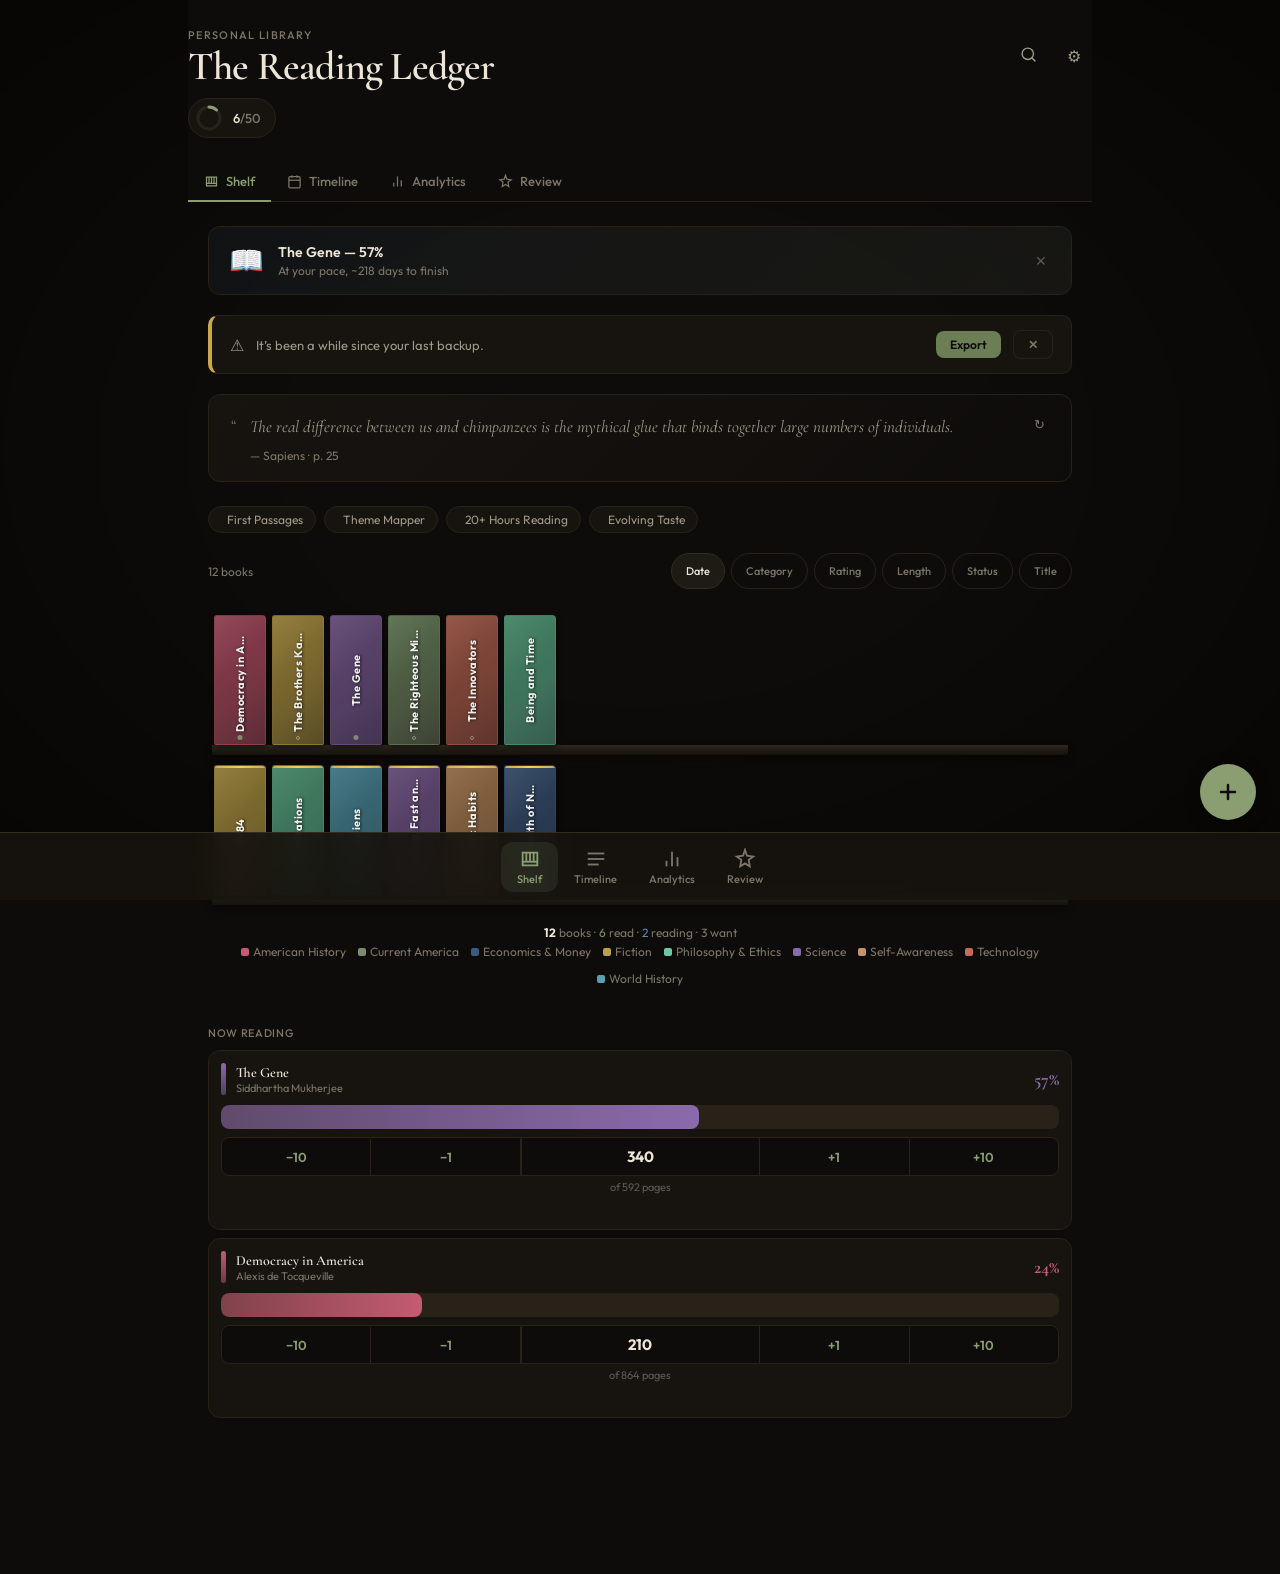
<file: index.html>
<!DOCTYPE html>
<html lang="en">
<head>
<meta charset="UTF-8">
<meta name="viewport" content="width=device-width, initial-scale=1.0, user-scalable=no">
<meta name="theme-color" content="#0E0C0A">
<meta name="apple-mobile-web-app-capable" content="yes">
<meta name="apple-mobile-web-app-status-bar-style" content="black-translucent">
<meta name="apple-mobile-web-app-title" content="Reading Ledger">
<link rel="manifest" href="manifest.json">
<link rel="icon" type="image/png" sizes="192x192" href="icon-192.png">
<link rel="apple-touch-icon" href="icon-192.png">
<title>The Reading Ledger</title>
<link href="https://fonts.googleapis.com/css2?family=Cormorant+Garamond:ital,wght@0,400;0,500;0,600;0,700;1,400;1,500&family=Outfit:wght@300;400;500;600&display=swap" rel="stylesheet">
<link rel="stylesheet" href="css/styles.css">
</head>
<body>
<div id="app"><div class="container">
<header><div class="hdr-row"><div><p class="hdr-label">Personal Library</p><h1 class="hdr-title">The Reading Ledger</h1><div class="hdr-pills" id="hdrPills"></div></div><div class="hdr-right"><button class="btn-search" id="btnSearch" title="Search"><svg width="17" height="17" viewBox="0 0 24 24" fill="none" stroke="currentColor" stroke-width="2" stroke-linecap="round"><circle cx="11" cy="11" r="8"/><line x1="21" y1="21" x2="16.65" y2="16.65"/></svg></button><button class="btn-settings" id="btnSettings" title="Settings">&#9881;</button></div></div>
<div class="search-bar" id="searchBar" style="display:none"><input id="searchInput" placeholder="Search titles, authors, themes, notes..."></div>
<nav class="tabs" id="navTabs">
<button class="active" data-tab="shelf"><svg viewBox="0 0 24 24" fill="none" stroke="currentColor" stroke-width="2"><path d="M4 19V5h16v14H4z"/><path d="M4 15h16"/><path d="M8 5v10"/><path d="M12 5v10"/><path d="M16 5v10"/></svg> Shelf</button>
<button data-tab="timeline"><svg viewBox="0 0 24 24" fill="none" stroke="currentColor" stroke-width="2"><rect x="3" y="4" width="18" height="18" rx="2"/><line x1="16" y1="2" x2="16" y2="6"/><line x1="8" y1="2" x2="8" y2="6"/><line x1="3" y1="10" x2="21" y2="10"/></svg> Timeline</button>
<button data-tab="analytics"><svg viewBox="0 0 24 24" fill="none" stroke="currentColor" stroke-width="2"><line x1="18" y1="20" x2="18" y2="10"/><line x1="12" y1="20" x2="12" y2="4"/><line x1="6" y1="20" x2="6" y2="14"/></svg> Analytics</button>
<button data-tab="review"><svg viewBox="0 0 24 24" fill="none" stroke="currentColor" stroke-width="2"><path d="M12 2l2.09 6.26L21 9.27l-5 3.64L17.18 20 12 16.77 6.82 20 8 12.91l-5-3.64 6.91-1.01z"/></svg> Review</button>
</nav></header>
<div class="content"><div class="view active" id="viewShelf"></div><div class="view" id="viewTimeline"></div><div class="view" id="viewAnalytics"></div><div class="view" id="viewReview"></div></div>
</div></div>
<div class="detail-view" id="detailView"></div>
<div class="modal-overlay" id="formModal"><div class="modal" id="formPanel"></div></div>
<div class="modal-overlay" id="settingsModal"><div class="modal" id="settingsPanel"></div></div>
<div class="confirm-overlay" id="confirmOverlay"><div class="confirm-box"><h3 id="confirmTitle"></h3><p id="confirmMsg"></p><div class="confirm-btns"><button class="cbtn-cancel" id="confirmCancel">Cancel</button><button class="cbtn-ok" id="confirmOk">Delete</button></div></div></div>
<div class="confirm-overlay" id="importOverlay"><div class="confirm-box"><h3>Import Library</h3><p>How would you like to import?</p><div class="confirm-btns"><button class="cbtn-cancel" id="importMerge">Merge</button><button class="cbtn-ok" id="importReplace" style="background:var(--accent);color:#0E0C0A">Replace</button></div></div></div>
<input type="file" id="importFile" accept=".json" style="display:none">
<nav class="bottom-nav" id="bottomNav">
<button class="active" data-tab="shelf"><svg viewBox="0 0 24 24" fill="none" stroke="currentColor" stroke-width="2"><path d="M4 19V5h16v14H4z"/><path d="M4 15h16"/><path d="M8 5v10"/><path d="M12 5v10"/><path d="M16 5v10"/></svg><span>Shelf</span></button>
<button data-tab="timeline"><svg viewBox="0 0 24 24" fill="none" stroke="currentColor" stroke-width="2"><line x1="3" y1="6" x2="21" y2="6"/><line x1="3" y1="12" x2="21" y2="12"/><line x1="3" y1="18" x2="15" y2="18"/></svg><span>Timeline</span></button>
<button data-tab="analytics"><svg viewBox="0 0 24 24" fill="none" stroke="currentColor" stroke-width="2"><line x1="18" y1="20" x2="18" y2="10"/><line x1="12" y1="20" x2="12" y2="4"/><line x1="6" y1="20" x2="6" y2="14"/></svg><span>Analytics</span></button>
<button data-tab="review"><svg viewBox="0 0 24 24" fill="none" stroke="currentColor" stroke-width="2"><path d="M12 2l2.09 6.26L21 9.27l-5 3.64L17.18 20 12 16.77 6.82 20 8 12.91l-5-3.64 6.91-1.01z"/></svg><span>Review</span></button>
</nav>
<button class="fab" id="fab" title="Add Book"><svg viewBox="0 0 24 24" fill="none" stroke="currentColor" stroke-width="2.5" stroke-linecap="round"><line x1="12" y1="5" x2="12" y2="19"/><line x1="5" y1="12" x2="19" y2="12"/></svg></button>
<div class="qa-toast" id="qaToast"></div>
<script>
// Global error handler — shows errors visually during development
window.onerror = function(msg, src, line, col, err) {
  const el = document.createElement('div');
  el.style.cssText = 'position:fixed;top:0;left:0;right:0;padding:12px 16px;background:#C45B5B;color:#fff;font-family:Outfit,sans-serif;font-size:12px;z-index:9999;white-space:pre-wrap';
  el.textContent = `Error: ${msg}\n${src}:${line}:${col}`;
  document.body.prepend(el);
  setTimeout(() => el.remove(), 10000);
};
</script>
<script src="js/data.js"></script>
<script src="js/helpers.js"></script>
<script src="js/shelf.js"></script>
<script src="js/timeline.js"></script>
<script src="js/insights.js"></script>
<script src="js/analytics.js"></script>
<script src="js/detail.js"></script>
<script src="js/app.js"></script>
<script>if('serviceWorker' in navigator)navigator.serviceWorker.register('sw.js')</script>
</body>
</html>
</file>
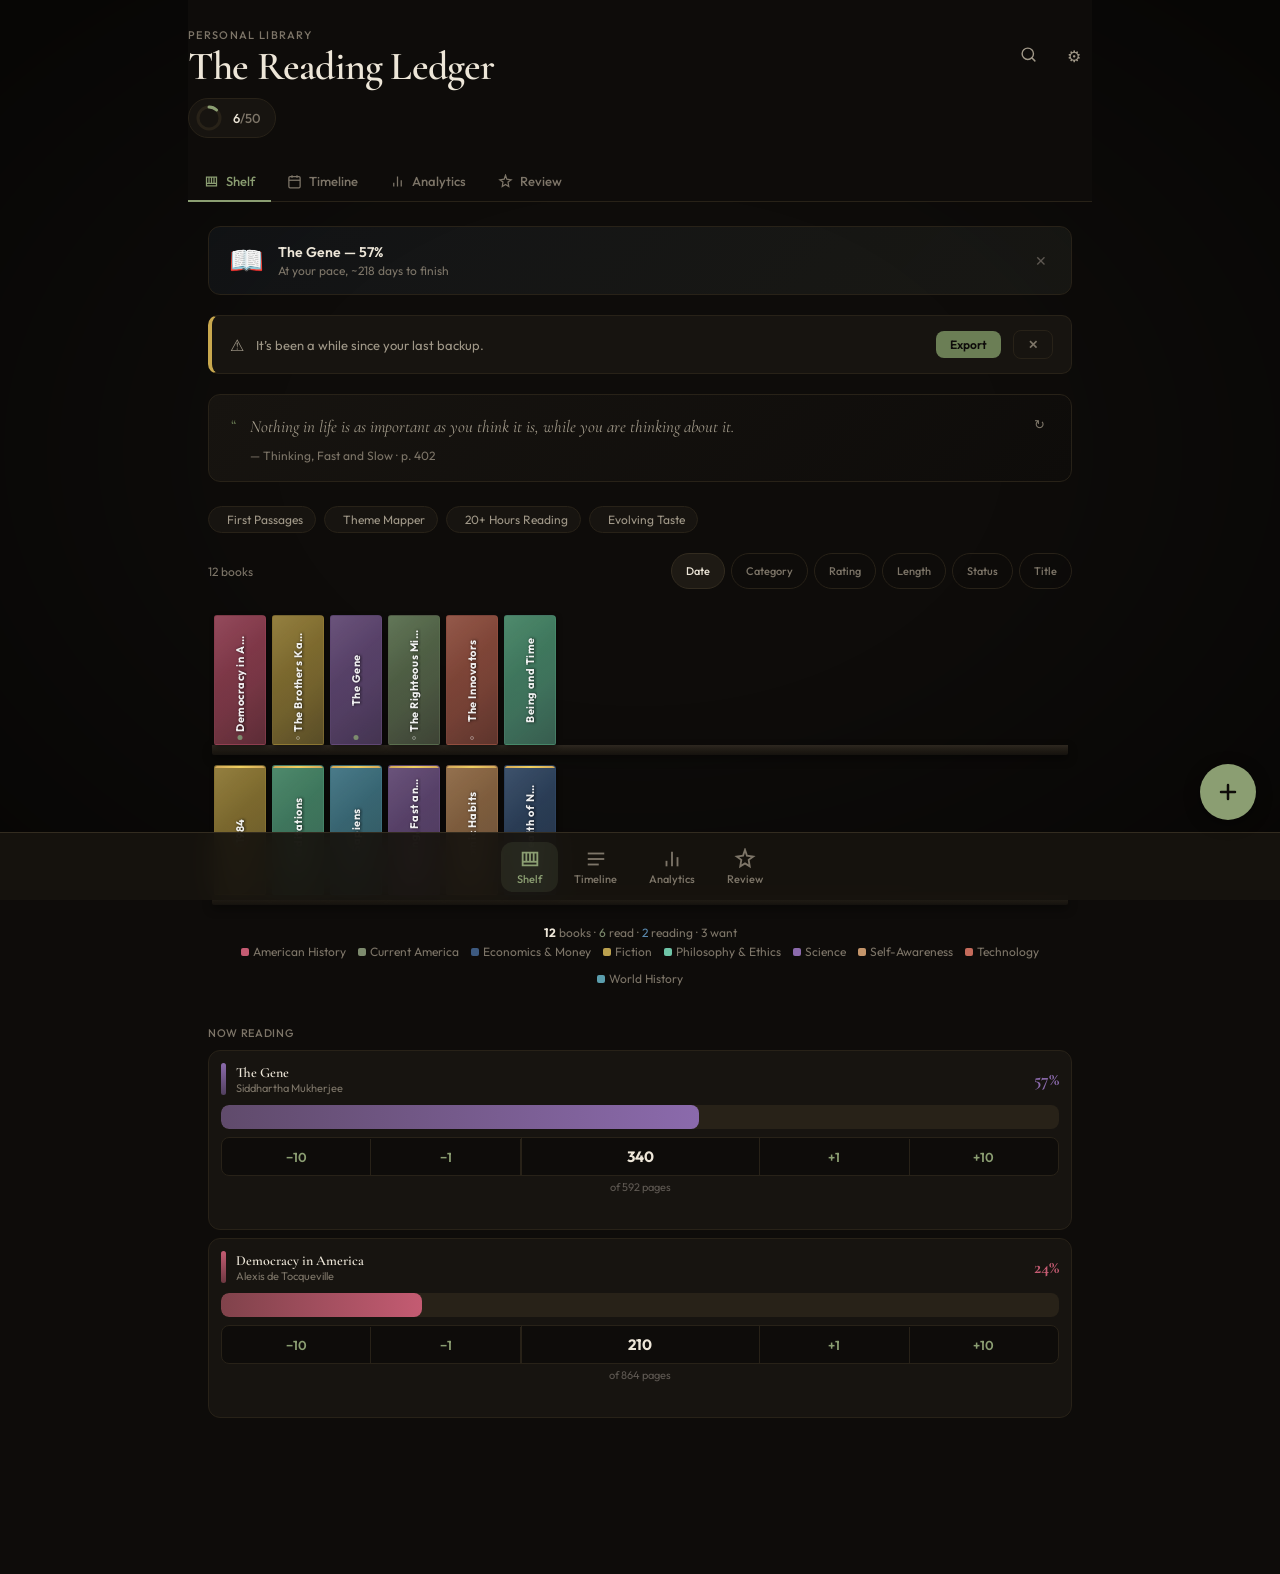
<file: dist.html>
<!DOCTYPE html>
<html lang="en">
<head>
<meta charset="UTF-8">
<meta name="viewport" content="width=device-width, initial-scale=1.0, user-scalable=no">
<meta name="theme-color" content="#0E0C0A">
<meta name="apple-mobile-web-app-capable" content="yes">
<meta name="apple-mobile-web-app-status-bar-style" content="black-translucent">
<meta name="apple-mobile-web-app-title" content="Reading Ledger">
<link rel="manifest" href="manifest.json">
<link rel="icon" type="image/png" sizes="192x192" href="icon-192.png">
<link rel="apple-touch-icon" href="icon-192.png">
<title>The Reading Ledger</title>
<link href="https://fonts.googleapis.com/css2?family=Cormorant+Garamond:ital,wght@0,400;0,500;0,600;0,700;1,400;1,500&family=Outfit:wght@300;400;500;600&display=swap" rel="stylesheet">
<link rel="stylesheet" href="css/styles.css">
<style>
*,*::before,*::after{box-sizing:border-box;margin:0;padding:0}html,body{height:100%}
input[type=number]::-webkit-inner-spin-button,input[type=number]::-webkit-outer-spin-button{-webkit-appearance:none;margin:0}input[type=number]{-moz-appearance:textfield}
body{font-family:'Cormorant Garamond',Georgia,serif;background:#0E0C0A;color:#EDE6D8;overflow-x:hidden}
body::before{content:'';position:fixed;inset:0;z-index:0;pointer-events:none;background:radial-gradient(ellipse at center, transparent 40%, rgba(0,0,0,0.5) 100%)}
body>*{position:relative;z-index:1}
:root{--bg:#0E0C0A;--surface:#171410;--surfaceH:#1E1A14;--border:#282218;--borderL:#332C20;--accent:#8B9E72;--accentDim:#6B7E55;--accentGlow:rgba(139,158,114,0.12);--text:#EDE6D8;--textM:#A09888;--textD:#7D7568;--textDD:#5E5852;--danger:#C45B5B;--gold:#C9A84E;--green:#7D8B6E;--blue:#5B8AB0;--ui:'Outfit',sans-serif;--serif:'Cormorant Garamond',Georgia,serif;--max:960px}
.container{max-width:var(--max);margin:0 auto;padding:0 28px}
header{padding:28px 0 0;position:sticky;top:0;z-index:40;background:var(--bg)}
.hdr-row{display:flex;justify-content:space-between;align-items:flex-start}.hdr-label{font-family:var(--ui);font-size:11px;color:var(--textD);margin:0 0 4px;letter-spacing:0.12em;text-transform:uppercase;font-weight:500}.hdr-title{font-size:40px;font-weight:600;letter-spacing:-0.02em;line-height:1;margin:0}.hdr-pills{display:flex;align-items:center;gap:14px;margin-top:12px;flex-wrap:wrap}
.goal-pill{display:flex;align-items:center;gap:10px;background:var(--surface);border-radius:100px;padding:5px 14px 5px 6px;border:1px solid var(--border)}.goal-pill-text{font-family:var(--ui);font-size:13px;font-weight:500}.goal-pill-text span{color:var(--textD)}
.streak-pill{display:flex;align-items:center;gap:5px;font-family:var(--ui);font-size:12px;color:var(--gold)}
.hdr-right{display:flex;gap:8px;align-items:center;margin-top:8px}
.btn-search,.btn-settings{background:none;border:1px solid transparent;border-radius:8px;padding:9px 10px;cursor:pointer;color:var(--textM);font-size:16px;transition:all 0.2s}.btn-search.active{background:var(--surfaceH);border-color:var(--borderL)}.btn-settings:hover{background:var(--surfaceH);color:var(--text)}
.search-bar{margin-top:16px}.search-bar input{width:100%;background:var(--surface);border:1px solid var(--border);border-radius:10px;padding:11px 16px;color:var(--text);font-family:var(--ui);font-size:14px;outline:none}.search-bar input:focus{border-color:var(--accent)}.search-bar input::placeholder{color:var(--textD)}
nav.tabs{display:flex;gap:0;margin-top:24px;border-bottom:1px solid var(--border)}nav.tabs button{background:none;border:none;font-family:var(--ui);font-size:13px;font-weight:500;cursor:pointer;padding:11px 16px;display:flex;align-items:center;gap:7px;color:var(--textD);border-bottom:2px solid transparent;margin-bottom:-1px;transition:all 0.2s}nav.tabs button.active{color:var(--accent);border-bottom-color:var(--accent)}nav.tabs button:hover:not(.active){color:var(--textM)}nav.tabs button svg{width:15px;height:15px}
.bottom-nav{position:fixed;bottom:0;left:0;right:0;height:64px;padding-bottom:env(safe-area-inset-bottom);background:rgba(23,20,15,0.92);backdrop-filter:blur(12px);border-top:1px solid var(--borderL);z-index:50;display:flex;align-items:center;justify-content:center}.bottom-nav button{background:none;border:none;color:var(--textD);cursor:pointer;display:flex;flex-direction:column;align-items:center;gap:2px;padding:6px 16px;border-radius:12px;transition:all 0.2s;min-width:56px}.bottom-nav button svg{width:20px;height:20px}.bottom-nav button span{font-family:var(--ui);font-size:11px;font-weight:500}.bottom-nav button.active{color:var(--accent);background:var(--accentGlow)}.bottom-nav button:hover:not(.active){color:var(--textM)}.bottom-nav.hidden{display:none}
.content{padding:24px 20px 140px;max-width:var(--max);margin:0 auto}.view{display:none;opacity:0;transform:translateY(6px);transition:opacity 200ms,transform 200ms}.view.active{display:block;opacity:1;transform:translateY(0)}

/* Shelf */
.shelf-header{display:flex;justify-content:space-between;align-items:center;margin-bottom:16px}.shelf-count{font-family:var(--ui);font-size:12px;color:var(--textD)}
.sort-bar{display:flex;gap:6px;overflow-x:auto;scrollbar-width:none}.sort-bar::-webkit-scrollbar{display:none}.sort-pill{background:none;border:1px solid var(--border);border-radius:100px;padding:4px 12px;font-family:var(--ui);font-size:11px;color:var(--textD);cursor:pointer;font-weight:500;white-space:nowrap;transition:all 0.15s}.sort-pill.active{background:var(--surfaceH);border-color:var(--borderL);color:var(--text)}
.shelf-row-wrap{position:relative}.shelf-spines{display:flex;align-items:flex-end;gap:4px;padding:10px 6px 0;min-height:100px;flex-wrap:wrap}
.spine{position:relative;border-radius:3px 4px 2px 2px;cursor:pointer;overflow:hidden;flex-shrink:0;display:flex;flex-direction:column;align-items:center;justify-content:center;transition:transform 0.2s cubic-bezier(0.34,1.56,0.64,1),box-shadow 0.2s}.spine:hover{transform:translateY(-6px);box-shadow:2px 6px 14px rgba(0,0,0,0.5);filter:brightness(1.12)}
@keyframes spineUp{from{opacity:0;transform:translateY(18px)}to{opacity:1;transform:translateY(0)}}.spine{animation:spineUp 350ms cubic-bezier(0.23,1,0.32,1) backwards}.spine:nth-child(1){animation-delay:0ms}.spine:nth-child(2){animation-delay:50ms}.spine:nth-child(3){animation-delay:100ms}.spine:nth-child(4){animation-delay:150ms}.spine:nth-child(5){animation-delay:200ms}.spine:nth-child(6){animation-delay:250ms}
.spine .sheen{position:absolute;inset:0;background:linear-gradient(135deg,rgba(255,255,255,0.08) 0%,transparent 40%,transparent 60%,rgba(0,0,0,0.1) 100%);pointer-events:none}.spine .gold-top{position:absolute;top:0;left:0;right:0;height:2px;background:linear-gradient(90deg,#D4A85A,#F0D060,#D4A85A);border-radius:3px 3px 0 0;z-index:2}.spine .reading-dot{position:absolute;bottom:4px;left:50%;transform:translateX(-50%);width:5px;height:5px;border-radius:50%;background:#7D8B6E;z-index:2;animation:dotPulse 2s ease-in-out infinite}@keyframes dotPulse{0%,100%{box-shadow:0 0 2px #7D8B6E}50%{box-shadow:0 0 6px #7D8B6E,0 0 10px rgba(125,139,110,0.4)}}.spine .want-mark{position:absolute;bottom:4px;left:50%;transform:translateX(-50%);width:4px;height:4px;border-radius:50%;border:1px solid rgba(255,255,255,0.35);z-index:2}
.spine-title{writing-mode:vertical-rl;text-orientation:mixed;transform:rotate(180deg);font-family:var(--ui);font-size:11px;font-weight:700;letter-spacing:0.05em;overflow:hidden;text-overflow:ellipsis;white-space:nowrap;text-shadow:0 1px 3px rgba(0,0,0,0.8);padding:3px 0}
.shelf-board{height:10px;background:linear-gradient(180deg,#2E2820,#241F18,#1C1812,#15120E);border-radius:0 0 2px 2px;box-shadow:0 4px 10px rgba(0,0,0,0.4);margin:0 4px}
.shelf-footer{text-align:center;padding:20px 0;font-family:var(--ui);font-size:12px;color:var(--textD)}.shelf-footer-legend{display:flex;justify-content:center;gap:12px;flex-wrap:wrap;margin-top:4px}.shelf-footer-legend-item{display:flex;align-items:center;gap:4px}.shelf-footer-legend-dot{width:8px;height:8px;border-radius:2px}

/* Tooltip */

/* Now Reading */
.nr-section{margin-top:20px}.nr-section-title{font-family:var(--ui);font-size:11px;color:var(--textD);text-transform:uppercase;letter-spacing:0.06em;font-weight:500;margin-bottom:10px}.nr-card{background:var(--surface);border:1px solid var(--border);border-radius:12px;padding:12px;margin-bottom:8px}.nr-card-header{display:flex;align-items:center;gap:10px;margin-bottom:10px}.nr-card-accent{width:5px;height:32px;border-radius:3px;flex-shrink:0}.nr-card-info{flex:1;min-width:0}.nr-card-title{font-size:14px;font-weight:600;overflow:hidden;text-overflow:ellipsis;white-space:nowrap;cursor:pointer}.nr-card-title:hover{color:var(--accent)}.nr-card-author{font-family:var(--ui);font-size:11px;color:var(--textD)}.nr-card-pct{font-size:18px;font-weight:700;flex-shrink:0}.nr-bar{height:24px;background:var(--border);border-radius:8px;position:relative;cursor:pointer;overflow:hidden;margin-bottom:8px}.nr-bar-fill{position:absolute;left:0;top:0;bottom:0;border-radius:8px;transition:width 0.3s}.nr-bar-label{position:absolute;inset:0;display:flex;align-items:center;justify-content:center;font-family:var(--ui);font-size:11px;font-weight:600;color:#fff;text-shadow:0 1px 3px rgba(0,0,0,0.6)}

@keyframes slideUp{from{opacity:0;transform:translateY(8px)}to{opacity:1;transform:translateY(0)}}

/* Quote Banner */
.quote-banner{background:linear-gradient(135deg,var(--surface),var(--bg));border:1px solid var(--border);border-radius:12px;padding:18px 22px;margin-bottom:24px;display:flex;gap:14px;align-items:flex-start}.quote-banner-text{flex:1;font-size:17px;font-style:italic;line-height:1.6;color:var(--textM)}.quote-banner-src{font-family:var(--ui);font-size:12px;color:var(--textD);margin-top:8px;font-style:normal}.quote-refresh{background:none;border:none;color:var(--textD);cursor:pointer;padding:4px}.quote-refresh:hover{color:var(--accent)}
.milestones{display:flex;gap:8px;margin-bottom:20px;flex-wrap:wrap}.milestone{font-family:var(--ui);font-size:12px;padding:5px 12px;border-radius:100px;background:var(--surface);border:1px solid var(--border);color:var(--textM);display:flex;align-items:center;gap:6px}
.backup-banner{background:var(--surface);border:1px solid var(--border);border-left:4px solid var(--gold);border-radius:10px;padding:14px 18px;margin-bottom:20px;display:flex;align-items:center;gap:12px;font-family:var(--ui);font-size:13px;color:var(--textM)}.backup-banner button{border-radius:8px;padding:6px 14px;font-family:var(--ui);font-size:12px;font-weight:600;cursor:pointer;border:none;flex-shrink:0}.backup-banner .bb-export{background:var(--accentDim);color:var(--bg)}.backup-banner .bb-dismiss{background:none;color:var(--textD);border:1px solid var(--border)}

/* FAB */
.fab{position:fixed;bottom:76px;right:24px;width:56px;height:56px;border-radius:50%;background:var(--accent);color:var(--bg);border:none;cursor:pointer;box-shadow:0 4px 16px rgba(0,0,0,0.4);z-index:51;display:flex;align-items:center;justify-content:center;transition:transform 0.2s}.fab:hover{transform:scale(1.08)}.fab:active{transform:scale(0.95)}.fab svg{width:24px;height:24px}.fab.hidden{display:none}

/* Timeline */
.tl-section-title{font-size:18px;font-weight:600;color:var(--text);margin:0 0 18px}.tl-empty{font-family:var(--ui);font-size:13px;color:var(--textD);text-align:center;padding:48px 20px;font-style:italic;border:1px dashed var(--border);border-radius:12px}.tl-divider{border:none;border-top:1px solid var(--border);margin:40px 0}
/* Focus Hero */
.tlf-wrap{text-align:center;padding:10px 0 0}.tlf-nav{display:flex;align-items:center;justify-content:center;gap:16px;margin-bottom:20px}.tlf-nav-btn{background:none;border:1px solid var(--border);border-radius:50%;width:36px;height:36px;color:var(--textM);cursor:pointer;font-size:16px;display:flex;align-items:center;justify-content:center}.tlf-nav-btn:hover{border-color:var(--accent);color:var(--accent)}.tlf-nav-count{font-family:var(--ui);font-size:12px;color:var(--textD)}
.tlf-ring{position:relative;display:inline-block;margin:0 auto 16px}.tlf-ring-inner{position:absolute;inset:0;display:flex;flex-direction:column;align-items:center;justify-content:center}.tlf-ring-pct{font-size:36px;font-weight:700;line-height:1}.tlf-ring-pages{font-family:var(--ui);font-size:13px;color:var(--textD);margin-top:2px}.tlf-title{font-size:22px;font-weight:600;margin:0 0 4px;cursor:pointer}.tlf-title:hover{color:var(--accent)}.tlf-author{font-family:var(--ui);font-size:14px;color:var(--textM);margin:0 0 16px}
.tlf-last{background:var(--surface);border:1px solid var(--border);border-radius:10px;padding:12px 16px;margin:0 auto 16px;max-width:340px;display:flex;align-items:center;gap:14px;text-align:left}.tlf-last-icon{font-size:20px;flex-shrink:0}.tlf-last-body{flex:1}.tlf-last-label{font-family:var(--ui);font-size:11px;color:var(--textD);text-transform:uppercase;letter-spacing:0.06em;font-weight:500}.tlf-last-detail{font-family:var(--ui);font-size:14px;color:var(--text);font-weight:500;margin-top:2px}.tlf-last-sub{font-family:var(--ui);font-size:11px;color:var(--textD);margin-top:1px}

.tlf-timer{margin:20px auto 0;max-width:300px}.tlf-timer-display{display:block;font-family:var(--ui);font-size:48px;font-weight:600;color:var(--accent);letter-spacing:0.05em;line-height:1;margin-bottom:12px;font-variant-numeric:tabular-nums}.tlf-timer-btns{display:flex;gap:8px;justify-content:center}.tlf-tbtn{border:none;border-radius:8px;padding:10px 24px;font-family:var(--ui);font-size:14px;font-weight:600;cursor:pointer;transition:all 0.2s}.tlf-tbtn.start{background:var(--green);color:#EDE6D8}.tlf-tbtn.pause{background:var(--gold);color:var(--bg)}.tlf-tbtn.resume{background:var(--green);color:#EDE6D8}.tlf-tbtn.stop{background:var(--danger);color:#fff}
.tlf-session-form{max-width:320px;margin:16px auto 0;background:var(--surface);border:1px solid var(--border);border-radius:10px;padding:16px;text-align:left}

/* Progress Lanes */

/* Streak Ring */
.streak-section{background:var(--surface);border:1px solid var(--border);border-radius:14px;padding:20px}
.streak-section-title{font-family:var(--ui);font-size:13px;font-weight:600;margin-bottom:16px}
.sr-row{display:flex;align-items:center;gap:20px}
.sr-ring-wrap{position:relative;flex-shrink:0}
.sr-ring-inner{position:absolute;inset:0;display:flex;flex-direction:column;align-items:center;justify-content:center}
.sr-ring-num{font-family:var(--ui);font-size:28px;font-weight:700;color:var(--accent);line-height:1}
.sr-ring-label{font-family:var(--ui);font-size:11px;color:var(--textD);text-transform:uppercase;letter-spacing:0.06em;margin-top:2px}
.sr-details{flex:1}
.sr-detail{display:flex;justify-content:space-between;align-items:center;padding:8px 0;border-bottom:1px solid var(--border)}
.sr-detail:last-child{border-bottom:none}
.sr-detail-label{font-family:var(--ui);font-size:12px;color:var(--textM)}
.sr-detail-val{font-family:var(--ui);font-size:14px;font-weight:600;color:var(--text)}
.sr-detail-val.accent{color:var(--accent)}
.sr-this-week{display:flex;gap:4px;margin-top:16px;padding-top:14px;border-top:1px solid var(--border)}
.sr-tw-day{flex:1;height:8px;border-radius:4px;background:var(--bg);border:1px solid var(--border)}
.sr-tw-day.read{background:var(--accent);border-color:var(--accent)}
.sr-tw-day.today{box-shadow:0 0 0 1px var(--text)}
.sr-tw-labels{display:flex;gap:4px;margin-top:4px}
.sr-tw-label{flex:1;text-align:center;font-family:var(--ui);font-size:11px;color:var(--textDD)}
/* Weekly Summary */

/* Feed */
.tl-feed-day{margin-bottom:24px}.tl-feed-day-label{font-family:var(--ui);font-size:11px;font-weight:500;color:var(--textDD);letter-spacing:0.04em;margin-bottom:10px}.tl-feed-day-label strong{color:var(--textD);font-weight:600}
.tl-fi{display:flex;align-items:flex-start;gap:10px;padding:8px 0 8px 14px;border-left:2px solid var(--border);margin-left:4px;cursor:pointer;position:relative;opacity:0;animation:fiIn 250ms ease forwards}@keyframes fiIn{from{opacity:0;transform:translateX(-8px)}to{opacity:1;transform:translateX(0)}}.tl-fi:hover{border-left-color:var(--accent)}.tl-fi.session{border-left-color:var(--accentDim)}.tl-fi.finish{border-left-color:var(--green);background:var(--surface);border-radius:0 10px 10px 0;padding:12px 14px;margin-bottom:4px}.tl-fi.start{border-left-color:var(--blue)}.tl-fi.quote{border-left-color:var(--gold)}.tl-fi::before{content:'';position:absolute;left:-5px;top:12px;width:8px;height:8px;border-radius:50%;background:var(--border);border:2px solid var(--bg)}.tl-fi.session::before{background:var(--accentDim)}.tl-fi.finish::before{background:var(--green)}.tl-fi.start::before{background:var(--blue)}.tl-fi.quote::before{background:var(--gold)}.tl-fi-body{flex:1;min-width:0}.tl-fi-text{font-family:var(--ui);font-size:13px;color:var(--textM);line-height:1.4;margin:0}.tl-fi-text strong{color:var(--text);font-weight:500}.tl-fi-text .pg{color:var(--accent);font-weight:600}.tl-fi-sub{font-family:var(--ui);font-size:11px;color:var(--textDD);margin-top:2px}.tl-fi-stars{color:var(--gold);font-size:12px;margin-top:2px}.tl-fi-quote{margin-top:6px;padding:8px 12px;border-left:2px solid rgba(212,168,90,0.4);font-size:14px;font-style:italic;color:var(--textD);line-height:1.5;background:rgba(212,168,90,0.03);border-radius:0 8px 8px 0}
/* Up Next */
.tl-next{background:linear-gradient(135deg,rgba(46,68,96,0.12),rgba(139,158,114,0.06));border:1px solid var(--border);border-radius:14px;padding:20px 24px}.tl-next-header{display:flex;align-items:center;gap:10px;margin-bottom:14px}.tl-next-icon{font-size:20px}.tl-next-title{font-family:var(--ui);font-size:13px;font-weight:600}
.tl-next-card{display:flex;align-items:center;gap:14px;background:var(--surface);border:1px solid var(--border);border-radius:10px;padding:14px;cursor:pointer;transition:border-color 0.2s}.tl-next-card:hover{border-color:var(--accent)}.tl-next-spine{width:10px;height:50px;border-radius:3px;flex-shrink:0}.tl-next-info{flex:1;min-width:0}.tl-next-book-title{font-family:var(--ui);font-size:14px;font-weight:500}.tl-next-author{font-family:var(--ui);font-size:11px;color:var(--textD);margin-top:2px}.tl-next-meta{font-family:var(--ui);font-size:11px;color:var(--textDD);margin-top:4px}.tl-next-meta .rec{color:var(--accent)}.tl-next-start{background:var(--blue);color:#EDE6D8;border:none;border-radius:8px;padding:8px 18px;font-family:var(--ui);font-size:12px;font-weight:600;cursor:pointer;flex-shrink:0}
/* Gantt */

.tls-show-more{display:block;margin:12px auto 0;background:none;border:1px solid var(--border);border-radius:8px;padding:8px 24px;font-family:var(--ui);font-size:12px;color:var(--textD);cursor:pointer}

/* Analytics */
.mini-stats{display:grid;grid-template-columns:repeat(auto-fit,minmax(140px,1fr));gap:16px;margin-bottom:28px}.mini-stat{background:var(--surface);border-radius:10px;padding:14px 16px;border:1px solid var(--border)}.mini-stat-label{font-family:var(--ui);font-size:11px;color:var(--textD);text-transform:uppercase;letter-spacing:0.06em;font-weight:500;margin-bottom:4px}.mini-stat-value{font-size:24px;font-weight:600;line-height:1}.mini-stat-sub{font-family:var(--ui);font-size:11px;color:var(--textD);margin-top:2px}
.panel{background:var(--surface);border-radius:12px;padding:24px;border:1px solid var(--border);margin-bottom:28px}.panel-title{font-size:19px;font-weight:500;font-style:italic;margin:0 0 16px}.panel-empty{font-family:var(--ui);font-size:13px;color:var(--textD);text-align:center;padding:36px 20px;font-style:italic;border:1px dashed var(--border);border-radius:10px}
.progress-row{display:flex;align-items:center;gap:16px}.progress-track{flex:1;background:var(--border);border-radius:100px;height:12px;overflow:hidden}.progress-fill{height:100%;border-radius:100px;background:linear-gradient(90deg,var(--accentDim),var(--accent));transition:width 1s}.progress-pct{font-family:var(--ui);font-size:22px;font-weight:600;color:var(--accent);min-width:50px;text-align:right}
.pie-row{display:flex;align-items:center;gap:28px;flex-wrap:wrap}.pie-wrap{width:170px;height:170px;flex-shrink:0}.pie-wrap canvas{width:100%;height:100%}.cat-legend{display:flex;flex-direction:column;gap:6px;flex:1}.cat-legend-item{display:flex;align-items:center;gap:10px}.cat-legend-dot{width:10px;height:10px;border-radius:2px;flex-shrink:0}.cat-legend-name{font-family:var(--ui);font-size:13px;color:var(--textM);flex:1}.cat-legend-count{font-family:var(--ui);font-size:13px;color:var(--textD);font-weight:500}.cat-legend-bar{width:60px;height:4px;border-radius:2px;background:var(--border);overflow:hidden}.cat-legend-bar-fill{height:100%;border-radius:2px}
canvas

.goal-panel-section{margin-top:20px}.goal-panel-section-title{font-family:var(--ui);font-size:12px;color:var(--textD);text-transform:uppercase;letter-spacing:0.08em;font-weight:500;margin-bottom:10px}
.challenge-card{background:var(--bg);border:1px solid var(--border);border-radius:10px;padding:12px 14px;margin-bottom:8px;position:relative}.challenge-label{font-family:var(--ui);font-size:13px;font-weight:600;color:var(--text);margin-bottom:4px}.challenge-meta{font-family:var(--ui);font-size:11px;color:var(--textD);margin-bottom:6px}.challenge-progress-bar{height:6px;background:var(--border);border-radius:3px;overflow:hidden}.challenge-progress-fill{height:100%;border-radius:3px;background:linear-gradient(90deg,var(--accentDim),var(--accent));transition:width 0.5s}.challenge-pct{font-family:var(--ui);font-size:11px;color:var(--accent);margin-top:2px;text-align:right}.challenge-del{position:absolute;top:8px;right:10px;background:none;border:none;color:var(--textD);cursor:pointer;font-size:14px}.challenge-del:hover{color:var(--danger)}.challenge-done{border-left:3px solid var(--green)}
.goal-cat-grid{display:grid;grid-template-columns:1fr 1fr;gap:8px;margin-top:8px}.goal-cat-item{display:flex;align-items:center;gap:8px;font-family:var(--ui);font-size:12px;color:var(--textM)}.goal-cat-item input{width:50px;padding:4px 6px;border:1px solid var(--border);border-radius:6px;background:var(--surface);color:var(--text);font-family:var(--ui);font-size:12px;outline:none;text-align:center}

/* Year in Review */
.yr-hero{background:linear-gradient(135deg,var(--surface),#161814);border:1px solid var(--border);border-radius:16px;padding:36px 32px;text-align:center;position:relative;overflow:hidden;margin-bottom:20px}.yr-hero-glow{position:absolute;inset:0;background:radial-gradient(ellipse at 50% 80%,rgba(139,158,114,0.25),transparent 65%);pointer-events:none;animation:heroGlow 4s ease-in-out infinite alternate}@keyframes heroGlow{from{opacity:0.7}to{opacity:1}}.yr-hero-label{font-family:var(--ui);font-size:11px;color:var(--textD);letter-spacing:0.12em;text-transform:uppercase;font-weight:500;position:relative}.yr-hero-num{font-size:64px;font-weight:700;color:var(--accent);line-height:1;position:relative;margin-top:8px}.yr-hero-sub{font-family:var(--ui);font-size:14px;color:var(--textM);margin-top:4px;position:relative}.yr-hero-pages{font-family:var(--ui);font-size:13px;color:var(--textD);margin-top:8px;position:relative}

/* Detail */
.detail-view{display:none;min-height:100vh;background:var(--bg);opacity:0;transform:translateY(40px)}.detail-view.active{display:block;animation:detailIn 300ms cubic-bezier(0.23,1,0.32,1) forwards}@keyframes detailIn{from{opacity:0;transform:translateY(40px)}to{opacity:1;transform:translateY(0)}}.detail-banner{position:relative;min-height:180px;display:flex;flex-direction:column;justify-content:flex-end;overflow:hidden}.detail-banner::after{content:'';position:absolute;inset:0;background:linear-gradient(180deg,transparent 20%,rgba(14,12,10,0.7) 80%,var(--bg) 100%);pointer-events:none}.detail-banner-bg{position:absolute;inset:0;z-index:-1}.detail-banner-top{display:flex;justify-content:space-between;padding:16px 28px 0;position:relative;z-index:1}.detail-back{background:none;border:none;color:rgba(255,255,255,0.7);cursor:pointer;padding:8px;border-radius:8px;display:flex;align-items:center;gap:6px;font-family:var(--ui);font-size:13px}.detail-back:hover{color:var(--text)}.detail-stars-inline{display:inline-flex;gap:1px}.detail-star-tap{font-size:16px;cursor:pointer;color:var(--textDD);transition:color 0.15s;padding:2px}.detail-star-tap.on{color:var(--gold)}.detail-star-tap:hover{color:var(--gold)}.detail-banner-content{position:relative;z-index:1;padding:20px 28px 24px}.detail-pills{display:flex;align-items:center;gap:10px;margin-bottom:8px}.cat-pill{font-family:var(--ui);font-size:11px;padding:3px 10px;border-radius:100px;font-weight:500;text-transform:uppercase}.status-badge{font-family:var(--ui);font-size:11px;padding:3px 10px;border-radius:100px;font-weight:500;text-transform:uppercase}.status-badge.completed{background:rgba(85,107,74,0.13);color:#7D8B6E}.status-badge.reading{background:rgba(46,68,96,0.13);color:#5B8AB0}.status-badge.want-to-read{background:rgba(122,118,112,0.13);color:#7A7670}.status-badge.abandoned{background:rgba(196,91,91,0.13);color:#C45B5B}.detail-title{font-size:28px;font-weight:600;line-height:1.15;margin:0 0 4px}.detail-author{font-family:var(--ui);font-size:15px;color:var(--textM);margin:0 0 12px}.detail-meta-row{display:flex;gap:16px;flex-wrap:wrap;align-items:center}.detail-meta-item{font-family:var(--ui);font-size:12px;color:var(--textD)}.detail-meta-item strong{color:var(--textM);font-weight:500}.detail-actions{display:flex;gap:8px;margin-top:14px}.dbtn{border-radius:8px;padding:9px 16px;font-family:var(--ui);font-size:13px;font-weight:600;cursor:pointer;display:flex;align-items:center;gap:6px;border:none}.dbtn.green{background:#556B4A;color:#EDE6D8}.dbtn.blue{background:#2E4460;color:#EDE6D8}.dbtn.blue-o{background:none;border:1px solid var(--border);color:#5B8AB0}.dbtn.ghost{background:none;color:var(--textD)}.detail-body{max-width:var(--max);margin:0 auto;padding:0 28px 140px}.detail-section{border-bottom:1px solid var(--border);padding:28px 0}.detail-section:last-child{border-bottom:none}
.detail-section-header{display:flex;justify-content:space-between;align-items:center;margin-bottom:16px}.detail-section-label{font-family:var(--ui);font-size:12px;font-weight:500;letter-spacing:0.06em;text-transform:uppercase;color:var(--textD);display:flex;align-items:center;gap:8px}

.detail-section-actions{display:flex;gap:8px;margin-top:14px}
.rating-row{display:flex;gap:5px}.rbox{width:34px;height:34px;border-radius:6px;border:none;cursor:pointer;font-family:var(--ui);font-size:14px;font-weight:600}.rbox.on{background:var(--accent);color:var(--bg)}.rbox.off{background:var(--border);color:var(--textD)}
.themes-row{display:flex;gap:5px;flex-wrap:wrap;align-items:center}.theme-tag{font-family:var(--ui);font-size:11px;padding:3px 10px;border-radius:100px;background:var(--bg);border:1px solid var(--border);color:var(--textM);display:inline-flex;align-items:center;gap:8px}.theme-tag button{background:none;border:none;color:var(--textD);cursor:pointer;padding:2px 2px 2px 4px;font-size:12px;line-height:1}.theme-input{background:none;border:1px solid var(--border);border-radius:100px;padding:3px 10px;color:var(--text);font-family:var(--ui);font-size:11px;outline:none;width:90px}
.refl-display{font-size:16px;line-height:1.7;color:var(--textM);white-space:pre-wrap}.refl-empty{font-family:var(--ui);font-size:12px;color:var(--textD);font-style:italic}.refl-ta{width:100%;min-height:100px;background:var(--bg);border:1px solid var(--borderL);border-radius:10px;padding:16px;color:var(--text);font-family:var(--serif);font-size:16px;line-height:1.7;resize:vertical;outline:none}.refl-ta:focus{border-color:var(--accent)}.refl-ta.tall{min-height:160px}
.rbtn{border-radius:8px;font-family:var(--ui);font-size:12px;font-weight:600;cursor:pointer;padding:6px 14px;border:none;transition:all 0.2s}.rbtn.save{background:var(--accentDim);color:var(--bg)}.rbtn.cancel{background:none;color:var(--textM);border:1px solid var(--border)}
.detail-star{font-size:14px}.detail-star.filled{color:var(--gold)}.detail-star.empty{color:var(--textDD)}
.quote-item{background:var(--bg);border-radius:10px;padding:14px 18px;border-left:3px solid var(--accentDim);margin-bottom:8px}.quote-text{font-size:15px;font-style:italic;line-height:1.6;color:var(--textM);margin:0}.quote-footer{display:flex;justify-content:space-between;align-items:center;margin-top:6px}.quote-page{font-family:var(--ui);font-size:11px;color:var(--textD)}.quote-del{background:none;border:none;color:var(--textD);cursor:pointer}.quote-del:hover{color:var(--danger)}
.quote-form{background:var(--bg);border:1px solid var(--borderL);border-radius:10px;padding:16px;margin-bottom:12px}.quote-form textarea{width:100%;min-height:70px;background:var(--surface);border:1px solid var(--border);border-radius:8px;padding:12px;color:var(--text);font-family:var(--serif);font-size:15px;line-height:1.6;resize:vertical;outline:none}.quote-form-row{display:flex;gap:8px;margin-top:8px;align-items:center}.quote-form-row input{background:var(--surface);border:1px solid var(--border);border-radius:6px;padding:6px 10px;color:var(--text);font-family:var(--ui);font-size:13px;outline:none;width:70px}

.rec-context{background:var(--surface);border:1px solid var(--border);border-radius:10px;padding:12px 16px;margin-bottom:16px;font-family:var(--ui);font-size:13px;color:var(--textM)}.rec-context .rec-by{color:var(--accent);font-weight:600}.rec-source-pill{display:inline-block;font-size:11px;padding:2px 8px;border-radius:100px;background:var(--border);color:var(--textM);margin-left:8px;font-weight:500}.rec-note{margin-top:6px;font-style:italic;color:var(--textD);font-size:12px}
.session-timer{background:var(--surface);border:1px solid var(--border);border-radius:12px;padding:16px 20px;margin-bottom:16px;text-align:center}.timer-display{font-family:var(--ui);font-size:36px;font-weight:600;color:var(--accent);letter-spacing:0.05em;margin:8px 0;font-variant-numeric:tabular-nums}.timer-label{font-family:var(--ui);font-size:11px;color:var(--textD);text-transform:uppercase;letter-spacing:0.1em;font-weight:500}.timer-btns{display:flex;gap:8px;justify-content:center;margin-top:10px}.timer-btn{border-radius:8px;padding:8px 20px;font-family:var(--ui);font-size:13px;font-weight:600;cursor:pointer;border:none;transition:all 0.2s}.timer-btn.start{background:var(--green);color:#EDE6D8}.timer-btn.pause{background:var(--gold);color:var(--bg)}.timer-btn.stop{background:var(--danger);color:#fff}.timer-btn.log{background:var(--surface);border:1px solid var(--border);color:var(--textM)}
.session-list{margin-top:12px}.session-item{background:var(--bg);border:1px solid var(--border);border-radius:8px;padding:10px 14px;margin-bottom:6px;display:flex;justify-content:space-between;align-items:center}.session-info{flex:1}.session-date{font-family:var(--ui);font-size:12px;font-weight:500;color:var(--text)}.session-detail{font-family:var(--ui);font-size:11px;color:var(--textD);margin-top:2px}.session-notes-preview{font-family:var(--ui);font-size:11px;color:var(--textD);font-style:italic;margin-top:2px;max-width:200px;overflow:hidden;text-overflow:ellipsis;white-space:nowrap}.session-del{background:none;border:none;color:var(--textD);cursor:pointer;font-size:12px;padding:4px}.session-del:hover{color:var(--danger)}
.session-form{background:var(--bg);border:1px solid var(--borderL);border-radius:10px;padding:14px;margin-bottom:12px}

/* Modal */
.modal-overlay{position:fixed;inset:0;display:none;align-items:center;justify-content:center;z-index:999;padding:20px}.modal-overlay.open{display:flex;background:rgba(0,0,0,0.75);backdrop-filter:blur(4px)}.modal{background:var(--bg);border:1px solid var(--border);border-radius:16px;padding:28px;width:100%;max-width:460px;max-height:85vh;overflow-y:auto;animation:modalIn 300ms cubic-bezier(0.23,1,0.32,1) forwards}@keyframes modalIn{from{opacity:0;transform:translateY(20px) scale(0.97)}to{opacity:1;transform:translateY(0) scale(1)}}.modal-header{display:flex;justify-content:space-between;align-items:center;margin-bottom:24px}.modal-header h2{margin:0;font-size:24px}.modal-close{background:none;border:none;color:var(--textD);cursor:pointer;font-size:20px}
.form-stack{display:flex;flex-direction:column;gap:14px}.form-label{font-family:var(--ui);font-size:11px;color:var(--textD);text-transform:uppercase;letter-spacing:0.06em;font-weight:500;margin:0 0 4px}.form-input{background:var(--surface);border:1px solid var(--border);border-radius:8px;padding:10px 14px;color:var(--text);font-family:var(--ui);font-size:14px;outline:none;width:100%}.form-input:focus{border-color:var(--accent)}.form-input::placeholder{color:var(--textD)}select.form-input{appearance:auto}textarea.form-input{font-family:var(--serif);min-height:80px;resize:vertical}.form-row{display:grid;grid-template-columns:1fr 1fr;gap:12px}.form-row.three{grid-template-columns:1fr 1fr 1fr}.form-submit{width:100%;margin-top:24px;background:var(--accent);color:var(--bg);border:none;border-radius:10px;padding:13px;font-family:var(--ui);font-size:15px;font-weight:600;cursor:pointer}
.book-search-section{border:1px solid var(--accent);border-radius:12px;padding:16px;margin-bottom:8px;background:rgba(139,158,114,0.04)}.book-search-row{display:flex;gap:8px}.book-search-row input{flex:1;background:var(--surface);border:1px solid var(--border);border-radius:8px;padding:10px 14px;color:var(--text);font-family:var(--ui);font-size:14px;outline:none}.book-search-row input:focus{border-color:var(--accent)}.book-search-row input::placeholder{color:var(--textD)}.book-search-btn{background:var(--accent);color:var(--bg);border:none;border-radius:8px;padding:10px 18px;font-family:var(--ui);font-size:13px;font-weight:600;cursor:pointer;white-space:nowrap}.book-search-btn:disabled{opacity:0.5}.book-search-results{max-height:280px;overflow-y:auto;margin-top:10px}.book-search-item{display:flex;flex-direction:column;gap:2px;padding:10px 12px;border-radius:8px;cursor:pointer;border-bottom:1px solid var(--border)}.book-search-item:last-child{border-bottom:none}.book-search-item:hover{background:rgba(139,158,114,0.08)}.book-search-item-title{font-family:var(--ui);font-size:14px;font-weight:500;color:var(--text)}.book-search-item-author{font-family:var(--ui);font-size:12px;color:var(--textM)}.book-search-item-meta{display:flex;align-items:center;gap:8px;margin-top:2px}.book-search-item-meta span{font-family:var(--ui);font-size:11px;color:var(--textD)}.book-search-source{font-family:var(--ui);font-size:11px;padding:2px 6px;border-radius:4px;font-weight:600;text-transform:uppercase}.book-search-source.google{background:rgba(91,138,176,0.15);color:var(--blue)}.book-search-source.openlibrary{background:rgba(125,139,110,0.15);color:var(--green)}.book-search-loading{display:flex;align-items:center;gap:10px;padding:16px 0;font-family:var(--ui);font-size:13px;color:var(--textM)}.book-search-loading::before{content:"";width:16px;height:16px;border:2px solid var(--border);border-top-color:var(--accent);border-radius:50%;animation:searchSpin 0.6s linear infinite}@keyframes searchSpin{to{transform:rotate(360deg)}}.book-search-error{font-family:var(--ui);font-size:13px;color:var(--danger);padding:12px 0}.book-search-empty{font-family:var(--ui);font-size:13px;color:var(--textD);padding:12px 0}

.settings-item{padding:16px 0;border-bottom:1px solid var(--border)}.settings-item:last-child{border-bottom:none}.settings-label{font-family:var(--ui);font-size:14px;font-weight:600;margin-bottom:4px}.settings-desc{font-family:var(--ui);font-size:12px;color:var(--textD);margin-bottom:8px}.settings-num{width:80px;padding:8px 10px;border:1px solid var(--border);border-radius:8px;background:var(--surface);color:var(--text);font-family:var(--ui);font-size:15px;outline:none}.settings-btn{display:block;width:100%;padding:12px;border-radius:10px;font-family:var(--ui);font-size:14px;font-weight:600;cursor:pointer;border:1px solid var(--border);background:var(--surface);color:var(--text)}.settings-btn:hover{border-color:var(--textM)}.settings-btn.danger{border-color:var(--danger);color:var(--danger)}

.confirm-overlay{position:fixed;inset:0;z-index:1000;display:none;justify-content:center;align-items:center;padding:20px}.confirm-overlay.open{display:flex;background:rgba(0,0,0,0.7)}.confirm-box{background:#151310;border-radius:16px;padding:24px;max-width:340px;width:100%;text-align:center;border:1px solid var(--border)}.confirm-box h3{font-size:18px;margin-bottom:8px}.confirm-box p{font-family:var(--ui);font-size:14px;color:var(--textM);margin-bottom:20px}.confirm-btns{display:flex;gap:10px}.confirm-btns button{flex:1;padding:10px;border-radius:8px;font-family:var(--ui);font-size:14px;font-weight:600;cursor:pointer}.cbtn-cancel{background:var(--surface);border:1px solid var(--border);color:var(--text)}.cbtn-ok{background:var(--danger);border:none;color:#fff}

.empty{text-align:center;padding:80px 20px}.empty p.title{font-size:20px;font-style:italic;color:var(--textD)}.empty p.sub{font-family:var(--ui);font-size:13px;color:var(--textDD);margin-top:6px}.empty .empty-cta{margin-top:24px;display:inline-block;background:var(--accent);color:var(--bg);border:none;border-radius:10px;padding:12px 28px;font-family:var(--ui);font-size:14px;font-weight:600;cursor:pointer}

button:focus-visible,input:focus-visible{outline:2px solid var(--accent);outline-offset:2px}

/* Stepper strip */
.nr-stepper{display:flex;align-items:center;background:var(--bg);border:1px solid var(--border);border-radius:8px;overflow:hidden;margin-top:8px}
.nr-stepper button{background:none;border:none;color:var(--accent);font-family:var(--ui);font-weight:600;padding:9px 0;cursor:pointer;flex:1;font-size:13px;-webkit-tap-highlight-color:transparent;transition:background 0.12s}
.nr-stepper button:active{background:var(--surfaceH)}
.nr-stepper button:not(:last-child){border-right:1px solid var(--border)}
.nr-stepper .nr-val{flex:1.6;text-align:center;font-family:var(--ui);font-size:15px;font-weight:700;color:var(--text);padding:9px 0;border-right:1px solid var(--border);border-left:1px solid var(--border);position:relative;cursor:text}
.nr-stepper .nr-val input{position:absolute;inset:0;width:100%;background:var(--surface);border:none;color:var(--text);font-family:var(--ui);font-size:15px;font-weight:700;text-align:center;outline:none;opacity:0;z-index:1}
.nr-stepper .nr-val input:focus{opacity:1}
.nr-stepper .nr-val input:focus+span{opacity:0}
.nr-stepper .nr-val span{transition:opacity 0.15s}
.nr-of{font-family:var(--ui);font-size:11px;color:var(--textDD);text-align:center;margin-top:4px}
.nr-pending{font-family:var(--ui);font-size:11px;text-align:center;margin-top:5px;min-height:18px}
.nr-pending .pos{color:var(--accent)}
.nr-pending .cancelled{color:var(--textDD);font-style:italic}
.nr-pending .countdown-bar{display:inline-block;width:40px;height:3px;background:var(--border);border-radius:2px;overflow:hidden;vertical-align:middle;margin-left:6px}
.nr-pending .countdown-bar-inner{height:100%;background:var(--accent);border-radius:2px;transition:width 0.1s linear}

/* Onboarding overlay */
.onboarding-overlay{position:fixed;inset:0;background:var(--bg);z-index:2000;display:flex;flex-direction:column;align-items:center;justify-content:center;padding:40px 28px;opacity:0;animation:fadeIn 400ms ease forwards}
@keyframes fadeIn{to{opacity:1}}
.onb-slide{text-align:center;max-width:360px;display:none}
.onb-slide.active{display:block;animation:slideUp 300ms ease}
.onb-icon{font-size:56px;margin-bottom:20px}
.onb-title{font-size:28px;font-weight:600;margin-bottom:12px}
.onb-desc{font-family:var(--ui);font-size:15px;color:var(--textM);line-height:1.6;margin-bottom:32px}
.onb-dots{display:flex;gap:8px;justify-content:center;margin-bottom:28px}
.onb-dot{width:8px;height:8px;border-radius:50%;background:var(--border);transition:all 0.2s}
.onb-dot.active{background:var(--accent);width:24px;border-radius:4px}
.onb-btn{background:var(--accent);color:var(--bg);border:none;border-radius:10px;padding:14px 40px;font-family:var(--ui);font-size:15px;font-weight:600;cursor:pointer;transition:opacity 0.2s}
.onb-btn:hover{opacity:0.88}
.onb-skip{background:none;border:none;color:var(--textD);font-family:var(--ui);font-size:13px;cursor:pointer;margin-top:16px;padding:8px}
.onb-skip:hover{color:var(--textM)}
.onb-demo{background:var(--surface);border:1px solid var(--border);border-radius:10px;padding:12px 24px;font-family:var(--ui);font-size:14px;font-weight:600;color:var(--text);cursor:pointer;margin-top:12px;display:block;width:100%;text-align:center}

/* Nudge banner */
.nudge-banner{background:linear-gradient(135deg,rgba(46,68,96,0.15),rgba(125,139,110,0.1));border:1px solid var(--border);border-radius:12px;padding:16px 20px;margin-bottom:20px;display:flex;align-items:center;gap:14px;cursor:pointer;transition:border-color 0.2s}
.nudge-banner:hover{border-color:var(--borderL)}
.nudge-icon{font-size:28px;flex-shrink:0}
.nudge-body{flex:1;min-width:0}
.nudge-title{font-family:var(--ui);font-size:14px;font-weight:600;color:var(--text);margin-bottom:2px}
.nudge-sub{font-family:var(--ui);font-size:12px;color:var(--textD)}
.nudge-dismiss{background:none;border:none;color:var(--textDD);cursor:pointer;font-size:14px;padding:4px;flex-shrink:0}

@media(max-width:600px){nav.tabs{display:none}.hdr-title{font-size:30px}.mini-stats{grid-template-columns:repeat(2,1fr)}.form-row,.form-row.three{grid-template-columns:1fr}.pie-row{flex-direction:column}.detail-title{font-size:24px}.fab{bottom:72px;right:16px;width:50px;height:50px}}

/* Reading DNA */
.dna{background:linear-gradient(135deg,var(--surface),rgba(139,158,114,0.06));border:1px solid var(--border);border-radius:14px;padding:20px 24px;margin-bottom:24px}
.dna-text{font-family:var(--ui);font-size:14px;color:var(--textM);line-height:1.6}
.dna-text strong{color:var(--text);font-weight:500}
.dna-accent{color:var(--accent);font-weight:600}
/* Reading Patterns layout */
.patterns-top{display:flex;gap:20px;align-items:center;margin-bottom:16px}
/* Theme Cloud */
.theme-cloud{display:flex;flex-wrap:wrap;gap:8px}
.theme-pill{display:inline-flex;align-items:center;gap:6px;background:var(--bg);border:1px solid var(--border);border-radius:100px;padding:6px 14px;cursor:pointer;transition:all 0.15s}
.theme-pill:hover{border-color:var(--accent);background:var(--surfaceH)}
.theme-pill.active{border-color:var(--accent);background:rgba(139,158,114,0.08)}
.theme-pill-name{font-family:var(--ui);font-size:12px;color:var(--textM);font-weight:500}
.theme-pill-count{font-family:var(--ui);font-size:11px;color:var(--textDD);background:var(--border);border-radius:100px;padding:1px 7px;font-weight:600}
.theme-pill.lg .theme-pill-name{font-size:14px;color:var(--text)}
.theme-pill.md .theme-pill-name{font-size:13px;color:var(--textM)}
.theme-pill.sm .theme-pill-name{font-size:11px}
.theme-books{display:none;margin-top:14px;padding-top:14px;border-top:1px solid var(--border)}
.theme-books.show{display:block}
.theme-active-label{font-family:var(--ui);font-size:11px;color:var(--accent);font-weight:500;margin-bottom:8px}
.theme-book-item{display:flex;align-items:center;gap:10px;padding:8px 0;border-bottom:1px solid rgba(255,255,255,0.03);cursor:pointer}
.theme-book-item:last-child{border-bottom:none}
.theme-book-item:hover{background:rgba(255,255,255,0.02)}
.theme-book-dot{width:8px;height:8px;border-radius:2px;flex-shrink:0}
.theme-book-title{font-family:var(--ui);font-size:13px;color:var(--textM);font-weight:500;flex:1}
.theme-book-cat{font-family:var(--ui);font-size:11px;color:var(--textDD)}
.theme-auto-note{font-family:var(--ui);font-size:11px;color:var(--textDD);margin-top:12px;font-style:italic}

/* Year in Review — Monthly timeline */
.yr-months{display:flex;gap:2px;padding:0 20px;margin-bottom:24px;overflow-x:auto}
.yr-month{flex:1;min-width:50px;display:flex;flex-direction:column;align-items:center;gap:4px}
.yr-month-label{font-family:var(--ui);font-size:11px;color:var(--textDD);text-transform:uppercase;letter-spacing:0.04em}
.yr-month-dots{display:flex;flex-direction:column;gap:3px;align-items:center;min-height:20px;justify-content:center}
.yr-month-dot{width:10px;height:10px;border-radius:50%;border:1px solid rgba(0,0,0,0.3)}
.yr-month-empty{width:10px;height:2px;border-radius:1px;background:var(--border)}
/* Narrative */
.yr-narrative{font-family:var(--ui);font-size:13px;color:var(--textM);line-height:1.7}
.yr-narrative strong{color:var(--text);font-weight:500}
.yr-narrative em{color:var(--accent);font-style:normal;font-weight:600}
/* Identity card */
.yr-identity{position:relative;overflow:hidden;margin:0 20px 20px;border-radius:14px;border:1px solid var(--borderL)}
.yr-id-bg{position:absolute;inset:0;background:linear-gradient(145deg,#141610,#171410 40%,rgba(139,158,114,0.05) 100%)}
.yr-id-accent-line{position:absolute;top:0;left:0;right:0;height:3px;background:linear-gradient(90deg,transparent,var(--accent),transparent)}
.yr-id-content{position:relative;padding:28px 24px 24px}
.yr-id-header{display:flex;align-items:flex-start;gap:18px;margin-bottom:16px}
.yr-id-icon{width:52px;height:52px;border-radius:12px;background:rgba(139,158,114,0.1);border:1px solid rgba(139,158,114,0.2);display:flex;align-items:center;justify-content:center;flex-shrink:0}
.yr-id-icon svg{width:24px;height:24px;stroke:var(--accent);fill:none;stroke-width:1.5}
.yr-id-text{flex:1}
.yr-id-label{font-family:var(--ui);font-size:11px;color:var(--textDD);text-transform:uppercase;letter-spacing:0.08em;font-weight:500}
.yr-id-title{font-size:22px;font-weight:700;color:var(--accent);margin:3px 0 4px;line-height:1.15}
.yr-id-desc{font-family:var(--ui);font-size:11px;color:var(--textM);line-height:1.5}
.yr-id-stats{display:flex;gap:1px;background:var(--border);border-radius:8px;overflow:hidden;margin-bottom:16px}
.yr-id-stat{flex:1;background:var(--bg);padding:10px 8px;text-align:center}
.yr-id-stat-val{font-family:var(--ui);font-size:16px;font-weight:700;color:var(--text);line-height:1}
.yr-gold{color:var(--gold)}
.yr-id-stat-label{font-family:var(--ui);font-size:11px;color:var(--textDD);text-transform:uppercase;letter-spacing:0.04em;margin-top:3px}
.yr-id-ratings{display:flex;align-items:center;gap:10px;padding:12px 14px;background:var(--bg);border-radius:8px}
.yr-id-rat-visual{display:flex;align-items:flex-end;gap:2px;height:20px}
.yr-id-rat-bar{width:8px;border-radius:2px 2px 0 0;min-height:2px}
.yr-id-rat-labels{display:flex;gap:2px}
.yr-id-rat-lbl{width:8px;text-align:center;font-family:var(--ui);font-size:11px;color:var(--textDD)}
.yr-id-rat-text{font-family:var(--ui);font-size:11px;color:var(--textD);flex:1}
.yr-id-rat-text strong{color:var(--gold);font-weight:600}
.yr-evo{padding-top:16px;border-top:1px solid var(--border)}
.yr-evo-title{font-family:var(--ui);font-size:11px;color:var(--textDD);text-transform:uppercase;letter-spacing:0.06em;font-weight:500;margin-bottom:10px}
.yr-evo-flow{display:flex;align-items:center;gap:0;flex-wrap:wrap}
.yr-evo-chip{font-family:var(--ui);font-size:11px;padding:5px 12px;border-radius:100px;border:1px solid var(--border);background:var(--bg);color:var(--textD);white-space:nowrap}
.yr-evo-now{border-color:var(--accent);color:var(--accent);background:rgba(139,158,114,0.08);font-weight:600}
.yr-evo-arrow{color:var(--textDD);padding:0 8px;font-family:var(--ui);font-size:11px}
.yr-evo-period{font-family:var(--ui);font-size:11px;color:var(--textDD);display:block;text-align:center;margin-top:2px}
/* Favorite passage */
.yr-quote{position:relative;padding:20px 20px 20px 24px;margin:0 20px 20px;background:linear-gradient(135deg,var(--surface),rgba(139,158,114,0.04));border:1px solid var(--border);border-radius:14px;border-left:3px solid var(--accent)}
.yr-quote-text{font-size:16px;font-style:italic;line-height:1.5;color:var(--text);margin-bottom:8px}
.yr-quote-src{font-family:var(--ui);font-size:11px;color:var(--textD)}
.yr-quote-src strong{color:var(--textM);font-weight:500}
/* Milestones */
.yr-ms-list{display:flex;flex-direction:column;gap:8px}
.yr-ms-item{display:flex;align-items:center;gap:14px;padding:12px 14px;background:var(--bg);border:1px solid var(--border);border-radius:10px}
.yr-ms-next{opacity:0.5;border-style:dashed}
.yr-ms-icon-wrap{width:36px;height:36px;border-radius:8px;display:flex;align-items:center;justify-content:center;flex-shrink:0}
.yr-ms-icon-wrap svg{width:18px;height:18px}
.yr-ms-info{flex:1}
.yr-ms-label{font-family:var(--ui);font-size:12px;color:var(--text);font-weight:500}
.yr-ms-next .yr-ms-label{color:var(--textM)}
.yr-ms-detail{font-family:var(--ui);font-size:11px;color:var(--textD);margin-top:1px}
.yr-ms-bar{height:4px;background:var(--border);border-radius:2px;overflow:hidden;margin-top:4px;max-width:140px}
.yr-ms-fill{height:100%;border-radius:2px;background:var(--accent)}

/* ═══ Year in Review — new sections ═══ */
.yr-months{display:flex;gap:2px;padding:0 20px;margin-bottom:24px;overflow-x:auto}.yr-month{flex:1;min-width:50px;display:flex;flex-direction:column;align-items:center;gap:4px}.yr-month-label{font-family:var(--ui);font-size:11px;color:var(--textDD);text-transform:uppercase;letter-spacing:0.04em}.yr-month-dots{display:flex;flex-direction:column;gap:3px;align-items:center;min-height:20px;justify-content:center}.yr-month-dot{width:10px;height:10px;border-radius:50%;border:1px solid rgba(0,0,0,0.3)}.yr-month-empty{width:10px;height:2px;border-radius:1px;background:var(--border)}
.yr-narrative{font-family:var(--ui);font-size:13px;color:var(--textM);line-height:1.7}.yr-narrative strong{color:var(--text);font-weight:500}.yr-narrative em{color:var(--accent);font-style:normal;font-weight:600}
.yr-identity{position:relative;overflow:hidden;margin:0 20px 20px;border-radius:14px;border:1px solid var(--borderL)}.yr-id-bg{position:absolute;inset:0;background:linear-gradient(145deg,#141610,#171410 40%,rgba(139,158,114,0.05) 100%)}.yr-id-accent-line{position:absolute;top:0;left:0;right:0;height:3px;background:linear-gradient(90deg,transparent,var(--accent),transparent)}.yr-id-content{position:relative;padding:28px 24px 24px}
.yr-id-header{display:flex;align-items:flex-start;gap:18px;margin-bottom:16px}.yr-id-icon{width:52px;height:52px;border-radius:12px;background:rgba(139,158,114,0.1);border:1px solid rgba(139,158,114,0.2);display:flex;align-items:center;justify-content:center;flex-shrink:0}.yr-id-icon svg{width:24px;height:24px;stroke:var(--accent);fill:none;stroke-width:1.5;stroke-linecap:round;stroke-linejoin:round}.yr-id-text{flex:1}.yr-id-label{font-family:var(--ui);font-size:11px;color:var(--textDD);text-transform:uppercase;letter-spacing:0.08em;font-weight:500}.yr-id-title{font-size:22px;font-weight:700;color:var(--accent);margin:3px 0 4px;line-height:1.15}.yr-id-desc{font-family:var(--ui);font-size:11px;color:var(--textM);line-height:1.5}
.yr-id-stats{display:flex;gap:1px;background:var(--border);border-radius:8px;overflow:hidden;margin-bottom:16px}.yr-id-stat{flex:1;background:var(--bg);padding:10px 8px;text-align:center}.yr-id-stat-val{font-family:var(--ui);font-size:16px;font-weight:700;color:var(--text);line-height:1}.yr-gold{color:var(--gold)}.yr-id-stat-label{font-family:var(--ui);font-size:11px;color:var(--textDD);text-transform:uppercase;letter-spacing:0.04em;margin-top:3px}
.yr-id-ratings{display:flex;align-items:center;gap:10px;padding:12px 14px;background:var(--bg);border-radius:8px}.yr-id-rat-visual{display:flex;align-items:flex-end;gap:2px;height:20px}.yr-id-rat-bar{width:8px;border-radius:2px 2px 0 0;min-height:2px}.yr-id-rat-labels{display:flex;gap:2px}.yr-id-rat-lbl{width:8px;text-align:center;font-family:var(--ui);font-size:11px;color:var(--textDD)}.yr-id-rat-text{font-family:var(--ui);font-size:11px;color:var(--textD);flex:1}.yr-id-rat-text strong{color:var(--gold);font-weight:600}
.yr-evo{padding-top:16px;border-top:1px solid var(--border)}.yr-evo-title{font-family:var(--ui);font-size:11px;color:var(--textDD);text-transform:uppercase;letter-spacing:0.06em;font-weight:500;margin-bottom:10px}.yr-evo-flow{display:flex;align-items:center;gap:0;flex-wrap:wrap;justify-content:center}.yr-evo-chip{font-family:var(--ui);font-size:11px;padding:5px 12px;border-radius:100px;border:1px solid var(--border);background:var(--bg);color:var(--textD);white-space:nowrap}.yr-evo-now{border-color:var(--accent);color:var(--accent);background:rgba(139,158,114,0.08);font-weight:600}.yr-evo-arrow{color:var(--textDD);padding:0 8px;font-family:var(--ui);font-size:11px}.yr-evo-period{font-family:var(--ui);font-size:11px;color:var(--textDD);display:block;text-align:center;margin-top:2px}
.yr-quote{position:relative;padding:20px 20px 20px 24px;margin:0 20px 20px;background:linear-gradient(135deg,var(--surface),rgba(139,158,114,0.04));border:1px solid var(--border);border-radius:14px;border-left:3px solid var(--accent)}.yr-quote-text{font-size:16px;font-style:italic;line-height:1.5;color:var(--text);margin-bottom:8px}.yr-quote-src{font-family:var(--ui);font-size:11px;color:var(--textD)}.yr-quote-src strong{color:var(--textM);font-weight:500}
.ms-highlight{display:flex;align-items:center;gap:16px;padding:14px 16px;background:linear-gradient(135deg,var(--bg),rgba(139,158,114,0.04));border:1px solid var(--borderL);border-radius:12px;margin-bottom:16px}.ms-hi-icon{width:44px;height:44px;border-radius:10px;display:flex;align-items:center;justify-content:center;flex-shrink:0}.ms-hi-icon svg{width:22px;height:22px;stroke-width:1.5;stroke-linecap:round;stroke-linejoin:round;fill:none}.ms-hi-info{flex:1}.ms-hi-eyebrow{font-family:var(--ui);font-size:11px;color:var(--textDD);text-transform:uppercase;letter-spacing:0.06em;font-weight:500}.ms-hi-title{font-family:var(--ui);font-size:15px;font-weight:700;color:var(--accent);margin:2px 0}.ms-hi-detail{font-family:var(--ui);font-size:11px;color:var(--textD)}
.ms-grid{display:grid;grid-template-columns:repeat(3,1fr);gap:8px}.ms-tile{background:var(--bg);border:1px solid var(--border);border-radius:10px;padding:12px 8px;text-align:center;cursor:pointer;transition:all 0.15s}.ms-tile:hover{border-color:var(--borderL);background:var(--surfaceH)}.ms-tile.active{border-color:var(--accent);background:rgba(139,158,114,0.06)}.ms-tile-icon{width:30px;height:30px;border-radius:7px;display:flex;align-items:center;justify-content:center;margin:0 auto 6px}.ms-tile-icon svg{width:14px;height:14px;stroke-width:1.5;stroke-linecap:round;stroke-linejoin:round;fill:none}.ms-tile-label{font-family:var(--ui);font-size:11px;font-weight:600;color:var(--text);line-height:1.2}.ms-tile-next{opacity:0.35;border-style:dashed}.ms-tile-next .ms-tile-label{color:var(--textD);font-weight:500}.ms-tile-bar{height:3px;background:var(--border);border-radius:2px;overflow:hidden;margin:6px auto 0;width:70%}.ms-tile-fill{height:100%;border-radius:2px;background:var(--accent)}
.ms-detail{display:none;background:var(--bg);border:1px solid var(--borderL);border-radius:8px;padding:10px 14px;margin-top:0;font-family:var(--ui);font-size:11px;color:var(--textD);grid-column:1/-1}.ms-detail.show{display:flex;align-items:center;gap:10px}.ms-detail-icon{width:28px;height:28px;border-radius:6px;display:flex;align-items:center;justify-content:center;flex-shrink:0}.ms-detail-icon svg{width:14px;height:14px;stroke-width:1.5;stroke-linecap:round;stroke-linejoin:round;fill:none}.ms-detail-text{flex:1}.ms-detail-label{font-family:var(--ui);font-size:12px;font-weight:600;color:var(--text)}.ms-detail-sub{font-family:var(--ui);font-size:11px;color:var(--textD);margin-top:1px}

/* ═══ USABILITY OVERRIDES ═══ */

/* 2. Touch targets — minimum 36px hit area */
.sort-pill{min-height:36px;padding:6px 14px !important}
.nr-stepper button{min-width:36px;min-height:36px;font-size:13px}
.theme-tag button{min-width:28px;min-height:28px;display:inline-flex;align-items:center;justify-content:center}
.session-del,.quote-del{min-width:32px;min-height:32px;display:inline-flex;align-items:center;justify-content:center;font-size:16px}
.dbtn{min-height:40px;padding:10px 18px}
.timer-btn{min-height:40px;padding:8px 18px}
.rbtn{min-height:36px;padding:8px 16px}

/* 3. Spine spacing */
.shelf-spines{gap:6px}
.spine{width:48px;cursor:pointer;-webkit-tap-highlight-color:transparent}

/* 4. Section label hierarchy — differentiate detail sections */
.detail-section-label{font-size:12px;font-weight:600;color:var(--textM);letter-spacing:0.04em;margin-bottom:10px;display:block}
.panel-title{font-size:15px}

/* 5. Textarea affordance — visible borders */
.refl-ta{background:var(--bg);border:1px solid var(--border);border-radius:8px;padding:12px;color:var(--text);font-family:var(--ui);font-size:13px;width:100%;resize:vertical;outline:none;transition:border-color 0.15s;min-height:60px}
.refl-ta:focus{border-color:var(--accent)}
.refl-ta.tall{min-height:100px}
.refl-ta::placeholder{color:var(--textDD)}

/* 6. Bottom nav — bigger labels and icons */
.bottom-nav button svg{width:22px;height:22px}
.bottom-nav button span{font-size:11px;font-weight:500}
.bottom-nav{height:68px}

/* 7. Activity feed breathing room */
.tl-feed-day{margin-bottom:16px;padding-bottom:12px;border-bottom:1px solid var(--border)}
.tl-feed-day:last-child{border-bottom:none;margin-bottom:0;padding-bottom:0}
.tl-feed-day-label{margin-bottom:10px}
.tl-fi{padding:8px 0 8px 14px;margin-bottom:2px}

/* 9. Modal form spacing */
.form-stack>div{margin-bottom:16px}
.form-label{margin-bottom:6px;font-size:12px}
.form-input{padding:10px 12px;font-size:14px;min-height:42px}
.modal{padding:24px}
.modal-header{margin-bottom:20px}
.form-submit{min-height:48px;font-size:15px;margin-top:8px}

/* 10. Visual feedback on actions */
@keyframes savePulse{0%{box-shadow:0 0 0 0 rgba(139,158,114,0.4)}50%{box-shadow:0 0 0 6px rgba(139,158,114,0)}100%{box-shadow:none}}
@keyframes fadeIn{from{opacity:0;transform:translateY(4px)}to{opacity:1;transform:translateY(0)}}
.save-flash{animation:savePulse 0.4s ease-out}
.theme-tag{animation:fadeIn 0.2s ease-out}
.quote-item{animation:fadeIn 0.2s ease-out}
.detail-star-tap{transition:transform 0.1s,color 0.15s}.detail-star-tap:active{transform:scale(1.3)}

/* Adjust for taller bottom nav */
.content{padding-bottom:148px !important}
.fab{bottom:80px}
.detail-body{padding-bottom:148px !important}
</style>
</head>
<body>
<div id="app"><div class="container">
<header><div class="hdr-row"><div><p class="hdr-label">Personal Library</p><h1 class="hdr-title">The Reading Ledger</h1><div class="hdr-pills" id="hdrPills"></div></div><div class="hdr-right"><button class="btn-search" id="btnSearch" title="Search"><svg width="17" height="17" viewBox="0 0 24 24" fill="none" stroke="currentColor" stroke-width="2" stroke-linecap="round"><circle cx="11" cy="11" r="8"/><line x1="21" y1="21" x2="16.65" y2="16.65"/></svg></button><button class="btn-settings" id="btnSettings" title="Settings">&#9881;</button></div></div>
<div class="search-bar" id="searchBar" style="display:none"><input id="searchInput" placeholder="Search titles, authors, themes, notes..."></div>
<nav class="tabs" id="navTabs">
<button class="active" data-tab="shelf"><svg viewBox="0 0 24 24" fill="none" stroke="currentColor" stroke-width="2"><path d="M4 19V5h16v14H4z"/><path d="M4 15h16"/><path d="M8 5v10"/><path d="M12 5v10"/><path d="M16 5v10"/></svg> Shelf</button>
<button data-tab="timeline"><svg viewBox="0 0 24 24" fill="none" stroke="currentColor" stroke-width="2"><rect x="3" y="4" width="18" height="18" rx="2"/><line x1="16" y1="2" x2="16" y2="6"/><line x1="8" y1="2" x2="8" y2="6"/><line x1="3" y1="10" x2="21" y2="10"/></svg> Timeline</button>
<button data-tab="analytics"><svg viewBox="0 0 24 24" fill="none" stroke="currentColor" stroke-width="2"><line x1="18" y1="20" x2="18" y2="10"/><line x1="12" y1="20" x2="12" y2="4"/><line x1="6" y1="20" x2="6" y2="14"/></svg> Analytics</button>
<button data-tab="review"><svg viewBox="0 0 24 24" fill="none" stroke="currentColor" stroke-width="2"><path d="M12 2l2.09 6.26L21 9.27l-5 3.64L17.18 20 12 16.77 6.82 20 8 12.91l-5-3.64 6.91-1.01z"/></svg> Review</button>
</nav></header>
<div class="content"><div class="view active" id="viewShelf"></div><div class="view" id="viewTimeline"></div><div class="view" id="viewAnalytics"></div><div class="view" id="viewReview"></div></div>
</div></div>
<div class="detail-view" id="detailView"></div>
<div class="modal-overlay" id="formModal"><div class="modal" id="formPanel"></div></div>
<div class="modal-overlay" id="settingsModal"><div class="modal" id="settingsPanel"></div></div>
<div class="confirm-overlay" id="confirmOverlay"><div class="confirm-box"><h3 id="confirmTitle"></h3><p id="confirmMsg"></p><div class="confirm-btns"><button class="cbtn-cancel" id="confirmCancel">Cancel</button><button class="cbtn-ok" id="confirmOk">Delete</button></div></div></div>
<div class="confirm-overlay" id="importOverlay"><div class="confirm-box"><h3>Import Library</h3><p>How would you like to import?</p><div class="confirm-btns"><button class="cbtn-cancel" id="importMerge">Merge</button><button class="cbtn-ok" id="importReplace" style="background:var(--accent);color:#0E0C0A">Replace</button></div></div></div>
<input type="file" id="importFile" accept=".json" style="display:none">
<nav class="bottom-nav" id="bottomNav">
<button class="active" data-tab="shelf"><svg viewBox="0 0 24 24" fill="none" stroke="currentColor" stroke-width="2"><path d="M4 19V5h16v14H4z"/><path d="M4 15h16"/><path d="M8 5v10"/><path d="M12 5v10"/><path d="M16 5v10"/></svg><span>Shelf</span></button>
<button data-tab="timeline"><svg viewBox="0 0 24 24" fill="none" stroke="currentColor" stroke-width="2"><line x1="3" y1="6" x2="21" y2="6"/><line x1="3" y1="12" x2="21" y2="12"/><line x1="3" y1="18" x2="15" y2="18"/></svg><span>Timeline</span></button>
<button data-tab="analytics"><svg viewBox="0 0 24 24" fill="none" stroke="currentColor" stroke-width="2"><line x1="18" y1="20" x2="18" y2="10"/><line x1="12" y1="20" x2="12" y2="4"/><line x1="6" y1="20" x2="6" y2="14"/></svg><span>Analytics</span></button>
<button data-tab="review"><svg viewBox="0 0 24 24" fill="none" stroke="currentColor" stroke-width="2"><path d="M12 2l2.09 6.26L21 9.27l-5 3.64L17.18 20 12 16.77 6.82 20 8 12.91l-5-3.64 6.91-1.01z"/></svg><span>Review</span></button>
</nav>
<button class="fab" id="fab" title="Add Book"><svg viewBox="0 0 24 24" fill="none" stroke="currentColor" stroke-width="2.5" stroke-linecap="round"><line x1="12" y1="5" x2="12" y2="19"/><line x1="5" y1="12" x2="19" y2="12"/></svg></button>
<div class="qa-toast" id="qaToast"></div>
<script>
window.onerror=function(m,s,l){const e=document.createElement("div");e.style.cssText="position:fixed;top:0;left:0;right:0;padding:12px;background:#C45B5B;color:#fff;font:12px Outfit;z-index:9999;white-space:pre-wrap";e.textContent="Error: "+m+" ("+s+":"+l+")";document.body.prepend(e)};
/* ═══ DATA — Constants, utilities, data model, demo data ═══ */
/* ═══ THE READING LEDGER — Complete Build ═══ */
const CATEGORIES=["Self-Awareness","Current America","Economics & Money","Technology","American History","Science","World History","Philosophy & Ethics","Religion","Fiction","Other"];
const CAT_COLORS={"Self-Awareness":"#C4956A","Current America":"#7D8B6E","Economics & Money":"#3D5A80","Technology":"#C46B5B","American History":"#C45B72","Science":"#8B6AAC","World History":"#5B9EAD","Philosophy & Ethics":"#6EC4A7","Religion":"#9B7EC4","Fiction":"#BBA14F","Other":"#7A7670"};
const CAT_SPINE={"Self-Awareness":"#8B6540","Current America":"#556B4A","Economics & Money":"#2E4460","Technology":"#8B4B3B","American History":"#8B3B4E","Science":"#5E4570","World History":"#3B7080","Philosophy & Ethics":"#408060","Religion":"#6B5090","Fiction":"#8B7530","Other":"#5A5650"};
const STATUS_LABELS={"want-to-read":"To Read","reading":"Reading","completed":"Completed","abandoned":"Dropped"};
const SK="reading-ledger-v1";
let data,currentTab="shelf",currentSort="date",searchOpen=false,searchQuery="",confirmCb=null,detailBook=null,randomQuote=null,pendingImport=null;
let timerState={running:false,paused:false,startTime:null,elapsed:0,intervalId:null,bookId:null,_pauseAccum:0};
let pendingSessionDur=0;
window._focusIdx=0;window._tlStreamCount=20;

function uid(){return Date.now().toString(36)+Math.random().toString(36).slice(2,8)}
function esc(s){const d=document.createElement("div");d.textContent=s||"";return d.innerHTML}
function fmtDate(iso){if(!iso)return"";return new Date(iso).toLocaleDateString("en-US",{month:"short",day:"numeric",year:"numeric"})}
function fmtShort(iso){if(!iso)return"";return new Date(iso).toLocaleDateString("en-US",{month:"short",day:"numeric"})}
function daysBetween(a,b){if(!a||!b)return null;return Math.max(1,Math.round((new Date(b)-new Date(a))/86400000))}
function getGoal(){return(data.settings.goals&&data.settings.goals.annual)||data.settings.goal||50}
function getCompleted(){return data.books.filter(b=>b.status==="completed")}
function getReading(){return data.books.filter(b=>b.status==="reading")}
function load(){try{const r=localStorage.getItem(SK);if(r){const d=JSON.parse(r);if(d.books&&d.books.length>0)return d}}catch(e){}return null}
function save(){localStorage.setItem(SK,JSON.stringify(data))}

function getDayStreak(){
  const sessionDays={};data.books.forEach(b=>(b.sessions||[]).forEach(s=>{if(!s.date)return;const k=s.date.slice(0,10);sessionDays[k]=(sessionDays[k]||0)+1}));
  const today=new Date();today.setHours(0,0,0,0);
  let current=0;for(let d=new Date(today);;d.setDate(d.getDate()-1)){if(sessionDays[d.toISOString().slice(0,10)])current++;else break}
  let best=0,run=0;const keys=Object.keys(sessionDays).sort();keys.forEach((k,i)=>{if(i===0)run=1;else{const prev=new Date(keys[i-1]);prev.setDate(prev.getDate()+1);run=prev.toISOString().slice(0,10)===k?run+1:1}if(run>best)best=run});
  // This week (Mon-Sun)
  const dow=today.getDay()===0?6:today.getDay()-1;const weekStart=new Date(today);weekStart.setDate(weekStart.getDate()-dow);let weekRead=0;
  for(let i=0;i<7;i++){const wd=new Date(weekStart);wd.setDate(wd.getDate()+i);if(sessionDays[wd.toISOString().slice(0,10)])weekRead++}
  // This month
  const cm=today.getMonth(),cy=today.getFullYear(),dim=new Date(cy,cm+1,0).getDate();let monthRead=0;
  for(let d=1;d<=dim;d++){const dk=`${cy}-${String(cm+1).padStart(2,'0')}-${String(d).padStart(2,'0')}`;if(sessionDays[dk])monthRead++}
  return{current,best,weekRead,monthRead,monthDays:dim,sessionDays};
}

// ═══ AUTO-MILESTONE ENGINE (50 rules) ═══
// Returns {earned:[], next:{}} — earned milestones + next upcoming
function autoMilestones(){
const comp=getCompleted().sort((a,b)=>new Date(a.endDate)-new Date(b.endDate));
const all=data.books;const ab=all.filter(b=>b.status==="abandoned");const reading=getReading();
if(!comp.length)return{earned:[],next:{icon:"book",color:"var(--accent)",label:"Finish Your First Book",detail:"Start reading!",pct:0}};
const totalPages=comp.reduce((s,b)=>s+(b.pages||0),0);
const cats=new Set(comp.map(b=>b.category));
const durs=comp.filter(b=>b.startDate&&b.endDate).map(b=>({...b,days:Math.max(1,Math.round((new Date(b.endDate)-new Date(b.startDate))/86400000))}));
const ratings=comp.filter(b=>b.rating>0);
const annotated=all.filter(b=>b.notes||b.coreArgument||b.impact||(b.quotes&&b.quotes.length)).length;
const totalQuotes=all.reduce((s,b)=>s+(b.quotes||[]).length,0);
const monthMap={};comp.forEach(b=>{if(b.endDate){const k=b.endDate.slice(0,7);monthMap[k]=(monthMap[k]||0)+1}});
const monthNames={"01":"Jan","02":"Feb","03":"Mar","04":"Apr","05":"May","06":"Jun","07":"Jul","08":"Aug","09":"Sep","10":"Oct","11":"Nov","12":"Dec"};
const allSessions=[];all.forEach(b=>(b.sessions||[]).forEach(s=>allSessions.push({...s,book:b})));
const earned=[];

// ── COUNT MILESTONES (1-9) ──
if(comp.length>=1)earned.push({icon:"book",color:"var(--accent)",label:"First Book",detail:comp[0].title});
[5,10,15,20,25,30,40,50].forEach(n=>{if(comp.length>=n)earned.push({icon:n>=25?"star":"books",color:n>=25?"var(--gold)":"var(--accent)",label:`${n} Books`,detail:`Reached with ${comp[n-1].title}`})});

// ── PAGE MILESTONES (10-12) ──
if(totalPages>=10000)earned.push({icon:"ruler",color:"#8B6AAC",label:"10,000 Pages",detail:`${totalPages.toLocaleString()} total`});
else if(totalPages>=5000)earned.push({icon:"ruler",color:"#8B6AAC",label:"5,000 Pages",detail:`${totalPages.toLocaleString()} total`});
else if(totalPages>=2000)earned.push({icon:"ruler",color:"#8B6AAC",label:"2,000 Pages",detail:`${totalPages.toLocaleString()} total`});

// ── RATING MILESTONES (13-16) ──
const fiveStars=ratings.filter(b=>b.rating===5);
if(fiveStars.length>=1)earned.push({icon:"star",color:"var(--gold)",label:"First 5-Star",detail:fiveStars[0].title});
if(fiveStars.length>=5)earned.push({icon:"star",color:"var(--gold)",label:"5 Five-Star Books",detail:"Discerning taste"});
if(ratings.length>=5&&ratings.every(b=>b.rating>=4))earned.push({icon:"star",color:"var(--gold)",label:"No Book Below 4★",detail:"High standards"});
if(ratings.length>=3&&ratings.every(b=>b.rating===5))earned.push({icon:"star",color:"var(--gold)",label:"Perfect Streak",detail:"All 5 stars"});

// ── PACE MILESTONES (17-22) ──
if(durs.length){
  const fastest=durs.reduce((a,b)=>a.days<b.days?a:b);
  if(fastest.days<=3)earned.push({icon:"bolt",color:"#C46B5B",label:"Lightning Read",detail:`${fastest.title} in ${fastest.days}d`});
  else if(fastest.days<=7)earned.push({icon:"bolt",color:"#C46B5B",label:"Speed Reader",detail:`${fastest.title} in ${fastest.days}d`});
  else if(fastest.days<=14)earned.push({icon:"bolt",color:"#C46B5B",label:"Quick Finish",detail:`${fastest.title} in ${fastest.days}d`});
  const slowest=durs.reduce((a,b)=>a.days>b.days?a:b);
  if(slowest.days>=90)earned.push({icon:"clock",color:"var(--textD)",label:"The Long Haul",detail:`${slowest.title} — ${slowest.days} days`});
}
const biggest=comp.reduce((a,b)=>(a.pages||0)>(b.pages||0)?a:b,comp[0]);
if(biggest.pages>=1000)earned.push({icon:"brick",color:"var(--blue)",label:"Thousand-Pager",detail:`${biggest.title} — ${biggest.pages.toLocaleString()}p`});
else if(biggest.pages>=500)earned.push({icon:"brick",color:"var(--blue)",label:"Marathon Read",detail:`${biggest.title} — ${biggest.pages}p`});

// ── CATEGORY MILESTONES (23-28) ──
if(cats.size>=8)earned.push({icon:"rainbow",color:"var(--green)",label:"Renaissance Reader",detail:`${cats.size} categories`});
else if(cats.size>=5)earned.push({icon:"rainbow",color:"var(--green)",label:`${cats.size} Categories`,detail:"Wide-ranging taste"});
if(cats.size===1&&comp.length>=3)earned.push({icon:"target",color:"var(--accent)",label:"Specialist",detail:`All ${[...cats][0]}`});
const catCounts={};comp.forEach(b=>catCounts[b.category]=(catCounts[b.category]||0)+1);
const topCatEntry=Object.entries(catCounts).sort((a,b)=>b[1]-a[1])[0];
if(topCatEntry&&topCatEntry[1]>=5)earned.push({icon:"target",color:"var(--accent)",label:`${topCatEntry[0]} Expert`,detail:`${topCatEntry[1]} books`});
if(comp.length>=3){let maxS=1,curS=1,sCat=comp[0].category;for(let i=1;i<comp.length;i++){if(comp[i].category===comp[i-1].category){curS++;if(curS>maxS){maxS=curS;sCat=comp[i].category}}else curS=1}if(maxS>=3)earned.push({icon:"target",color:"var(--accent)",label:`${sCat} Deep Dive`,detail:`${maxS} in a row`})}

// ── MONTH/TEMPORAL MILESTONES (29-34) ──
const bestMonth=Object.entries(monthMap).sort((a,b)=>b[1]-a[1])[0];
if(bestMonth&&bestMonth[1]>=3)earned.push({icon:"flame",color:"#C45B5B",label:`${bestMonth[1]} in One Month`,detail:monthNames[bestMonth[0].split("-")[1]]||bestMonth[0]});
else if(bestMonth&&bestMonth[1]>=2)earned.push({icon:"flame",color:"#C45B5B",label:"Double Month",detail:monthNames[bestMonth[0].split("-")[1]]||bestMonth[0]});
const activeMonths=Object.keys(monthMap).length;
if(activeMonths>=10)earned.push({icon:"calendar",color:"var(--green)",label:"Year-Round Reader",detail:`${activeMonths} months active`});
else if(activeMonths>=6)earned.push({icon:"calendar",color:"var(--green)",label:"Steady Habit",detail:`${activeMonths} months active`});
for(let i=1;i<comp.length;i++){const gap=Math.round((new Date(comp[i].endDate)-new Date(comp[i-1].endDate))/86400000);if(gap<=3){earned.push({icon:"bolt",color:"#C46B5B",label:"Back to Back",detail:`${comp[i-1].title} → ${comp[i].title}`});break}}

// ── CONTENT MILESTONES (35-42) ──
if(annotated>=10)earned.push({icon:"pencil",color:"var(--accent)",label:"Deep Annotator",detail:`${annotated} books with notes`});
else if(annotated>=5)earned.push({icon:"pencil",color:"var(--accent)",label:"Active Reader",detail:`${annotated} books annotated`});
if(totalQuotes>=20)earned.push({icon:"quote",color:"var(--accentDim)",label:"Quote Collector",detail:`${totalQuotes} passages saved`});
else if(totalQuotes>=10)earned.push({icon:"quote",color:"var(--accentDim)",label:"Passage Hunter",detail:`${totalQuotes} saved`});
else if(totalQuotes>=5)earned.push({icon:"quote",color:"var(--accentDim)",label:"First Passages",detail:`${totalQuotes} saved`});
const allThemes={};all.forEach(b=>(b.themes||[]).forEach(t=>{const k=t.toLowerCase();allThemes[k]=(allThemes[k]||0)+1}));
if(Object.keys(allThemes).length>=20)earned.push({icon:"grid",color:"#5B9EAD",label:"Theme Mapper",detail:`${Object.keys(allThemes).length} unique themes`});
const themeMax=Object.entries(allThemes).sort((a,b)=>b[1]-a[1])[0];
if(themeMax&&themeMax[1]>=4)earned.push({icon:"grid",color:"#5B9EAD",label:`"${themeMax[0]}" Thread`,detail:`Appears in ${themeMax[1]} books`});
if(ab.length===0&&comp.length>=5)earned.push({icon:"check",color:"var(--green)",label:"Completionist",detail:"Zero abandoned books"});

// ── BEHAVIORAL MILESTONES (43-47) ──
if(allSessions.length>=50)earned.push({icon:"clock",color:"var(--blue)",label:"50 Sessions",detail:"Dedicated tracker"});
else if(allSessions.length>=20)earned.push({icon:"clock",color:"var(--blue)",label:"20 Sessions",detail:"Building the habit"});
const totalMin=allSessions.reduce((s,x)=>s+(x.duration||0),0);
if(totalMin>=1200)earned.push({icon:"clock",color:"var(--blue)",label:"20+ Hours Reading",detail:`${Math.round(totalMin/60)}h tracked`});
if(reading.length>=3)earned.push({icon:"books",color:"var(--accent)",label:"Parallel Reader",detail:`${reading.length} books at once`});
const recs=all.filter(b=>b.recommendedBy);
if(recs.length>=3)earned.push({icon:"heart",color:"#C45B72",label:"Trust Your People",detail:`${recs.length} recommended books`});

// ── IDENTITY MILESTONES (48-50) ──
if(comp.length>=4){const fc=comp[0].category,lc=comp[comp.length-1].category;if(fc!==lc)earned.push({icon:"compass",color:"#6EC4A7",label:"Evolving Taste",detail:`${fc} → ${lc}`})}
const fiction=comp.filter(b=>b.category==="Fiction").length;
if(fiction===0&&comp.length>=5)earned.push({icon:"book",color:"var(--accent)",label:"All Nonfiction",detail:"Not a single novel"});
if(comp.length>=10&&cats.size>=5){const balanced=Object.values(catCounts).every(c=>c<=comp.length*0.3);if(balanced)earned.push({icon:"rainbow",color:"var(--green)",label:"Balanced Reader",detail:"No category over 30%"})}

// ── NEXT MILESTONE ──
let next=null;
const nextCount=[5,10,15,20,25,30,40,50].find(n=>n>comp.length);
if(nextCount){const rem=nextCount-comp.length;next={icon:"target",color:"var(--textD)",label:`${rem} to ${nextCount} Books`,detail:`${comp.length} of ${nextCount}`,pct:Math.round(comp.length/nextCount*100)}}
else if(totalPages<5000)next={icon:"ruler",color:"var(--textD)",label:`${(5000-totalPages).toLocaleString()} to 5,000 Pages`,detail:`${totalPages.toLocaleString()} so far`,pct:Math.round(totalPages/5000*100)};

return{earned,next};
}

// Backward compat wrapper for shelf banner
function getMilestones(){return autoMilestones().earned.slice(-4).map(m=>({label:m.label,icon:""}))}

function getCategoryProgress(cat){const target=(data.settings.goals.categories||{})[cat]||0;if(!target)return null;const count=getCompleted().filter(b=>b.category===cat).length;return{target,count,pct:Math.min(100,Math.round(count/target*100))}}
function getChallengeProgress(ch){const completed=getCompleted();let current=0;if(ch.type==="count"){let pool=completed;if(ch.categoryFilter)pool=pool.filter(b=>b.category===ch.categoryFilter);if(ch.minPages)pool=pool.filter(b=>(b.pages||0)>=ch.minPages);current=pool.length}else if(ch.type==="pages"){let pool=completed;if(ch.categoryFilter)pool=pool.filter(b=>b.category===ch.categoryFilter);current=pool.reduce((s,b)=>s+(b.pages||0),0)}else if(ch.type==="category"){current=completed.filter(b=>b.category===ch.categoryFilter).length}else if(ch.type==="diversity"){current=new Set(completed.map(b=>b.category)).size}return{current,target:ch.target,pct:Math.min(100,Math.round(current/ch.target*100)),done:current>=ch.target}}

function exportCSV(){
  const headers=["Title","Author","Category","Status","Rating","Pages","Start Date","End Date","Themes","Notes"];
  const rows=data.books.map(b=>[b.title||"",b.author||"",b.category||"",b.status||"",b.rating||"",b.pages||"",b.startDate||"",b.endDate||"",(b.themes||[]).join("; "),(b.notes||"").slice(0,200)]);
  const csvEsc=v=>{const s=String(v);return s.includes(",")||s.includes('"')||s.includes("\n")?'"'+s.replace(/"/g,'""')+'"':s};
  const csv=[headers.map(csvEsc).join(","),...rows.map(r=>r.map(csvEsc).join(","))].join("\n");
  const blob=new Blob([csv],{type:"text/csv"});const a=document.createElement("a");a.href=URL.createObjectURL(blob);a.download=`reading-ledger-${new Date().toISOString().slice(0,10)}.csv`;a.click();URL.revokeObjectURL(a.href);data.settings.lastExport=new Date().toISOString();save();
}

function pickRandomQuote(){const qs=[];data.books.forEach(b=>(b.quotes||[]).forEach(q=>qs.push({text:q.text,page:q.page,bookTitle:b.title,bookAuthor:b.author})));randomQuote=qs.length?qs[Math.floor(Math.random()*qs.length)]:null}

// ─── Demo Data ───
function makeDemoData(){
const now=new Date().toISOString();
const books=[
{id:uid(),title:"Atomic Habits",author:"James Clear",category:"Self-Awareness",status:"completed",pages:320,currentPage:320,rating:5,startDate:"2025-01-05",endDate:"2025-01-18",notes:"Remarkable framework for behavior change.",themes:["habits","systems","identity"],quotes:[{id:uid(),text:"You do not rise to the level of your goals. You fall to the level of your systems.",page:"27",addedAt:now},{id:uid(),text:"Every action you take is a vote for the type of person you wish to become.",page:"38",addedAt:now}],connections:[],sessions:[{id:uid(),date:"2025-01-08",startPage:0,endPage:100,duration:60,notes:""},{id:uid(),date:"2025-01-12",startPage:100,endPage:220,duration:75,notes:""},{id:uid(),date:"2025-01-17",startPage:220,endPage:320,duration:55,notes:""}],coreArgument:"Small habits compound into remarkable results over time.",impact:"Changed how I think about daily routines.",recommendedBy:"",recommendationNote:"",recommendationSource:"",priority:0,addedAt:"2025-01-05T10:00:00Z",updatedAt:now},
{id:uid(),title:"Thinking, Fast and Slow",author:"Daniel Kahneman",category:"Science",status:"completed",pages:499,currentPage:499,rating:5,startDate:"2025-02-01",endDate:"2025-03-02",notes:"Dense but essential on cognitive biases.",themes:["cognition","bias","decision-making"],quotes:[{id:uid(),text:"Nothing in life is as important as you think it is, while you are thinking about it.",page:"402",addedAt:now}],connections:[],sessions:[{id:uid(),date:"2025-02-10",startPage:0,endPage:180,duration:120,notes:""},{id:uid(),date:"2025-02-20",startPage:180,endPage:350,duration:90,notes:""},{id:uid(),date:"2025-03-01",startPage:350,endPage:499,duration:80,notes:""}],coreArgument:"Two systems govern thought: fast intuition and slow deliberation.",impact:"",recommendedBy:"",recommendationNote:"",recommendationSource:"",priority:0,addedAt:"2025-02-01T10:00:00Z",updatedAt:now},
{id:uid(),title:"The Wealth of Nations",author:"Adam Smith",category:"Economics & Money",status:"completed",pages:1264,currentPage:1264,rating:4,startDate:"2024-11-01",endDate:"2025-01-15",notes:"Foundational text of modern economics.",themes:["capitalism","markets","labor"],quotes:[],connections:[],sessions:[],coreArgument:"Free markets guided by self-interest produce collective prosperity.",impact:"",recommendedBy:"",recommendationNote:"",recommendationSource:"",priority:0,addedAt:"2024-11-01T10:00:00Z",updatedAt:now},
{id:uid(),title:"Sapiens",author:"Yuval Noah Harari",category:"World History",status:"completed",pages:443,currentPage:443,rating:4,startDate:"2025-03-10",endDate:"2025-04-05",notes:"Sweeping narrative of human history.",themes:["civilization","evolution","narrative"],quotes:[{id:uid(),text:"The real difference between us and chimpanzees is the mythical glue that binds together large numbers of individuals.",page:"25",addedAt:now}],connections:[],sessions:[{id:uid(),date:"2025-03-15",startPage:0,endPage:150,duration:90,notes:""},{id:uid(),date:"2025-03-25",startPage:150,endPage:320,duration:100,notes:""},{id:uid(),date:"2025-04-04",startPage:320,endPage:443,duration:70,notes:""}],coreArgument:"Shared myths enable human cooperation at scale.",impact:"Reframed how I understand institutions.",recommendedBy:"",recommendationNote:"",recommendationSource:"",priority:0,addedAt:"2025-03-10T10:00:00Z",updatedAt:now},
{id:uid(),title:"Meditations",author:"Marcus Aurelius",category:"Philosophy & Ethics",status:"completed",pages:256,currentPage:256,rating:5,startDate:"2025-04-10",endDate:"2025-04-20",notes:"Timeless. Every page has something to sit with.",themes:["stoicism","virtue","mortality"],quotes:[{id:uid(),text:"The happiness of your life depends upon the quality of your thoughts.",page:"",addedAt:now}],connections:[],sessions:[{id:uid(),date:"2025-04-12",startPage:0,endPage:128,duration:45,notes:""},{id:uid(),date:"2025-04-19",startPage:128,endPage:256,duration:50,notes:""}],coreArgument:"Inner peace through acceptance of what you cannot control.",impact:"Daily reference now.",recommendedBy:"",recommendationNote:"",recommendationSource:"",priority:0,addedAt:"2025-04-10T10:00:00Z",updatedAt:now},
{id:uid(),title:"1984",author:"George Orwell",category:"Fiction",status:"completed",pages:328,currentPage:328,rating:4,startDate:"2025-05-01",endDate:"2025-05-12",notes:"Chillingly relevant.",themes:["totalitarianism","surveillance","language"],quotes:[],connections:[],sessions:[{id:uid(),date:"2025-05-05",startPage:0,endPage:160,duration:80,notes:""},{id:uid(),date:"2025-05-11",startPage:160,endPage:328,duration:85,notes:""}],coreArgument:"",impact:"",recommendedBy:"",recommendationNote:"",recommendationSource:"",priority:0,addedAt:"2025-05-01T10:00:00Z",updatedAt:now},
{id:uid(),title:"The Gene",author:"Siddhartha Mukherjee",category:"Science",status:"reading",pages:592,currentPage:340,rating:0,startDate:"2026-02-15",endDate:"",notes:"Beautifully written history of genetics.",themes:["genetics","science","ethics"],quotes:[],connections:[],sessions:[{id:uid(),date:"2026-02-20",startPage:0,endPage:120,duration:90,notes:""},{id:uid(),date:"2026-02-25",startPage:120,endPage:240,duration:75,notes:""},{id:uid(),date:"2026-03-05",startPage:240,endPage:340,duration:60,notes:""}],coreArgument:"",impact:"",recommendedBy:"",recommendationNote:"",recommendationSource:"",priority:0,addedAt:"2026-02-15T10:00:00Z",updatedAt:now},
{id:uid(),title:"Democracy in America",author:"Alexis de Tocqueville",category:"American History",status:"reading",pages:864,currentPage:210,rating:0,startDate:"2026-03-01",endDate:"",notes:"",themes:["democracy","America","institutions"],quotes:[],connections:[],sessions:[{id:uid(),date:"2026-03-05",startPage:0,endPage:100,duration:120,notes:""},{id:uid(),date:"2026-03-09",startPage:100,endPage:210,duration:80,notes:""}],coreArgument:"",impact:"",recommendedBy:"",recommendationNote:"",recommendationSource:"",priority:0,addedAt:"2026-03-01T10:00:00Z",updatedAt:now},
{id:uid(),title:"The Innovators",author:"Walter Isaacson",category:"Technology",status:"want-to-read",pages:542,currentPage:0,rating:0,startDate:"",endDate:"",notes:"",themes:[],quotes:[],connections:[],sessions:[],coreArgument:"",impact:"",recommendedBy:"Sam",recommendationNote:"Essential tech history",recommendationSource:"conversation",priority:2,addedAt:"2026-01-15T10:00:00Z",updatedAt:now},
{id:uid(),title:"The Righteous Mind",author:"Jonathan Haidt",category:"Current America",status:"want-to-read",pages:419,currentPage:0,rating:0,startDate:"",endDate:"",notes:"",themes:[],quotes:[],connections:[],sessions:[],coreArgument:"",impact:"",recommendedBy:"",recommendationNote:"",recommendationSource:"",priority:0,addedAt:"2026-02-01T10:00:00Z",updatedAt:now},
{id:uid(),title:"The Brothers Karamazov",author:"Fyodor Dostoevsky",category:"Fiction",status:"want-to-read",pages:796,currentPage:0,rating:0,startDate:"",endDate:"",notes:"",themes:[],quotes:[],connections:[],sessions:[],coreArgument:"",impact:"",recommendedBy:"",recommendationNote:"",recommendationSource:"",priority:0,addedAt:"2026-03-01T10:00:00Z",updatedAt:now},
{id:uid(),title:"Being and Time",author:"Martin Heidegger",category:"Philosophy & Ethics",status:"abandoned",pages:589,currentPage:95,rating:2,startDate:"2025-06-01",endDate:"2025-06-20",notes:"Too dense. Will revisit.",themes:["existentialism"],quotes:[],connections:[],sessions:[],coreArgument:"",impact:"",recommendedBy:"",recommendationNote:"",recommendationSource:"",priority:0,addedAt:"2025-06-01T10:00:00Z",updatedAt:now}
];
return{books,settings:{goal:50,lastExport:null,goals:{annual:50,categories:{},challenges:[]}}};
}

data=load()||makeDemoData();
if(!data.settings.goals)data.settings.goals={annual:data.settings.goal||50,categories:{},challenges:[]};
if(!data.settings.goals.challenges)data.settings.goals.challenges=[];
data.books.forEach(b=>{if(!b.sessions)b.sessions=[];if(!b.themes)b.themes=[];if(!b.quotes)b.quotes=[];if(!b.connections)b.connections=[];if(b.priority===undefined)b.priority=0;if(!b.recommendedBy)b.recommendedBy="";if(!b.recommendationNote)b.recommendationNote="";if(!b.recommendationSource)b.recommendationSource=""});
save();pickRandomQuote();

// ─── Toast ───

/* ═══ HELPERS — Toast, debounce engine, onboarding, nudge, header ═══ */
function showToast(msg,type){const t=document.getElementById("qaToast");t.textContent=msg;t.classList.add("show");if(type)t.style.background=type==="gold"?"var(--gold)":type==="dim"?"var(--border)":"";else t.style.background="";setTimeout(()=>{t.classList.remove("show");t.style.background=""},2000)}

// ─── Debounce Session Engine ───
const DEBOUNCE_MS=30000; // 30 seconds
let _pendingSessions={}; // keyed by bookId: {startPage, endPage, timer, countdownInterval, countdownLeft}

function _updateNRDisplay(bk){
  const pg=bk.pages||1,cur=bk.currentPage||0,pct=Math.min(100,Math.round(cur/pg*100));
  const col=CAT_COLORS[bk.category]||CAT_COLORS.Other;
  const pctEl=document.getElementById("nrPct_"+bk.id);if(pctEl)pctEl.textContent=pct+"%";
  const fillEl=document.getElementById("nrFill_"+bk.id);if(fillEl)fillEl.style.width=pct+"%";
  const stepper=document.querySelector(`.nr-stepper[data-book="${bk.id}"]`);
  if(stepper){const lbl=stepper.querySelector(".nr-val span");if(lbl)lbl.textContent=cur;const inp=stepper.querySelector(".nr-val input");if(inp)inp.value=cur}
}

function _updatePendingUI(bookId){
  const el=document.getElementById("nrPending_"+bookId);if(!el)return;
  const ps=_pendingSessions[bookId];
  if(!ps){el.innerHTML="";return}
  const pages=ps.endPage-ps.startPage;
  const pctLeft=Math.round((ps.countdownLeft/DEBOUNCE_MS)*100);
  if(pages>0)el.innerHTML=`<span class="pos">+${pages}p pending</span> <span class="countdown-bar"><span class="countdown-bar-inner" style="width:${pctLeft}%"></span></span>`;
  else el.innerHTML=`<span class="cancelled">back to start \u2014 will cancel</span> <span class="countdown-bar"><span class="countdown-bar-inner" style="width:${pctLeft}%"></span></span>`;
}

function _commitPending(bookId){
  const ps=_pendingSessions[bookId];if(!ps)return;
  clearTimeout(ps.timer);clearInterval(ps.countdownInterval);
  const pages=ps.endPage-ps.startPage;
  const bk=data.books.find(b=>b.id===bookId);
  if(pages>0&&bk){
    if(!bk.sessions)bk.sessions=[];
    bk.sessions.push({id:uid(),date:new Date().toISOString(),startPage:ps.startPage,endPage:ps.endPage,duration:0,notes:""});
    bk.updatedAt=new Date().toISOString();save();
    showToast(`Logged: pg ${ps.startPage} \u2192 ${ps.endPage}  (+${pages}p)`);
  }else if(pages<=0){
    showToast("Session cancelled","dim");
  }
  delete _pendingSessions[bookId];
  _updatePendingUI(bookId);
}

function _resetPendingTimer(bookId){
  const ps=_pendingSessions[bookId];if(!ps)return;
  clearTimeout(ps.timer);clearInterval(ps.countdownInterval);
  ps.countdownLeft=DEBOUNCE_MS;
  ps.countdownInterval=setInterval(()=>{ps.countdownLeft=Math.max(0,ps.countdownLeft-100);_updatePendingUI(bookId)},100);
  ps.timer=setTimeout(()=>_commitPending(bookId),DEBOUNCE_MS);
}

function nrMovePage(bookId,newPage){
  const bk=data.books.find(b=>b.id===bookId);if(!bk)return;
  const pg=bk.pages||9999;newPage=Math.max(0,Math.min(pg,newPage));
  if(newPage===bk.currentPage)return;
  const ps=_pendingSessions[bookId];
  if(!ps){
    if(newPage>bk.currentPage){
      _pendingSessions[bookId]={startPage:bk.currentPage,endPage:newPage,timer:null,countdownInterval:null,countdownLeft:DEBOUNCE_MS};
      bk.currentPage=newPage;bk.updatedAt=new Date().toISOString();save();
      _updateNRDisplay(bk);_resetPendingTimer(bookId);_updatePendingUI(bookId);
    }else{
      bk.currentPage=newPage;bk.updatedAt=new Date().toISOString();save();_updateNRDisplay(bk);
    }
  }else{
    bk.currentPage=newPage;bk.updatedAt=new Date().toISOString();save();_updateNRDisplay(bk);
    if(bk.currentPage<=ps.startPage){ps.endPage=ps.startPage}
    else{ps.endPage=bk.currentPage}
    _resetPendingTimer(bookId);_updatePendingUI(bookId);
  }
  // Book completion
  if(bk.currentPage>=pg){bk.status="completed";bk.endDate=new Date().toISOString().slice(0,10);bk.updatedAt=new Date().toISOString();save();_commitPending(bookId);showToast(`Finished "${bk.title}"! \u{1F389}`,"gold");setTimeout(()=>{renderShelf();updateHeader()},500);return}
  updateHeader();
}

// ─── Onboarding ───
let nudgeDismissed=false;
function checkOnboarding(){
  if(localStorage.getItem("rl-onboarded"))return;
  if(data.books.length>0){localStorage.setItem("rl-onboarded","1");return}
  // Inject onboarding overlay
  const ob=document.createElement("div");ob.id="onboarding";ob.className="onboarding-overlay";
  ob.innerHTML=`<div class="onb-slide active"><div class="onb-icon">\u{1F4DA}</div><h2 class="onb-title">Your Personal Library</h2><p class="onb-desc">Book spines on wooden shelves, color-coded by category. Tap any spine to explore. Gold edges mark your favorites.</p><div class="onb-dots"><span class="onb-dot active"></span><span class="onb-dot"></span><span class="onb-dot"></span></div><button class="onb-btn" id="onbNext0">Next</button><button class="onb-skip" id="onbSkip">Skip intro</button></div><div class="onb-slide"><div class="onb-icon">\u23F1</div><h2 class="onb-title">Track Your Reading</h2><p class="onb-desc">Log sessions with a built-in timer. See your progress, pace, and streaks on the Timeline. Quick-update pages right from the shelf.</p><div class="onb-dots"><span class="onb-dot"></span><span class="onb-dot active"></span><span class="onb-dot"></span></div><button class="onb-btn" id="onbNext1">Next</button><button class="onb-skip" id="onbSkip1">Skip intro</button></div><div class="onb-slide"><div class="onb-icon">\u{1F31F}</div><h2 class="onb-title">Review Your Year</h2><p class="onb-desc">Analytics, category breakdowns, reading habits, and a Year in Review that celebrates your progress.</p><div class="onb-dots"><span class="onb-dot"></span><span class="onb-dot"></span><span class="onb-dot active"></span></div><button class="onb-btn" id="onbStart">Start Fresh</button><button class="onb-demo" id="onbDemo">Load Demo Library (12 books)</button></div>`;
  document.body.appendChild(ob);
  function goSlide(n){ob.querySelectorAll(".onb-slide").forEach((s,i)=>{s.classList.toggle("active",i===n)})}
  function finish(loadDemo){
    if(loadDemo){data=makeDemoData();save();pickRandomQuote()}
    localStorage.setItem("rl-onboarded","1");ob.remove();renderAll();
  }
  document.getElementById("onbNext0").onclick=()=>goSlide(1);
  document.getElementById("onbNext1").onclick=()=>goSlide(2);
  document.getElementById("onbSkip").onclick=()=>finish(false);
  document.getElementById("onbSkip1").onclick=()=>finish(false);
  document.getElementById("onbStart").onclick=()=>finish(false);
  document.getElementById("onbDemo").onclick=()=>finish(true);
}

// ─── Nudge Banner ───
function getNudge(){
  if(nudgeDismissed)return null;
  const reading=getReading();if(!reading.length)return null;
  const b=reading[0],pages=b.pages||1,cur=b.currentPage||0,remaining=pages-cur,pct=Math.min(100,Math.round(cur/pages*100));
  if(pct<5)return null; // don't nudge if barely started
  const sesPages=(b.sessions||[]).reduce((s,se)=>s+Math.max(0,(se.endPage||0)-(se.startPage||0)),0);
  const daysReading=b.startDate?daysBetween(b.startDate,new Date().toISOString()):0;
  const pgDay=daysReading>0?sesPages/daysReading:0;
  const estDays=pgDay>0?Math.ceil(remaining/pgDay):0;
  let sub="";
  if(remaining<=50)sub=`Only ${remaining} pages left \u2014 finish it today?`;
  else if(estDays>0)sub=`At your pace, ~${estDays} day${estDays!==1?"s":""} to finish`;
  else sub=`${remaining} pages remaining`;
  return{bookId:b.id,title:b.title,pct,sub,icon:pct>=75?"\u{1F525}":pct>=50?"\u{1F4D6}":"\u2615"};
}

// ─── Quick-add helper ───
// ─── Header ───
function updateHeader(){
  const c=getCompleted().length,g=getGoal(),pct=Math.min(100,Math.round(c/g*100)),streak=getDayStreak();
  const R=11,C=2*Math.PI*R;
  let h=`<div class="goal-pill"><svg width="28" height="28" viewBox="0 0 28 28" style="transform:rotate(-90deg)"><circle cx="14" cy="14" r="${R}" fill="none" stroke="#282218" stroke-width="3"/><circle cx="14" cy="14" r="${R}" fill="none" stroke="#8B9E72" stroke-width="3" stroke-dasharray="${(pct/100)*C} ${C}" stroke-linecap="round"/></svg><span class="goal-pill-text">${c}<span>/${g}</span></span></div>`;
  if(streak.current>0)h+=`<div class="streak-pill">\u{1F525} ${streak.current}d streak</div>`;
  document.getElementById("hdrPills").innerHTML=h;
}


/* ═══ SHELF — Shelf rendering, spine layout, Now Reading cards, events ═══ */
// ══════ SHELF ══════
function renderShelf(){
  const books=searchQuery?data.books.filter(b=>{const q=searchQuery.toLowerCase();return(b.title||"").toLowerCase().includes(q)||(b.author||"").toLowerCase().includes(q)||(b.category||"").toLowerCase().includes(q)||(b.notes||"").toLowerCase().includes(q)||(b.themes||[]).some(t=>t.toLowerCase().includes(q))||(b.quotes||[]).some(qt=>(qt.text||"").toLowerCase().includes(q))}):data.books;
  let html="";
  // Nudge banner
  const nudge=getNudge();
  if(nudge&&!searchQuery)
    html+=`<div class="nudge-banner" id="nudgeBanner" data-id="${nudge.bookId}"><span class="nudge-icon">${nudge.icon}</span><div class="nudge-body"><p class="nudge-title">${esc(nudge.title)} \u2014 ${nudge.pct}%</p><p class="nudge-sub">${nudge.sub}</p></div><button class="nudge-dismiss" id="nudgeDismiss">\u2715</button></div>`;
  // Backup reminder
  const lastExp=data.settings.lastExport?new Date(data.settings.lastExport):null;
  const daysSinceExport=lastExp?Math.floor((Date.now()-lastExp.getTime())/86400000):999;
  if(daysSinceExport>30&&data.books.length>0&&!searchQuery)
    html+=`<div class="backup-banner" id="backupBanner"><span style="font-size:16px">\u26A0</span><span style="flex:1">It\u2019s been ${lastExp?daysSinceExport+" days":"a while"} since your last backup.</span><button class="bb-export" id="bbExport">Export</button><button class="bb-dismiss" id="bbDismiss">\u2715</button></div>`;
  // Quote banner
  if(randomQuote&&!searchQuery)
    html+=`<div class="quote-banner"><div style="flex-shrink:0;color:var(--accentDim);margin-top:2px">\u201C</div><div style="flex:1"><p class="quote-banner-text">${esc(randomQuote.text)}</p><p class="quote-banner-src">\u2014 ${esc(randomQuote.bookTitle)}${randomQuote.page?" \u00B7 p. "+esc(randomQuote.page):""}</p></div><button class="quote-refresh" id="quoteRefresh">\u21BB</button></div>`;
  // Milestones
  const ms=getMilestones();
  if(ms.length&&!searchQuery) html+=`<div class="milestones">${ms.slice(-4).map(m=>`<div class="milestone"><span>${m.icon}</span> ${m.label}</div>`).join("")}</div>`;
  // Sort bar
  const sorts=[["date","Date"],["category","Category"],["rating","Rating"],["length","Length"],["status","Status"],["title","Title"]];
  html+=`<div class="shelf-header"><p class="shelf-count">${books.length} book${books.length!==1?"s":""}</p><div class="sort-bar">${sorts.map(([k,l])=>`<button class="sort-pill${currentSort===k?" active":""}" data-sort="${k}">${l}</button>`).join("")}</div></div>`;
  if(!books.length){
    html+=`<div class="empty"><p class="title">Your shelves are empty.</p><p class="sub">Add your first book to begin.</p><button class="empty-cta" onclick="openForm(null)">+ Add a Book</button></div>`;
  } else {
    const sorted=[...books].sort((a,b)=>{switch(currentSort){case"date":return new Date(b.addedAt||0)-new Date(a.addedAt||0);case"category":return(a.category||"").localeCompare(b.category||"");case"rating":return(b.rating||0)-(a.rating||0);case"length":return(b.pages||0)-(a.pages||0);case"status":{const o={reading:0,completed:1,"want-to-read":2,abandoned:3};return(o[a.status]??4)-(o[b.status]??4)}case"title":return(a.title||"").localeCompare(b.title||"");default:return 0}});
    for(let i=0;i<sorted.length;i+=6){const row=sorted.slice(i,i+6);
      html+=`<div class="shelf-row-wrap"><div class="shelf-spines">`;
      row.forEach(bk=>{const sc=CAT_SPINE[bk.category]||CAT_SPINE.Other,lc=CAT_COLORS[bk.category]||CAT_COLORS.Other;
        html+=`<div class="spine" data-id="${bk.id}" style="width:52px;height:130px;background:linear-gradient(145deg,${sc},${lc}80);border:1px solid ${lc}25;box-shadow:1px 2px 5px rgba(0,0,0,0.5)"><div class="sheen"></div>`;
        if(bk.rating>=4)html+=`<div class="gold-top"></div>`;
        html+=`<span class="spine-title" style="color:rgba(255,255,255,0.92);max-height:110px">${esc(bk.title)}</span>`;
        if(bk.status==="reading")html+=`<div class="reading-dot"></div>`;
        if(bk.status==="want-to-read")html+=`<div class="want-mark"></div>`;
        html+=`</div>`});
      html+=`</div><div class="shelf-board"></div></div>`}
    const usedCats=[...new Set(books.map(b=>b.category||"Other"))].sort();
    html+=`<div class="shelf-footer"><strong style="color:var(--text)">${books.length}</strong> books &middot; <span style="color:var(--green)">${books.filter(b=>b.status==="completed").length}</span> read &middot; <span style="color:var(--blue)">${books.filter(b=>b.status==="reading").length}</span> reading &middot; <span style="color:var(--textD)">${books.filter(b=>b.status==="want-to-read").length}</span> want<div class="shelf-footer-legend">${usedCats.map(c=>`<span class="shelf-footer-legend-item"><span class="shelf-footer-legend-dot" style="background:${CAT_COLORS[c]||CAT_COLORS.Other}"></span>${c}</span>`).join("")}</div></div>`;
  }
  // Now Reading strip (enhanced)
  const nr=data.books.filter(b=>b.status==="reading");
  if(nr.length&&!searchQuery){
    html+=`<div class="nr-section"><p class="nr-section-title">Now Reading</p>`;
    nr.forEach(b=>{
      const col=CAT_COLORS[b.category]||CAT_COLORS.Other,pg=b.pages||1,cur=b.currentPage||0,pct=Math.min(100,Math.round(cur/pg*100));
      html+=`<div class="nr-card" data-book="${b.id}"><div class="nr-card-header"><div class="nr-card-accent" style="background:linear-gradient(180deg,${col},${col}80)"></div><div class="nr-card-info"><div class="nr-card-title" data-id="${b.id}">${esc(b.title)}</div><div class="nr-card-author">${esc(b.author||'')}</div></div><span class="nr-card-pct" style="color:${col}" id="nrPct_${b.id}">${pct}%</span></div>`;
      html+=`<div class="nr-bar"><div class="nr-bar-fill" id="nrFill_${b.id}" style="width:${pct}%;background:linear-gradient(90deg,${col}90,${col})"></div></div>`;
      html+=`<div class="nr-stepper" data-book="${b.id}" data-pages="${pg}"><button data-inc="-10">\u221210</button><button data-inc="-1">\u22121</button><div class="nr-val"><input type="number" value="${cur}" min="0" max="${pg}" data-book="${b.id}"><span>${cur}</span></div><button data-inc="1">+1</button><button data-inc="10">+10</button></div>`;
      html+=`<div class="nr-of">of ${pg} pages</div>`;
      html+=`<div class="nr-pending" id="nrPending_${b.id}"></div>`;
      html+=`</div>`;
    });
    html+=`</div>`;
  }
  document.getElementById("viewShelf").innerHTML=html;
  bindShelfEvents();
}

function bindShelfEvents(){
  document.querySelectorAll("#viewShelf .sort-pill").forEach(b=>b.onclick=()=>{currentSort=b.dataset.sort;renderShelf()});
  // Spine → direct to detail (skip tooltip)
  document.querySelectorAll("#viewShelf .spine").forEach(s=>s.onclick=e=>{e.stopPropagation();openDetail(s.dataset.id)});
  const qr=document.getElementById("quoteRefresh");if(qr)qr.onclick=()=>{pickRandomQuote();renderShelf()};
  // Backup banner
  const bbExp=document.getElementById("bbExport");if(bbExp)bbExp.onclick=()=>{const json=JSON.stringify(data,null,2);const b=new Blob([json],{type:"application/json"}),a=document.createElement("a");a.href=URL.createObjectURL(b);a.download=`reading-ledger-backup-${new Date().toISOString().slice(0,10)}.json`;a.click();URL.revokeObjectURL(a.href);data.settings.lastExport=new Date().toISOString();save();renderShelf()};
  const bbDis=document.getElementById("bbDismiss");if(bbDis)bbDis.onclick=()=>{document.getElementById("backupBanner")?.remove()};
  // Now Reading events
  document.querySelectorAll("#viewShelf .nr-card-title[data-id]").forEach(t=>t.onclick=()=>openDetail(t.dataset.id));
  // Stepper buttons
  document.querySelectorAll("#viewShelf .nr-stepper button[data-inc]").forEach(btn=>{const stepper=btn.closest(".nr-stepper");const bookId=stepper.dataset.book;btn.onclick=()=>{const bk=data.books.find(b=>b.id===bookId);if(!bk)return;nrMovePage(bookId,bk.currentPage+parseInt(btn.dataset.inc))}});
  // Stepper direct input
  document.querySelectorAll("#viewShelf .nr-stepper .nr-val input").forEach(inp=>{inp.onfocus=()=>inp.select();inp.onblur=()=>{nrMovePage(inp.dataset.book,parseInt(inp.value)||0);inp.style.opacity="0";inp.nextElementSibling.style.opacity="1"};inp.onkeydown=e=>{if(e.key==="Enter")inp.blur()}});
  // Nudge banner
  const nudgeBanner=document.getElementById("nudgeBanner");if(nudgeBanner)nudgeBanner.onclick=e=>{if(e.target.id==="nudgeDismiss"){nudgeDismissed=true;renderShelf();return}openDetail(nudgeBanner.dataset.id)};
}

/* ═══ TIMELINE — Focus hero, activity feed, Up Next, Gantt ═══ */
// ══════ TIMELINE ══════
function renderTimeline(){const el=document.getElementById("viewTimeline");const reading=getReading();let html='';
// ═══ Focus Hero: progress ring, last session, timer ═══
if(reading.length){const idx=(window._focusIdx||0)%reading.length;const book=reading[idx];const pages=book.pages||1,current=book.currentPage||0,pct=Math.min(100,Math.round(current/pages*100));const color=CAT_COLORS[book.category]||CAT_COLORS.Other;const r=90,circ=2*Math.PI*r,dashOff=circ-(pct/100)*circ;
const isTimerBook=timerState.bookId===book.id,isRunning=isTimerBook&&timerState.running&&!timerState.paused,isPaused=isTimerBook&&timerState.paused;
const elapsed=isTimerBook?timerState.elapsed:0,mm=Math.floor(elapsed/60),ss=elapsed%60,timeStr=String(mm).padStart(2,"0")+":"+String(ss).padStart(2,"0");
html+=`<div class="tlf-wrap">`;if(reading.length>1)html+=`<div class="tlf-nav"><button class="tlf-nav-btn tlf-prev">\u2190</button><span class="tlf-nav-count">${idx+1} of ${reading.length}</span><button class="tlf-nav-btn tlf-next">\u2192</button></div>`;
html+=`<div class="tlf-ring"><svg viewBox="0 0 200 200" width="200" height="200"><circle cx="100" cy="100" r="${r}" fill="none" stroke="var(--border)" stroke-width="8"/><circle cx="100" cy="100" r="${r}" fill="none" stroke="${color}" stroke-width="8" stroke-dasharray="${circ}" stroke-dashoffset="${dashOff}" stroke-linecap="round" transform="rotate(-90 100 100)" style="transition:stroke-dashoffset 0.8s"/></svg><div class="tlf-ring-inner"><p class="tlf-ring-pct" style="color:${color}">${pct}%</p><p class="tlf-ring-pages">${current} / ${pages}</p></div></div>`;
html+=`<p class="tlf-title" data-id="${book.id}">${esc(book.title)}</p><p class="tlf-author">${esc(book.author||"")}</p>`;
// Last session context
const lastSes=(book.sessions||[]).filter(s=>s.endPage>s.startPage).sort((a,b)=>new Date(b.date)-new Date(a.date))[0];
if(lastSes){const lp=Math.max(0,(lastSes.endPage||0)-(lastSes.startPage||0));const ld=lastSes.duration?lastSes.duration+' min':'';const ldate=lastSes.date?fmtShort(lastSes.date.slice(0,10)):'';html+=`<div class="tlf-last"><span class="tlf-last-icon">\u{1F4D6}</span><div class="tlf-last-body"><p class="tlf-last-label">Last session</p><p class="tlf-last-detail">${lp} pages${ld?' \u00B7 '+ld:''}</p><p class="tlf-last-sub">${ldate}${lastSes.startPage!=null?' \u00B7 pg '+lastSes.startPage+' \u2192 '+lastSes.endPage:''}</p></div></div>`}
// Timer + session save form
if(pendingSessionDur>0&&!timerState.running&&window._lastTimerBookId===book.id){
  html+=`<div class="tlf-session-form" data-book="${book.id}"><p style="font-family:var(--ui);font-size:14px;color:var(--accent);font-weight:600;margin-bottom:10px">Session Complete: ${pendingSessionDur} min</p><div style="display:grid;grid-template-columns:1fr 1fr;gap:8px;margin-bottom:8px"><div><p style="font-family:var(--ui);font-size:10px;color:var(--textD);text-transform:uppercase;margin-bottom:3px">Start Page</p><input class="tlf-page-input nr-st-start" type="number" placeholder="\u2014" style="width:100%"></div><div><p style="font-family:var(--ui);font-size:10px;color:var(--textD);text-transform:uppercase;margin-bottom:3px">End Page</p><input class="tlf-page-input nr-st-end" type="number" placeholder="\u2014" style="width:100%"></div></div><div style="margin-bottom:8px"><p style="font-family:var(--ui);font-size:10px;color:var(--textD);text-transform:uppercase;margin-bottom:3px">Notes</p><input class="tlf-page-input nr-st-notes" placeholder="Session notes..." style="width:100%"></div><div style="display:flex;gap:8px;justify-content:center"><button class="tlf-tbtn start nr-st-save" data-book="${book.id}">Save Session</button><button class="tlf-tbtn nr-st-skip" data-book="${book.id}" style="background:var(--border);color:var(--textM)">Skip</button></div></div>`;
}else{
  html+=`<div class="tlf-timer"><span class="tlf-timer-display timer-live">${timeStr}</span><div class="tlf-timer-btns">`;
  if(isRunning)html+=`<button class="tlf-tbtn pause" data-book="${book.id}">Pause</button><button class="tlf-tbtn stop" data-book="${book.id}">Stop</button>`;
  else if(isPaused)html+=`<button class="tlf-tbtn resume" data-book="${book.id}">Resume</button><button class="tlf-tbtn stop" data-book="${book.id}">Stop</button>`;
  else html+=`<button class="tlf-tbtn start" data-book="${book.id}">Start Reading</button>`;
  html+=`</div></div>`;
}
html+=`</div>`}else{html+=`<p class="tl-empty">No books in progress. Add a book with status \u201CReading\u201D to get started.</p>`}

// ═══ Activity Feed (plain, no weekly summaries) ═══
const today=new Date();today.setHours(0,0,0,0);const todayKey=today.toISOString().slice(0,10);
const events=[];data.books.forEach(b=>{if(b.startDate)events.push({type:'start',date:b.startDate,book:b});if(b.endDate&&b.status==="completed")events.push({type:'finish',date:b.endDate,book:b});(b.sessions||[]).forEach(s=>events.push({type:'session',date:s.date,book:b,session:s}));(b.quotes||[]).forEach(q=>{if(q.addedAt)events.push({type:'quote',date:q.addedAt,book:b,quote:q})})});events.sort((a,b)=>new Date(b.date)-new Date(a.date));
html+=`<hr class="tl-divider"><p class="tl-section-title">Activity</p>`;
if(events.length){const shown=events.slice(0,window._tlStreamCount||20);
const dayGroups=[];let lastDay='';shown.forEach(ev=>{const dk=new Date(ev.date).toISOString().slice(0,10);if(dk!==lastDay){dayGroups.push({key:dk,events:[]});lastDay=dk}dayGroups[dayGroups.length-1].events.push(ev)});
const yestD=new Date(today);yestD.setDate(yestD.getDate()-1);const yestKey=yestD.toISOString().slice(0,10);
dayGroups.forEach(g=>{
  let label=fmtShort(g.key);if(g.key===todayKey)label='<strong>Today</strong> \u00B7 '+label;else if(g.key===yestKey)label='<strong>Yesterday</strong> \u00B7 '+label;else label='<strong>'+label+'</strong>';
  html+=`<div class="tl-feed-day"><div class="tl-feed-day-label">${label}</div>`;g.events.forEach(ev=>{if(ev.type==='session'){const pages=Math.max(0,(ev.session.endPage||0)-(ev.session.startPage||0));let sub=[];if(ev.session.startPage!=null&&ev.session.endPage!=null)sub.push(`p.${ev.session.startPage} \u2192 ${ev.session.endPage}`);if(ev.session.duration)sub.push(ev.session.duration+'min');if(pages>0&&ev.session.duration>0)sub.push((pages/ev.session.duration).toFixed(1)+' pg/min');
  html+=`<div class="tl-fi session" data-id="${ev.book.id}"><div class="tl-fi-body"><p class="tl-fi-text">Read <strong>${esc(ev.book.title)}</strong>${pages>0?' \u2014 <span class="pg">'+pages+' pages</span>':''}</p>${sub.length?'<p class="tl-fi-sub">'+sub.join(' \u00B7 ')+'</p>':''}</div></div>`}
  else if(ev.type==='finish'){const dur=daysBetween(ev.book.startDate,ev.book.endDate);let meta=[];if(ev.book.pages)meta.push(ev.book.pages+' pages');if(dur)meta.push(dur+' days');html+=`<div class="tl-fi finish" data-id="${ev.book.id}"><div class="tl-fi-body"><p class="tl-fi-text">Finished <strong>${esc(ev.book.title)}</strong>${meta.length?' \u2014 '+meta.join(' in '):''}</p>${ev.book.rating?'<p class="tl-fi-stars">'+'\u2605'.repeat(ev.book.rating)+'</p>':''}</div></div>`}
  else if(ev.type==='start'){html+=`<div class="tl-fi start" data-id="${ev.book.id}"><div class="tl-fi-body"><p class="tl-fi-text">Started <strong>${esc(ev.book.title)}</strong>${ev.book.pages?' \u00B7 '+ev.book.pages+' pages':''}</p></div></div>`}
  else if(ev.type==='quote'){html+=`<div class="tl-fi quote" data-id="${ev.book.id}"><div class="tl-fi-body"><p class="tl-fi-text">Saved quote from <strong>${esc(ev.book.title)}</strong></p><p class="tl-fi-quote">\u201C${esc(ev.quote.text||'')}\u201D</p></div></div>`}});html+=`</div>`});
if(events.length>(window._tlStreamCount||20))html+=`<button class="tls-show-more" id="tlShowMore">Show more</button>`}else{html+=`<p class="tl-empty">No reading activity yet.</p>`}

// ═══ Up Next ═══
const wantToRead=data.books.filter(b=>b.status==='want-to-read').sort((a,b)=>{if(a.recommendedBy&&!b.recommendedBy)return -1;if(!a.recommendedBy&&b.recommendedBy)return 1;if((b.priority||0)!==(a.priority||0))return(b.priority||0)-(a.priority||0);return new Date(a.addedAt)-new Date(b.addedAt)});
if(wantToRead.length){const nx=wantToRead[0];const nxCol=CAT_COLORS[nx.category]||CAT_COLORS.Other;
html+=`<hr class="tl-divider"><div class="tl-next"><div class="tl-next-header"><span class="tl-next-icon">\u{1F4DA}</span><span class="tl-next-title">Up Next</span></div>`;
html+=`<div class="tl-next-card" data-id="${nx.id}"><div class="tl-next-spine" style="background:linear-gradient(180deg,${nxCol},${nxCol}80)"></div><div class="tl-next-info"><p class="tl-next-book-title">${esc(nx.title)}</p><p class="tl-next-author">${esc(nx.author||'')}${nx.pages?' \u00B7 '+nx.pages+' pages':''}</p>${nx.recommendedBy?`<p class="tl-next-meta">Recommended by <span class="rec">${esc(nx.recommendedBy)}</span>${nx.recommendationNote?' \u00B7 '+esc(nx.recommendationNote):''}</p>`:''}</div><button class="tl-next-start" data-id="${nx.id}">Start \u25B8</button></div></div>`}

el.innerHTML=html;
bindTimelineEvents(el);
}

function bindTimelineEvents(el){
  const prevBtn=el.querySelector('.tlf-prev');if(prevBtn)prevBtn.onclick=e=>{e.stopPropagation();window._focusIdx=((window._focusIdx||0)-1+getReading().length)%getReading().length;renderTimeline()};
  const nextBtn=el.querySelector('.tlf-next');if(nextBtn)nextBtn.onclick=e=>{e.stopPropagation();window._focusIdx=(window._focusIdx||0)+1;renderTimeline()};
  el.querySelectorAll('.tlf-title[data-id]').forEach(t=>t.onclick=()=>openDetail(t.dataset.id));
  // Timer: start
  el.querySelectorAll('.tlf-tbtn.start:not(.nr-st-save)').forEach(btn=>btn.onclick=e=>{e.stopPropagation();const bid=btn.dataset.book;window._lastTimerBookId=bid;if(timerState.intervalId)clearInterval(timerState.intervalId);timerState={running:true,paused:false,startTime:Date.now(),elapsed:0,intervalId:null,bookId:bid,_pauseAccum:0};timerState.intervalId=setInterval(()=>{timerState.elapsed=Math.floor((Date.now()-timerState.startTime)/1000)+(timerState._pauseAccum||0);document.querySelectorAll('.timer-live').forEach(e2=>{const m=Math.floor(timerState.elapsed/60),s=timerState.elapsed%60;e2.textContent=String(m).padStart(2,"0")+":"+String(s).padStart(2,"0")})},1000);renderTimeline()});
  // Timer: pause
  el.querySelectorAll('.tlf-tbtn.pause').forEach(btn=>btn.onclick=e=>{e.stopPropagation();if(timerState.intervalId)clearInterval(timerState.intervalId);timerState._pauseAccum=timerState.elapsed;timerState.paused=true;timerState.running=true;timerState.intervalId=null;renderTimeline()});
  // Timer: resume
  el.querySelectorAll('.tlf-tbtn.resume').forEach(btn=>btn.onclick=e=>{e.stopPropagation();if(timerState.intervalId)clearInterval(timerState.intervalId);timerState.startTime=Date.now();timerState.paused=false;timerState.intervalId=setInterval(()=>{timerState.elapsed=Math.floor((Date.now()-timerState.startTime)/1000)+(timerState._pauseAccum||0);document.querySelectorAll('.timer-live').forEach(e2=>{const m=Math.floor(timerState.elapsed/60),s=timerState.elapsed%60;e2.textContent=String(m).padStart(2,"0")+":"+String(s).padStart(2,"0")})},1000);renderTimeline()});
  // Timer: stop
  el.querySelectorAll('.tlf-tbtn.stop:not(.nr-st-skip)').forEach(btn=>btn.onclick=e=>{e.stopPropagation();if(timerState.intervalId)clearInterval(timerState.intervalId);pendingSessionDur=Math.max(1,Math.round(timerState.elapsed/60));window._lastTimerBookId=btn.dataset.book;timerState={running:false,paused:false,startTime:null,elapsed:0,intervalId:null,bookId:null,_pauseAccum:0};renderTimeline()});
  // Session save
  el.querySelectorAll('.nr-st-save').forEach(btn=>btn.onclick=e=>{e.stopPropagation();const bk=data.books.find(b=>b.id===btn.dataset.book);if(!bk)return;if(!bk.sessions)bk.sessions=[];const form=btn.closest('.tlf-session-form');let sp=parseInt(form.querySelector('.nr-st-start')?.value);sp=(isNaN(sp)||sp<0)?null:sp;let ep=parseInt(form.querySelector('.nr-st-end')?.value);ep=(isNaN(ep)||ep<0)?null:ep;if(sp!=null&&ep!=null&&ep<sp){const tmp=sp;sp=ep;ep=tmp}if(ep!=null&&bk.pages&&ep>bk.pages)ep=bk.pages;const notes=(form.querySelector('.nr-st-notes')?.value||'').trim();bk.sessions.push({id:uid(),date:new Date().toISOString().slice(0,10),startPage:sp,endPage:ep,duration:pendingSessionDur,notes});if(ep)bk.currentPage=ep;bk.updatedAt=new Date().toISOString();pendingSessionDur=0;window._lastTimerBookId=null;save();renderTimeline();updateHeader()});
  // Session skip
  el.querySelectorAll('.nr-st-skip').forEach(btn=>btn.onclick=e=>{e.stopPropagation();pendingSessionDur=0;window._lastTimerBookId=null;renderTimeline()});
  // Feed clicks
  el.querySelectorAll('.tl-fi[data-id]').forEach(item=>item.onclick=()=>openDetail(item.dataset.id));
  const showMore=document.getElementById('tlShowMore');if(showMore)showMore.onclick=()=>{window._tlStreamCount=(window._tlStreamCount||20)+20;renderTimeline()};
  // Up Next: Start button
  el.querySelectorAll('.tl-next-start').forEach(btn=>btn.onclick=e=>{e.stopPropagation();const bk=data.books.find(b=>b.id===btn.dataset.id);if(!bk)return;bk.status='reading';bk.startDate=new Date().toISOString().slice(0,10);bk.updatedAt=new Date().toISOString();save();showToast(`Started "${bk.title}"`);renderTimeline();renderShelf();updateHeader()});
  el.querySelectorAll('.tl-next-card').forEach(card=>card.onclick=()=>openDetail(card.dataset.id));
}

/* ═══ ANALYTICS — DNA summary, stats, streak ring, categories, theme cloud, goals ═══ */
// ══════ ANALYTICS ══════
function renderAnalytics(){
const comp=getCompleted(),goal=getGoal(),pct=Math.min(100,Math.round(comp.length/goal*100)),totalPages=comp.reduce((s,b)=>s+(b.pages||0),0);
const avgDays=(()=>{const ds=comp.filter(b=>b.startDate&&b.endDate).map(b=>daysBetween(b.startDate,b.endDate));return ds.length?Math.round(ds.reduce((a,c)=>a+c,0)/ds.length):0})();
const allQuotes=[];data.books.forEach(b=>(b.quotes||[]).forEach(q=>allQuotes.push(q)));
const annotated=data.books.filter(b=>b.notes||b.coreArgument||b.impact||(b.quotes&&b.quotes.length>0)).length;
const sk=getDayStreak();

// Build theme data (used by DNA and theme cloud)
const allThemes={};data.books.forEach(b=>(b.themes||[]).forEach(t=>{const key=t.toLowerCase();if(!allThemes[key])allThemes[key]={name:t,books:[]};allThemes[key].books.push(b)}));
const themeEntries=Object.values(allThemes).sort((a,b)=>b.books.length-a.books.length);

// Category data
const catData=CATEGORIES.map(c=>({name:c,value:comp.filter(b=>b.category===c).length})).filter(c=>c.value>0).sort((a,b)=>b.value-a.value);

let html='';

// ═══ Reading DNA ═══
if(comp.length){
  const topCats=catData.slice(0,2).map(c=>c.name);
  const topThemeNames=themeEntries.slice(0,3).map(t=>t.name);
  let dna=`You\u2019ve completed <strong>${comp.length}</strong> book${comp.length!==1?'s':''} this year`;
  if(topCats.length)dna+=`, mostly <span class="dna-accent">${topCats.join('</span> and <span class="dna-accent">')}</span>`;
  dna+='.';
  if(sk.current>0)dna+=` You\u2019re on a <span class="dna-accent">${sk.current}-day streak</span>`;
  if(sk.best>sk.current)dna+=` \u2014 your best was ${sk.best}`;
  if(sk.current>0)dna+='.';
  if(topThemeNames.length)dna+=` Top themes: ${topThemeNames.map(t=>`<span class="dna-accent">${esc(t)}</span>`).join(', ')}.`;
  html+=`<div class="dna"><p class="dna-text">${dna}</p></div>`;
}

// ═══ Stat Cards ═══
html+=`<div class="mini-stats"><div class="mini-stat"><p class="mini-stat-label">Completed</p><p class="mini-stat-value">${comp.length}</p><p class="mini-stat-sub">of ${goal}</p></div><div class="mini-stat"><p class="mini-stat-label">Avg Pace</p><p class="mini-stat-value">${avgDays?avgDays+"d":"\u2014"}</p><p class="mini-stat-sub">per book</p></div><div class="mini-stat"><p class="mini-stat-label">Pages</p><p class="mini-stat-value">${totalPages.toLocaleString()}</p></div><div class="mini-stat"><p class="mini-stat-label">Annotated</p><p class="mini-stat-value">${annotated}</p></div><div class="mini-stat"><p class="mini-stat-label">Quotes</p><p class="mini-stat-value">${allQuotes.length}</p></div></div>`;

// ═══ Annual Progress ═══
html+=`<div class="panel"><div class="panel-title">Annual Progress</div><div class="progress-row"><div class="progress-track"><div class="progress-fill" style="width:${pct}%"></div></div><span class="progress-pct">${pct}%</span></div></div>`;

// ═══ Reading Patterns (streak ring + week strip only) ═══
const aRMax=Math.max(sk.best,7),aRPct=Math.min(100,Math.round(sk.current/aRMax*100)),aRR=50,aRC=2*Math.PI*aRR,aRO=aRC-(aRPct/100)*aRC;
html+=`<div class="panel"><div class="panel-title">Reading Patterns</div><div class="patterns-top"><div class="sr-ring-wrap"><svg viewBox="0 0 120 120" width="100" height="100"><circle cx="60" cy="60" r="${aRR}" fill="none" stroke="var(--border)" stroke-width="8"/><circle cx="60" cy="60" r="${aRR}" fill="none" stroke="var(--accent)" stroke-width="8" stroke-dasharray="${aRC}" stroke-dashoffset="${aRO}" stroke-linecap="round" transform="rotate(-90 60 60)"/></svg><div class="sr-ring-inner"><span class="sr-ring-num">${sk.current}</span><span class="sr-ring-label">day${sk.current!==1?'s':''}</span></div></div><div class="sr-details"><div class="sr-detail"><span class="sr-detail-label">Current streak</span><span class="sr-detail-val accent">${sk.current} day${sk.current!==1?'s':''}</span></div><div class="sr-detail"><span class="sr-detail-label">Best streak</span><span class="sr-detail-val">${sk.best} day${sk.best!==1?'s':''}</span></div><div class="sr-detail"><span class="sr-detail-label">This month</span><span class="sr-detail-val">${sk.monthRead} / ${sk.monthDays} days</span></div><div class="sr-detail"><span class="sr-detail-label">This week</span><span class="sr-detail-val accent">${sk.weekRead} / 7 days</span></div></div></div>`;
const todayKey=new Date().toISOString().slice(0,10);const dowVal=new Date().getDay()===0?6:new Date().getDay()-1;const weekStart=new Date();weekStart.setHours(0,0,0,0);weekStart.setDate(weekStart.getDate()-dowVal);
const dayLabels=['M','T','W','T','F','S','S'];let twC='',twL='';for(let i=0;i<7;i++){const wd=new Date(weekStart);wd.setDate(wd.getDate()+i);const wk=wd.toISOString().slice(0,10);twC+=`<div class="sr-tw-day${sk.sessionDays[wk]?' read':''}${wk===todayKey?' today':''}"></div>`;twL+=`<span class="sr-tw-label">${dayLabels[i]}</span>`}
html+=`<div class="sr-this-week">${twC}</div><div class="sr-tw-labels">${twL}</div></div>`;

// ═══ Categories ═══
if(catData.length)html+=`<div class="panel"><div class="panel-title">Categories</div><div class="pie-row"><div class="pie-wrap"><canvas id="pieChart"></canvas></div><div class="cat-legend">${catData.map(c=>`<div class="cat-legend-item"><div class="cat-legend-dot" style="background:${CAT_COLORS[c.name]}"></div><span class="cat-legend-name">${c.name}</span><span class="cat-legend-count">${c.value}</span><div class="cat-legend-bar"><div class="cat-legend-bar-fill" style="width:${(c.value/comp.length)*100}%;background:${CAT_COLORS[c.name]}"></div></div></div>`).join("")}</div></div></div>`;

// ═══ Theme Cloud ═══
if(themeEntries.length){
  const maxT=Math.max(...themeEntries.map(t=>t.books.length));
  html+=`<div class="panel"><div class="panel-title">Themes</div><div class="theme-cloud" id="themeCloud">${themeEntries.map(t=>{
    const size=t.books.length>=maxT?'lg':t.books.length>1?'md':'sm';
    return`<div class="theme-pill ${size}" data-theme="${esc(t.name)}"><span class="theme-pill-name">${esc(t.name)}</span><span class="theme-pill-count">${t.books.length}</span></div>`;
  }).join('')}</div><div class="theme-books" id="themeBooks"></div><p class="theme-auto-note">Themes are auto-tagged from book metadata when you search and add.</p></div>`;
}

// ═══ Goals & Challenges ═══
const catGoals=data.settings.goals.categories||{},challenges=data.settings.goals.challenges||[];
if(Object.keys(catGoals).length||challenges.length){html+=`<div class="panel"><div class="panel-title">Goals &amp; Challenges</div>`;
if(Object.keys(catGoals).length){html+=`<div class="goal-panel-section"><p class="goal-panel-section-title">Category Goals</p>`;Object.entries(catGoals).forEach(([cat,target])=>{const prog=getCategoryProgress(cat);if(!prog)return;const color=CAT_COLORS[cat]||CAT_COLORS.Other;html+=`<div style="margin-bottom:10px"><div style="display:flex;justify-content:space-between;font-family:var(--ui);font-size:12px;margin-bottom:3px"><span style="color:var(--textM)">${cat}</span><span style="color:var(--textD)">${prog.count}/${prog.target}</span></div><div class="challenge-progress-bar"><div class="challenge-progress-fill" style="width:${prog.pct}%;background:${color}"></div></div></div>`});html+=`</div>`}
if(challenges.length){html+=`<div class="goal-panel-section"><p class="goal-panel-section-title">Challenges</p>`;challenges.forEach(ch=>{const prog=getChallengeProgress(ch);html+=`<div class="challenge-card${prog.done?" challenge-done":""}"><p class="challenge-label">${esc(ch.label)}</p><p class="challenge-meta">${ch.type} \u00B7 ${prog.current}/${ch.target}</p><div class="challenge-progress-bar"><div class="challenge-progress-fill" style="width:${prog.pct}%"></div></div><p class="challenge-pct">${prog.pct}%</p></div>`});html+=`</div>`}
html+=`</div>`}

document.getElementById("viewAnalytics").innerHTML=html;
requestAnimationFrame(()=>{
  if(catData.length)drawPie(catData,comp.length);
  // Theme cloud click handlers
  const tc=document.getElementById("themeCloud");const tb=document.getElementById("themeBooks");
  if(tc)tc.querySelectorAll(".theme-pill").forEach(pill=>pill.onclick=()=>{
    const name=pill.dataset.theme;const entry=themeEntries.find(t=>t.name===name);if(!entry)return;
    const wasActive=pill.classList.contains("active");
    tc.querySelectorAll(".theme-pill").forEach(p=>p.classList.remove("active"));
    if(wasActive){tb.classList.remove("show");tb.innerHTML="";return}
    pill.classList.add("active");tb.classList.add("show");
    tb.innerHTML=`<p class="theme-active-label">${entry.books.length} book${entry.books.length!==1?'s':''} tagged \u201C${esc(entry.name)}\u201D</p>${entry.books.map(b=>{
      const col=CAT_COLORS[b.category]||CAT_COLORS.Other;
      return`<div class="theme-book-item" data-id="${b.id}"><div class="theme-book-dot" style="background:${col}"></div><span class="theme-book-title">${esc(b.title)}</span><span class="theme-book-cat">${esc(b.category)}</span></div>`;
    }).join('')}`;
    tb.querySelectorAll(".theme-book-item").forEach(item=>item.onclick=()=>openDetail(item.dataset.id));
  });
});
}

function drawPie(cd,total){const c=document.getElementById("pieChart");if(!c)return;const dpr=window.devicePixelRatio||1;c.width=170*dpr;c.height=170*dpr;const ctx=c.getContext("2d");ctx.scale(dpr,dpr);let start=-Math.PI/2;cd.forEach(d=>{const sw=(d.value/total)*Math.PI*2;ctx.beginPath();ctx.arc(85,85,75,start,start+sw);ctx.arc(85,85,42,start+sw,start,true);ctx.closePath();ctx.fillStyle=CAT_COLORS[d.name]||"#7A7670";ctx.fill();start+=sw})}

// ══════ YEAR IN REVIEW ══════
const MS_ICONS={book:'<svg viewBox="0 0 24 24" stroke="currentColor" fill="none" stroke-width="1.5" stroke-linecap="round" stroke-linejoin="round"><path d="M4 19.5A2.5 2.5 0 016.5 17H20"/><path d="M6.5 2H20v20H6.5A2.5 2.5 0 014 19.5v-15A2.5 2.5 0 016.5 2z"/></svg>',books:'<svg viewBox="0 0 24 24" stroke="currentColor" fill="none" stroke-width="1.5" stroke-linecap="round" stroke-linejoin="round"><path d="M4 19.5A2.5 2.5 0 016.5 17H20"/><path d="M6.5 2H20v20H6.5A2.5 2.5 0 014 19.5v-15A2.5 2.5 0 016.5 2z"/><path d="M8 7h8"/><path d="M8 11h6"/></svg>',star:'<svg viewBox="0 0 24 24" stroke="currentColor" fill="none" stroke-width="1.5" stroke-linecap="round" stroke-linejoin="round"><polygon points="12 2 15.09 8.26 22 9.27 17 14.14 18.18 21.02 12 17.77 5.82 21.02 7 14.14 2 9.27 8.91 8.26 12 2"/></svg>',brick:'<svg viewBox="0 0 24 24" stroke="currentColor" fill="none" stroke-width="1.5" stroke-linecap="round" stroke-linejoin="round"><rect x="3" y="3" width="18" height="18" rx="2"/><line x1="3" y1="9" x2="21" y2="9"/><line x1="3" y1="15" x2="21" y2="15"/><line x1="9" y1="3" x2="9" y2="9"/><line x1="15" y1="9" x2="15" y2="15"/><line x1="9" y1="15" x2="9" y2="21"/></svg>',bolt:'<svg viewBox="0 0 24 24" stroke="currentColor" fill="none" stroke-width="1.5" stroke-linecap="round" stroke-linejoin="round"><polygon points="13 2 3 14 12 14 11 22 21 10 12 10 13 2"/></svg>',rainbow:'<svg viewBox="0 0 24 24" stroke="currentColor" fill="none" stroke-width="1.5" stroke-linecap="round" stroke-linejoin="round"><path d="M22 17a10 10 0 00-20 0"/><path d="M19 17a7 7 0 00-14 0"/><path d="M16 17a4 4 0 00-8 0"/></svg>',flame:'<svg viewBox="0 0 24 24" stroke="currentColor" fill="none" stroke-width="1.5" stroke-linecap="round" stroke-linejoin="round"><path d="M8.5 14.5A2.5 2.5 0 0011 12c0-1.38-.5-2-1-3-1.072-2.143-.224-4.054 2-6 .5 2.5 2 4.9 4 6.5 2 1.6 3 3.5 3 5.5a7 7 0 11-14 0c0-1.153.433-2.294 1-3a2.5 2.5 0 002.5 2.5z"/></svg>',ruler:'<svg viewBox="0 0 24 24" stroke="currentColor" fill="none" stroke-width="1.5" stroke-linecap="round" stroke-linejoin="round"><path d="M21.3 15.3a2.4 2.4 0 010 3.4l-2.6 2.6a2.4 2.4 0 01-3.4 0L2.7 8.7a2.4 2.4 0 010-3.4l2.6-2.6a2.4 2.4 0 013.4 0z"/><line x1="14.5" y1="12.5" x2="16.5" y2="10.5"/><line x1="10.5" y1="16.5" x2="12.5" y2="14.5"/></svg>',target:'<svg viewBox="0 0 24 24" stroke="currentColor" fill="none" stroke-width="1.5" stroke-linecap="round" stroke-linejoin="round"><circle cx="12" cy="12" r="10"/><circle cx="12" cy="12" r="6"/><circle cx="12" cy="12" r="2"/></svg>',openbook:'<svg viewBox="0 0 24 24" stroke="currentColor" fill="none" stroke-width="1.5" stroke-linecap="round" stroke-linejoin="round"><path d="M2 3h6a4 4 0 014 4v14a3 3 0 00-3-3H2z"/><path d="M22 3h-6a4 4 0 00-4 4v14a3 3 0 013-3h7z"/></svg>',clock:'<svg viewBox="0 0 24 24" stroke="currentColor" fill="none" stroke-width="1.5" stroke-linecap="round" stroke-linejoin="round"><circle cx="12" cy="12" r="10"/><polyline points="12 6 12 12 16 14"/></svg>',pencil:'<svg viewBox="0 0 24 24" stroke="currentColor" fill="none" stroke-width="1.5" stroke-linecap="round" stroke-linejoin="round"><path d="M17 3a2.83 2.83 0 114 4L7.5 20.5 2 22l1.5-5.5z"/></svg>',quote:'<svg viewBox="0 0 24 24" stroke="currentColor" fill="none" stroke-width="1.5" stroke-linecap="round" stroke-linejoin="round"><path d="M3 21c3 0 7-1 7-8V5c0-1.25-.757-2.017-2-2H4c-1.25 0-2 .75-2 1.972V11c0 1.25.75 2 2 2 1 0 1 0 1 1v1c0 1-1 2-2 2z"/><path d="M15 21c3 0 7-1 7-8V5c0-1.25-.757-2.017-2-2h-4c-1.25 0-2 .75-2 1.972V11c0 1.25.75 2 2 2 1 0 1 0 1 1v1c0 1-1 2-2 2z"/></svg>',grid:'<svg viewBox="0 0 24 24" stroke="currentColor" fill="none" stroke-width="1.5" stroke-linecap="round" stroke-linejoin="round"><rect x="3" y="3" width="7" height="7"/><rect x="14" y="3" width="7" height="7"/><rect x="14" y="14" width="7" height="7"/><rect x="3" y="14" width="7" height="7"/></svg>',check:'<svg viewBox="0 0 24 24" stroke="currentColor" fill="none" stroke-width="1.5" stroke-linecap="round" stroke-linejoin="round"><polyline points="20 6 9 17 4 12"/></svg>',heart:'<svg viewBox="0 0 24 24" stroke="currentColor" fill="none" stroke-width="1.5" stroke-linecap="round" stroke-linejoin="round"><path d="M20.84 4.61a5.5 5.5 0 00-7.78 0L12 5.67l-1.06-1.06a5.5 5.5 0 00-7.78 7.78l1.06 1.06L12 21.23l7.78-7.78 1.06-1.06a5.5 5.5 0 000-7.78z"/></svg>',compass:'<svg viewBox="0 0 24 24" stroke="currentColor" fill="none" stroke-width="1.5" stroke-linecap="round" stroke-linejoin="round"><circle cx="12" cy="12" r="10"/><polygon points="16.24 7.76 14.12 14.12 7.76 16.24 9.88 9.88 16.24 7.76"/></svg>',calendar:'<svg viewBox="0 0 24 24" stroke="currentColor" fill="none" stroke-width="1.5" stroke-linecap="round" stroke-linejoin="round"><rect x="3" y="4" width="18" height="18" rx="2"/><line x1="16" y1="2" x2="16" y2="6"/><line x1="8" y1="2" x2="8" y2="6"/><line x1="3" y1="10" x2="21" y2="10"/></svg>'};

// ═══ Reader identity ═══
const ID_LABELS={"Self-Awareness":"Seeker","Current America":"Citizen","Economics & Money":"Economist","Technology":"Technologist","American History":"Historian","Science":"Scientist","World History":"Historian","Philosophy & Ethics":"Philosopher","Religion":"Contemplative","Fiction":"Storyteller","Other":"Explorer"};
function getReaderIdentity(slice){
  const cc={};slice.forEach(b=>cc[b.category]=(cc[b.category]||0)+1);const s=Object.entries(cc).sort((a,b)=>b[1]-a[1]);
  const w1=ID_LABELS[s[0][0]]||"Reader",w2=s[1]?ID_LABELS[s[1][0]]||"Reader":null;
  return w2&&w2!==w1?`The ${w1}-${w2}`:`The ${w1}`;
}
function getIdentityEvolution(comp){
  const steps=[];const checks=[2,4,comp.length].filter((v,i,a)=>v<=comp.length&&a.indexOf(v)===i);
  const sorted=[...comp].sort((a,b)=>new Date(a.endDate)-new Date(b.endDate));
  checks.forEach(n=>{const id=getReaderIdentity(sorted.slice(0,n));const last=sorted[n-1];
    const period=n===comp.length?'Now':fmtShort(sorted[0].endDate)+' \u2013 '+fmtShort(last.endDate);
    if(!steps.length||steps[steps.length-1].id!==id)steps.push({id,period,current:n===comp.length})});
  return steps;
}

// ═══ Narrative engine (selects top 3 patterns) ═══
function composeNarrative(comp){
  if(comp.length<2)return'';const sorted=[...comp].sort((a,b)=>new Date(a.endDate)-new Date(b.endDate));
  const durs=sorted.filter(b=>b.startDate&&b.endDate).map(b=>({...b,days:Math.max(1,Math.round((new Date(b.endDate)-new Date(b.startDate))/86400000))}));
  const totalPages=comp.reduce((s,b)=>s+(b.pages||0),0);const cats=new Set(comp.map(b=>b.category));
  const catCounts={};comp.forEach(b=>catCounts[b.category]=(catCounts[b.category]||0)+1);const topCat=Object.entries(catCounts).sort((a,b)=>b[1]-a[1])[0];
  const monthNames=["January","February","March","April","May","June","July","August","September","October","November","December"];
  const r=[];

  // Opening
  const first=sorted[0];const fMonth=monthNames[new Date(first.endDate).getMonth()];
  r.push({s:5,t:`Your year started with <strong>${esc(first.title)}</strong> in ${fMonth}.`});

  // Category shift
  if(comp.length>=4){const half=Math.floor(comp.length/2);const fc={},sc={};sorted.slice(0,half).forEach(b=>fc[b.category]=(fc[b.category]||0)+1);sorted.slice(half).forEach(b=>sc[b.category]=(sc[b.category]||0)+1);const tf=Object.entries(fc).sort((a,b)=>b[1]-a[1])[0];const ts=Object.entries(sc).sort((a,b)=>b[1]-a[1])[0];if(tf&&ts&&tf[0]!==ts[0])r.push({s:7,t:`Your reading shifted from <em>${tf[0]}</em> to <em>${ts[0]}</em> as the year went on.`})}

  // Fastest
  if(durs.length){const fastest=durs.reduce((a,b)=>a.days<b.days?a:b);if(fastest.days<=14)r.push({s:6,t:`Your fastest was <em>${esc(fastest.title)}</em> at ${fastest.days} days.`})}

  // Longest book
  const longest=comp.reduce((a,b)=>(a.pages||0)>(b.pages||0)?a:b,comp[0]);if(longest.pages>=400)r.push({s:5,t:`The longest was <em>${esc(longest.title)}</em> at ${longest.pages.toLocaleString()} pages.`});

  // Pace trend
  if(durs.length>=4){const half=Math.floor(durs.length/2);const af=durs.slice(0,half).reduce((s,b)=>s+b.days,0)/half;const as=durs.slice(half).reduce((s,b)=>s+b.days,0)/(durs.length-half);if(as<af*0.7)r.push({s:6,t:`Your pace picked up \u2014 finishing books ${Math.round((1-as/af)*100)}% faster in the second half.`})}

  // Breadth
  if(cats.size>=5)r.push({s:4,t:`Across <em>${cats.size} categories</em>, you gravitated toward <em>${topCat[0]}</em>.`});
  else if(cats.size>=3)r.push({s:3,t:`You read across ${cats.size} categories, favoring <em>${topCat[0]}</em>.`});

  // Back to back
  for(let i=1;i<sorted.length;i++){const gap=Math.round((new Date(sorted[i].endDate)-new Date(sorted[i-1].endDate))/86400000);if(gap<=7){r.push({s:5,t:`You finished <strong>${esc(sorted[i-1].title)}</strong> and <strong>${esc(sorted[i].title)}</strong> within a week of each other.`});break}}

  r.sort((a,b)=>b.s-a.s);
  // Always include opening, then top 2 others
  const opening=r.find(x=>x.s===5&&x.t.includes('started'));
  const others=r.filter(x=>x!==opening).slice(0,2);
  return[opening,...others].filter(Boolean).map(x=>x.t).join(' ');
}

function renderReview(){
const comp=getCompleted();if(comp.length<3){document.getElementById("viewReview").innerHTML=`<div class="empty"><p class="title">Complete at least 3 books to unlock Year in Review.</p></div>`;return}
const totalPages=comp.reduce((s,b)=>s+(b.pages||0),0),pct=Math.min(100,Math.round(comp.length/getGoal()*100));
const rated=comp.filter(b=>b.rating),avgR=rated.length?(rated.reduce((s,b)=>s+b.rating,0)/rated.length).toFixed(1):null;
const ratingCounts=[0,0,0,0,0];comp.forEach(b=>{if(b.rating>=1&&b.rating<=5)ratingCounts[b.rating-1]++});const maxRat=Math.max(...ratingCounts,1);
const cats=new Set(comp.map(b=>b.category)),avgPages=Math.round(totalPages/comp.length);
const fiveCount=ratingCounts[4];
let html='';

// 1. HERO
html+=`<div class="yr-hero"><div class="yr-hero-glow"></div><p class="yr-hero-label">Year in Review</p><p class="yr-hero-num">${comp.length}</p><p class="yr-hero-sub">books completed \u00B7 ${pct}% of goal</p><p class="yr-hero-pages">${totalPages.toLocaleString()} pages read</p></div>`;

// 2. MONTHLY TIMELINE
const mNames=['Jan','Feb','Mar','Apr','May','Jun','Jul','Aug','Sep','Oct','Nov','Dec'];
const monthBooks={};comp.forEach(b=>{if(b.endDate){const d=new Date(b.endDate);const k=d.getFullYear()+'-'+String(d.getMonth()).padStart(2,'0');if(!monthBooks[k])monthBooks[k]=[];monthBooks[k].push(b)}});
html+=`<div class="yr-months">`;
for(let m=0;m<12;m++){const yr=new Date().getFullYear();const k=yr+'-'+String(m).padStart(2,'0');const k2=(yr-1)+'-'+String(m).padStart(2,'0');const mb=monthBooks[k]||monthBooks[k2]||[];
html+=`<div class="yr-month"><div class="yr-month-dots">`;if(mb.length)mb.forEach(b=>{html+=`<div class="yr-month-dot" style="background:${CAT_COLORS[b.category]||CAT_COLORS.Other}"></div>`});else html+=`<div class="yr-month-empty"></div>`;
html+=`</div><span class="yr-month-label">${mNames[m]}</span></div>`}
html+=`</div>`;

// 3. NARRATIVE
const narrative=composeNarrative(comp);
if(narrative)html+=`<div class="panel"><div class="panel-title">Your Reading Journey</div><p class="yr-narrative">${narrative}</p></div>`;

// 4. IDENTITY CARD
const currentId=getReaderIdentity(comp);const evolution=getIdentityEvolution(comp);
html+=`<div class="yr-identity"><div class="yr-id-bg"></div><div class="yr-id-accent-line"></div><div class="yr-id-content"><div class="yr-id-header"><div class="yr-id-icon">${MS_ICONS.openbook}</div><div class="yr-id-text"><p class="yr-id-label">Your reader identity</p><h2 class="yr-id-title">${currentId}</h2><p class="yr-id-desc">${cats.size} categories \u00B7 ${avgPages} avg pages \u00B7 ${fiveCount>=comp.length/2?'high standards':'wide-ranging taste'}</p></div></div>`;
html+=`<div class="yr-id-stats"><div class="yr-id-stat"><p class="yr-id-stat-val">${comp.length}</p><p class="yr-id-stat-label">Books</p></div><div class="yr-id-stat"><p class="yr-id-stat-val">${avgPages}</p><p class="yr-id-stat-label">Avg pages</p></div><div class="yr-id-stat"><p class="yr-id-stat-val">${cats.size}</p><p class="yr-id-stat-label">Categories</p></div><div class="yr-id-stat"><p class="yr-id-stat-val yr-gold">${avgR||'\u2014'}</p><p class="yr-id-stat-label">Avg rating</p></div></div>`;
html+=`<div class="yr-id-ratings"><div><div class="yr-id-rat-visual">`;
for(let i=0;i<5;i++){const h=ratingCounts[i]>0?Math.max(4,Math.round(ratingCounts[i]/maxRat*18)):2;html+=`<div class="yr-id-rat-bar" style="height:${h}px;background:${i>=3?'var(--gold)':'var(--textDD)'}"></div>`}
html+=`</div><div class="yr-id-rat-labels">`;for(let i=0;i<5;i++)html+=`<span class="yr-id-rat-lbl">${i+1}</span>`;
html+=`</div></div><span class="yr-id-rat-text"><strong>${avgR||'\u2014'}</strong>/5 avg \u00B7 ${fiveCount} of ${comp.length} got 5\u2605</span></div>`;
if(evolution.length>1){html+=`<div class="yr-evo"><p class="yr-evo-title">How your identity shifted</p><div class="yr-evo-flow">`;
evolution.forEach((s,i)=>{html+=`<div style="text-align:center"><span class="yr-evo-chip${s.current?' yr-evo-now':''}">${s.id}</span><span class="yr-evo-period">${s.period}</span></div>`;if(i<evolution.length-1)html+=`<span class="yr-evo-arrow">\u2192</span>`});
html+=`</div></div>`}
html+=`</div></div>`;

// 5. FAVORITE PASSAGE
const allQuotes=[];data.books.forEach(b=>(b.quotes||[]).forEach(q=>allQuotes.push({text:q.text,page:q.page,title:b.title,author:b.author,rating:b.rating||0})));
const bestQuote=allQuotes.sort((a,b)=>b.rating-a.rating)[0];
if(bestQuote)html+=`<div class="yr-quote"><p class="yr-quote-text">\u201C${esc(bestQuote.text)}\u201D</p><p class="yr-quote-src">\u2014 <strong>${esc(bestQuote.title)}</strong> by ${esc(bestQuote.author)}</p></div>`;

// 6. MILESTONES (highlight + grid combo)
const ms=autoMilestones();
if(ms.earned.length){
const latest=ms.earned[ms.earned.length-1];const latestIcon=MS_ICONS[latest.icon]||MS_ICONS.book;
html+=`<div class="panel"><div class="panel-title">Milestones</div>`;
html+=`<div class="ms-highlight"><div class="ms-hi-icon" style="background:${latest.color}15;color:${latest.color}">${latestIcon}</div><div class="ms-hi-info"><p class="ms-hi-eyebrow">Latest milestone</p><p class="ms-hi-title">${latest.label}</p><p class="ms-hi-detail">${latest.detail}</p></div></div>`;
html+=`<div class="ms-grid" id="msGrid">`;
ms.earned.forEach((m,i)=>{const icon=MS_ICONS[m.icon]||MS_ICONS.book;
html+=`<div class="ms-tile" data-idx="${i}"><div class="ms-tile-icon" style="background:${m.color}15;color:${m.color}">${icon}</div><p class="ms-tile-label">${m.label}</p></div>`});
if(ms.next){const nIcon=MS_ICONS[ms.next.icon]||MS_ICONS.target;
html+=`<div class="ms-tile ms-tile-next"><div class="ms-tile-icon" style="background:${ms.next.color}15;color:${ms.next.color}">${nIcon}</div><p class="ms-tile-label">${ms.next.label}</p><div class="ms-tile-bar"><div class="ms-tile-fill" style="width:${ms.next.pct}%"></div></div></div>`}
html+=`<div class="ms-detail" id="msDetail"></div></div></div>`;
}

document.getElementById("viewReview").innerHTML=html;

// Milestone grid tap handlers
const msGrid=document.getElementById('msGrid');
if(msGrid){let msActiveIdx=null;
msGrid.querySelectorAll('.ms-tile:not(.ms-tile-next)').forEach(tile=>{
  tile.onclick=()=>{const idx=parseInt(tile.dataset.idx);const detail=document.getElementById('msDetail');
  msGrid.querySelectorAll('.ms-tile').forEach(t=>t.classList.remove('active'));
  if(msActiveIdx===idx){detail.classList.remove('show');detail.innerHTML='';msActiveIdx=null;return}
  msActiveIdx=idx;tile.classList.add('active');const m=ms.earned[idx];const icon=MS_ICONS[m.icon]||MS_ICONS.book;
  detail.innerHTML=`<div class="ms-detail-icon" style="background:${m.color}15;color:${m.color}">${icon}</div><div class="ms-detail-text"><p class="ms-detail-label">${m.label}</p><p class="ms-detail-sub">${m.detail}</p></div>`;
  detail.classList.add('show');
  const tiles=[...msGrid.querySelectorAll('.ms-tile')];const tilePos=tiles.indexOf(tile);const rowEnd=Math.ceil((tilePos+1)/3)*3;
  const insertAfter=tiles[Math.min(rowEnd-1,tiles.length-1)];insertAfter.after(detail)}})};
}

/* ═══ DETAIL — Book detail view, always inline editable ═══ */
// ══════ DETAIL VIEW ══════
function openDetail(id){detailBook=data.books.find(b=>b.id===id);if(!detailBook)return;try{renderDetail()}catch(e){document.getElementById("detailView").innerHTML=`<div style="padding:40px;color:red;font-family:var(--ui)"><p>Error: ${e.message}</p><pre>${e.stack}</pre><button onclick="closeDetail()" style="margin-top:20px;padding:10px 20px">Back</button></div>`}document.getElementById("app").style.display="none";document.getElementById("detailView").classList.add("active");document.getElementById("bottomNav").classList.add("hidden");document.getElementById("fab").classList.add("hidden");window.scrollTo(0,0)}
function closeDetail(){document.getElementById("detailView").classList.remove("active");document.getElementById("app").style.display="";document.getElementById("bottomNav").classList.remove("hidden");document.getElementById("fab").classList.remove("hidden");renderAll()}

function renderDetail(){
const bk=detailBook;if(!bk)return;
const lc=CAT_COLORS[bk.category]||CAT_COLORS.Other,dur=daysBetween(bk.startDate,bk.endDate);
const quotes=bk.quotes||[],themes=bk.themes||[],sessions=bk.sessions||[];

// ─── Hero Banner ───
let act="";if(bk.status==="reading")act+=`<button class="dbtn green" data-action="complete">&#10003; Complete</button>`;if(bk.status==="want-to-read")act+=`<button class="dbtn blue" data-action="start">&#9654; Start Reading</button>`;if(bk.status==="completed")act+=`<button class="dbtn blue-o" data-action="reread">&#9654; Re-read</button>`;act+=`<button class="dbtn ghost" data-action="delete">&#128465;</button>`;
let meta="";if(bk.pages)meta+=`<span class="detail-meta-item"><strong>${bk.pages}</strong> pages</span>`;if(bk.startDate)meta+=`<span class="detail-meta-item">${fmtShort(bk.startDate)}</span>`;if(bk.endDate)meta+=`<span class="detail-meta-item">&mdash; ${fmtShort(bk.endDate)}</span>`;if(dur)meta+=`<span class="detail-meta-item">(${dur}d)</span>`;
const starsHTML=[1,2,3,4,5].map(s=>`<span class="detail-star-tap${s<=(bk.rating||0)?" on":""}" data-star="${s}">${s<=(bk.rating||0)?"\u2605":"\u2606"}</span>`).join("");

let html=`<div class="detail-banner"><div class="detail-banner-bg" style="background:linear-gradient(180deg,${lc}30 0%,${lc}12 40%,var(--bg) 100%)"></div><div class="detail-banner-top"><button class="detail-back" id="detailBack"><svg width="18" height="18" viewBox="0 0 24 24" fill="none" stroke="currentColor" stroke-width="2" stroke-linecap="round"><path d="M19 12H5"/><path d="M12 19l-7-7 7-7"/></svg> Back</button></div><div class="detail-banner-content"><div class="detail-pills"><span class="cat-pill" style="background:${lc}22;color:${lc}">${esc(bk.category)}</span><span class="status-badge ${bk.status}">${STATUS_LABELS[bk.status]}</span></div><h1 class="detail-title">${esc(bk.title)}</h1><p class="detail-author">${esc(bk.author)}</p><div class="detail-meta-row">${meta}<span class="detail-meta-item detail-stars-inline">${starsHTML}</span></div><div class="detail-actions" id="detailActions">${act}</div></div></div><div class="detail-body">`;

// ─── Status-aware body (always editable) ───

if(bk.status==="want-to-read"){
  if(bk.recommendedBy||bk.recommendationNote)html+=`<div class="rec-context">${bk.recommendedBy?`Recommended by <span class="rec-by">${esc(bk.recommendedBy)}</span>`:""}${bk.recommendationSource?`<span class="rec-source-pill">${esc(bk.recommendationSource)}</span>`:""}${bk.recommendationNote?`<p class="rec-note">${esc(bk.recommendationNote)}</p>`:""}</div>`;
  html+=`<div class="detail-section"><span class="detail-section-label">Why this book?</span><textarea class="refl-ta" id="notesTA" placeholder="Why did you add this? What do you hope to get from it?">${esc(bk.notes||"")}</textarea></div>`;
  html+=renderThemesSection(bk);
}

else if(bk.status==="reading"){
  const pg=bk.pages||1,cur=bk.currentPage||0,pct=Math.min(100,Math.round(cur/pg*100));
  html+=`<div class="detail-section"><div style="display:flex;justify-content:space-between;align-items:center;margin-bottom:12px"><span class="detail-section-label">Progress</span><span style="font-family:var(--ui);font-size:14px;font-weight:600;color:var(--accent)">${pct}%</span></div><div style="height:12px;background:var(--border);border-radius:6px;overflow:hidden"><div style="height:100%;width:${pct}%;background:${lc};border-radius:6px;transition:width 0.3s"></div></div><p style="font-family:var(--ui);font-size:11px;color:var(--textD);margin-top:6px;text-align:center">pg ${cur} of ${pg}</p></div>`;
  // Timer
  const isThis=timerState.bookId===bk.id,isRun=isThis&&timerState.running&&!timerState.paused,isPau=isThis&&timerState.paused,el=isThis?timerState.elapsed:0,mins=Math.floor(el/60),secs=el%60,disp=String(mins).padStart(2,"0")+":"+String(secs).padStart(2,"0");
  html+=`<div class="session-timer"><p class="timer-label">Reading Timer</p><p class="timer-display timer-live">${disp}</p><div class="timer-btns">${isRun?`<button class="timer-btn pause" id="timerPause">Pause</button><button class="timer-btn stop" id="timerStop">Stop</button>`:isPau?`<button class="timer-btn start" id="timerResume">Resume</button><button class="timer-btn stop" id="timerStop">Stop</button>`:`<button class="timer-btn start" id="timerStart">Start</button>`}<button class="timer-btn log" id="logSessionBtn">Log Session</button></div><div id="sessionFormArea"></div></div>`;
  // Notes
  html+=`<div class="detail-section"><span class="detail-section-label">Notes</span><textarea class="refl-ta tall" id="notesTA" placeholder="Jot observations as you read\u2026">${esc(bk.notes||"")}</textarea></div>`;
  // Themes
  html+=renderThemesSection(bk);
  // Quotes
  html+=renderQuotesSection(bk);
  // Sessions
  if(sessions.length){html+=`<div class="detail-section"><span class="detail-section-label">Sessions</span><div class="session-list">${[...sessions].reverse().slice(0,5).map(s=>`<div class="session-item"><div class="session-info"><p class="session-date">${fmtDate(s.date)}</p><p class="session-detail">${s.startPage!=null&&s.endPage!=null?"p. "+s.startPage+" \u2192 "+s.endPage+" \u00B7 ":""}${s.duration||0} min</p></div><button class="session-del" data-sid="${s.id}">&times;</button></div>`).join("")}</div>${sessions.length>5?`<p style="font-family:var(--ui);font-size:11px;color:var(--textDD);margin-top:8px">${sessions.length} total sessions</p>`:""}</div>`}
}

else if(bk.status==="completed"||bk.status==="abandoned"){
  // Quotes
  html+=renderQuotesSection(bk);
  // My Takeaway
  html+=`<div class="detail-section"><span class="detail-section-label">My Takeaway</span><p style="font-family:var(--ui);font-size:11px;color:var(--textDD);margin-bottom:8px">What\u2019s the one thing from this book you\u2019d tell a friend?</p><textarea class="refl-ta" id="argTA" placeholder="The central idea\u2026">${esc(bk.coreArgument||"")}</textarea><textarea class="refl-ta" id="impactTA" placeholder="What shifted in your understanding?" style="margin-top:8px">${esc(bk.impact||"")}</textarea><textarea class="refl-ta tall" id="notesTA" placeholder="Other notes\u2026" style="margin-top:8px">${esc(bk.notes||"")}</textarea></div>`;
  // Themes
  html+=renderThemesSection(bk);
  // Sessions summary
  if(sessions.length){const totalMin=sessions.reduce((s,se)=>s+(se.duration||0),0);const totalPages=sessions.reduce((s,se)=>s+Math.max(0,(se.endPage||0)-(se.startPage||0)),0);
  html+=`<div class="detail-section"><span class="detail-section-label">Sessions</span><div style="font-family:var(--ui);font-size:13px;color:var(--textM)">${sessions.length} session${sessions.length!==1?'s':''}${totalMin?' \u00B7 '+Math.round(totalMin/60)+' hrs':''}${totalPages?' \u00B7 '+totalPages+' pages':''}</div></div>`}
}

html+=`</div>`;
document.getElementById("detailView").innerHTML=html;
bindDetailEvents();
}

function renderThemesSection(bk){
  const themes=bk.themes||[];
  let h=`<div class="detail-section"><span class="detail-section-label">Themes</span>`;
  h+=`<div class="themes-row" id="detailThemes">${themes.map(t=>`<span class="theme-tag">${esc(t)}<button data-theme="${esc(t)}">&times;</button></span>`).join("")}<input class="theme-input" id="themeInput" placeholder="Add theme\u2026"></div>`;
  return h+`</div>`;
}

function renderQuotesSection(bk){
  const quotes=bk.quotes||[];const lc=CAT_COLORS[bk.category]||CAT_COLORS.Other;
  let h=`<div class="detail-section"><div style="display:flex;justify-content:space-between;align-items:center;margin-bottom:16px"><span class="detail-section-label">Saved Passages</span><button class="rbtn save" id="addQuoteBtn" style="font-size:11px;padding:4px 10px">+ Add</button></div>`;
  h+=`<div id="quoteForm" style="display:none"></div>`;
  if(quotes.length)h+=quotes.map(q=>`<div class="quote-item" style="border-left-color:${lc}60"><p class="quote-text">&ldquo;${esc(q.text)}&rdquo;</p><div class="quote-footer">${q.page?`<span class="quote-page">p. ${esc(q.page)}</span>`:""}<span></span><button class="quote-del" data-qid="${q.id}">&times;</button></div></div>`).join("");
  else h+=`<p class="refl-empty">Save memorable passages.</p>`;
  return h+`</div>`;
}

function _flashSave(el){if(!el)return;el.classList.remove('save-flash');void el.offsetWidth;el.classList.add('save-flash')}

function _autoSave(bk,sourceEl){
  const argTA=document.getElementById("argTA");if(argTA)bk.coreArgument=argTA.value.trim();
  const impTA=document.getElementById("impactTA");if(impTA)bk.impact=impTA.value.trim();
  const notesTA=document.getElementById("notesTA");if(notesTA)bk.notes=notesTA.value.trim();
  bk.updatedAt=new Date().toISOString();save();
  if(sourceEl)_flashSave(sourceEl);
}

function bindDetailEvents(){
const bk=detailBook;
document.getElementById("detailBack").onclick=()=>{_autoSave(bk);closeDetail()};
// Auto-save textareas on blur
document.querySelectorAll("#detailView textarea").forEach(ta=>ta.onblur=()=>_autoSave(bk,ta));
// Actions
document.querySelectorAll("#detailActions .dbtn").forEach(btn=>btn.onclick=()=>{_autoSave(bk);const a=btn.dataset.action;if(a==="complete"){bk.status="completed";bk.endDate=new Date().toISOString().slice(0,10);bk.currentPage=bk.pages||bk.currentPage;bk.updatedAt=new Date().toISOString();save();renderDetail()}else if(a==="start"){bk.status="reading";bk.startDate=bk.startDate||new Date().toISOString().slice(0,10);bk.endDate="";bk.updatedAt=new Date().toISOString();save();renderDetail()}else if(a==="reread"){bk.status="reading";bk.startDate=new Date().toISOString().slice(0,10);bk.endDate="";bk.currentPage=0;bk.updatedAt=new Date().toISOString();save();renderDetail()}else if(a==="delete"){showConfirm("Delete Book","Permanently remove?",()=>{data.books=data.books.filter(b=>b.id!==bk.id);save();closeDetail()})}});
// Inline star rating
document.querySelectorAll(".detail-stars-inline .detail-star-tap").forEach(s=>s.onclick=e=>{e.stopPropagation();const star=parseInt(s.dataset.star)||0;bk.rating=bk.rating===star?0:star;bk.updatedAt=new Date().toISOString();save();renderDetail()});
// Themes
document.querySelectorAll("#detailThemes .theme-tag button").forEach(b=>b.onclick=()=>{bk.themes=(bk.themes||[]).filter(t=>t!==b.dataset.theme);bk.updatedAt=new Date().toISOString();save();renderDetail()});
const ti=document.getElementById("themeInput");if(ti)ti.onkeydown=e=>{if(e.key==="Enter"&&ti.value.trim()){if(!bk.themes)bk.themes=[];if(!bk.themes.includes(ti.value.trim())){bk.themes.push(ti.value.trim());bk.updatedAt=new Date().toISOString();save();renderDetail()}}};
// Quotes
const aqb=document.getElementById("addQuoteBtn");if(aqb)aqb.onclick=()=>{const qf=document.getElementById("quoteForm");qf.style.display=qf.style.display==="none"?"block":"none";qf.innerHTML=`<div class="quote-form"><textarea id="qText" placeholder="Enter passage\u2026"></textarea><div class="quote-form-row"><input id="qPage" placeholder="Page #"><button class="rbtn save" id="qSave">Save</button><button class="rbtn cancel" id="qCancel">Cancel</button></div></div>`;document.getElementById("qSave").onclick=()=>{const t=document.getElementById("qText").value.trim();if(!t)return;if(!bk.quotes)bk.quotes=[];bk.quotes.push({id:uid(),text:t,page:document.getElementById("qPage").value.trim()||null,addedAt:new Date().toISOString()});bk.updatedAt=new Date().toISOString();save();renderDetail()};document.getElementById("qCancel").onclick=()=>{qf.style.display="none"}};
document.querySelectorAll(".quote-del").forEach(b=>b.onclick=e=>{e.stopPropagation();bk.quotes=(bk.quotes||[]).filter(q=>q.id!==b.dataset.qid);bk.updatedAt=new Date().toISOString();save();renderDetail()});
// Sessions delete
document.querySelectorAll(".session-del").forEach(b=>b.onclick=()=>{bk.sessions=(bk.sessions||[]).filter(s=>s.id!==b.dataset.sid);bk.updatedAt=new Date().toISOString();save();renderDetail()});
// Log session manually
const logBtn=document.getElementById("logSessionBtn");if(logBtn)logBtn.onclick=()=>{const area=document.getElementById("sessionFormArea");if(!area)return;if(area.innerHTML){area.innerHTML="";return}area.innerHTML=`<div class="session-form"><div style="display:grid;grid-template-columns:1fr 1fr;gap:8px;margin-bottom:8px"><div><p class="form-label">Date</p><input class="form-input" type="date" id="sfDate" value="${new Date().toISOString().slice(0,10)}"></div><div><p class="form-label">Duration (min)</p><input class="form-input" type="number" id="sfDur" placeholder="30"></div></div><div style="display:grid;grid-template-columns:1fr 1fr;gap:8px;margin-bottom:8px"><div><p class="form-label">Start Page</p><input class="form-input" type="number" id="sfStartP" placeholder="\u2014"></div><div><p class="form-label">End Page</p><input class="form-input" type="number" id="sfEndP" placeholder="\u2014"></div></div><div style="margin-bottom:8px"><p class="form-label">Notes</p><input class="form-input" id="sfNotes" placeholder="Session notes..."></div><div style="display:flex;gap:8px"><button class="rbtn save" id="sfSave">Save</button><button class="rbtn cancel" id="sfCancel">Cancel</button></div></div>`;document.getElementById("sfSave").onclick=()=>{const dur=parseInt(document.getElementById("sfDur").value)||0;if(!dur)return;if(!bk.sessions)bk.sessions=[];bk.sessions.push({id:uid(),date:document.getElementById("sfDate").value||new Date().toISOString().slice(0,10),startPage:parseInt(document.getElementById("sfStartP").value)||null,endPage:parseInt(document.getElementById("sfEndP").value)||null,duration:dur,notes:document.getElementById("sfNotes").value.trim()});const ep=parseInt(document.getElementById("sfEndP").value);if(ep)bk.currentPage=ep;bk.updatedAt=new Date().toISOString();save();renderDetail()};document.getElementById("sfCancel").onclick=()=>{area.innerHTML=""}};
// Detail timer
const timerStartBtn=document.getElementById("timerStart");if(timerStartBtn)timerStartBtn.onclick=()=>{if(timerState.intervalId)clearInterval(timerState.intervalId);timerState={running:true,paused:false,startTime:Date.now(),elapsed:0,intervalId:null,bookId:bk.id,_pauseAccum:0};timerState.intervalId=setInterval(()=>{timerState.elapsed=Math.floor((Date.now()-timerState.startTime)/1000)+(timerState._pauseAccum||0);document.querySelectorAll('.timer-live').forEach(el=>{const m=Math.floor(timerState.elapsed/60),s=timerState.elapsed%60;el.textContent=String(m).padStart(2,"0")+":"+String(s).padStart(2,"0")})},1000);renderDetail()};
const timerPauseBtn=document.getElementById("timerPause");if(timerPauseBtn)timerPauseBtn.onclick=()=>{if(timerState.intervalId)clearInterval(timerState.intervalId);timerState._pauseAccum=timerState.elapsed;timerState.paused=true;timerState.running=true;timerState.intervalId=null;renderDetail()};
const timerResumeBtn=document.getElementById("timerResume");if(timerResumeBtn)timerResumeBtn.onclick=()=>{if(timerState.intervalId)clearInterval(timerState.intervalId);timerState.startTime=Date.now();timerState.paused=false;timerState.intervalId=setInterval(()=>{timerState.elapsed=Math.floor((Date.now()-timerState.startTime)/1000)+(timerState._pauseAccum||0);document.querySelectorAll('.timer-live').forEach(el=>{const m=Math.floor(timerState.elapsed/60),s=timerState.elapsed%60;el.textContent=String(m).padStart(2,"0")+":"+String(s).padStart(2,"0")})},1000);renderDetail()};
const timerStopBtn=document.getElementById("timerStop");if(timerStopBtn)timerStopBtn.onclick=()=>{if(timerState.intervalId)clearInterval(timerState.intervalId);const durMins=Math.max(1,Math.round(timerState.elapsed/60));timerState={running:false,paused:false,startTime:null,elapsed:0,intervalId:null,bookId:null,_pauseAccum:0};if(!bk.sessions)bk.sessions=[];bk.sessions.push({id:uid(),date:new Date().toISOString().slice(0,10),startPage:null,endPage:null,duration:durMins,notes:"(timed)"});bk.updatedAt=new Date().toISOString();save();renderDetail()};
}

/* ═══ APP — Search API, add/edit form, settings, import/export, wiring ═══ */
// ══════ BOOK SEARCH API ══════
function mapCategory(apiCats){if(!apiCats||!apiCats.length)return"Other";const text=apiCats.join(" ").toLowerCase();const map=[["Self-Awareness",["self-help","psychology","mindfulness","habits","motivation","personal growth"]],["Current America",["american politics","current affairs","social justice","political science"]],["Economics & Money",["economics","finance","business","investing","money","entrepreneurship"]],["Technology",["technology","computer","programming","artificial intelligence","software","engineering"]],["American History",["american history","civil war","founding fathers","united states history"]],["Science",["science","physics","biology","mathematics","neuroscience","chemistry","astronomy"]],["World History",["world history","ancient","civilization","medieval","global history"]],["Philosophy & Ethics",["philosophy","ethics","stoic","existential","moral","logic"]],["Religion",["religion","theology","bible","christianity","buddhism","islam","spirituality"]],["Fiction",["fiction","novel","fantasy","sci-fi","mystery","thriller","literary","romance","horror"]]];for(const[cat,kw]of map)if(kw.some(k=>text.includes(k)))return cat;if(text.includes("history"))return"World History";return"Other"}
function extractThemes(apiSubjects){if(!apiSubjects||!apiSubjects.length)return[];const skip=new Set(["accessible book","protected daisy","in library","large type books","lending library","internet archive wishlist","long now","nyt","bestseller","new york times"]);return[...new Set(apiSubjects.map(s=>s.toLowerCase().trim()).filter(s=>s.length>2&&s.length<40&&!skip.has(s)))].slice(0,6)}
async function searchBooks(query){const q=encodeURIComponent(query.trim());const[gRes,olRes]=await Promise.allSettled([fetch(`https://www.googleapis.com/books/v1/volumes?q=${q}&maxResults=5`).then(r=>r.json()),fetch(`https://openlibrary.org/search.json?q=${q}&limit=5&fields=title,author_name,number_of_pages_median,subject`).then(r=>r.json())]);const results=[];if(gRes.status==="fulfilled"&&gRes.value.items){for(const item of gRes.value.items){const v=item.volumeInfo||{};results.push({title:v.title||"",author:(v.authors||[]).join(", "),pages:v.pageCount||null,category:mapCategory(v.categories||[]),themes:extractThemes(v.categories||[]),source:"google"})}}if(olRes.status==="fulfilled"&&olRes.value.docs){for(const doc of olRes.value.docs){results.push({title:doc.title||"",author:(doc.author_name||[]).join(", "),pages:doc.number_of_pages_median||null,category:mapCategory(doc.subject||[]),themes:extractThemes(doc.subject||[]),source:"openlibrary"})}}if(!results.length&&gRes.status==="rejected"&&olRes.status==="rejected")throw new Error("Search failed.");const seen=new Set(),deduped=[];for(const r of results){const key=(r.title+"|"+r.author).toLowerCase().replace(/\s+/g," ");if(!seen.has(key)){seen.add(key);deduped.push(r)}}return deduped.slice(0,8)}

// ══════ ADD/EDIT FORM ══════
function openForm(book){const isEdit=!!book;
// Smart defaults for new books
const defaultStatus=!isEdit?(getReading().length===0?"reading":"want-to-read"):"";
const lastCat=!isEdit?(data.books.length?data.books[data.books.length-1].category:"Self-Awareness"):"";
const today=new Date().toISOString().slice(0,10);
const defStart=!isEdit&&defaultStatus==="reading"?today:(book?.startDate||"");
const defCat=book?.category||lastCat;
const defStat=book?.status||defaultStatus;
document.getElementById("formPanel").innerHTML=`<div class="modal-header"><h2>${isEdit?"Edit":"Add"} Book</h2><button class="modal-close" id="formClose">&times;</button></div><div class="form-stack">${!isEdit?`<div class="book-search-section"><p class="form-label">Search &amp; Auto-fill</p><div class="book-search-row"><input id="fSearchInput" placeholder="Search by title or author..."><button class="book-search-btn" id="fSearchBtn">Search</button></div><div id="fSearchResults"></div></div>`:""}<div><p class="form-label">Title *</p><input class="form-input" id="fTitle" placeholder="Book title" value="${esc(book?.title||"")}"></div><div><p class="form-label">Author</p><input class="form-input" id="fAuthor" placeholder="Author name" value="${esc(book?.author||"")}"></div><div class="form-row"><div><p class="form-label">Category</p><select class="form-input" id="fCategory">${CATEGORIES.map(c=>`<option value="${c}"${defCat===c?" selected":""}>${c}</option>`).join("")}</select></div><div><p class="form-label">Status</p><select class="form-input" id="fStatus"><option value="want-to-read"${defStat==="want-to-read"?" selected":""}>To Read</option><option value="reading"${defStat==="reading"?" selected":""}>Reading</option><option value="completed"${defStat==="completed"?" selected":""}>Completed</option><option value="abandoned"${defStat==="abandoned"?" selected":""}>Dropped</option></select></div></div><div class="form-row three"><div><p class="form-label">Pages</p><input class="form-input" type="number" id="fPages" value="${book?.pages||""}"></div><div><p class="form-label">Started</p><input class="form-input" type="date" id="fStart" value="${defStart}"></div><div><p class="form-label">Finished</p><input class="form-input" type="date" id="fEnd" value="${book?.endDate||""}"></div></div><div><p class="form-label">Notes</p><textarea class="form-input" id="fNotes">${esc(book?.notes||"")}</textarea></div></div><button class="form-submit" id="formSave">${isEdit?"Save":"Add to Library"}</button>`;
document.getElementById("formModal").classList.add("open");document.getElementById("formClose").onclick=()=>document.getElementById("formModal").classList.remove("open");
// Smart date auto-fill on status change
document.getElementById("fStatus").onchange=function(){const td=new Date().toISOString().slice(0,10);const s=document.getElementById("fStart"),e=document.getElementById("fEnd");if(this.value==="reading"&&!s.value)s.value=td;if(this.value==="completed"){if(!s.value)s.value=td;if(!e.value)e.value=td}};
// Book search
if(!isEdit){let lastSR=[];const si=document.getElementById("fSearchInput"),sb=document.getElementById("fSearchBtn"),sr=document.getElementById("fSearchResults");
const doSearch=async()=>{const q=si.value.trim();if(!q)return;sb.disabled=true;sr.innerHTML='<div class="book-search-loading">Searching\u2026</div>';try{lastSR=await searchBooks(q);if(!lastSR.length){sr.innerHTML='<p class="book-search-empty">No results.</p>';return}sr.innerHTML=lastSR.map((r,i)=>`<div class="book-search-item" data-idx="${i}"><span class="book-search-item-title">${esc(r.title)}</span><span class="book-search-item-author">${esc(r.author||"Unknown")}</span><div class="book-search-item-meta">${r.pages?`<span>${r.pages}p</span>`:""}<span>${esc(r.category)}</span><span class="book-search-source ${r.source}">${r.source==="google"?"Google":"OpenLib"}</span></div></div>`).join("")}catch(e){sr.innerHTML=`<p class="book-search-error">${esc(e.message)}</p>`}finally{sb.disabled=false}};
sb.onclick=doSearch;si.onkeydown=e=>{if(e.key==="Enter"){e.preventDefault();doSearch()}};
let _selectedThemes=[];
sr.onclick=e=>{const item=e.target.closest(".book-search-item");if(!item)return;const r=lastSR[parseInt(item.dataset.idx)];if(!r)return;document.getElementById("fTitle").value=r.title;document.getElementById("fAuthor").value=r.author||"";if(r.pages)document.getElementById("fPages").value=r.pages;_selectedThemes=r.themes||[];const cs=document.getElementById("fCategory");for(let i=0;i<cs.options.length;i++)if(cs.options[i].value===r.category){cs.selectedIndex=i;break}sr.innerHTML="";document.getElementById("fTitle").focus()}}
// Save
document.getElementById("formSave").onclick=()=>{const title=document.getElementById("fTitle").value.trim();if(!title)return;const now=new Date().toISOString();const bd={title,author:document.getElementById("fAuthor").value.trim(),category:document.getElementById("fCategory").value,status:document.getElementById("fStatus").value,pages:parseInt(document.getElementById("fPages").value)||null,currentPage:0,startDate:document.getElementById("fStart").value,endDate:document.getElementById("fEnd").value,notes:document.getElementById("fNotes").value.trim(),updatedAt:now};if(isEdit)Object.assign(book,bd);else{bd.id=uid();bd.addedAt=now;bd.rating=0;bd.themes=_selectedThemes||[];bd.quotes=[];bd.connections=[];bd.coreArgument="";bd.impact="";bd.sessions=[];bd.recommendedBy="";bd.recommendationNote="";bd.recommendationSource="";bd.priority=0;data.books.push(bd);_selectedThemes=[]}save();document.getElementById("formModal").classList.remove("open");renderAll()}}

// ══════ SETTINGS ══════
function openSettings(){const lastExpStr=data.settings.lastExport?fmtDate(data.settings.lastExport):"Never";const challenges=data.settings.goals.challenges||[];
let challengeHTML=challenges.map(ch=>{const prog=getChallengeProgress(ch);return`<div class="challenge-card${prog.done?" challenge-done":""}"><p class="challenge-label">${esc(ch.label)}</p><p class="challenge-meta">${ch.type} \u00B7 ${prog.current}/${ch.target}</p><div class="challenge-progress-bar"><div class="challenge-progress-fill" style="width:${prog.pct}%"></div></div><p class="challenge-pct">${prog.pct}%</p><button class="challenge-del" data-chid="${ch.id}">&times;</button></div>`}).join("");
document.getElementById("settingsPanel").innerHTML=`<div class="modal-header"><h2>Settings</h2><button class="modal-close" id="settingsClose">&times;</button></div><div>
<div class="settings-item"><p class="settings-label">Annual Reading Goal</p><input class="settings-num" type="number" id="sGoal" value="${getGoal()}" min="1" max="500"></div>
<div class="settings-item"><p class="settings-label">Category Goals</p><p class="settings-desc">Set targets per category.</p><div class="goal-cat-grid" id="catGoalGrid">${CATEGORIES.map(c=>`<div class="goal-cat-item"><span style="flex:1">${c}</span><input type="number" min="0" max="100" data-cat="${esc(c)}" class="cat-goal-input" value="${(data.settings.goals.categories||{})[c]||""}" placeholder="\u2014"></div>`).join("")}</div></div>
<div class="settings-item"><p class="settings-label">Challenges</p>${challengeHTML||'<p style="font-family:var(--ui);font-size:12px;color:var(--textD)">No challenges yet.</p>'}<button class="settings-btn" id="sAddChallenge" style="margin-top:8px">+ Add Challenge</button><div id="challengeFormArea"></div></div>
<div class="settings-item"><p class="settings-label">Export</p><p class="settings-desc">${lastExpStr!=="Never"?"Last: "+lastExpStr:""}</p><div style="display:flex;gap:8px"><button class="settings-btn" id="sExport" style="flex:1">JSON</button><button class="settings-btn" id="sExportCSV" style="flex:1">CSV</button></div></div>
<div class="settings-item"><p class="settings-label">Import Library</p><button class="settings-btn" id="sImport">Import JSON</button></div>
<div class="settings-item"><p class="settings-label">Reset Demo</p><button class="settings-btn" id="sReset">Reload Sample Data</button></div>
<div class="settings-item"><p class="settings-label">Clear All</p><button class="settings-btn danger" id="sClear">Clear Everything</button></div></div>`;
document.getElementById("settingsModal").classList.add("open");
document.getElementById("settingsClose").onclick=()=>document.getElementById("settingsModal").classList.remove("open");
document.getElementById("sGoal").onchange=e=>{data.settings.goals.annual=parseInt(e.target.value)||50;data.settings.goal=data.settings.goals.annual;save();renderAll()};
document.querySelectorAll(".cat-goal-input").forEach(inp=>inp.onchange=()=>{const cat=inp.dataset.cat,val=parseInt(inp.value)||0;if(!data.settings.goals.categories)data.settings.goals.categories={};if(val>0)data.settings.goals.categories[cat]=val;else delete data.settings.goals.categories[cat];save()});
// Add Challenge
document.getElementById("sAddChallenge").onclick=()=>{const area=document.getElementById("challengeFormArea");if(area.innerHTML){area.innerHTML="";return}area.innerHTML=`<div style="background:var(--bg);border:1px solid var(--borderL);border-radius:10px;padding:14px;margin-top:8px"><div style="margin-bottom:8px"><p class="form-label">Label</p><input class="form-input" id="chLabel" placeholder="Read 3 books over 400 pages"></div><div style="display:grid;grid-template-columns:1fr 1fr;gap:8px;margin-bottom:8px"><div><p class="form-label">Type</p><select class="form-input" id="chType"><option value="count">Book Count</option><option value="pages">Total Pages</option><option value="category">Category Count</option><option value="diversity">Category Diversity</option></select></div><div><p class="form-label">Target</p><input class="form-input" type="number" id="chTarget" placeholder="10" min="1"></div></div><button class="rbtn save" id="chSave">Create</button></div>`;document.getElementById("chSave").onclick=()=>{const label=document.getElementById("chLabel").value.trim();if(!label)return;data.settings.goals.challenges.push({id:uid(),label,type:document.getElementById("chType").value,target:parseInt(document.getElementById("chTarget").value)||1,categoryFilter:null,minPages:null,deadline:null});save();openSettings()}};
document.querySelectorAll(".challenge-del").forEach(b=>b.onclick=()=>{data.settings.goals.challenges=data.settings.goals.challenges.filter(c=>c.id!==b.dataset.chid);save();openSettings()});
document.getElementById("sExport").onclick=()=>{const j=JSON.stringify(data,null,2),b=new Blob([j],{type:"application/json"}),a=document.createElement("a");a.href=URL.createObjectURL(b);a.download=`reading-ledger-${new Date().toISOString().slice(0,10)}.json`;a.click();data.settings.lastExport=new Date().toISOString();save();openSettings()};
document.getElementById("sExportCSV").onclick=()=>{exportCSV();openSettings()};
document.getElementById("sImport").onclick=()=>{document.getElementById("importFile").click()};
document.getElementById("sReset").onclick=()=>{data=makeDemoData();save();document.getElementById("settingsModal").classList.remove("open");pickRandomQuote();renderAll()};
document.getElementById("sClear").onclick=()=>{showConfirm("Clear All","Delete everything?",()=>{data={books:[],settings:{goal:50,lastExport:null,goals:{annual:50,categories:{},challenges:[]}}};save();document.getElementById("settingsModal").classList.remove("open");renderAll()})};
}

// ══════ CONFIRM / IMPORT ══════
function showConfirm(t,m,cb){document.getElementById("confirmTitle").textContent=t;document.getElementById("confirmMsg").textContent=m;confirmCb=cb;document.getElementById("confirmOverlay").classList.add("open")}
document.getElementById("confirmOk").onclick=()=>{document.getElementById("confirmOverlay").classList.remove("open");if(confirmCb){confirmCb();confirmCb=null}};
document.getElementById("confirmCancel").onclick=()=>{document.getElementById("confirmOverlay").classList.remove("open");confirmCb=null};
// Import
document.getElementById("importFile").addEventListener("change",e=>{const f=e.target.files[0];if(!f)return;const r=new FileReader();r.onload=()=>{try{pendingImport=JSON.parse(r.result);if(!pendingImport.books)throw 0;document.getElementById("importOverlay").classList.add("open")}catch(e){alert("Invalid backup file.")}};r.readAsText(f);e.target.value=""});
document.getElementById("importReplace").onclick=()=>{document.getElementById("importOverlay").classList.remove("open");if(pendingImport){data=pendingImport;if(!data.settings.goals)data.settings.goals={annual:50,categories:{},challenges:[]};data.books.forEach(b=>{if(!b.sessions)b.sessions=[];if(!b.themes)b.themes=[];if(!b.quotes)b.quotes=[];if(!b.connections)b.connections=[]});save();pendingImport=null;renderAll()}};
document.getElementById("importMerge").onclick=()=>{document.getElementById("importOverlay").classList.remove("open");if(pendingImport){const ex=new Set(data.books.map(b=>`${(b.title||"").toLowerCase()}|${(b.author||"").toLowerCase()}`));pendingImport.books.forEach(b=>{const k=`${(b.title||"").toLowerCase()}|${(b.author||"").toLowerCase()}`;if(!ex.has(k)){if(!b.sessions)b.sessions=[];if(!b.themes)b.themes=[];if(!b.quotes)b.quotes=[];if(!b.connections)b.connections=[];data.books.push(b);ex.add(k)}});save();pendingImport=null;renderAll()}};
function onImportData(json){try{pendingImport=JSON.parse(json);if(!pendingImport.books)throw 0;document.getElementById("importOverlay").classList.add("open")}catch(e){alert("Invalid backup file.")}}

// ══════ WIRING ══════
function switchTab(t){if(t===currentTab)return;const map={shelf:"viewShelf",timeline:"viewTimeline",analytics:"viewAnalytics",review:"viewReview"};document.getElementById(map[currentTab]).classList.remove("active");currentTab=t;document.querySelectorAll("#bottomNav button,#navTabs button").forEach(b=>b.classList.toggle("active",b.dataset.tab===t));document.getElementById(map[t]).classList.add("active");renderAll()}
document.querySelectorAll("#bottomNav button,#navTabs button").forEach(tab=>tab.onclick=()=>switchTab(tab.dataset.tab));
document.getElementById("btnSearch").onclick=()=>{searchOpen=!searchOpen;document.getElementById("searchBar").style.display=searchOpen?"block":"none";document.getElementById("btnSearch").classList.toggle("active",searchOpen);if(searchOpen)document.getElementById("searchInput").focus();else{searchQuery="";renderShelf()}};
let _st;document.getElementById("searchInput").oninput=e=>{clearTimeout(_st);const v=e.target.value;_st=setTimeout(()=>{searchQuery=v;renderShelf()},250)};
document.getElementById("fab").onclick=()=>openForm(null);document.getElementById("btnSettings").onclick=openSettings;
["formModal","settingsModal"].forEach(id=>document.getElementById(id).onclick=function(e){if(e.target===this)this.classList.remove("open")});
function renderAll(){updateHeader();renderShelf();if(currentTab==="timeline")renderTimeline();if(currentTab==="analytics")renderAnalytics();if(currentTab==="review")renderReview()}
renderAll();
checkOnboarding();

if("serviceWorker" in navigator)navigator.serviceWorker.register("sw.js");
</script></body></html>
</file>
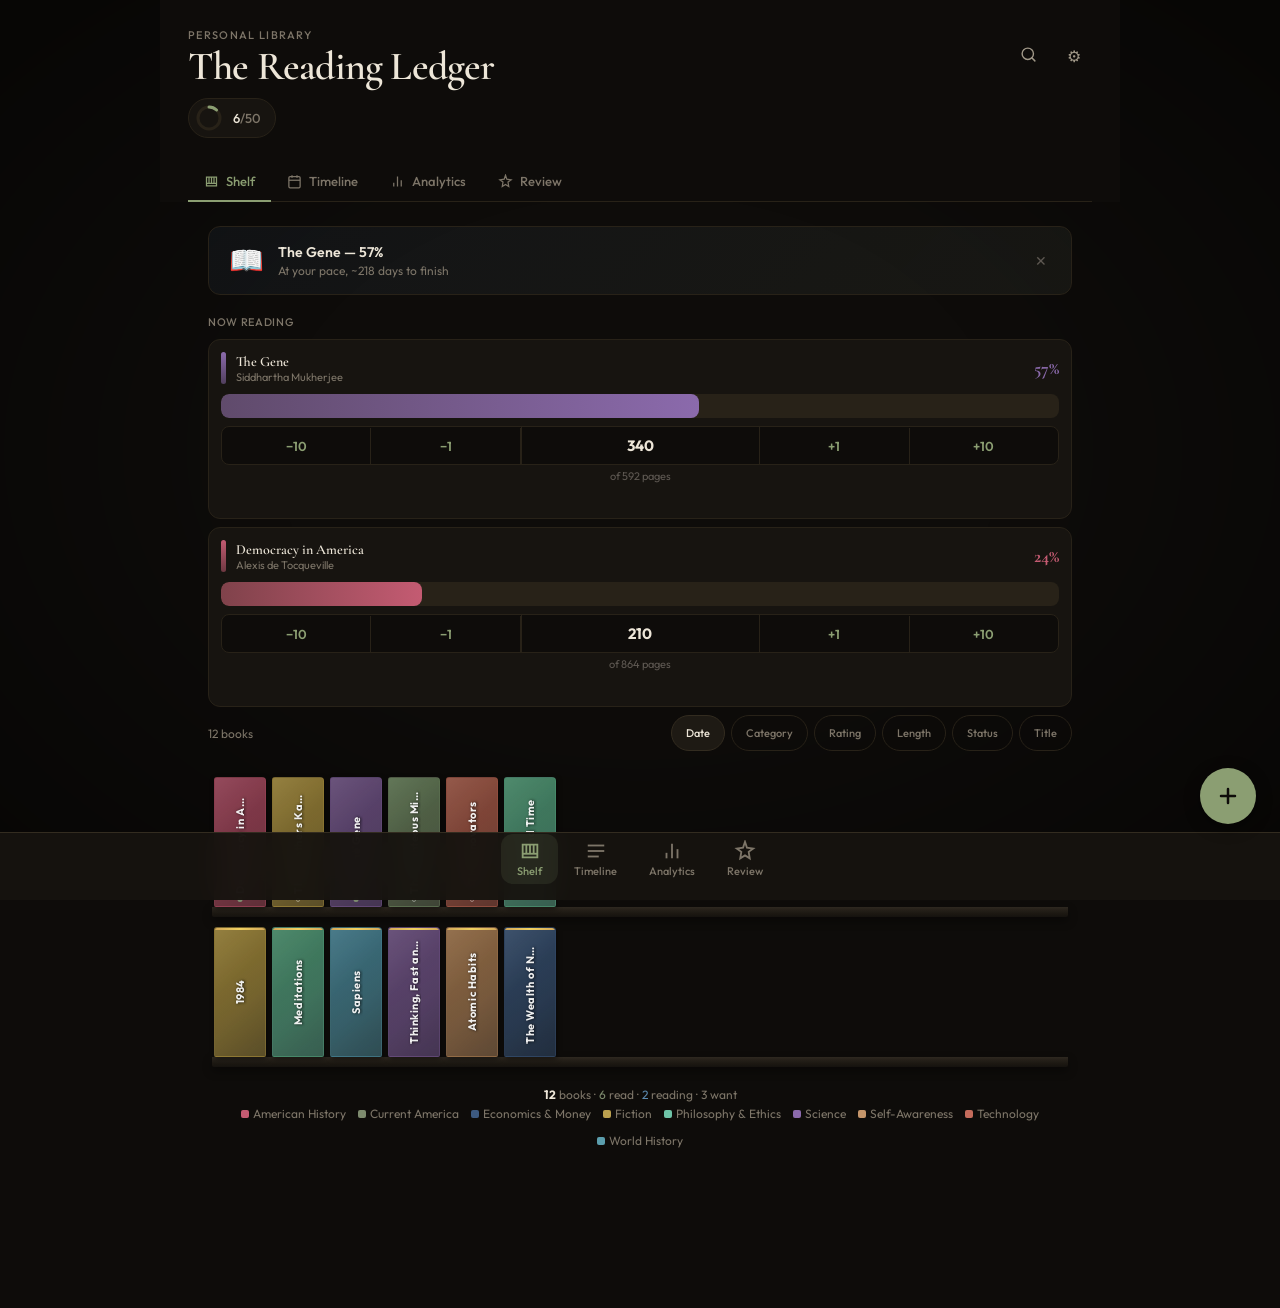
<file: web/dist.html>
<!DOCTYPE html>
<html lang="en">
<head>
<meta charset="UTF-8">
<meta name="viewport" content="width=device-width, initial-scale=1.0, user-scalable=no">
<meta name="theme-color" content="#0E0C0A">
<meta name="apple-mobile-web-app-capable" content="yes">
<meta name="apple-mobile-web-app-status-bar-style" content="black-translucent">
<meta name="apple-mobile-web-app-title" content="Reading Ledger">
<link rel="manifest" href="manifest.json">
<link rel="icon" type="image/png" sizes="192x192" href="icon-192.png">
<link rel="apple-touch-icon" href="icon-192.png">
<title>The Reading Ledger</title>
<link href="https://fonts.googleapis.com/css2?family=Cormorant+Garamond:ital,wght@0,400;0,500;0,600;0,700;1,400;1,500&family=Outfit:wght@300;400;500;600&display=swap" rel="stylesheet">
<link rel="stylesheet" href="css/styles.css">
<style>
*,*::before,*::after{box-sizing:border-box;margin:0;padding:0}html,body{height:100%}
input[type=number]::-webkit-inner-spin-button,input[type=number]::-webkit-outer-spin-button{-webkit-appearance:none;margin:0}input[type=number]{-moz-appearance:textfield}
body{font-family:'Cormorant Garamond',Georgia,serif;background:#0E0C0A;color:#EDE6D8;overflow-x:hidden}
body::before{content:'';position:fixed;inset:0;z-index:0;pointer-events:none;background:radial-gradient(ellipse at center, transparent 40%, rgba(0,0,0,0.5) 100%)}
body>*{position:relative;z-index:1}
:root{--bg:#0E0C0A;--surface:#171410;--surfaceH:#1E1A14;--border:#282218;--borderL:#332C20;--accent:#8B9E72;--accentDim:#6B7E55;--accentGlow:rgba(139,158,114,0.12);--text:#EDE6D8;--textM:#A09888;--textD:#7D7568;--textDD:#5E5852;--danger:#C45B5B;--gold:#C9A84E;--green:#7D8B6E;--blue:#5B8AB0;--ui:'Outfit',sans-serif;--serif:'Cormorant Garamond',Georgia,serif;--max:960px}
.container{max-width:var(--max);margin:0 auto;padding:0 28px}
header{padding:28px 28px 0;position:sticky;top:0;z-index:40;background:var(--bg);margin:0 -28px;width:calc(100% + 56px)}
.hdr-row{display:flex;justify-content:space-between;align-items:flex-start}.hdr-label{font-family:var(--ui);font-size:11px;color:var(--textD);margin:0 0 4px;letter-spacing:0.12em;text-transform:uppercase;font-weight:500}.hdr-title{font-size:40px;font-weight:600;letter-spacing:-0.02em;line-height:1;margin:0}.hdr-pills{display:flex;align-items:center;gap:14px;margin-top:12px;flex-wrap:wrap}
.goal-pill{display:flex;align-items:center;gap:10px;background:var(--surface);border-radius:100px;padding:5px 14px 5px 6px;border:1px solid var(--border)}.goal-pill-text{font-family:var(--ui);font-size:13px;font-weight:500}.goal-pill-text span{color:var(--textD)}
.streak-pill{display:flex;align-items:center;gap:5px;font-family:var(--ui);font-size:12px;color:var(--gold)}
.hdr-right{display:flex;gap:8px;align-items:center;margin-top:8px}
.btn-search,.btn-settings{background:none;border:1px solid transparent;border-radius:8px;padding:9px 10px;cursor:pointer;color:var(--textM);font-size:16px;transition:all 0.2s}.btn-search.active{background:var(--surfaceH);border-color:var(--borderL)}.btn-settings:hover{background:var(--surfaceH);color:var(--text)}
.search-bar{margin-top:16px}.search-bar input{width:100%;background:var(--surface);border:1px solid var(--border);border-radius:10px;padding:11px 16px;color:var(--text);font-family:var(--ui);font-size:14px;outline:none}.search-bar input:focus{border-color:var(--accent)}.search-bar input::placeholder{color:var(--textD)}
nav.tabs{display:flex;gap:0;margin-top:24px;border-bottom:1px solid var(--border)}nav.tabs button{background:none;border:none;font-family:var(--ui);font-size:13px;font-weight:500;cursor:pointer;padding:11px 16px;display:flex;align-items:center;gap:7px;color:var(--textD);border-bottom:2px solid transparent;margin-bottom:-1px;transition:all 0.2s}nav.tabs button.active{color:var(--accent);border-bottom-color:var(--accent)}nav.tabs button:hover:not(.active){color:var(--textM)}nav.tabs button svg{width:15px;height:15px}
.bottom-nav{position:fixed;bottom:0;left:0;right:0;height:64px;padding-bottom:max(env(safe-area-inset-bottom),16px);background:rgba(23,20,15,0.95);backdrop-filter:blur(12px);border-top:1px solid var(--borderL);z-index:50;display:flex;align-items:center;justify-content:center}.bottom-nav button{background:none;border:none;color:var(--textD);cursor:pointer;display:flex;flex-direction:column;align-items:center;gap:2px;padding:6px 16px;border-radius:12px;transition:all 0.2s;min-width:56px}.bottom-nav button svg{width:20px;height:20px}.bottom-nav button span{font-family:var(--ui);font-size:11px;font-weight:500}.bottom-nav button.active{color:var(--accent);background:var(--accentGlow)}.bottom-nav button:hover:not(.active){color:var(--textM)}.bottom-nav.hidden{display:none}
.content{padding:24px 20px 140px;max-width:var(--max);margin:0 auto}.view{display:none;opacity:0;transform:translateY(6px);transition:opacity 200ms,transform 200ms}.view.active{display:block;opacity:1;transform:translateY(0)}

/* Shelf */
.shelf-header{display:flex;justify-content:space-between;align-items:center;margin-bottom:16px}.shelf-count{font-family:var(--ui);font-size:12px;color:var(--textD)}
.sort-bar{display:flex;gap:6px;overflow-x:auto;scrollbar-width:none}.sort-bar::-webkit-scrollbar{display:none}.sort-pill{background:none;border:1px solid var(--border);border-radius:100px;padding:4px 12px;font-family:var(--ui);font-size:11px;color:var(--textD);cursor:pointer;font-weight:500;white-space:nowrap;transition:all 0.15s}.sort-pill.active{background:var(--surfaceH);border-color:var(--borderL);color:var(--text)}
.shelf-row-wrap{position:relative}.shelf-spines{display:flex;align-items:flex-end;gap:4px;padding:10px 6px 0;min-height:100px;flex-wrap:wrap}
.spine{position:relative;border-radius:3px 4px 2px 2px;cursor:pointer;overflow:hidden;flex-shrink:0;display:flex;flex-direction:column;align-items:center;justify-content:center;transition:transform 0.2s cubic-bezier(0.34,1.56,0.64,1),box-shadow 0.2s}.spine:hover{transform:translateY(-6px);box-shadow:2px 6px 14px rgba(0,0,0,0.5);filter:brightness(1.12)}
@keyframes spineUp{from{opacity:0;transform:translateY(18px)}to{opacity:1;transform:translateY(0)}}.spine{animation:spineUp 350ms cubic-bezier(0.23,1,0.32,1) backwards}.spine:nth-child(1){animation-delay:0ms}.spine:nth-child(2){animation-delay:50ms}.spine:nth-child(3){animation-delay:100ms}.spine:nth-child(4){animation-delay:150ms}.spine:nth-child(5){animation-delay:200ms}.spine:nth-child(6){animation-delay:250ms}
.spine .sheen{position:absolute;inset:0;background:linear-gradient(135deg,rgba(255,255,255,0.08) 0%,transparent 40%,transparent 60%,rgba(0,0,0,0.1) 100%);pointer-events:none}.spine .gold-top{position:absolute;top:0;left:0;right:0;height:2px;background:linear-gradient(90deg,#D4A85A,#F0D060,#D4A85A);border-radius:3px 3px 0 0;z-index:2}.spine .reading-dot{position:absolute;bottom:4px;left:50%;transform:translateX(-50%);width:5px;height:5px;border-radius:50%;background:#7D8B6E;z-index:2;animation:dotPulse 2s ease-in-out infinite}@keyframes dotPulse{0%,100%{box-shadow:0 0 2px #7D8B6E}50%{box-shadow:0 0 6px #7D8B6E,0 0 10px rgba(125,139,110,0.4)}}.spine .want-mark{position:absolute;bottom:4px;left:50%;transform:translateX(-50%);width:4px;height:4px;border-radius:50%;border:1px solid rgba(255,255,255,0.35);z-index:2}
.spine-title{writing-mode:vertical-rl;text-orientation:mixed;transform:rotate(180deg);font-family:var(--ui);font-size:11px;font-weight:700;letter-spacing:0.05em;overflow:hidden;text-overflow:ellipsis;white-space:nowrap;text-shadow:0 1px 3px rgba(0,0,0,0.8);padding:3px 0}
.shelf-board{height:10px;background:linear-gradient(180deg,#2E2820,#241F18,#1C1812,#15120E);border-radius:0 0 2px 2px;box-shadow:0 4px 10px rgba(0,0,0,0.4);margin:0 4px}
.shelf-footer{text-align:center;padding:20px 0;font-family:var(--ui);font-size:12px;color:var(--textD)}.shelf-footer-legend{display:flex;justify-content:center;gap:12px;flex-wrap:wrap;margin-top:4px}.shelf-footer-legend-item{display:flex;align-items:center;gap:4px}.shelf-footer-legend-dot{width:8px;height:8px;border-radius:2px}

/* Tooltip */

/* Now Reading */
.nr-section{margin-top:20px}.nr-section-title{font-family:var(--ui);font-size:11px;color:var(--textD);text-transform:uppercase;letter-spacing:0.06em;font-weight:500;margin-bottom:10px}.nr-card{background:var(--surface);border:1px solid var(--border);border-radius:12px;padding:12px;margin-bottom:8px}.nr-card-header{display:flex;align-items:center;gap:10px;margin-bottom:10px}.nr-card-accent{width:5px;height:32px;border-radius:3px;flex-shrink:0}.nr-card-info{flex:1;min-width:0}.nr-card-title{font-size:14px;font-weight:600;overflow:hidden;text-overflow:ellipsis;white-space:nowrap;cursor:pointer}.nr-card-title:hover{color:var(--accent)}.nr-card-author{font-family:var(--ui);font-size:11px;color:var(--textD)}.nr-card-pct{font-size:18px;font-weight:700;flex-shrink:0}.nr-bar{height:24px;background:var(--border);border-radius:8px;position:relative;cursor:pointer;overflow:hidden;margin-bottom:8px}.nr-bar-fill{position:absolute;left:0;top:0;bottom:0;border-radius:8px;transition:width 0.3s}.nr-bar-label{position:absolute;inset:0;display:flex;align-items:center;justify-content:center;font-family:var(--ui);font-size:11px;font-weight:600;color:#fff;text-shadow:0 1px 3px rgba(0,0,0,0.6)}

@keyframes slideUp{from{opacity:0;transform:translateY(8px)}to{opacity:1;transform:translateY(0)}}

/* Quote Banner */
.quote-banner{background:linear-gradient(135deg,var(--surface),var(--bg));border:1px solid var(--border);border-radius:12px;padding:18px 22px;margin-bottom:24px;display:flex;gap:14px;align-items:flex-start}.quote-banner-text{flex:1;font-size:17px;font-style:italic;line-height:1.6;color:var(--textM)}.quote-banner-src{font-family:var(--ui);font-size:12px;color:var(--textD);margin-top:8px;font-style:normal}.quote-refresh{background:none;border:none;color:var(--textD);cursor:pointer;padding:4px}.quote-refresh:hover{color:var(--accent)}
.milestones{display:flex;gap:8px;margin-bottom:20px;flex-wrap:wrap}.milestone{font-family:var(--ui);font-size:12px;padding:5px 12px;border-radius:100px;background:var(--surface);border:1px solid var(--border);color:var(--textM);display:flex;align-items:center;gap:6px}
.backup-banner{background:var(--surface);border:1px solid var(--border);border-left:4px solid var(--gold);border-radius:10px;padding:14px 18px;margin-bottom:20px;display:flex;align-items:center;gap:12px;font-family:var(--ui);font-size:13px;color:var(--textM)}.backup-banner button{border-radius:8px;padding:6px 14px;font-family:var(--ui);font-size:12px;font-weight:600;cursor:pointer;border:none;flex-shrink:0}.backup-banner .bb-export{background:var(--accentDim);color:var(--bg)}.backup-banner .bb-dismiss{background:none;color:var(--textD);border:1px solid var(--border)}

/* FAB */
.fab{position:fixed;bottom:76px;right:24px;width:56px;height:56px;border-radius:50%;background:var(--accent);color:var(--bg);border:none;cursor:pointer;box-shadow:0 4px 16px rgba(0,0,0,0.4);z-index:51;display:flex;align-items:center;justify-content:center;transition:transform 0.2s}.fab:hover{transform:scale(1.08)}.fab:active{transform:scale(0.95)}.fab svg{width:24px;height:24px}.fab.hidden{display:none}

/* Timeline */
.tl-section-title{font-size:18px;font-weight:600;color:var(--text);margin:0 0 18px}.tl-empty{font-family:var(--ui);font-size:13px;color:var(--textD);text-align:center;padding:48px 20px;font-style:italic;border:1px dashed var(--border);border-radius:12px}.tl-divider{border:none;border-top:1px solid var(--border);margin:40px 0}
/* Focus Hero */
.tlf-wrap{text-align:center;padding:10px 0 0}.tlf-nav{display:flex;align-items:center;justify-content:center;gap:16px;margin-bottom:20px}.tlf-nav-btn{background:none;border:1px solid var(--border);border-radius:50%;width:36px;height:36px;color:var(--textM);cursor:pointer;font-size:16px;display:flex;align-items:center;justify-content:center}.tlf-nav-btn:hover{border-color:var(--accent);color:var(--accent)}.tlf-nav-count{font-family:var(--ui);font-size:12px;color:var(--textD)}
.tlf-ring{position:relative;display:inline-block;margin:0 auto 16px}.tlf-ring-inner{position:absolute;inset:0;display:flex;flex-direction:column;align-items:center;justify-content:center}.tlf-ring-pct{font-size:36px;font-weight:700;line-height:1}.tlf-ring-pages{font-family:var(--ui);font-size:13px;color:var(--textD);margin-top:2px}.tlf-title{font-size:22px;font-weight:600;margin:0 0 4px;cursor:pointer}.tlf-title:hover{color:var(--accent)}.tlf-author{font-family:var(--ui);font-size:14px;color:var(--textM);margin:0 0 16px}
.tlf-last{background:var(--surface);border:1px solid var(--border);border-radius:10px;padding:12px 16px;margin:0 auto 16px;max-width:340px;display:flex;align-items:center;gap:14px;text-align:left}.tlf-last-icon{font-size:20px;flex-shrink:0}.tlf-last-body{flex:1}.tlf-last-label{font-family:var(--ui);font-size:11px;color:var(--textD);text-transform:uppercase;letter-spacing:0.06em;font-weight:500}.tlf-last-detail{font-family:var(--ui);font-size:14px;color:var(--text);font-weight:500;margin-top:2px}.tlf-last-sub{font-family:var(--ui);font-size:11px;color:var(--textD);margin-top:1px}

.tlf-timer{margin:20px auto 0;max-width:300px}.tlf-timer-display{display:block;font-family:var(--ui);font-size:48px;font-weight:600;color:var(--accent);letter-spacing:0.05em;line-height:1;margin-bottom:12px;font-variant-numeric:tabular-nums}.tlf-timer-btns{display:flex;gap:8px;justify-content:center}.tlf-tbtn{border:none;border-radius:8px;padding:10px 24px;font-family:var(--ui);font-size:14px;font-weight:600;cursor:pointer;transition:all 0.2s}.tlf-tbtn.start{background:var(--green);color:#EDE6D8}.tlf-tbtn.pause{background:var(--gold);color:var(--bg)}.tlf-tbtn.resume{background:var(--green);color:#EDE6D8}.tlf-tbtn.stop{background:var(--danger);color:#fff}
.tlf-session-form{max-width:320px;margin:16px auto 0;background:var(--surface);border:1px solid var(--border);border-radius:10px;padding:16px;text-align:left}

/* Progress Lanes */

/* Streak Ring */
.streak-section{background:var(--surface);border:1px solid var(--border);border-radius:14px;padding:20px}
.streak-section-title{font-family:var(--ui);font-size:13px;font-weight:600;margin-bottom:16px}
.sr-row{display:flex;align-items:center;gap:20px}
.sr-ring-wrap{position:relative;flex-shrink:0}
.sr-ring-inner{position:absolute;inset:0;display:flex;flex-direction:column;align-items:center;justify-content:center}
.sr-ring-num{font-family:var(--ui);font-size:28px;font-weight:700;color:var(--accent);line-height:1}
.sr-ring-label{font-family:var(--ui);font-size:11px;color:var(--textD);text-transform:uppercase;letter-spacing:0.06em;margin-top:2px}
.sr-details{flex:1}
.sr-detail{display:flex;justify-content:space-between;align-items:center;padding:8px 0;border-bottom:1px solid var(--border)}
.sr-detail:last-child{border-bottom:none}
.sr-detail-label{font-family:var(--ui);font-size:12px;color:var(--textM)}
.sr-detail-val{font-family:var(--ui);font-size:14px;font-weight:600;color:var(--text)}
.sr-detail-val.accent{color:var(--accent)}
.sr-this-week{display:flex;gap:4px;margin-top:16px;padding-top:14px;border-top:1px solid var(--border)}
.sr-tw-day{flex:1;height:8px;border-radius:4px;background:var(--bg);border:1px solid var(--border)}
.sr-tw-day.read{background:var(--accent);border-color:var(--accent)}
.sr-tw-day.today{box-shadow:0 0 0 1px var(--text)}
.sr-tw-labels{display:flex;gap:4px;margin-top:4px}
.sr-tw-label{flex:1;text-align:center;font-family:var(--ui);font-size:11px;color:var(--textDD)}
/* Weekly Summary */

/* Feed */
.tl-feed-day{margin-bottom:24px}.tl-feed-day-label{font-family:var(--ui);font-size:11px;font-weight:500;color:var(--textDD);letter-spacing:0.04em;margin-bottom:10px}.tl-feed-day-label strong{color:var(--textD);font-weight:600}
.tl-fi{display:flex;align-items:flex-start;gap:10px;padding:8px 0 8px 14px;border-left:2px solid var(--border);margin-left:4px;cursor:pointer;position:relative;opacity:0;animation:fiIn 250ms ease forwards}@keyframes fiIn{from{opacity:0;transform:translateX(-8px)}to{opacity:1;transform:translateX(0)}}.tl-fi:hover{border-left-color:var(--accent)}.tl-fi.session{border-left-color:var(--accentDim)}.tl-fi.finish{border-left-color:var(--green);background:var(--surface);border-radius:0 10px 10px 0;padding:12px 14px;margin-bottom:4px}.tl-fi.start{border-left-color:var(--blue)}.tl-fi.quote{border-left-color:var(--gold)}.tl-fi::before{content:'';position:absolute;left:-5px;top:12px;width:8px;height:8px;border-radius:50%;background:var(--border);border:2px solid var(--bg)}.tl-fi.session::before{background:var(--accentDim)}.tl-fi.finish::before{background:var(--green)}.tl-fi.start::before{background:var(--blue)}.tl-fi.quote::before{background:var(--gold)}.tl-fi-body{flex:1;min-width:0}.tl-fi-text{font-family:var(--ui);font-size:13px;color:var(--textM);line-height:1.4;margin:0}.tl-fi-text strong{color:var(--text);font-weight:500}.tl-fi-text .pg{color:var(--accent);font-weight:600}.tl-fi-sub{font-family:var(--ui);font-size:11px;color:var(--textDD);margin-top:2px}.tl-fi-stars{color:var(--gold);font-size:12px;margin-top:2px}.tl-fi-quote{margin-top:6px;padding:8px 12px;border-left:2px solid rgba(212,168,90,0.4);font-size:14px;font-style:italic;color:var(--textD);line-height:1.5;background:rgba(212,168,90,0.03);border-radius:0 8px 8px 0}
/* Up Next */
.tl-next{background:linear-gradient(135deg,rgba(46,68,96,0.12),rgba(139,158,114,0.06));border:1px solid var(--border);border-radius:14px;padding:20px 24px}.tl-next-header{display:flex;align-items:center;gap:10px;margin-bottom:14px}.tl-next-icon{font-size:20px}.tl-next-title{font-family:var(--ui);font-size:13px;font-weight:600}
.tl-next-card{display:flex;align-items:center;gap:14px;background:var(--surface);border:1px solid var(--border);border-radius:10px;padding:14px;cursor:pointer;transition:border-color 0.2s}.tl-next-card:hover{border-color:var(--accent)}.tl-next-spine{width:10px;height:50px;border-radius:3px;flex-shrink:0}.tl-next-info{flex:1;min-width:0}.tl-next-book-title{font-family:var(--ui);font-size:14px;font-weight:500}.tl-next-author{font-family:var(--ui);font-size:11px;color:var(--textD);margin-top:2px}.tl-next-meta{font-family:var(--ui);font-size:11px;color:var(--textDD);margin-top:4px}.tl-next-meta .rec{color:var(--accent)}.tl-next-start{background:var(--blue);color:#EDE6D8;border:none;border-radius:8px;padding:8px 18px;font-family:var(--ui);font-size:12px;font-weight:600;cursor:pointer;flex-shrink:0}
/* Gantt */

.tls-show-more{display:block;margin:12px auto 0;background:none;border:1px solid var(--border);border-radius:8px;padding:8px 24px;font-family:var(--ui);font-size:12px;color:var(--textD);cursor:pointer}

/* Analytics */
.mini-stats{display:grid;grid-template-columns:repeat(auto-fit,minmax(140px,1fr));gap:16px;margin-bottom:28px}.mini-stat{background:var(--surface);border-radius:10px;padding:14px 16px;border:1px solid var(--border)}.mini-stat-label{font-family:var(--ui);font-size:11px;color:var(--textD);text-transform:uppercase;letter-spacing:0.06em;font-weight:500;margin-bottom:4px}.mini-stat-value{font-size:24px;font-weight:600;line-height:1}.mini-stat-sub{font-family:var(--ui);font-size:11px;color:var(--textD);margin-top:2px}
.panel{background:var(--surface);border-radius:12px;padding:24px;border:1px solid var(--border);margin-bottom:28px}.panel-title{font-size:19px;font-weight:500;font-style:italic;margin:0 0 16px}.panel-empty{font-family:var(--ui);font-size:13px;color:var(--textD);text-align:center;padding:36px 20px;font-style:italic;border:1px dashed var(--border);border-radius:10px}
.progress-row{display:flex;align-items:center;gap:16px}.progress-track{flex:1;background:var(--border);border-radius:100px;height:12px;overflow:hidden}.progress-fill{height:100%;border-radius:100px;background:linear-gradient(90deg,var(--accentDim),var(--accent));transition:width 1s}.progress-pct{font-family:var(--ui);font-size:22px;font-weight:600;color:var(--accent);min-width:50px;text-align:right}
.pie-row{display:flex;align-items:center;gap:28px;flex-wrap:wrap}.pie-wrap{width:170px;height:170px;flex-shrink:0}.pie-wrap canvas{width:100%;height:100%}.cat-legend{display:flex;flex-direction:column;gap:6px;flex:1}.cat-legend-item{display:flex;align-items:center;gap:10px}.cat-legend-dot{width:10px;height:10px;border-radius:2px;flex-shrink:0}.cat-legend-name{font-family:var(--ui);font-size:13px;color:var(--textM);flex:1}.cat-legend-count{font-family:var(--ui);font-size:13px;color:var(--textD);font-weight:500}.cat-legend-bar{width:60px;height:4px;border-radius:2px;background:var(--border);overflow:hidden}.cat-legend-bar-fill{height:100%;border-radius:2px}
canvas

.goal-panel-section{margin-top:20px}.goal-panel-section-title{font-family:var(--ui);font-size:12px;color:var(--textD);text-transform:uppercase;letter-spacing:0.08em;font-weight:500;margin-bottom:10px}
.challenge-card{background:var(--bg);border:1px solid var(--border);border-radius:10px;padding:12px 14px;margin-bottom:8px;position:relative}.challenge-label{font-family:var(--ui);font-size:13px;font-weight:600;color:var(--text);margin-bottom:4px}.challenge-meta{font-family:var(--ui);font-size:11px;color:var(--textD);margin-bottom:6px}.challenge-progress-bar{height:6px;background:var(--border);border-radius:3px;overflow:hidden}.challenge-progress-fill{height:100%;border-radius:3px;background:linear-gradient(90deg,var(--accentDim),var(--accent));transition:width 0.5s}.challenge-pct{font-family:var(--ui);font-size:11px;color:var(--accent);margin-top:2px;text-align:right}.challenge-del{position:absolute;top:8px;right:10px;background:none;border:none;color:var(--textD);cursor:pointer;font-size:14px}.challenge-del:hover{color:var(--danger)}.challenge-done{border-left:3px solid var(--green)}
.goal-cat-grid{display:grid;grid-template-columns:1fr 1fr;gap:8px;margin-top:8px}.goal-cat-item{display:flex;align-items:center;gap:8px;font-family:var(--ui);font-size:12px;color:var(--textM)}.goal-cat-item input{width:50px;padding:4px 6px;border:1px solid var(--border);border-radius:6px;background:var(--surface);color:var(--text);font-family:var(--ui);font-size:12px;outline:none;text-align:center}

/* Year in Review */
.yr-hero{background:linear-gradient(135deg,var(--surface),#161814);border:1px solid var(--border);border-radius:16px;padding:36px 32px;text-align:center;position:relative;overflow:hidden;margin-bottom:20px}.yr-hero-glow{position:absolute;inset:0;background:radial-gradient(ellipse at 50% 80%,rgba(139,158,114,0.25),transparent 65%);pointer-events:none;animation:heroGlow 4s ease-in-out infinite alternate}@keyframes heroGlow{from{opacity:0.7}to{opacity:1}}.yr-hero-label{font-family:var(--ui);font-size:11px;color:var(--textD);letter-spacing:0.12em;text-transform:uppercase;font-weight:500;position:relative}.yr-hero-num{font-size:64px;font-weight:700;color:var(--accent);line-height:1;position:relative;margin-top:8px}.yr-hero-sub{font-family:var(--ui);font-size:14px;color:var(--textM);margin-top:4px;position:relative}.yr-hero-pages{font-family:var(--ui);font-size:13px;color:var(--textD);margin-top:8px;position:relative}

/* Detail */
.detail-view{display:none;min-height:100vh;background:var(--bg);opacity:0;transform:translateY(40px)}.detail-view.active{display:block;animation:detailIn 300ms cubic-bezier(0.23,1,0.32,1) forwards}@keyframes detailIn{from{opacity:0;transform:translateY(40px)}to{opacity:1;transform:translateY(0)}}.detail-banner{position:relative;min-height:180px;display:flex;flex-direction:column;justify-content:flex-end;overflow:hidden}.detail-banner::after{content:'';position:absolute;inset:0;background:linear-gradient(180deg,transparent 20%,rgba(14,12,10,0.7) 80%,var(--bg) 100%);pointer-events:none}.detail-banner-bg{position:absolute;inset:0;z-index:-1}.detail-banner-top{display:flex;justify-content:space-between;padding:16px 28px 0;position:relative;z-index:1}.detail-back{background:none;border:none;color:rgba(255,255,255,0.7);cursor:pointer;padding:8px;border-radius:8px;display:flex;align-items:center;gap:6px;font-family:var(--ui);font-size:13px}.detail-back:hover{color:var(--text)}.detail-stars-inline{display:inline-flex;gap:1px}.detail-star-tap{font-size:16px;cursor:pointer;color:var(--textDD);transition:color 0.15s;padding:2px}.detail-star-tap.on{color:var(--gold)}.detail-star-tap:hover{color:var(--gold)}.detail-banner-content{position:relative;z-index:1;padding:20px 28px 24px}.detail-pills{display:flex;align-items:center;gap:10px;margin-bottom:8px}.cat-pill{font-family:var(--ui);font-size:11px;padding:3px 10px;border-radius:100px;font-weight:500;text-transform:uppercase}.status-badge{font-family:var(--ui);font-size:11px;padding:3px 10px;border-radius:100px;font-weight:500;text-transform:uppercase}.status-badge.completed{background:rgba(85,107,74,0.13);color:#7D8B6E}.status-badge.reading{background:rgba(46,68,96,0.13);color:#5B8AB0}.status-badge.want-to-read{background:rgba(122,118,112,0.13);color:#7A7670}.status-badge.abandoned{background:rgba(196,91,91,0.13);color:#C45B5B}.detail-title{font-size:28px;font-weight:600;line-height:1.15;margin:0 0 4px}.detail-author{font-family:var(--ui);font-size:15px;color:var(--textM);margin:0 0 12px}.detail-meta-row{display:flex;gap:16px;flex-wrap:wrap;align-items:center}.detail-meta-item{font-family:var(--ui);font-size:12px;color:var(--textD)}.detail-meta-item strong{color:var(--textM);font-weight:500}.detail-actions{display:flex;gap:8px;margin-top:14px}.dbtn{border-radius:8px;padding:9px 16px;font-family:var(--ui);font-size:13px;font-weight:600;cursor:pointer;display:flex;align-items:center;gap:6px;border:none}.dbtn.green{background:#556B4A;color:#EDE6D8}.dbtn.blue{background:#2E4460;color:#EDE6D8}.dbtn.blue-o{background:none;border:1px solid var(--border);color:#5B8AB0}.dbtn.ghost{background:none;color:var(--textD)}.detail-body{max-width:var(--max);margin:0 auto;padding:0 28px 140px}.detail-section{border-bottom:1px solid var(--border);padding:28px 0}.detail-section:last-child{border-bottom:none}
.detail-section-header{display:flex;justify-content:space-between;align-items:center;margin-bottom:16px}.detail-section-label{font-family:var(--ui);font-size:12px;font-weight:500;letter-spacing:0.06em;text-transform:uppercase;color:var(--textD);display:flex;align-items:center;gap:8px}

.detail-section-actions{display:flex;gap:8px;margin-top:14px}
.rating-row{display:flex;gap:5px}.rbox{width:34px;height:34px;border-radius:6px;border:none;cursor:pointer;font-family:var(--ui);font-size:14px;font-weight:600}.rbox.on{background:var(--accent);color:var(--bg)}.rbox.off{background:var(--border);color:var(--textD)}
.themes-row{display:flex;gap:5px;flex-wrap:wrap;align-items:center}.theme-tag{font-family:var(--ui);font-size:11px;padding:3px 10px;border-radius:100px;background:var(--bg);border:1px solid var(--border);color:var(--textM);display:inline-flex;align-items:center;gap:8px}.theme-tag button{background:none;border:none;color:var(--textD);cursor:pointer;padding:2px 2px 2px 4px;font-size:12px;line-height:1}.theme-input{background:none;border:1px solid var(--border);border-radius:100px;padding:3px 10px;color:var(--text);font-family:var(--ui);font-size:11px;outline:none;width:90px}
.refl-display{font-size:16px;line-height:1.7;color:var(--textM);white-space:pre-wrap}.refl-empty{font-family:var(--ui);font-size:12px;color:var(--textD);font-style:italic}.refl-ta{width:100%;min-height:100px;background:var(--bg);border:1px solid var(--borderL);border-radius:10px;padding:16px;color:var(--text);font-family:var(--serif);font-size:16px;line-height:1.7;resize:vertical;outline:none}.refl-ta:focus{border-color:var(--accent)}.refl-ta.tall{min-height:160px}
.rbtn{border-radius:8px;font-family:var(--ui);font-size:12px;font-weight:600;cursor:pointer;padding:6px 14px;border:none;transition:all 0.2s}.rbtn.save{background:var(--accentDim);color:var(--bg)}.rbtn.cancel{background:none;color:var(--textM);border:1px solid var(--border)}
.detail-star{font-size:14px}.detail-star.filled{color:var(--gold)}.detail-star.empty{color:var(--textDD)}
.quote-item{background:var(--bg);border-radius:10px;padding:14px 18px;border-left:3px solid var(--accentDim);margin-bottom:8px}.quote-text{font-size:15px;font-style:italic;line-height:1.6;color:var(--textM);margin:0}.quote-footer{display:flex;justify-content:space-between;align-items:center;margin-top:6px}.quote-page{font-family:var(--ui);font-size:11px;color:var(--textD)}.quote-del{background:none;border:none;color:var(--textD);cursor:pointer}.quote-del:hover{color:var(--danger)}
.quote-form{background:var(--bg);border:1px solid var(--borderL);border-radius:10px;padding:16px;margin-bottom:12px}.quote-form textarea{width:100%;min-height:70px;background:var(--surface);border:1px solid var(--border);border-radius:8px;padding:12px;color:var(--text);font-family:var(--serif);font-size:15px;line-height:1.6;resize:vertical;outline:none}.quote-form-row{display:flex;gap:8px;margin-top:8px;align-items:center}.quote-form-row input{background:var(--surface);border:1px solid var(--border);border-radius:6px;padding:6px 10px;color:var(--text);font-family:var(--ui);font-size:13px;outline:none;width:70px}

.rec-context{background:var(--surface);border:1px solid var(--border);border-radius:10px;padding:12px 16px;margin-bottom:16px;font-family:var(--ui);font-size:13px;color:var(--textM)}.rec-context .rec-by{color:var(--accent);font-weight:600}.rec-source-pill{display:inline-block;font-size:11px;padding:2px 8px;border-radius:100px;background:var(--border);color:var(--textM);margin-left:8px;font-weight:500}.rec-note{margin-top:6px;font-style:italic;color:var(--textD);font-size:12px}
.session-timer{background:var(--surface);border:1px solid var(--border);border-radius:12px;padding:16px 20px;margin-bottom:16px;text-align:center}.timer-display{font-family:var(--ui);font-size:36px;font-weight:600;color:var(--accent);letter-spacing:0.05em;margin:8px 0;font-variant-numeric:tabular-nums}.timer-label{font-family:var(--ui);font-size:11px;color:var(--textD);text-transform:uppercase;letter-spacing:0.1em;font-weight:500}.timer-btns{display:flex;gap:8px;justify-content:center;margin-top:10px}.timer-btn{border-radius:8px;padding:8px 20px;font-family:var(--ui);font-size:13px;font-weight:600;cursor:pointer;border:none;transition:all 0.2s}.timer-btn.start{background:var(--green);color:#EDE6D8}.timer-btn.pause{background:var(--gold);color:var(--bg)}.timer-btn.stop{background:var(--danger);color:#fff}.timer-btn.log{background:var(--surface);border:1px solid var(--border);color:var(--textM)}
.session-list{margin-top:12px}.session-item{background:var(--bg);border:1px solid var(--border);border-radius:8px;padding:10px 14px;margin-bottom:6px;display:flex;justify-content:space-between;align-items:center}.session-info{flex:1}.session-date{font-family:var(--ui);font-size:12px;font-weight:500;color:var(--text)}.session-detail{font-family:var(--ui);font-size:11px;color:var(--textD);margin-top:2px}.session-notes-preview{font-family:var(--ui);font-size:11px;color:var(--textD);font-style:italic;margin-top:2px;max-width:200px;overflow:hidden;text-overflow:ellipsis;white-space:nowrap}.session-del{background:none;border:none;color:var(--textD);cursor:pointer;font-size:12px;padding:4px}.session-del:hover{color:var(--danger)}
.session-form{background:var(--bg);border:1px solid var(--borderL);border-radius:10px;padding:14px;margin-bottom:12px}

/* Modal */
.modal-overlay{position:fixed;inset:0;display:none;align-items:center;justify-content:center;z-index:999;padding:20px}.modal-overlay.open{display:flex;background:rgba(0,0,0,0.75);backdrop-filter:blur(4px)}.modal{background:var(--bg);border:1px solid var(--border);border-radius:16px;padding:28px;width:100%;max-width:460px;max-height:85vh;overflow-y:auto;animation:modalIn 300ms cubic-bezier(0.23,1,0.32,1) forwards}@keyframes modalIn{from{opacity:0;transform:translateY(20px) scale(0.97)}to{opacity:1;transform:translateY(0) scale(1)}}.modal-header{display:flex;justify-content:space-between;align-items:center;margin-bottom:24px}.modal-header h2{margin:0;font-size:24px}.modal-close{background:none;border:none;color:var(--textD);cursor:pointer;font-size:20px}
.form-stack{display:flex;flex-direction:column;gap:14px}.form-label{font-family:var(--ui);font-size:11px;color:var(--textD);text-transform:uppercase;letter-spacing:0.06em;font-weight:500;margin:0 0 4px}.form-input{background:var(--surface);border:1px solid var(--border);border-radius:8px;padding:10px 14px;color:var(--text);font-family:var(--ui);font-size:14px;outline:none;width:100%}.form-input:focus{border-color:var(--accent)}.form-input::placeholder{color:var(--textD)}select.form-input{appearance:auto}textarea.form-input{font-family:var(--serif);min-height:80px;resize:vertical}.form-row{display:grid;grid-template-columns:1fr 1fr;gap:12px}.form-row.three{grid-template-columns:1fr 1fr 1fr}.form-submit{width:100%;margin-top:24px;background:var(--accent);color:var(--bg);border:none;border-radius:10px;padding:13px;font-family:var(--ui);font-size:15px;font-weight:600;cursor:pointer}
.book-search-section{border:1px solid var(--accent);border-radius:12px;padding:16px;margin-bottom:8px;background:rgba(139,158,114,0.04)}.book-search-row{display:flex;gap:8px}.book-search-row input{flex:1;background:var(--surface);border:1px solid var(--border);border-radius:8px;padding:10px 14px;color:var(--text);font-family:var(--ui);font-size:14px;outline:none}.book-search-row input:focus{border-color:var(--accent)}.book-search-row input::placeholder{color:var(--textD)}.book-search-btn{background:var(--accent);color:var(--bg);border:none;border-radius:8px;padding:10px 18px;font-family:var(--ui);font-size:13px;font-weight:600;cursor:pointer;white-space:nowrap}.book-search-btn:disabled{opacity:0.5}.book-search-results{max-height:280px;overflow-y:auto;margin-top:10px}.book-search-item{display:flex;flex-direction:column;gap:2px;padding:10px 12px;border-radius:8px;cursor:pointer;border-bottom:1px solid var(--border)}.book-search-item:last-child{border-bottom:none}.book-search-item:hover{background:rgba(139,158,114,0.08)}.book-search-item-title{font-family:var(--ui);font-size:14px;font-weight:500;color:var(--text)}.book-search-item-author{font-family:var(--ui);font-size:12px;color:var(--textM)}.book-search-item-meta{display:flex;align-items:center;gap:8px;margin-top:2px}.book-search-item-meta span{font-family:var(--ui);font-size:11px;color:var(--textD)}.book-search-source{font-family:var(--ui);font-size:11px;padding:2px 6px;border-radius:4px;font-weight:600;text-transform:uppercase}.book-search-source.google{background:rgba(91,138,176,0.15);color:var(--blue)}.book-search-source.openlibrary{background:rgba(125,139,110,0.15);color:var(--green)}.book-search-loading{display:flex;align-items:center;gap:10px;padding:16px 0;font-family:var(--ui);font-size:13px;color:var(--textM)}.book-search-loading::before{content:"";width:16px;height:16px;border:2px solid var(--border);border-top-color:var(--accent);border-radius:50%;animation:searchSpin 0.6s linear infinite}@keyframes searchSpin{to{transform:rotate(360deg)}}.book-search-error{font-family:var(--ui);font-size:13px;color:var(--danger);padding:12px 0}.book-search-empty{font-family:var(--ui);font-size:13px;color:var(--textD);padding:12px 0}

.settings-item{padding:16px 0;border-bottom:1px solid var(--border)}.settings-item:last-child{border-bottom:none}.settings-label{font-family:var(--ui);font-size:14px;font-weight:600;margin-bottom:4px}.settings-desc{font-family:var(--ui);font-size:12px;color:var(--textD);margin-bottom:8px}.settings-num{width:80px;padding:8px 10px;border:1px solid var(--border);border-radius:8px;background:var(--surface);color:var(--text);font-family:var(--ui);font-size:15px;outline:none}.settings-btn{display:block;width:100%;padding:12px;border-radius:10px;font-family:var(--ui);font-size:14px;font-weight:600;cursor:pointer;border:1px solid var(--border);background:var(--surface);color:var(--text)}.settings-btn:hover{border-color:var(--textM)}.settings-btn.danger{border-color:var(--danger);color:var(--danger)}

.confirm-overlay{position:fixed;inset:0;z-index:1000;display:none;justify-content:center;align-items:center;padding:20px}.confirm-overlay.open{display:flex;background:rgba(0,0,0,0.7)}.confirm-box{background:#151310;border-radius:16px;padding:24px;max-width:340px;width:100%;text-align:center;border:1px solid var(--border)}.confirm-box h3{font-size:18px;margin-bottom:8px}.confirm-box p{font-family:var(--ui);font-size:14px;color:var(--textM);margin-bottom:20px}.confirm-btns{display:flex;gap:10px}.confirm-btns button{flex:1;padding:10px;border-radius:8px;font-family:var(--ui);font-size:14px;font-weight:600;cursor:pointer}.cbtn-cancel{background:var(--surface);border:1px solid var(--border);color:var(--text)}.cbtn-ok{background:var(--danger);border:none;color:#fff}

.empty{text-align:center;padding:80px 20px}.empty p.title{font-size:20px;font-style:italic;color:var(--textD)}.empty p.sub{font-family:var(--ui);font-size:13px;color:var(--textDD);margin-top:6px}.empty .empty-cta{margin-top:24px;display:inline-block;background:var(--accent);color:var(--bg);border:none;border-radius:10px;padding:12px 28px;font-family:var(--ui);font-size:14px;font-weight:600;cursor:pointer}

button:focus-visible,input:focus-visible{outline:2px solid var(--accent);outline-offset:2px}

/* Stepper strip */
.nr-stepper{display:flex;align-items:center;background:var(--bg);border:1px solid var(--border);border-radius:8px;overflow:hidden;margin-top:8px}
.nr-stepper button{background:none;border:none;color:var(--accent);font-family:var(--ui);font-weight:600;padding:9px 0;cursor:pointer;flex:1;font-size:13px;-webkit-tap-highlight-color:transparent;transition:background 0.12s}
.nr-stepper button:active{background:var(--surfaceH)}
.nr-stepper button:not(:last-child){border-right:1px solid var(--border)}
.nr-stepper .nr-val{flex:1.6;text-align:center;font-family:var(--ui);font-size:15px;font-weight:700;color:var(--text);padding:9px 0;border-right:1px solid var(--border);border-left:1px solid var(--border);position:relative;cursor:text}
.nr-stepper .nr-val input{position:absolute;inset:0;width:100%;background:var(--surface);border:none;color:var(--text);font-family:var(--ui);font-size:15px;font-weight:700;text-align:center;outline:none;opacity:0;z-index:1}
.nr-stepper .nr-val input:focus{opacity:1}
.nr-stepper .nr-val input:focus+span{opacity:0}
.nr-stepper .nr-val span{transition:opacity 0.15s}
.nr-of{font-family:var(--ui);font-size:11px;color:var(--textDD);text-align:center;margin-top:4px}
.nr-pending{font-family:var(--ui);font-size:11px;text-align:center;margin-top:5px;min-height:18px}
.nr-pending .pos{color:var(--accent)}
.nr-pending .cancelled{color:var(--textDD);font-style:italic}
.nr-pending .countdown-bar{display:inline-block;width:40px;height:3px;background:var(--border);border-radius:2px;overflow:hidden;vertical-align:middle;margin-left:6px}
.nr-pending .countdown-bar-inner{height:100%;background:var(--accent);border-radius:2px;transition:width 0.1s linear}

/* Onboarding overlay */
.onboarding-overlay{position:fixed;inset:0;background:var(--bg);z-index:2000;display:flex;flex-direction:column;align-items:center;justify-content:center;padding:40px 28px;opacity:0;animation:fadeIn 400ms ease forwards}
@keyframes fadeIn{to{opacity:1}}
.onb-slide{text-align:center;max-width:360px;display:none}
.onb-slide.active{display:block;animation:slideUp 300ms ease}
.onb-icon{font-size:56px;margin-bottom:20px}
.onb-title{font-size:28px;font-weight:600;margin-bottom:12px}
.onb-desc{font-family:var(--ui);font-size:15px;color:var(--textM);line-height:1.6;margin-bottom:32px}
.onb-dots{display:flex;gap:8px;justify-content:center;margin-bottom:28px}
.onb-dot{width:8px;height:8px;border-radius:50%;background:var(--border);transition:all 0.2s}
.onb-dot.active{background:var(--accent);width:24px;border-radius:4px}
.onb-btn{background:var(--accent);color:var(--bg);border:none;border-radius:10px;padding:14px 40px;font-family:var(--ui);font-size:15px;font-weight:600;cursor:pointer;transition:opacity 0.2s}
.onb-btn:hover{opacity:0.88}
.onb-skip{background:none;border:none;color:var(--textD);font-family:var(--ui);font-size:13px;cursor:pointer;margin-top:16px;padding:8px}
.onb-skip:hover{color:var(--textM)}
.onb-demo{background:var(--surface);border:1px solid var(--border);border-radius:10px;padding:12px 24px;font-family:var(--ui);font-size:14px;font-weight:600;color:var(--text);cursor:pointer;margin-top:12px;display:block;width:100%;text-align:center}

/* Nudge banner */
.nudge-banner{background:linear-gradient(135deg,rgba(46,68,96,0.15),rgba(125,139,110,0.1));border:1px solid var(--border);border-radius:12px;padding:16px 20px;margin-bottom:20px;display:flex;align-items:center;gap:14px;cursor:pointer;transition:border-color 0.2s}
.nudge-banner:hover{border-color:var(--borderL)}
.nudge-icon{font-size:28px;flex-shrink:0}
.nudge-body{flex:1;min-width:0}
.nudge-title{font-family:var(--ui);font-size:14px;font-weight:600;color:var(--text);margin-bottom:2px}
.nudge-sub{font-family:var(--ui);font-size:12px;color:var(--textD)}
.nudge-dismiss{background:none;border:none;color:var(--textDD);cursor:pointer;font-size:14px;padding:4px;flex-shrink:0}

@media(max-width:600px){nav.tabs{display:none}.hdr-title{font-size:30px}.mini-stats{grid-template-columns:repeat(2,1fr)}.form-row,.form-row.three{grid-template-columns:1fr}.pie-row{flex-direction:column}.detail-title{font-size:24px}.fab{bottom:72px;right:16px;width:50px;height:50px}}

/* Reading DNA */
.dna{background:linear-gradient(135deg,var(--surface),rgba(139,158,114,0.06));border:1px solid var(--border);border-radius:14px;padding:20px 24px;margin-bottom:24px}
.dna-text{font-family:var(--ui);font-size:14px;color:var(--textM);line-height:1.6}
.dna-text strong{color:var(--text);font-weight:500}
.dna-accent{color:var(--accent);font-weight:600}
/* Reading Patterns layout */
.patterns-top{display:flex;gap:20px;align-items:center;margin-bottom:16px}
/* Theme Cloud */
.theme-cloud{display:flex;flex-wrap:wrap;gap:8px}
.theme-pill{display:inline-flex;align-items:center;gap:6px;background:var(--bg);border:1px solid var(--border);border-radius:100px;padding:6px 14px;cursor:pointer;transition:all 0.15s}
.theme-pill:hover{border-color:var(--accent);background:var(--surfaceH)}
.theme-pill.active{border-color:var(--accent);background:rgba(139,158,114,0.08)}
.theme-pill-name{font-family:var(--ui);font-size:12px;color:var(--textM);font-weight:500}
.theme-pill-count{font-family:var(--ui);font-size:11px;color:var(--textDD);background:var(--border);border-radius:100px;padding:1px 7px;font-weight:600}
.theme-pill.lg .theme-pill-name{font-size:14px;color:var(--text)}
.theme-pill.md .theme-pill-name{font-size:13px;color:var(--textM)}
.theme-pill.sm .theme-pill-name{font-size:11px}
.theme-books{display:none;margin-top:14px;padding-top:14px;border-top:1px solid var(--border)}
.theme-books.show{display:block}
.theme-active-label{font-family:var(--ui);font-size:11px;color:var(--accent);font-weight:500;margin-bottom:8px}
.theme-book-item{display:flex;align-items:center;gap:10px;padding:8px 0;border-bottom:1px solid rgba(255,255,255,0.03);cursor:pointer}
.theme-book-item:last-child{border-bottom:none}
.theme-book-item:hover{background:rgba(255,255,255,0.02)}
.theme-book-dot{width:8px;height:8px;border-radius:2px;flex-shrink:0}
.theme-book-title{font-family:var(--ui);font-size:13px;color:var(--textM);font-weight:500;flex:1}
.theme-book-cat{font-family:var(--ui);font-size:11px;color:var(--textDD)}
.theme-auto-note{font-family:var(--ui);font-size:11px;color:var(--textDD);margin-top:12px;font-style:italic}

/* Year in Review — Monthly timeline */
.yr-months{display:flex;gap:2px;padding:0 20px;margin-bottom:24px;overflow-x:auto}
.yr-month{flex:1;min-width:50px;display:flex;flex-direction:column;align-items:center;gap:4px}
.yr-month-label{font-family:var(--ui);font-size:11px;color:var(--textDD);text-transform:uppercase;letter-spacing:0.04em}
.yr-month-dots{display:flex;flex-direction:column;gap:3px;align-items:center;min-height:20px;justify-content:center}
.yr-month-dot{width:10px;height:10px;border-radius:50%;border:1px solid rgba(0,0,0,0.3)}
.yr-month-empty{width:10px;height:2px;border-radius:1px;background:var(--border)}
/* Narrative */
.yr-narrative{font-family:var(--ui);font-size:13px;color:var(--textM);line-height:1.7}
.yr-narrative strong{color:var(--text);font-weight:500}
.yr-narrative em{color:var(--accent);font-style:normal;font-weight:600}
/* Identity card */
.yr-identity{position:relative;overflow:hidden;margin:0 20px 20px;border-radius:14px;border:1px solid var(--borderL)}
.yr-id-bg{position:absolute;inset:0;background:linear-gradient(145deg,#141610,#171410 40%,rgba(139,158,114,0.05) 100%)}
.yr-id-accent-line{position:absolute;top:0;left:0;right:0;height:3px;background:linear-gradient(90deg,transparent,var(--accent),transparent)}
.yr-id-content{position:relative;padding:28px 24px 24px}
.yr-id-header{display:flex;align-items:flex-start;gap:18px;margin-bottom:16px}
.yr-id-icon{width:52px;height:52px;border-radius:12px;background:rgba(139,158,114,0.1);border:1px solid rgba(139,158,114,0.2);display:flex;align-items:center;justify-content:center;flex-shrink:0}
.yr-id-icon svg{width:24px;height:24px;stroke:var(--accent);fill:none;stroke-width:1.5}
.yr-id-text{flex:1}
.yr-id-label{font-family:var(--ui);font-size:11px;color:var(--textDD);text-transform:uppercase;letter-spacing:0.08em;font-weight:500}
.yr-id-title{font-size:22px;font-weight:700;color:var(--accent);margin:3px 0 4px;line-height:1.15}
.yr-id-desc{font-family:var(--ui);font-size:11px;color:var(--textM);line-height:1.5}
.yr-id-stats{display:flex;gap:1px;background:var(--border);border-radius:8px;overflow:hidden;margin-bottom:16px}
.yr-id-stat{flex:1;background:var(--bg);padding:10px 8px;text-align:center}
.yr-id-stat-val{font-family:var(--ui);font-size:16px;font-weight:700;color:var(--text);line-height:1}
.yr-gold{color:var(--gold)}
.yr-id-stat-label{font-family:var(--ui);font-size:11px;color:var(--textDD);text-transform:uppercase;letter-spacing:0.04em;margin-top:3px}
.yr-id-ratings{display:flex;align-items:center;gap:10px;padding:12px 14px;background:var(--bg);border-radius:8px}
.yr-id-rat-visual{display:flex;align-items:flex-end;gap:2px;height:20px}
.yr-id-rat-bar{width:8px;border-radius:2px 2px 0 0;min-height:2px}
.yr-id-rat-labels{display:flex;gap:2px}
.yr-id-rat-lbl{width:8px;text-align:center;font-family:var(--ui);font-size:11px;color:var(--textDD)}
.yr-id-rat-text{font-family:var(--ui);font-size:11px;color:var(--textD);flex:1}
.yr-id-rat-text strong{color:var(--gold);font-weight:600}
.yr-evo{padding-top:16px;border-top:1px solid var(--border)}
.yr-evo-title{font-family:var(--ui);font-size:11px;color:var(--textDD);text-transform:uppercase;letter-spacing:0.06em;font-weight:500;margin-bottom:10px}
.yr-evo-flow{display:flex;align-items:center;gap:0;flex-wrap:wrap}
.yr-evo-chip{font-family:var(--ui);font-size:11px;padding:5px 12px;border-radius:100px;border:1px solid var(--border);background:var(--bg);color:var(--textD);white-space:nowrap}
.yr-evo-now{border-color:var(--accent);color:var(--accent);background:rgba(139,158,114,0.08);font-weight:600}
.yr-evo-arrow{color:var(--textDD);padding:0 8px;font-family:var(--ui);font-size:11px}
.yr-evo-period{font-family:var(--ui);font-size:11px;color:var(--textDD);display:block;text-align:center;margin-top:2px}
/* Favorite passage */
.yr-quote{position:relative;padding:20px 20px 20px 24px;margin:0 20px 20px;background:linear-gradient(135deg,var(--surface),rgba(139,158,114,0.04));border:1px solid var(--border);border-radius:14px;border-left:3px solid var(--accent)}
.yr-quote-text{font-size:16px;font-style:italic;line-height:1.5;color:var(--text);margin-bottom:8px}
.yr-quote-src{font-family:var(--ui);font-size:11px;color:var(--textD)}
.yr-quote-src strong{color:var(--textM);font-weight:500}
/* Milestones */
.yr-ms-list{display:flex;flex-direction:column;gap:8px}
.yr-ms-item{display:flex;align-items:center;gap:14px;padding:12px 14px;background:var(--bg);border:1px solid var(--border);border-radius:10px}
.yr-ms-next{opacity:0.5;border-style:dashed}
.yr-ms-icon-wrap{width:36px;height:36px;border-radius:8px;display:flex;align-items:center;justify-content:center;flex-shrink:0}
.yr-ms-icon-wrap svg{width:18px;height:18px}
.yr-ms-info{flex:1}
.yr-ms-label{font-family:var(--ui);font-size:12px;color:var(--text);font-weight:500}
.yr-ms-next .yr-ms-label{color:var(--textM)}
.yr-ms-detail{font-family:var(--ui);font-size:11px;color:var(--textD);margin-top:1px}
.yr-ms-bar{height:4px;background:var(--border);border-radius:2px;overflow:hidden;margin-top:4px;max-width:140px}
.yr-ms-fill{height:100%;border-radius:2px;background:var(--accent)}

/* ═══ Year in Review — new sections ═══ */
.yr-months{display:flex;gap:2px;padding:0 20px;margin-bottom:24px;overflow-x:auto}.yr-month{flex:1;min-width:50px;display:flex;flex-direction:column;align-items:center;gap:4px}.yr-month-label{font-family:var(--ui);font-size:11px;color:var(--textDD);text-transform:uppercase;letter-spacing:0.04em}.yr-month-dots{display:flex;flex-direction:column;gap:3px;align-items:center;min-height:20px;justify-content:center}.yr-month-dot{width:10px;height:10px;border-radius:50%;border:1px solid rgba(0,0,0,0.3)}.yr-month-empty{width:10px;height:2px;border-radius:1px;background:var(--border)}
.yr-narrative{font-family:var(--ui);font-size:13px;color:var(--textM);line-height:1.7}.yr-narrative strong{color:var(--text);font-weight:500}.yr-narrative em{color:var(--accent);font-style:normal;font-weight:600}
.yr-identity{position:relative;overflow:hidden;margin:0 20px 20px;border-radius:14px;border:1px solid var(--borderL)}.yr-id-bg{position:absolute;inset:0;background:linear-gradient(145deg,#141610,#171410 40%,rgba(139,158,114,0.05) 100%)}.yr-id-accent-line{position:absolute;top:0;left:0;right:0;height:3px;background:linear-gradient(90deg,transparent,var(--accent),transparent)}.yr-id-content{position:relative;padding:28px 24px 24px}
.yr-id-header{display:flex;align-items:flex-start;gap:18px;margin-bottom:16px}.yr-id-icon{width:52px;height:52px;border-radius:12px;background:rgba(139,158,114,0.1);border:1px solid rgba(139,158,114,0.2);display:flex;align-items:center;justify-content:center;flex-shrink:0}.yr-id-icon svg{width:24px;height:24px;stroke:var(--accent);fill:none;stroke-width:1.5;stroke-linecap:round;stroke-linejoin:round}.yr-id-text{flex:1}.yr-id-label{font-family:var(--ui);font-size:11px;color:var(--textDD);text-transform:uppercase;letter-spacing:0.08em;font-weight:500}.yr-id-title{font-size:22px;font-weight:700;color:var(--accent);margin:3px 0 4px;line-height:1.15}.yr-id-desc{font-family:var(--ui);font-size:11px;color:var(--textM);line-height:1.5}
.yr-id-stats{display:flex;gap:1px;background:var(--border);border-radius:8px;overflow:hidden;margin-bottom:16px}.yr-id-stat{flex:1;background:var(--bg);padding:10px 8px;text-align:center}.yr-id-stat-val{font-family:var(--ui);font-size:16px;font-weight:700;color:var(--text);line-height:1}.yr-gold{color:var(--gold)}.yr-id-stat-label{font-family:var(--ui);font-size:11px;color:var(--textDD);text-transform:uppercase;letter-spacing:0.04em;margin-top:3px}
.yr-id-ratings{display:flex;align-items:center;gap:10px;padding:12px 14px;background:var(--bg);border-radius:8px}.yr-id-rat-visual{display:flex;align-items:flex-end;gap:2px;height:20px}.yr-id-rat-bar{width:8px;border-radius:2px 2px 0 0;min-height:2px}.yr-id-rat-labels{display:flex;gap:2px}.yr-id-rat-lbl{width:8px;text-align:center;font-family:var(--ui);font-size:11px;color:var(--textDD)}.yr-id-rat-text{font-family:var(--ui);font-size:11px;color:var(--textD);flex:1}.yr-id-rat-text strong{color:var(--gold);font-weight:600}
.yr-evo{padding-top:16px;border-top:1px solid var(--border)}.yr-evo-title{font-family:var(--ui);font-size:11px;color:var(--textDD);text-transform:uppercase;letter-spacing:0.06em;font-weight:500;margin-bottom:10px}.yr-evo-flow{display:flex;align-items:center;gap:0;flex-wrap:wrap;justify-content:center}.yr-evo-chip{font-family:var(--ui);font-size:11px;padding:5px 12px;border-radius:100px;border:1px solid var(--border);background:var(--bg);color:var(--textD);white-space:nowrap}.yr-evo-now{border-color:var(--accent);color:var(--accent);background:rgba(139,158,114,0.08);font-weight:600}.yr-evo-arrow{color:var(--textDD);padding:0 8px;font-family:var(--ui);font-size:11px}.yr-evo-period{font-family:var(--ui);font-size:11px;color:var(--textDD);display:block;text-align:center;margin-top:2px}
.yr-quote{position:relative;padding:20px 20px 20px 24px;margin:0 20px 20px;background:linear-gradient(135deg,var(--surface),rgba(139,158,114,0.04));border:1px solid var(--border);border-radius:14px;border-left:3px solid var(--accent)}.yr-quote-text{font-size:16px;font-style:italic;line-height:1.5;color:var(--text);margin-bottom:8px}.yr-quote-src{font-family:var(--ui);font-size:11px;color:var(--textD)}.yr-quote-src strong{color:var(--textM);font-weight:500}
.ms-highlight{display:flex;align-items:center;gap:16px;padding:14px 16px;background:linear-gradient(135deg,var(--bg),rgba(139,158,114,0.04));border:1px solid var(--borderL);border-radius:12px;margin-bottom:16px}.ms-hi-icon{width:44px;height:44px;border-radius:10px;display:flex;align-items:center;justify-content:center;flex-shrink:0}.ms-hi-icon svg{width:22px;height:22px;stroke-width:1.5;stroke-linecap:round;stroke-linejoin:round;fill:none}.ms-hi-info{flex:1}.ms-hi-eyebrow{font-family:var(--ui);font-size:11px;color:var(--textDD);text-transform:uppercase;letter-spacing:0.06em;font-weight:500}.ms-hi-title{font-family:var(--ui);font-size:15px;font-weight:700;color:var(--accent);margin:2px 0}.ms-hi-detail{font-family:var(--ui);font-size:11px;color:var(--textD)}
.ms-grid{display:grid;grid-template-columns:repeat(3,1fr);gap:8px}.ms-tile{background:var(--bg);border:1px solid var(--border);border-radius:10px;padding:12px 8px;text-align:center;cursor:pointer;transition:all 0.15s}.ms-tile:hover{border-color:var(--borderL);background:var(--surfaceH)}.ms-tile.active{border-color:var(--accent);background:rgba(139,158,114,0.06)}.ms-tile-icon{width:30px;height:30px;border-radius:7px;display:flex;align-items:center;justify-content:center;margin:0 auto 6px}.ms-tile-icon svg{width:14px;height:14px;stroke-width:1.5;stroke-linecap:round;stroke-linejoin:round;fill:none}.ms-tile-label{font-family:var(--ui);font-size:11px;font-weight:600;color:var(--text);line-height:1.2}.ms-tile-next{opacity:0.35;border-style:dashed}.ms-tile-next .ms-tile-label{color:var(--textD);font-weight:500}.ms-tile-bar{height:3px;background:var(--border);border-radius:2px;overflow:hidden;margin:6px auto 0;width:70%}.ms-tile-fill{height:100%;border-radius:2px;background:var(--accent)}
.ms-detail{display:none;background:var(--bg);border:1px solid var(--borderL);border-radius:8px;padding:10px 14px;margin-top:0;font-family:var(--ui);font-size:11px;color:var(--textD);grid-column:1/-1}.ms-detail.show{display:flex;align-items:center;gap:10px}.ms-detail-icon{width:28px;height:28px;border-radius:6px;display:flex;align-items:center;justify-content:center;flex-shrink:0}.ms-detail-icon svg{width:14px;height:14px;stroke-width:1.5;stroke-linecap:round;stroke-linejoin:round;fill:none}.ms-detail-text{flex:1}.ms-detail-label{font-family:var(--ui);font-size:12px;font-weight:600;color:var(--text)}.ms-detail-sub{font-family:var(--ui);font-size:11px;color:var(--textD);margin-top:1px}

/* ═══ USABILITY OVERRIDES ═══ */

/* 2. Touch targets — minimum 36px hit area */
.sort-pill{min-height:36px;padding:6px 14px !important}
.nr-stepper button{min-width:36px;min-height:36px;font-size:13px}
.theme-tag button{min-width:28px;min-height:28px;display:inline-flex;align-items:center;justify-content:center}
.session-del,.quote-del{min-width:32px;min-height:32px;display:inline-flex;align-items:center;justify-content:center;font-size:16px}
.dbtn{min-height:40px;padding:10px 18px}
.timer-btn{min-height:40px;padding:8px 18px}
.rbtn{min-height:36px;padding:8px 16px}

/* 3. Spine spacing */
.shelf-spines{gap:6px}
.spine{width:48px;cursor:pointer;-webkit-tap-highlight-color:transparent}

/* 4. Section label hierarchy — differentiate detail sections */
.detail-section-label{font-size:12px;font-weight:600;color:var(--textM);letter-spacing:0.04em;margin-bottom:10px;display:block}
.panel-title{font-size:15px}

/* 5. Textarea affordance — visible borders */
.refl-ta{background:var(--bg);border:1px solid var(--border);border-radius:8px;padding:12px;color:var(--text);font-family:var(--ui);font-size:13px;width:100%;resize:vertical;outline:none;transition:border-color 0.15s;min-height:60px}
.refl-ta:focus{border-color:var(--accent)}
.refl-ta.tall{min-height:100px}
.refl-ta::placeholder{color:var(--textDD)}

/* 6. Bottom nav — bigger labels and icons */
.bottom-nav button svg{width:22px;height:22px}
.bottom-nav button span{font-size:11px;font-weight:500}
.bottom-nav{height:68px}

/* 7. Activity feed breathing room */
.tl-feed-day{margin-bottom:16px;padding-bottom:12px;border-bottom:1px solid var(--border)}
.tl-feed-day:last-child{border-bottom:none;margin-bottom:0;padding-bottom:0}
.tl-feed-day-label{margin-bottom:10px}
.tl-fi{padding:8px 0 8px 14px;margin-bottom:2px}

/* 9. Modal form spacing */
.form-stack>div{margin-bottom:16px}
.form-label{margin-bottom:6px;font-size:12px}
.form-input{padding:10px 12px;font-size:14px;min-height:42px}
.modal{padding:24px}
.modal-header{margin-bottom:20px}
.form-submit{min-height:48px;font-size:15px;margin-top:8px}

/* 10. Visual feedback on actions */
@keyframes savePulse{0%{box-shadow:0 0 0 0 rgba(139,158,114,0.4)}50%{box-shadow:0 0 0 6px rgba(139,158,114,0)}100%{box-shadow:none}}
@keyframes fadeIn{from{opacity:0;transform:translateY(4px)}to{opacity:1;transform:translateY(0)}}
.save-flash{animation:savePulse 0.4s ease-out}
.theme-tag{animation:fadeIn 0.2s ease-out}
.quote-item{animation:fadeIn 0.2s ease-out}
.detail-star-tap{transition:transform 0.1s,color 0.15s}.detail-star-tap:active{transform:scale(1.3)}

/* Adjust for bottom nav */
.content{padding-bottom:140px !important}
.fab{bottom:76px}
.detail-body{padding-bottom:140px !important}
</style>
</head>
<body>
<div id="app"><div class="container">
<header><div class="hdr-row"><div><p class="hdr-label">Personal Library</p><h1 class="hdr-title">The Reading Ledger</h1><div class="hdr-pills" id="hdrPills"></div></div><div class="hdr-right"><button class="btn-search" id="btnSearch" title="Search"><svg width="17" height="17" viewBox="0 0 24 24" fill="none" stroke="currentColor" stroke-width="2" stroke-linecap="round"><circle cx="11" cy="11" r="8"/><line x1="21" y1="21" x2="16.65" y2="16.65"/></svg></button><button class="btn-settings" id="btnSettings" title="Settings">&#9881;</button></div></div>
<div class="search-bar" id="searchBar" style="display:none"><input id="searchInput" placeholder="Search titles, authors, themes, notes..."></div>
<nav class="tabs" id="navTabs">
<button class="active" data-tab="shelf"><svg viewBox="0 0 24 24" fill="none" stroke="currentColor" stroke-width="2"><path d="M4 19V5h16v14H4z"/><path d="M4 15h16"/><path d="M8 5v10"/><path d="M12 5v10"/><path d="M16 5v10"/></svg> Shelf</button>
<button data-tab="timeline"><svg viewBox="0 0 24 24" fill="none" stroke="currentColor" stroke-width="2"><rect x="3" y="4" width="18" height="18" rx="2"/><line x1="16" y1="2" x2="16" y2="6"/><line x1="8" y1="2" x2="8" y2="6"/><line x1="3" y1="10" x2="21" y2="10"/></svg> Timeline</button>
<button data-tab="analytics"><svg viewBox="0 0 24 24" fill="none" stroke="currentColor" stroke-width="2"><line x1="18" y1="20" x2="18" y2="10"/><line x1="12" y1="20" x2="12" y2="4"/><line x1="6" y1="20" x2="6" y2="14"/></svg> Analytics</button>
<button data-tab="review"><svg viewBox="0 0 24 24" fill="none" stroke="currentColor" stroke-width="2"><path d="M12 2l2.09 6.26L21 9.27l-5 3.64L17.18 20 12 16.77 6.82 20 8 12.91l-5-3.64 6.91-1.01z"/></svg> Review</button>
</nav></header>
<div class="content"><div class="view active" id="viewShelf"></div><div class="view" id="viewTimeline"></div><div class="view" id="viewAnalytics"></div><div class="view" id="viewReview"></div></div>
</div></div>
<div class="detail-view" id="detailView"></div>
<div class="modal-overlay" id="formModal"><div class="modal" id="formPanel"></div></div>
<div class="modal-overlay" id="settingsModal"><div class="modal" id="settingsPanel"></div></div>
<div class="confirm-overlay" id="confirmOverlay"><div class="confirm-box"><h3 id="confirmTitle"></h3><p id="confirmMsg"></p><div class="confirm-btns"><button class="cbtn-cancel" id="confirmCancel">Cancel</button><button class="cbtn-ok" id="confirmOk">Delete</button></div></div></div>
<div class="confirm-overlay" id="importOverlay"><div class="confirm-box"><h3>Import Library</h3><p>How would you like to import?</p><div class="confirm-btns"><button class="cbtn-cancel" id="importMerge">Merge</button><button class="cbtn-ok" id="importReplace" style="background:var(--accent);color:#0E0C0A">Replace</button></div></div></div>
<input type="file" id="importFile" accept=".json" style="display:none">
<nav class="bottom-nav" id="bottomNav">
<button class="active" data-tab="shelf"><svg viewBox="0 0 24 24" fill="none" stroke="currentColor" stroke-width="2"><path d="M4 19V5h16v14H4z"/><path d="M4 15h16"/><path d="M8 5v10"/><path d="M12 5v10"/><path d="M16 5v10"/></svg><span>Shelf</span></button>
<button data-tab="timeline"><svg viewBox="0 0 24 24" fill="none" stroke="currentColor" stroke-width="2"><line x1="3" y1="6" x2="21" y2="6"/><line x1="3" y1="12" x2="21" y2="12"/><line x1="3" y1="18" x2="15" y2="18"/></svg><span>Timeline</span></button>
<button data-tab="analytics"><svg viewBox="0 0 24 24" fill="none" stroke="currentColor" stroke-width="2"><line x1="18" y1="20" x2="18" y2="10"/><line x1="12" y1="20" x2="12" y2="4"/><line x1="6" y1="20" x2="6" y2="14"/></svg><span>Analytics</span></button>
<button data-tab="review"><svg viewBox="0 0 24 24" fill="none" stroke="currentColor" stroke-width="2"><path d="M12 2l2.09 6.26L21 9.27l-5 3.64L17.18 20 12 16.77 6.82 20 8 12.91l-5-3.64 6.91-1.01z"/></svg><span>Review</span></button>
</nav>
<button class="fab" id="fab" title="Add Book"><svg viewBox="0 0 24 24" fill="none" stroke="currentColor" stroke-width="2.5" stroke-linecap="round"><line x1="12" y1="5" x2="12" y2="19"/><line x1="5" y1="12" x2="19" y2="12"/></svg></button>
<div class="qa-toast" id="qaToast"></div>
<script>
window.onerror=function(m,s,l){const e=document.createElement("div");e.style.cssText="position:fixed;top:0;left:0;right:0;padding:12px;background:#C45B5B;color:#fff;font:12px Outfit;z-index:9999;white-space:pre-wrap";e.textContent="Error: "+m+" ("+s+":"+l+")";document.body.prepend(e)};
/* ═══ DATA — Constants, utilities, data model, demo data ═══ */
/* ═══ THE READING LEDGER — Complete Build ═══ */
const CATEGORIES=["Self-Awareness","Current America","Economics & Money","Technology","American History","Science","World History","Philosophy & Ethics","Religion","Fiction","Other"];
const CAT_COLORS={"Self-Awareness":"#C4956A","Current America":"#7D8B6E","Economics & Money":"#3D5A80","Technology":"#C46B5B","American History":"#C45B72","Science":"#8B6AAC","World History":"#5B9EAD","Philosophy & Ethics":"#6EC4A7","Religion":"#9B7EC4","Fiction":"#BBA14F","Other":"#7A7670"};
const CAT_SPINE={"Self-Awareness":"#8B6540","Current America":"#556B4A","Economics & Money":"#2E4460","Technology":"#8B4B3B","American History":"#8B3B4E","Science":"#5E4570","World History":"#3B7080","Philosophy & Ethics":"#408060","Religion":"#6B5090","Fiction":"#8B7530","Other":"#5A5650"};
const STATUS_LABELS={"want-to-read":"To Read","reading":"Reading","completed":"Completed","abandoned":"Dropped"};
const SK="reading-ledger-v1";
let data,currentTab="shelf",currentSort="date",searchOpen=false,searchQuery="",confirmCb=null,detailBook=null,randomQuote=null,pendingImport=null;
let timerState={running:false,paused:false,startTime:null,elapsed:0,intervalId:null,bookId:null,_pauseAccum:0};
let pendingSessionDur=0;
window._focusIdx=0;window._tlStreamCount=20;

function uid(){return Date.now().toString(36)+Math.random().toString(36).slice(2,8)}
function esc(s){const d=document.createElement("div");d.textContent=s||"";return d.innerHTML}
function fmtDate(iso){if(!iso)return"";return new Date(iso).toLocaleDateString("en-US",{month:"short",day:"numeric",year:"numeric"})}
function fmtShort(iso){if(!iso)return"";return new Date(iso).toLocaleDateString("en-US",{month:"short",day:"numeric"})}
function daysBetween(a,b){if(!a||!b)return null;return Math.max(1,Math.round((new Date(b)-new Date(a))/86400000))}
function getGoal(){return(data.settings.goals&&data.settings.goals.annual)||data.settings.goal||50}
function getCompleted(){return data.books.filter(b=>b.status==="completed")}
function getReading(){return data.books.filter(b=>b.status==="reading")}
function load(){try{const r=localStorage.getItem(SK);if(r){const d=JSON.parse(r);if(d.books&&d.books.length>0)return d}}catch(e){}return null}
function save(){localStorage.setItem(SK,JSON.stringify(data))}

function getDayStreak(){
  const sessionDays={};data.books.forEach(b=>(b.sessions||[]).forEach(s=>{if(!s.date)return;const k=s.date.slice(0,10);sessionDays[k]=(sessionDays[k]||0)+1}));
  const today=new Date();today.setHours(0,0,0,0);
  let current=0;for(let d=new Date(today);;d.setDate(d.getDate()-1)){if(sessionDays[d.toISOString().slice(0,10)])current++;else break}
  let best=0,run=0;const keys=Object.keys(sessionDays).sort();keys.forEach((k,i)=>{if(i===0)run=1;else{const prev=new Date(keys[i-1]);prev.setDate(prev.getDate()+1);run=prev.toISOString().slice(0,10)===k?run+1:1}if(run>best)best=run});
  // This week (Mon-Sun)
  const dow=today.getDay()===0?6:today.getDay()-1;const weekStart=new Date(today);weekStart.setDate(weekStart.getDate()-dow);let weekRead=0;
  for(let i=0;i<7;i++){const wd=new Date(weekStart);wd.setDate(wd.getDate()+i);if(sessionDays[wd.toISOString().slice(0,10)])weekRead++}
  // This month
  const cm=today.getMonth(),cy=today.getFullYear(),dim=new Date(cy,cm+1,0).getDate();let monthRead=0;
  for(let d=1;d<=dim;d++){const dk=`${cy}-${String(cm+1).padStart(2,'0')}-${String(d).padStart(2,'0')}`;if(sessionDays[dk])monthRead++}
  return{current,best,weekRead,monthRead,monthDays:dim,sessionDays};
}

// ═══ AUTO-MILESTONE ENGINE (50 rules) ═══
// Returns {earned:[], next:{}} — earned milestones + next upcoming
function autoMilestones(){
const comp=getCompleted().sort((a,b)=>new Date(a.endDate)-new Date(b.endDate));
const all=data.books;const ab=all.filter(b=>b.status==="abandoned");const reading=getReading();
if(!comp.length)return{earned:[],next:{icon:"book",color:"var(--accent)",label:"Finish Your First Book",detail:"Start reading!",pct:0}};
const totalPages=comp.reduce((s,b)=>s+(b.pages||0),0);
const cats=new Set(comp.map(b=>b.category));
const durs=comp.filter(b=>b.startDate&&b.endDate).map(b=>({...b,days:Math.max(1,Math.round((new Date(b.endDate)-new Date(b.startDate))/86400000))}));
const ratings=comp.filter(b=>b.rating>0);
const annotated=all.filter(b=>b.notes||b.coreArgument||b.impact||(b.quotes&&b.quotes.length)).length;
const totalQuotes=all.reduce((s,b)=>s+(b.quotes||[]).length,0);
const monthMap={};comp.forEach(b=>{if(b.endDate){const k=b.endDate.slice(0,7);monthMap[k]=(monthMap[k]||0)+1}});
const monthNames={"01":"Jan","02":"Feb","03":"Mar","04":"Apr","05":"May","06":"Jun","07":"Jul","08":"Aug","09":"Sep","10":"Oct","11":"Nov","12":"Dec"};
const allSessions=[];all.forEach(b=>(b.sessions||[]).forEach(s=>allSessions.push({...s,book:b})));
const earned=[];

// ── COUNT MILESTONES (1-9) ──
if(comp.length>=1)earned.push({icon:"book",color:"var(--accent)",label:"First Book",detail:comp[0].title});
[5,10,15,20,25,30,40,50].forEach(n=>{if(comp.length>=n)earned.push({icon:n>=25?"star":"books",color:n>=25?"var(--gold)":"var(--accent)",label:`${n} Books`,detail:`Reached with ${comp[n-1].title}`})});

// ── PAGE MILESTONES (10-12) ──
if(totalPages>=10000)earned.push({icon:"ruler",color:"#8B6AAC",label:"10,000 Pages",detail:`${totalPages.toLocaleString()} total`});
else if(totalPages>=5000)earned.push({icon:"ruler",color:"#8B6AAC",label:"5,000 Pages",detail:`${totalPages.toLocaleString()} total`});
else if(totalPages>=2000)earned.push({icon:"ruler",color:"#8B6AAC",label:"2,000 Pages",detail:`${totalPages.toLocaleString()} total`});

// ── RATING MILESTONES (13-16) ──
const fiveStars=ratings.filter(b=>b.rating===5);
if(fiveStars.length>=1)earned.push({icon:"star",color:"var(--gold)",label:"First 5-Star",detail:fiveStars[0].title});
if(fiveStars.length>=5)earned.push({icon:"star",color:"var(--gold)",label:"5 Five-Star Books",detail:"Discerning taste"});
if(ratings.length>=5&&ratings.every(b=>b.rating>=4))earned.push({icon:"star",color:"var(--gold)",label:"No Book Below 4★",detail:"High standards"});
if(ratings.length>=3&&ratings.every(b=>b.rating===5))earned.push({icon:"star",color:"var(--gold)",label:"Perfect Streak",detail:"All 5 stars"});

// ── PACE MILESTONES (17-22) ──
if(durs.length){
  const fastest=durs.reduce((a,b)=>a.days<b.days?a:b);
  if(fastest.days<=3)earned.push({icon:"bolt",color:"#C46B5B",label:"Lightning Read",detail:`${fastest.title} in ${fastest.days}d`});
  else if(fastest.days<=7)earned.push({icon:"bolt",color:"#C46B5B",label:"Speed Reader",detail:`${fastest.title} in ${fastest.days}d`});
  else if(fastest.days<=14)earned.push({icon:"bolt",color:"#C46B5B",label:"Quick Finish",detail:`${fastest.title} in ${fastest.days}d`});
  const slowest=durs.reduce((a,b)=>a.days>b.days?a:b);
  if(slowest.days>=90)earned.push({icon:"clock",color:"var(--textD)",label:"The Long Haul",detail:`${slowest.title} — ${slowest.days} days`});
}
const biggest=comp.reduce((a,b)=>(a.pages||0)>(b.pages||0)?a:b,comp[0]);
if(biggest.pages>=1000)earned.push({icon:"brick",color:"var(--blue)",label:"Thousand-Pager",detail:`${biggest.title} — ${biggest.pages.toLocaleString()}p`});
else if(biggest.pages>=500)earned.push({icon:"brick",color:"var(--blue)",label:"Marathon Read",detail:`${biggest.title} — ${biggest.pages}p`});

// ── CATEGORY MILESTONES (23-28) ──
if(cats.size>=8)earned.push({icon:"rainbow",color:"var(--green)",label:"Renaissance Reader",detail:`${cats.size} categories`});
else if(cats.size>=5)earned.push({icon:"rainbow",color:"var(--green)",label:`${cats.size} Categories`,detail:"Wide-ranging taste"});
if(cats.size===1&&comp.length>=3)earned.push({icon:"target",color:"var(--accent)",label:"Specialist",detail:`All ${[...cats][0]}`});
const catCounts={};comp.forEach(b=>catCounts[b.category]=(catCounts[b.category]||0)+1);
const topCatEntry=Object.entries(catCounts).sort((a,b)=>b[1]-a[1])[0];
if(topCatEntry&&topCatEntry[1]>=5)earned.push({icon:"target",color:"var(--accent)",label:`${topCatEntry[0]} Expert`,detail:`${topCatEntry[1]} books`});
if(comp.length>=3){let maxS=1,curS=1,sCat=comp[0].category;for(let i=1;i<comp.length;i++){if(comp[i].category===comp[i-1].category){curS++;if(curS>maxS){maxS=curS;sCat=comp[i].category}}else curS=1}if(maxS>=3)earned.push({icon:"target",color:"var(--accent)",label:`${sCat} Deep Dive`,detail:`${maxS} in a row`})}

// ── MONTH/TEMPORAL MILESTONES (29-34) ──
const bestMonth=Object.entries(monthMap).sort((a,b)=>b[1]-a[1])[0];
if(bestMonth&&bestMonth[1]>=3)earned.push({icon:"flame",color:"#C45B5B",label:`${bestMonth[1]} in One Month`,detail:monthNames[bestMonth[0].split("-")[1]]||bestMonth[0]});
else if(bestMonth&&bestMonth[1]>=2)earned.push({icon:"flame",color:"#C45B5B",label:"Double Month",detail:monthNames[bestMonth[0].split("-")[1]]||bestMonth[0]});
const activeMonths=Object.keys(monthMap).length;
if(activeMonths>=10)earned.push({icon:"calendar",color:"var(--green)",label:"Year-Round Reader",detail:`${activeMonths} months active`});
else if(activeMonths>=6)earned.push({icon:"calendar",color:"var(--green)",label:"Steady Habit",detail:`${activeMonths} months active`});
for(let i=1;i<comp.length;i++){const gap=Math.round((new Date(comp[i].endDate)-new Date(comp[i-1].endDate))/86400000);if(gap<=3){earned.push({icon:"bolt",color:"#C46B5B",label:"Back to Back",detail:`${comp[i-1].title} → ${comp[i].title}`});break}}

// ── CONTENT MILESTONES (35-42) ──
if(annotated>=10)earned.push({icon:"pencil",color:"var(--accent)",label:"Deep Annotator",detail:`${annotated} books with notes`});
else if(annotated>=5)earned.push({icon:"pencil",color:"var(--accent)",label:"Active Reader",detail:`${annotated} books annotated`});
if(totalQuotes>=20)earned.push({icon:"quote",color:"var(--accentDim)",label:"Quote Collector",detail:`${totalQuotes} passages saved`});
else if(totalQuotes>=10)earned.push({icon:"quote",color:"var(--accentDim)",label:"Passage Hunter",detail:`${totalQuotes} saved`});
else if(totalQuotes>=5)earned.push({icon:"quote",color:"var(--accentDim)",label:"First Passages",detail:`${totalQuotes} saved`});
const allThemes={};all.forEach(b=>(b.themes||[]).forEach(t=>{const k=t.toLowerCase();allThemes[k]=(allThemes[k]||0)+1}));
if(Object.keys(allThemes).length>=20)earned.push({icon:"grid",color:"#5B9EAD",label:"Theme Mapper",detail:`${Object.keys(allThemes).length} unique themes`});
const themeMax=Object.entries(allThemes).sort((a,b)=>b[1]-a[1])[0];
if(themeMax&&themeMax[1]>=4)earned.push({icon:"grid",color:"#5B9EAD",label:`"${themeMax[0]}" Thread`,detail:`Appears in ${themeMax[1]} books`});
if(ab.length===0&&comp.length>=5)earned.push({icon:"check",color:"var(--green)",label:"Completionist",detail:"Zero abandoned books"});

// ── BEHAVIORAL MILESTONES (43-47) ──
if(allSessions.length>=50)earned.push({icon:"clock",color:"var(--blue)",label:"50 Sessions",detail:"Dedicated tracker"});
else if(allSessions.length>=20)earned.push({icon:"clock",color:"var(--blue)",label:"20 Sessions",detail:"Building the habit"});
const totalMin=allSessions.reduce((s,x)=>s+(x.duration||0),0);
if(totalMin>=1200)earned.push({icon:"clock",color:"var(--blue)",label:"20+ Hours Reading",detail:`${Math.round(totalMin/60)}h tracked`});
if(reading.length>=3)earned.push({icon:"books",color:"var(--accent)",label:"Parallel Reader",detail:`${reading.length} books at once`});
const recs=all.filter(b=>b.recommendedBy);
if(recs.length>=3)earned.push({icon:"heart",color:"#C45B72",label:"Trust Your People",detail:`${recs.length} recommended books`});

// ── IDENTITY MILESTONES (48-50) ──
if(comp.length>=4){const fc=comp[0].category,lc=comp[comp.length-1].category;if(fc!==lc)earned.push({icon:"compass",color:"#6EC4A7",label:"Evolving Taste",detail:`${fc} → ${lc}`})}
const fiction=comp.filter(b=>b.category==="Fiction").length;
if(fiction===0&&comp.length>=5)earned.push({icon:"book",color:"var(--accent)",label:"All Nonfiction",detail:"Not a single novel"});
if(comp.length>=10&&cats.size>=5){const balanced=Object.values(catCounts).every(c=>c<=comp.length*0.3);if(balanced)earned.push({icon:"rainbow",color:"var(--green)",label:"Balanced Reader",detail:"No category over 30%"})}

// ── NEXT MILESTONE ──
let next=null;
const nextCount=[5,10,15,20,25,30,40,50].find(n=>n>comp.length);
if(nextCount){const rem=nextCount-comp.length;next={icon:"target",color:"var(--textD)",label:`${rem} to ${nextCount} Books`,detail:`${comp.length} of ${nextCount}`,pct:Math.round(comp.length/nextCount*100)}}
else if(totalPages<5000)next={icon:"ruler",color:"var(--textD)",label:`${(5000-totalPages).toLocaleString()} to 5,000 Pages`,detail:`${totalPages.toLocaleString()} so far`,pct:Math.round(totalPages/5000*100)};

return{earned,next};
}

// Backward compat wrapper for shelf banner
function getMilestones(){return autoMilestones().earned.slice(-4).map(m=>({label:m.label,icon:""}))}

function getCategoryProgress(cat){const target=(data.settings.goals.categories||{})[cat]||0;if(!target)return null;const count=getCompleted().filter(b=>b.category===cat).length;return{target,count,pct:Math.min(100,Math.round(count/target*100))}}
function getChallengeProgress(ch){const completed=getCompleted();let current=0;if(ch.type==="count"){let pool=completed;if(ch.categoryFilter)pool=pool.filter(b=>b.category===ch.categoryFilter);if(ch.minPages)pool=pool.filter(b=>(b.pages||0)>=ch.minPages);current=pool.length}else if(ch.type==="pages"){let pool=completed;if(ch.categoryFilter)pool=pool.filter(b=>b.category===ch.categoryFilter);current=pool.reduce((s,b)=>s+(b.pages||0),0)}else if(ch.type==="category"){current=completed.filter(b=>b.category===ch.categoryFilter).length}else if(ch.type==="diversity"){current=new Set(completed.map(b=>b.category)).size}return{current,target:ch.target,pct:Math.min(100,Math.round(current/ch.target*100)),done:current>=ch.target}}

function exportCSV(){
  const headers=["Title","Author","Category","Status","Rating","Pages","Start Date","End Date","Themes","Notes"];
  const rows=data.books.map(b=>[b.title||"",b.author||"",b.category||"",b.status||"",b.rating||"",b.pages||"",b.startDate||"",b.endDate||"",(b.themes||[]).join("; "),(b.notes||"").slice(0,200)]);
  const csvEsc=v=>{const s=String(v);return s.includes(",")||s.includes('"')||s.includes("\n")?'"'+s.replace(/"/g,'""')+'"':s};
  const csv=[headers.map(csvEsc).join(","),...rows.map(r=>r.map(csvEsc).join(","))].join("\n");
  const blob=new Blob([csv],{type:"text/csv"});const a=document.createElement("a");a.href=URL.createObjectURL(blob);a.download=`reading-ledger-${new Date().toISOString().slice(0,10)}.csv`;a.click();URL.revokeObjectURL(a.href);data.settings.lastExport=new Date().toISOString();save();
}

function pickRandomQuote(){const qs=[];data.books.forEach(b=>(b.quotes||[]).forEach(q=>qs.push({text:q.text,page:q.page,bookTitle:b.title,bookAuthor:b.author})));randomQuote=qs.length?qs[Math.floor(Math.random()*qs.length)]:null}

// ─── Demo Data ───
function makeDemoData(){
const now=new Date().toISOString();
const books=[
{id:uid(),title:"Atomic Habits",author:"James Clear",category:"Self-Awareness",status:"completed",pages:320,currentPage:320,rating:5,startDate:"2025-01-05",endDate:"2025-01-18",notes:"Remarkable framework for behavior change.",themes:["habits","systems","identity"],quotes:[{id:uid(),text:"You do not rise to the level of your goals. You fall to the level of your systems.",page:"27",addedAt:now},{id:uid(),text:"Every action you take is a vote for the type of person you wish to become.",page:"38",addedAt:now}],connections:[],sessions:[{id:uid(),date:"2025-01-08",startPage:0,endPage:100,duration:60,notes:""},{id:uid(),date:"2025-01-12",startPage:100,endPage:220,duration:75,notes:""},{id:uid(),date:"2025-01-17",startPage:220,endPage:320,duration:55,notes:""}],coreArgument:"Small habits compound into remarkable results over time.",impact:"Changed how I think about daily routines.",recommendedBy:"",recommendationNote:"",recommendationSource:"",priority:0,addedAt:"2025-01-05T10:00:00Z",updatedAt:now},
{id:uid(),title:"Thinking, Fast and Slow",author:"Daniel Kahneman",category:"Science",status:"completed",pages:499,currentPage:499,rating:5,startDate:"2025-02-01",endDate:"2025-03-02",notes:"Dense but essential on cognitive biases.",themes:["cognition","bias","decision-making"],quotes:[{id:uid(),text:"Nothing in life is as important as you think it is, while you are thinking about it.",page:"402",addedAt:now}],connections:[],sessions:[{id:uid(),date:"2025-02-10",startPage:0,endPage:180,duration:120,notes:""},{id:uid(),date:"2025-02-20",startPage:180,endPage:350,duration:90,notes:""},{id:uid(),date:"2025-03-01",startPage:350,endPage:499,duration:80,notes:""}],coreArgument:"Two systems govern thought: fast intuition and slow deliberation.",impact:"",recommendedBy:"",recommendationNote:"",recommendationSource:"",priority:0,addedAt:"2025-02-01T10:00:00Z",updatedAt:now},
{id:uid(),title:"The Wealth of Nations",author:"Adam Smith",category:"Economics & Money",status:"completed",pages:1264,currentPage:1264,rating:4,startDate:"2024-11-01",endDate:"2025-01-15",notes:"Foundational text of modern economics.",themes:["capitalism","markets","labor"],quotes:[],connections:[],sessions:[],coreArgument:"Free markets guided by self-interest produce collective prosperity.",impact:"",recommendedBy:"",recommendationNote:"",recommendationSource:"",priority:0,addedAt:"2024-11-01T10:00:00Z",updatedAt:now},
{id:uid(),title:"Sapiens",author:"Yuval Noah Harari",category:"World History",status:"completed",pages:443,currentPage:443,rating:4,startDate:"2025-03-10",endDate:"2025-04-05",notes:"Sweeping narrative of human history.",themes:["civilization","evolution","narrative"],quotes:[{id:uid(),text:"The real difference between us and chimpanzees is the mythical glue that binds together large numbers of individuals.",page:"25",addedAt:now}],connections:[],sessions:[{id:uid(),date:"2025-03-15",startPage:0,endPage:150,duration:90,notes:""},{id:uid(),date:"2025-03-25",startPage:150,endPage:320,duration:100,notes:""},{id:uid(),date:"2025-04-04",startPage:320,endPage:443,duration:70,notes:""}],coreArgument:"Shared myths enable human cooperation at scale.",impact:"Reframed how I understand institutions.",recommendedBy:"",recommendationNote:"",recommendationSource:"",priority:0,addedAt:"2025-03-10T10:00:00Z",updatedAt:now},
{id:uid(),title:"Meditations",author:"Marcus Aurelius",category:"Philosophy & Ethics",status:"completed",pages:256,currentPage:256,rating:5,startDate:"2025-04-10",endDate:"2025-04-20",notes:"Timeless. Every page has something to sit with.",themes:["stoicism","virtue","mortality"],quotes:[{id:uid(),text:"The happiness of your life depends upon the quality of your thoughts.",page:"",addedAt:now}],connections:[],sessions:[{id:uid(),date:"2025-04-12",startPage:0,endPage:128,duration:45,notes:""},{id:uid(),date:"2025-04-19",startPage:128,endPage:256,duration:50,notes:""}],coreArgument:"Inner peace through acceptance of what you cannot control.",impact:"Daily reference now.",recommendedBy:"",recommendationNote:"",recommendationSource:"",priority:0,addedAt:"2025-04-10T10:00:00Z",updatedAt:now},
{id:uid(),title:"1984",author:"George Orwell",category:"Fiction",status:"completed",pages:328,currentPage:328,rating:4,startDate:"2025-05-01",endDate:"2025-05-12",notes:"Chillingly relevant.",themes:["totalitarianism","surveillance","language"],quotes:[],connections:[],sessions:[{id:uid(),date:"2025-05-05",startPage:0,endPage:160,duration:80,notes:""},{id:uid(),date:"2025-05-11",startPage:160,endPage:328,duration:85,notes:""}],coreArgument:"",impact:"",recommendedBy:"",recommendationNote:"",recommendationSource:"",priority:0,addedAt:"2025-05-01T10:00:00Z",updatedAt:now},
{id:uid(),title:"The Gene",author:"Siddhartha Mukherjee",category:"Science",status:"reading",pages:592,currentPage:340,rating:0,startDate:"2026-02-15",endDate:"",notes:"Beautifully written history of genetics.",themes:["genetics","science","ethics"],quotes:[],connections:[],sessions:[{id:uid(),date:"2026-02-20",startPage:0,endPage:120,duration:90,notes:""},{id:uid(),date:"2026-02-25",startPage:120,endPage:240,duration:75,notes:""},{id:uid(),date:"2026-03-05",startPage:240,endPage:340,duration:60,notes:""}],coreArgument:"",impact:"",recommendedBy:"",recommendationNote:"",recommendationSource:"",priority:0,addedAt:"2026-02-15T10:00:00Z",updatedAt:now},
{id:uid(),title:"Democracy in America",author:"Alexis de Tocqueville",category:"American History",status:"reading",pages:864,currentPage:210,rating:0,startDate:"2026-03-01",endDate:"",notes:"",themes:["democracy","America","institutions"],quotes:[],connections:[],sessions:[{id:uid(),date:"2026-03-05",startPage:0,endPage:100,duration:120,notes:""},{id:uid(),date:"2026-03-09",startPage:100,endPage:210,duration:80,notes:""}],coreArgument:"",impact:"",recommendedBy:"",recommendationNote:"",recommendationSource:"",priority:0,addedAt:"2026-03-01T10:00:00Z",updatedAt:now},
{id:uid(),title:"The Innovators",author:"Walter Isaacson",category:"Technology",status:"want-to-read",pages:542,currentPage:0,rating:0,startDate:"",endDate:"",notes:"",themes:[],quotes:[],connections:[],sessions:[],coreArgument:"",impact:"",recommendedBy:"Sam",recommendationNote:"Essential tech history",recommendationSource:"conversation",priority:2,addedAt:"2026-01-15T10:00:00Z",updatedAt:now},
{id:uid(),title:"The Righteous Mind",author:"Jonathan Haidt",category:"Current America",status:"want-to-read",pages:419,currentPage:0,rating:0,startDate:"",endDate:"",notes:"",themes:[],quotes:[],connections:[],sessions:[],coreArgument:"",impact:"",recommendedBy:"",recommendationNote:"",recommendationSource:"",priority:0,addedAt:"2026-02-01T10:00:00Z",updatedAt:now},
{id:uid(),title:"The Brothers Karamazov",author:"Fyodor Dostoevsky",category:"Fiction",status:"want-to-read",pages:796,currentPage:0,rating:0,startDate:"",endDate:"",notes:"",themes:[],quotes:[],connections:[],sessions:[],coreArgument:"",impact:"",recommendedBy:"",recommendationNote:"",recommendationSource:"",priority:0,addedAt:"2026-03-01T10:00:00Z",updatedAt:now},
{id:uid(),title:"Being and Time",author:"Martin Heidegger",category:"Philosophy & Ethics",status:"abandoned",pages:589,currentPage:95,rating:2,startDate:"2025-06-01",endDate:"2025-06-20",notes:"Too dense. Will revisit.",themes:["existentialism"],quotes:[],connections:[],sessions:[],coreArgument:"",impact:"",recommendedBy:"",recommendationNote:"",recommendationSource:"",priority:0,addedAt:"2025-06-01T10:00:00Z",updatedAt:now}
];
return{books,settings:{goal:50,lastExport:null,goals:{annual:50,categories:{},challenges:[]}}};
}

data=load()||{books:[],settings:{goal:50,lastExport:null,goals:{annual:50,categories:{},challenges:[]}}};
if(!data.settings.goals)data.settings.goals={annual:data.settings.goal||50,categories:{},challenges:[]};
if(!data.settings.goals.challenges)data.settings.goals.challenges=[];
data.books.forEach(b=>{if(!b.sessions)b.sessions=[];if(!b.themes)b.themes=[];if(!b.quotes)b.quotes=[];if(!b.connections)b.connections=[];if(b.priority===undefined)b.priority=0;if(!b.recommendedBy)b.recommendedBy="";if(!b.recommendationNote)b.recommendationNote="";if(!b.recommendationSource)b.recommendationSource=""});
save();pickRandomQuote();

// ─── Toast ───

/* ═══ HELPERS — Toast, debounce engine, onboarding, nudge, header ═══ */
function showToast(msg,type){const t=document.getElementById("qaToast");t.textContent=msg;t.classList.add("show");if(type)t.style.background=type==="gold"?"var(--gold)":type==="dim"?"var(--border)":"";else t.style.background="";setTimeout(()=>{t.classList.remove("show");t.style.background=""},2000)}

// ─── Debounce Session Engine ───
const DEBOUNCE_MS=30000; // 30 seconds
let _pendingSessions={}; // keyed by bookId: {startPage, endPage, timer, countdownInterval, countdownLeft}

function _updateNRDisplay(bk){
  const pg=bk.pages||1,cur=bk.currentPage||0,pct=Math.min(100,Math.round(cur/pg*100));
  const col=CAT_COLORS[bk.category]||CAT_COLORS.Other;
  const pctEl=document.getElementById("nrPct_"+bk.id);if(pctEl)pctEl.textContent=pct+"%";
  const fillEl=document.getElementById("nrFill_"+bk.id);if(fillEl)fillEl.style.width=pct+"%";
  const stepper=document.querySelector(`.nr-stepper[data-book="${bk.id}"]`);
  if(stepper){const lbl=stepper.querySelector(".nr-val span");if(lbl)lbl.textContent=cur;const inp=stepper.querySelector(".nr-val input");if(inp)inp.value=cur}
}

function _updatePendingUI(bookId){
  const el=document.getElementById("nrPending_"+bookId);if(!el)return;
  const ps=_pendingSessions[bookId];
  if(!ps){el.innerHTML="";return}
  const pages=ps.endPage-ps.startPage;
  const pctLeft=Math.round((ps.countdownLeft/DEBOUNCE_MS)*100);
  if(pages>0)el.innerHTML=`<span class="pos">+${pages}p pending</span> <span class="countdown-bar"><span class="countdown-bar-inner" style="width:${pctLeft}%"></span></span>`;
  else el.innerHTML=`<span class="cancelled">back to start \u2014 will cancel</span> <span class="countdown-bar"><span class="countdown-bar-inner" style="width:${pctLeft}%"></span></span>`;
}

function _commitPending(bookId){
  const ps=_pendingSessions[bookId];if(!ps)return;
  clearTimeout(ps.timer);clearInterval(ps.countdownInterval);
  const pages=ps.endPage-ps.startPage;
  const bk=data.books.find(b=>b.id===bookId);
  if(pages>0&&bk){
    if(!bk.sessions)bk.sessions=[];
    bk.sessions.push({id:uid(),date:new Date().toISOString(),startPage:ps.startPage,endPage:ps.endPage,duration:0,notes:""});
    bk.updatedAt=new Date().toISOString();save();
    showToast(`Logged: pg ${ps.startPage} \u2192 ${ps.endPage}  (+${pages}p)`);
  }else if(pages<=0){
    showToast("Session cancelled","dim");
  }
  delete _pendingSessions[bookId];
  _updatePendingUI(bookId);
}

function _resetPendingTimer(bookId){
  const ps=_pendingSessions[bookId];if(!ps)return;
  clearTimeout(ps.timer);clearInterval(ps.countdownInterval);
  ps.countdownLeft=DEBOUNCE_MS;
  ps.countdownInterval=setInterval(()=>{ps.countdownLeft=Math.max(0,ps.countdownLeft-100);_updatePendingUI(bookId)},100);
  ps.timer=setTimeout(()=>_commitPending(bookId),DEBOUNCE_MS);
}

function nrMovePage(bookId,newPage){
  const bk=data.books.find(b=>b.id===bookId);if(!bk)return;
  const pg=bk.pages||9999;newPage=Math.max(0,Math.min(pg,newPage));
  if(newPage===bk.currentPage)return;
  const ps=_pendingSessions[bookId];
  if(!ps){
    if(newPage>bk.currentPage){
      _pendingSessions[bookId]={startPage:bk.currentPage,endPage:newPage,timer:null,countdownInterval:null,countdownLeft:DEBOUNCE_MS};
      bk.currentPage=newPage;bk.updatedAt=new Date().toISOString();save();
      _updateNRDisplay(bk);_resetPendingTimer(bookId);_updatePendingUI(bookId);
    }else{
      bk.currentPage=newPage;bk.updatedAt=new Date().toISOString();save();_updateNRDisplay(bk);
    }
  }else{
    bk.currentPage=newPage;bk.updatedAt=new Date().toISOString();save();_updateNRDisplay(bk);
    if(bk.currentPage<=ps.startPage){ps.endPage=ps.startPage}
    else{ps.endPage=bk.currentPage}
    _resetPendingTimer(bookId);_updatePendingUI(bookId);
  }
  // Book completion
  if(bk.currentPage>=pg){bk.status="completed";bk.endDate=new Date().toISOString().slice(0,10);bk.updatedAt=new Date().toISOString();save();_commitPending(bookId);showToast(`Finished "${bk.title}"! \u{1F389}`,"gold");setTimeout(()=>{renderShelf();updateHeader()},500);return}
  updateHeader();
}

// ─── Onboarding ───
let nudgeDismissed=false;
function checkOnboarding(){
  if(localStorage.getItem("rl-onboarded"))return;
  if(data.books.length>0){localStorage.setItem("rl-onboarded","1");return}
  // Inject onboarding overlay
  const ob=document.createElement("div");ob.id="onboarding";ob.className="onboarding-overlay";
  ob.innerHTML=`<div class="onb-slide active"><div class="onb-icon">\u{1F4DA}</div><h2 class="onb-title">Your Personal Library</h2><p class="onb-desc">Book spines on wooden shelves, color-coded by category. Tap any spine to explore. Gold edges mark your favorites.</p><div class="onb-dots"><span class="onb-dot active"></span><span class="onb-dot"></span><span class="onb-dot"></span></div><button class="onb-btn" id="onbNext0">Next</button><button class="onb-skip" id="onbSkip">Skip intro</button></div><div class="onb-slide"><div class="onb-icon">\u23F1</div><h2 class="onb-title">Track Your Reading</h2><p class="onb-desc">Log sessions with a built-in timer. See your progress, pace, and streaks on the Timeline. Quick-update pages right from the shelf.</p><div class="onb-dots"><span class="onb-dot"></span><span class="onb-dot active"></span><span class="onb-dot"></span></div><button class="onb-btn" id="onbNext1">Next</button><button class="onb-skip" id="onbBack1">Back</button></div><div class="onb-slide"><div class="onb-icon">\u{1F31F}</div><h2 class="onb-title">Review Your Year</h2><p class="onb-desc">Analytics, category breakdowns, reading habits, and a Year in Review that celebrates your progress.</p><div class="onb-dots"><span class="onb-dot"></span><span class="onb-dot"></span><span class="onb-dot active"></span></div><button class="onb-btn" id="onbStart">Start Fresh</button><button class="onb-demo" id="onbDemo">Load Demo Library (12 books)</button><button class="onb-skip" id="onbBack2">Back</button></div>`;
  document.body.appendChild(ob);
  let curSlide=0;
  function goSlide(n){curSlide=n;ob.querySelectorAll(".onb-slide").forEach((s,i)=>{s.classList.toggle("active",i===n)})}
  function finish(loadDemo){
    if(loadDemo){data=makeDemoData();save();pickRandomQuote()}
    localStorage.setItem("rl-onboarded","1");ob.remove();renderAll();
  }
  document.getElementById("onbNext0").onclick=()=>goSlide(1);
  document.getElementById("onbNext1").onclick=()=>goSlide(2);
  document.getElementById("onbSkip").onclick=()=>finish(false);
  document.getElementById("onbBack1").onclick=()=>goSlide(0);
  document.getElementById("onbBack2").onclick=()=>goSlide(1);
  document.getElementById("onbStart").onclick=()=>finish(false);
  document.getElementById("onbDemo").onclick=()=>finish(true);
  // Swipe gestures
  let _tx=0,_ty=0;
  ob.addEventListener("touchstart",e=>{_tx=e.changedTouches[0].screenX;_ty=e.changedTouches[0].screenY});
  ob.addEventListener("touchend",e=>{const dx=e.changedTouches[0].screenX-_tx,dy=e.changedTouches[0].screenY-_ty;if(Math.abs(dx)>50&&Math.abs(dx)>1.5*Math.abs(dy)){if(dx<0&&curSlide<2)goSlide(curSlide+1);else if(dx>0&&curSlide>0)goSlide(curSlide-1)}});
}

// ─── Nudge Banner ───
function getNudge(){
  if(nudgeDismissed)return null;
  const reading=getReading();if(!reading.length)return null;
  const b=reading[0],pages=b.pages||1,cur=b.currentPage||0,remaining=pages-cur,pct=Math.min(100,Math.round(cur/pages*100));
  if(pct<5)return null; // don't nudge if barely started
  const sesPages=(b.sessions||[]).reduce((s,se)=>s+Math.max(0,(se.endPage||0)-(se.startPage||0)),0);
  const daysReading=b.startDate?daysBetween(b.startDate,new Date().toISOString()):0;
  const pgDay=daysReading>0?sesPages/daysReading:0;
  const estDays=pgDay>0?Math.ceil(remaining/pgDay):0;
  let sub="";
  if(remaining<=50)sub=`Only ${remaining} pages left \u2014 finish it today?`;
  else if(estDays>0)sub=`At your pace, ~${estDays} day${estDays!==1?"s":""} to finish`;
  else sub=`${remaining} pages remaining`;
  return{bookId:b.id,title:b.title,pct,sub,icon:pct>=75?"\u{1F525}":pct>=50?"\u{1F4D6}":"\u2615"};
}

// ─── Quick-add helper ───
// ─── Header ───
function updateHeader(){
  const c=getCompleted().length,g=getGoal(),pct=Math.min(100,Math.round(c/g*100)),streak=getDayStreak();
  const R=11,C=2*Math.PI*R;
  let h=`<div class="goal-pill"><svg width="28" height="28" viewBox="0 0 28 28" style="transform:rotate(-90deg)"><circle cx="14" cy="14" r="${R}" fill="none" stroke="#282218" stroke-width="3"/><circle cx="14" cy="14" r="${R}" fill="none" stroke="#8B9E72" stroke-width="3" stroke-dasharray="${(pct/100)*C} ${C}" stroke-linecap="round"/></svg><span class="goal-pill-text">${c}<span>/${g}</span></span></div>`;
  if(streak.current>0)h+=`<div class="streak-pill">\u{1F525} ${streak.current}d streak</div>`;
  document.getElementById("hdrPills").innerHTML=h;
}


/* ═══ SHELF — Shelf rendering, spine layout, Now Reading cards, events ═══ */
// ══════ SHELF ══════
function renderShelf(){
  const books=searchQuery?data.books.filter(b=>{const q=searchQuery.toLowerCase();return(b.title||"").toLowerCase().includes(q)||(b.author||"").toLowerCase().includes(q)||(b.category||"").toLowerCase().includes(q)||(b.notes||"").toLowerCase().includes(q)||(b.themes||[]).some(t=>t.toLowerCase().includes(q))||(b.quotes||[]).some(qt=>(qt.text||"").toLowerCase().includes(q))}):data.books;
  let html="";
  // Show at most ONE banner to avoid mobile clutter (priority: nudge > backup > quote)
  if(!searchQuery){
    const nudge=getNudge();
    const lastExp=data.settings.lastExport?new Date(data.settings.lastExport):null;
    const daysSinceExport=lastExp?Math.floor((Date.now()-lastExp.getTime())/86400000):999;
    if(nudge)
      html+=`<div class="nudge-banner" id="nudgeBanner" data-id="${nudge.bookId}"><span class="nudge-icon">${nudge.icon}</span><div class="nudge-body"><p class="nudge-title">${esc(nudge.title)} \u2014 ${nudge.pct}%</p><p class="nudge-sub">${nudge.sub}</p></div><button class="nudge-dismiss" id="nudgeDismiss">\u2715</button></div>`;
    else if(daysSinceExport>30&&data.books.length>0)
      html+=`<div class="backup-banner" id="backupBanner"><span style="font-size:16px">\u26A0</span><span style="flex:1">Back up your library?</span><button class="bb-export" id="bbExport">Export</button><button class="bb-dismiss" id="bbDismiss">\u2715</button></div>`;
    else if(randomQuote)
      html+=`<div class="quote-banner"><div style="flex-shrink:0;color:var(--accentDim);margin-top:2px">\u201C</div><div style="flex:1"><p class="quote-banner-text">${esc(randomQuote.text)}</p><p class="quote-banner-src">\u2014 ${esc(randomQuote.bookTitle)}${randomQuote.page?" \u00B7 p. "+esc(randomQuote.page):""}</p></div><button class="quote-refresh" id="quoteRefresh">\u21BB</button></div>`;
  }
  // Now Reading strip — show above shelf so active books aren't buried
  const nr=data.books.filter(b=>b.status==="reading");
  if(nr.length&&!searchQuery){
    html+=`<div class="nr-section"><p class="nr-section-title">Now Reading</p>`;
    nr.forEach(b=>{
      const col=CAT_COLORS[b.category]||CAT_COLORS.Other,pg=b.pages||1,cur=b.currentPage||0,pct=Math.min(100,Math.round(cur/pg*100));
      html+=`<div class="nr-card" data-book="${b.id}"><div class="nr-card-header"><div class="nr-card-accent" style="background:linear-gradient(180deg,${col},${col}80)"></div><div class="nr-card-info"><div class="nr-card-title" data-id="${b.id}">${esc(b.title)}</div><div class="nr-card-author">${esc(b.author||'')}</div></div><span class="nr-card-pct" style="color:${col}" id="nrPct_${b.id}">${pct}%</span></div>`;
      html+=`<div class="nr-bar"><div class="nr-bar-fill" id="nrFill_${b.id}" style="width:${pct}%;background:linear-gradient(90deg,${col}90,${col})"></div></div>`;
      html+=`<div class="nr-stepper" data-book="${b.id}" data-pages="${pg}"><button data-inc="-10">\u221210</button><button data-inc="-1">\u22121</button><div class="nr-val"><input type="number" value="${cur}" min="0" max="${pg}" data-book="${b.id}"><span>${cur}</span></div><button data-inc="1">+1</button><button data-inc="10">+10</button></div>`;
      html+=`<div class="nr-of">of ${pg} pages</div>`;
      html+=`<div class="nr-pending" id="nrPending_${b.id}"></div>`;
      html+=`</div>`;
    });
    html+=`</div>`;
  }
  // Sort bar
  const sorts=[["date","Date"],["category","Category"],["rating","Rating"],["length","Length"],["status","Status"],["title","Title"]];
  html+=`<div class="shelf-header"><p class="shelf-count">${books.length} book${books.length!==1?"s":""}</p><div class="sort-bar">${sorts.map(([k,l])=>`<button class="sort-pill${currentSort===k?" active":""}" data-sort="${k}">${l}</button>`).join("")}</div></div>`;
  if(!books.length){
    html+=`<div class="empty"><p class="title">Your shelves are empty.</p><p class="sub">Add your first book to begin.</p><button class="empty-cta" onclick="openForm(null)">+ Add a Book</button></div>`;
  } else {
    const sorted=[...books].sort((a,b)=>{switch(currentSort){case"date":return new Date(b.addedAt||0)-new Date(a.addedAt||0);case"category":return(a.category||"").localeCompare(b.category||"");case"rating":return(b.rating||0)-(a.rating||0);case"length":return(b.pages||0)-(a.pages||0);case"status":{const o={reading:0,completed:1,"want-to-read":2,abandoned:3};return(o[a.status]??4)-(o[b.status]??4)}case"title":return(a.title||"").localeCompare(b.title||"");default:return 0}});
    for(let i=0;i<sorted.length;i+=6){const row=sorted.slice(i,i+6);
      html+=`<div class="shelf-row-wrap"><div class="shelf-spines">`;
      row.forEach(bk=>{const sc=CAT_SPINE[bk.category]||CAT_SPINE.Other,lc=CAT_COLORS[bk.category]||CAT_COLORS.Other;
        html+=`<div class="spine" data-id="${bk.id}" style="width:52px;height:130px;background:linear-gradient(145deg,${sc},${lc}80);border:1px solid ${lc}25;box-shadow:1px 2px 5px rgba(0,0,0,0.5)"><div class="sheen"></div>`;
        if(bk.rating>=4)html+=`<div class="gold-top"></div>`;
        html+=`<span class="spine-title" style="color:rgba(255,255,255,0.92);max-height:110px">${esc(bk.title)}</span>`;
        if(bk.status==="reading")html+=`<div class="reading-dot"></div>`;
        if(bk.status==="want-to-read")html+=`<div class="want-mark"></div>`;
        html+=`</div>`});
      html+=`</div><div class="shelf-board"></div></div>`}
    const usedCats=[...new Set(books.map(b=>b.category||"Other"))].sort();
    html+=`<div class="shelf-footer"><strong style="color:var(--text)">${books.length}</strong> books &middot; <span style="color:var(--green)">${books.filter(b=>b.status==="completed").length}</span> read &middot; <span style="color:var(--blue)">${books.filter(b=>b.status==="reading").length}</span> reading &middot; <span style="color:var(--textD)">${books.filter(b=>b.status==="want-to-read").length}</span> want<div class="shelf-footer-legend">${usedCats.map(c=>`<span class="shelf-footer-legend-item"><span class="shelf-footer-legend-dot" style="background:${CAT_COLORS[c]||CAT_COLORS.Other}"></span>${c}</span>`).join("")}</div></div>`;
  }
  document.getElementById("viewShelf").innerHTML=html;
  bindShelfEvents();
}

function bindShelfEvents(){
  document.querySelectorAll("#viewShelf .sort-pill").forEach(b=>b.onclick=()=>{currentSort=b.dataset.sort;renderShelf()});
  // Spine → direct to detail (skip tooltip)
  document.querySelectorAll("#viewShelf .spine").forEach(s=>s.onclick=e=>{e.stopPropagation();openDetail(s.dataset.id)});
  const qr=document.getElementById("quoteRefresh");if(qr)qr.onclick=()=>{pickRandomQuote();renderShelf()};
  // Backup banner
  const bbExp=document.getElementById("bbExport");if(bbExp)bbExp.onclick=()=>{const json=JSON.stringify(data,null,2);const b=new Blob([json],{type:"application/json"}),a=document.createElement("a");a.href=URL.createObjectURL(b);a.download=`reading-ledger-backup-${new Date().toISOString().slice(0,10)}.json`;a.click();URL.revokeObjectURL(a.href);data.settings.lastExport=new Date().toISOString();save();renderShelf()};
  const bbDis=document.getElementById("bbDismiss");if(bbDis)bbDis.onclick=()=>{document.getElementById("backupBanner")?.remove()};
  // Now Reading events
  document.querySelectorAll("#viewShelf .nr-card-title[data-id]").forEach(t=>t.onclick=()=>openDetail(t.dataset.id));
  // Stepper buttons
  document.querySelectorAll("#viewShelf .nr-stepper button[data-inc]").forEach(btn=>{const stepper=btn.closest(".nr-stepper");const bookId=stepper.dataset.book;btn.onclick=()=>{const bk=data.books.find(b=>b.id===bookId);if(!bk)return;nrMovePage(bookId,bk.currentPage+parseInt(btn.dataset.inc))}});
  // Stepper direct input
  document.querySelectorAll("#viewShelf .nr-stepper .nr-val input").forEach(inp=>{inp.onfocus=()=>inp.select();inp.onblur=()=>{nrMovePage(inp.dataset.book,parseInt(inp.value)||0);inp.style.opacity="0";inp.nextElementSibling.style.opacity="1"};inp.onkeydown=e=>{if(e.key==="Enter")inp.blur()}});
  // Nudge banner
  const nudgeBanner=document.getElementById("nudgeBanner");if(nudgeBanner)nudgeBanner.onclick=e=>{if(e.target.id==="nudgeDismiss"){nudgeDismissed=true;renderShelf();return}openDetail(nudgeBanner.dataset.id)};
}

/* ═══ TIMELINE — Focus hero, activity feed, Up Next, Gantt ═══ */
// ══════ TIMELINE ══════
function renderTimeline(){const el=document.getElementById("viewTimeline");const reading=getReading();let html='';
// ═══ Focus Hero: progress ring, last session, timer ═══
if(reading.length){const idx=(window._focusIdx||0)%reading.length;const book=reading[idx];const pages=book.pages||1,current=book.currentPage||0,pct=Math.min(100,Math.round(current/pages*100));const color=CAT_COLORS[book.category]||CAT_COLORS.Other;const r=90,circ=2*Math.PI*r,dashOff=circ-(pct/100)*circ;
const isTimerBook=timerState.bookId===book.id,isRunning=isTimerBook&&timerState.running&&!timerState.paused,isPaused=isTimerBook&&timerState.paused;
const elapsed=isTimerBook?timerState.elapsed:0,mm=Math.floor(elapsed/60),ss=elapsed%60,timeStr=String(mm).padStart(2,"0")+":"+String(ss).padStart(2,"0");
html+=`<div class="tlf-wrap">`;if(reading.length>1)html+=`<div class="tlf-nav"><button class="tlf-nav-btn tlf-prev">\u2190</button><span class="tlf-nav-count">${idx+1} of ${reading.length}</span><button class="tlf-nav-btn tlf-next">\u2192</button></div>`;
html+=`<div class="tlf-ring"><svg viewBox="0 0 200 200" width="200" height="200"><circle cx="100" cy="100" r="${r}" fill="none" stroke="var(--border)" stroke-width="8"/><circle cx="100" cy="100" r="${r}" fill="none" stroke="${color}" stroke-width="8" stroke-dasharray="${circ}" stroke-dashoffset="${dashOff}" stroke-linecap="round" transform="rotate(-90 100 100)" style="transition:stroke-dashoffset 0.8s"/></svg><div class="tlf-ring-inner"><p class="tlf-ring-pct" style="color:${color}">${pct}%</p><p class="tlf-ring-pages">${current} / ${pages}</p></div></div>`;
html+=`<p class="tlf-title" data-id="${book.id}">${esc(book.title)}</p><p class="tlf-author">${esc(book.author||"")}</p>`;
// Last session context
const lastSes=(book.sessions||[]).filter(s=>s.endPage>s.startPage).sort((a,b)=>new Date(b.date)-new Date(a.date))[0];
if(lastSes){const lp=Math.max(0,(lastSes.endPage||0)-(lastSes.startPage||0));const ld=lastSes.duration?lastSes.duration+' min':'';const ldate=lastSes.date?fmtShort(lastSes.date.slice(0,10)):'';html+=`<div class="tlf-last"><span class="tlf-last-icon">\u{1F4D6}</span><div class="tlf-last-body"><p class="tlf-last-label">Last session</p><p class="tlf-last-detail">${lp} pages${ld?' \u00B7 '+ld:''}</p><p class="tlf-last-sub">${ldate}${lastSes.startPage!=null?' \u00B7 pg '+lastSes.startPage+' \u2192 '+lastSes.endPage:''}</p></div></div>`}
// Timer + session save form
if(pendingSessionDur>0&&!timerState.running&&window._lastTimerBookId===book.id){
  html+=`<div class="tlf-session-form" data-book="${book.id}"><p style="font-family:var(--ui);font-size:14px;color:var(--accent);font-weight:600;margin-bottom:10px">Session Complete: ${pendingSessionDur} min</p><div style="display:grid;grid-template-columns:1fr 1fr;gap:8px;margin-bottom:8px"><div><p style="font-family:var(--ui);font-size:10px;color:var(--textD);text-transform:uppercase;margin-bottom:3px">Start Page</p><input class="tlf-page-input nr-st-start" type="number" placeholder="\u2014" style="width:100%"></div><div><p style="font-family:var(--ui);font-size:10px;color:var(--textD);text-transform:uppercase;margin-bottom:3px">End Page</p><input class="tlf-page-input nr-st-end" type="number" placeholder="\u2014" style="width:100%"></div></div><div style="margin-bottom:8px"><p style="font-family:var(--ui);font-size:10px;color:var(--textD);text-transform:uppercase;margin-bottom:3px">Notes</p><input class="tlf-page-input nr-st-notes" placeholder="Session notes..." style="width:100%"></div><div style="display:flex;gap:8px;justify-content:center"><button class="tlf-tbtn start nr-st-save" data-book="${book.id}">Save Session</button><button class="tlf-tbtn nr-st-skip" data-book="${book.id}" style="background:var(--border);color:var(--textM)">Skip</button></div></div>`;
}else{
  html+=`<div class="tlf-timer"><span class="tlf-timer-display timer-live">${timeStr}</span><div class="tlf-timer-btns">`;
  if(isRunning)html+=`<button class="tlf-tbtn pause" data-book="${book.id}">Pause</button><button class="tlf-tbtn stop" data-book="${book.id}">Stop</button>`;
  else if(isPaused)html+=`<button class="tlf-tbtn resume" data-book="${book.id}">Resume</button><button class="tlf-tbtn stop" data-book="${book.id}">Stop</button>`;
  else html+=`<button class="tlf-tbtn start" data-book="${book.id}">Start Reading</button>`;
  html+=`</div></div>`;
}
html+=`</div>`}else{html+=`<p class="tl-empty">No books in progress. Add a book with status \u201CReading\u201D to get started.</p>`}

// ═══ Activity Feed (plain, no weekly summaries) ═══
const today=new Date();today.setHours(0,0,0,0);const todayKey=today.toISOString().slice(0,10);
const events=[];data.books.forEach(b=>{if(b.startDate)events.push({type:'start',date:b.startDate,book:b});if(b.endDate&&b.status==="completed")events.push({type:'finish',date:b.endDate,book:b});(b.sessions||[]).forEach(s=>events.push({type:'session',date:s.date,book:b,session:s}));(b.quotes||[]).forEach(q=>{if(q.addedAt)events.push({type:'quote',date:q.addedAt,book:b,quote:q})})});events.sort((a,b)=>new Date(b.date)-new Date(a.date));
html+=`<hr class="tl-divider"><p class="tl-section-title">Activity</p>`;
if(events.length){const shown=events.slice(0,window._tlStreamCount||20);
const dayGroups=[];let lastDay='';shown.forEach(ev=>{const dk=new Date(ev.date).toISOString().slice(0,10);if(dk!==lastDay){dayGroups.push({key:dk,events:[]});lastDay=dk}dayGroups[dayGroups.length-1].events.push(ev)});
const yestD=new Date(today);yestD.setDate(yestD.getDate()-1);const yestKey=yestD.toISOString().slice(0,10);
dayGroups.forEach(g=>{
  let label=fmtShort(g.key);if(g.key===todayKey)label='<strong>Today</strong> \u00B7 '+label;else if(g.key===yestKey)label='<strong>Yesterday</strong> \u00B7 '+label;else label='<strong>'+label+'</strong>';
  html+=`<div class="tl-feed-day"><div class="tl-feed-day-label">${label}</div>`;g.events.forEach(ev=>{if(ev.type==='session'){const pages=Math.max(0,(ev.session.endPage||0)-(ev.session.startPage||0));let sub=[];if(ev.session.startPage!=null&&ev.session.endPage!=null)sub.push(`p.${ev.session.startPage} \u2192 ${ev.session.endPage}`);if(ev.session.duration)sub.push(ev.session.duration+'min');if(pages>0&&ev.session.duration>0)sub.push((pages/ev.session.duration).toFixed(1)+' pg/min');
  html+=`<div class="tl-fi session" data-id="${ev.book.id}"><div class="tl-fi-body"><p class="tl-fi-text">Read <strong>${esc(ev.book.title)}</strong>${pages>0?' \u2014 <span class="pg">'+pages+' pages</span>':''}</p>${sub.length?'<p class="tl-fi-sub">'+sub.join(' \u00B7 ')+'</p>':''}</div></div>`}
  else if(ev.type==='finish'){const dur=daysBetween(ev.book.startDate,ev.book.endDate);let meta=[];if(ev.book.pages)meta.push(ev.book.pages+' pages');if(dur)meta.push(dur+' days');html+=`<div class="tl-fi finish" data-id="${ev.book.id}"><div class="tl-fi-body"><p class="tl-fi-text">Finished <strong>${esc(ev.book.title)}</strong>${meta.length?' \u2014 '+meta.join(' in '):''}</p>${ev.book.rating?'<p class="tl-fi-stars">'+'\u2605'.repeat(ev.book.rating)+'</p>':''}</div></div>`}
  else if(ev.type==='start'){html+=`<div class="tl-fi start" data-id="${ev.book.id}"><div class="tl-fi-body"><p class="tl-fi-text">Started <strong>${esc(ev.book.title)}</strong>${ev.book.pages?' \u00B7 '+ev.book.pages+' pages':''}</p></div></div>`}
  else if(ev.type==='quote'){html+=`<div class="tl-fi quote" data-id="${ev.book.id}"><div class="tl-fi-body"><p class="tl-fi-text">Saved quote from <strong>${esc(ev.book.title)}</strong></p><p class="tl-fi-quote">\u201C${esc(ev.quote.text||'')}\u201D</p></div></div>`}});html+=`</div>`});
if(events.length>(window._tlStreamCount||20))html+=`<button class="tls-show-more" id="tlShowMore">Show more</button>`}else{html+=`<p class="tl-empty">No reading activity yet.</p>`}

// ═══ Up Next ═══
const wantToRead=data.books.filter(b=>b.status==='want-to-read').sort((a,b)=>{if(a.recommendedBy&&!b.recommendedBy)return -1;if(!a.recommendedBy&&b.recommendedBy)return 1;if((b.priority||0)!==(a.priority||0))return(b.priority||0)-(a.priority||0);return new Date(a.addedAt)-new Date(b.addedAt)});
if(wantToRead.length){const nx=wantToRead[0];const nxCol=CAT_COLORS[nx.category]||CAT_COLORS.Other;
html+=`<hr class="tl-divider"><div class="tl-next"><div class="tl-next-header"><span class="tl-next-icon">\u{1F4DA}</span><span class="tl-next-title">Up Next</span></div>`;
html+=`<div class="tl-next-card" data-id="${nx.id}"><div class="tl-next-spine" style="background:linear-gradient(180deg,${nxCol},${nxCol}80)"></div><div class="tl-next-info"><p class="tl-next-book-title">${esc(nx.title)}</p><p class="tl-next-author">${esc(nx.author||'')}${nx.pages?' \u00B7 '+nx.pages+' pages':''}</p>${nx.recommendedBy?`<p class="tl-next-meta">Recommended by <span class="rec">${esc(nx.recommendedBy)}</span>${nx.recommendationNote?' \u00B7 '+esc(nx.recommendationNote):''}</p>`:''}</div><button class="tl-next-start" data-id="${nx.id}">Start \u25B8</button></div></div>`}

el.innerHTML=html;
bindTimelineEvents(el);
}

function bindTimelineEvents(el){
  const prevBtn=el.querySelector('.tlf-prev');if(prevBtn)prevBtn.onclick=e=>{e.stopPropagation();window._focusIdx=((window._focusIdx||0)-1+getReading().length)%getReading().length;renderTimeline()};
  const nextBtn=el.querySelector('.tlf-next');if(nextBtn)nextBtn.onclick=e=>{e.stopPropagation();window._focusIdx=(window._focusIdx||0)+1;renderTimeline()};
  el.querySelectorAll('.tlf-title[data-id]').forEach(t=>t.onclick=()=>openDetail(t.dataset.id));
  // Timer: start
  el.querySelectorAll('.tlf-tbtn.start:not(.nr-st-save)').forEach(btn=>btn.onclick=e=>{e.stopPropagation();const bid=btn.dataset.book;window._lastTimerBookId=bid;if(timerState.intervalId)clearInterval(timerState.intervalId);timerState={running:true,paused:false,startTime:Date.now(),elapsed:0,intervalId:null,bookId:bid,_pauseAccum:0};timerState.intervalId=setInterval(()=>{timerState.elapsed=Math.floor((Date.now()-timerState.startTime)/1000)+(timerState._pauseAccum||0);document.querySelectorAll('.timer-live').forEach(e2=>{const m=Math.floor(timerState.elapsed/60),s=timerState.elapsed%60;e2.textContent=String(m).padStart(2,"0")+":"+String(s).padStart(2,"0")})},1000);renderTimeline()});
  // Timer: pause
  el.querySelectorAll('.tlf-tbtn.pause').forEach(btn=>btn.onclick=e=>{e.stopPropagation();if(timerState.intervalId)clearInterval(timerState.intervalId);timerState._pauseAccum=timerState.elapsed;timerState.paused=true;timerState.running=true;timerState.intervalId=null;renderTimeline()});
  // Timer: resume
  el.querySelectorAll('.tlf-tbtn.resume').forEach(btn=>btn.onclick=e=>{e.stopPropagation();if(timerState.intervalId)clearInterval(timerState.intervalId);timerState.startTime=Date.now();timerState.paused=false;timerState.intervalId=setInterval(()=>{timerState.elapsed=Math.floor((Date.now()-timerState.startTime)/1000)+(timerState._pauseAccum||0);document.querySelectorAll('.timer-live').forEach(e2=>{const m=Math.floor(timerState.elapsed/60),s=timerState.elapsed%60;e2.textContent=String(m).padStart(2,"0")+":"+String(s).padStart(2,"0")})},1000);renderTimeline()});
  // Timer: stop
  el.querySelectorAll('.tlf-tbtn.stop:not(.nr-st-skip)').forEach(btn=>btn.onclick=e=>{e.stopPropagation();if(timerState.intervalId)clearInterval(timerState.intervalId);pendingSessionDur=Math.max(1,Math.round(timerState.elapsed/60));window._lastTimerBookId=btn.dataset.book;timerState={running:false,paused:false,startTime:null,elapsed:0,intervalId:null,bookId:null,_pauseAccum:0};renderTimeline()});
  // Session save
  el.querySelectorAll('.nr-st-save').forEach(btn=>btn.onclick=e=>{e.stopPropagation();const bk=data.books.find(b=>b.id===btn.dataset.book);if(!bk)return;if(!bk.sessions)bk.sessions=[];const form=btn.closest('.tlf-session-form');let sp=parseInt(form.querySelector('.nr-st-start')?.value);sp=(isNaN(sp)||sp<0)?null:sp;let ep=parseInt(form.querySelector('.nr-st-end')?.value);ep=(isNaN(ep)||ep<0)?null:ep;if(sp!=null&&ep!=null&&ep<sp){const tmp=sp;sp=ep;ep=tmp}if(ep!=null&&bk.pages&&ep>bk.pages)ep=bk.pages;const notes=(form.querySelector('.nr-st-notes')?.value||'').trim();bk.sessions.push({id:uid(),date:new Date().toISOString().slice(0,10),startPage:sp,endPage:ep,duration:pendingSessionDur,notes});if(ep)bk.currentPage=ep;bk.updatedAt=new Date().toISOString();pendingSessionDur=0;window._lastTimerBookId=null;save();renderTimeline();updateHeader()});
  // Session skip
  el.querySelectorAll('.nr-st-skip').forEach(btn=>btn.onclick=e=>{e.stopPropagation();pendingSessionDur=0;window._lastTimerBookId=null;renderTimeline()});
  // Feed clicks
  el.querySelectorAll('.tl-fi[data-id]').forEach(item=>item.onclick=()=>openDetail(item.dataset.id));
  const showMore=document.getElementById('tlShowMore');if(showMore)showMore.onclick=()=>{window._tlStreamCount=(window._tlStreamCount||20)+20;renderTimeline()};
  // Up Next: Start button
  el.querySelectorAll('.tl-next-start').forEach(btn=>btn.onclick=e=>{e.stopPropagation();const bk=data.books.find(b=>b.id===btn.dataset.id);if(!bk)return;bk.status='reading';bk.startDate=new Date().toISOString().slice(0,10);bk.updatedAt=new Date().toISOString();save();showToast(`Started "${bk.title}"`);renderTimeline();renderShelf();updateHeader()});
  el.querySelectorAll('.tl-next-card').forEach(card=>card.onclick=()=>openDetail(card.dataset.id));
}

/* ═══ ANALYTICS — DNA summary, stats, streak ring, categories, theme cloud, goals ═══ */
// ══════ ANALYTICS ══════
function renderAnalytics(){
const comp=getCompleted(),goal=getGoal(),pct=Math.min(100,Math.round(comp.length/goal*100)),totalPages=comp.reduce((s,b)=>s+(b.pages||0),0);
const avgDays=(()=>{const ds=comp.filter(b=>b.startDate&&b.endDate).map(b=>daysBetween(b.startDate,b.endDate));return ds.length?Math.round(ds.reduce((a,c)=>a+c,0)/ds.length):0})();
const allQuotes=[];data.books.forEach(b=>(b.quotes||[]).forEach(q=>allQuotes.push(q)));
const annotated=data.books.filter(b=>b.notes||b.coreArgument||b.impact||(b.quotes&&b.quotes.length>0)).length;
const sk=getDayStreak();

// Build theme data (used by DNA and theme cloud)
const allThemes={};data.books.forEach(b=>(b.themes||[]).forEach(t=>{const key=t.toLowerCase();if(!allThemes[key])allThemes[key]={name:t,books:[]};allThemes[key].books.push(b)}));
const themeEntries=Object.values(allThemes).sort((a,b)=>b.books.length-a.books.length);

// Category data
const catData=CATEGORIES.map(c=>({name:c,value:comp.filter(b=>b.category===c).length})).filter(c=>c.value>0).sort((a,b)=>b.value-a.value);

let html='';

// ═══ Reading DNA ═══
if(comp.length){
  const topCats=catData.slice(0,2).map(c=>c.name);
  const topThemeNames=themeEntries.slice(0,3).map(t=>t.name);
  let dna=`You\u2019ve completed <strong>${comp.length}</strong> book${comp.length!==1?'s':''} this year`;
  if(topCats.length)dna+=`, mostly <span class="dna-accent">${topCats.join('</span> and <span class="dna-accent">')}</span>`;
  dna+='.';
  if(sk.current>0)dna+=` You\u2019re on a <span class="dna-accent">${sk.current}-day streak</span>`;
  if(sk.best>sk.current)dna+=` \u2014 your best was ${sk.best}`;
  if(sk.current>0)dna+='.';
  if(topThemeNames.length)dna+=` Top themes: ${topThemeNames.map(t=>`<span class="dna-accent">${esc(t)}</span>`).join(', ')}.`;
  html+=`<div class="dna"><p class="dna-text">${dna}</p></div>`;
}

// ═══ Stat Cards ═══
html+=`<div class="mini-stats"><div class="mini-stat"><p class="mini-stat-label">Completed</p><p class="mini-stat-value">${comp.length}</p><p class="mini-stat-sub">of ${goal}</p></div><div class="mini-stat"><p class="mini-stat-label">Avg Pace</p><p class="mini-stat-value">${avgDays?avgDays+"d":"\u2014"}</p><p class="mini-stat-sub">per book</p></div><div class="mini-stat"><p class="mini-stat-label">Pages</p><p class="mini-stat-value">${totalPages.toLocaleString()}</p></div><div class="mini-stat"><p class="mini-stat-label">Annotated</p><p class="mini-stat-value">${annotated}</p></div><div class="mini-stat"><p class="mini-stat-label">Quotes</p><p class="mini-stat-value">${allQuotes.length}</p></div></div>`;

// ═══ Annual Progress ═══
html+=`<div class="panel"><div class="panel-title">Annual Progress</div><div class="progress-row"><div class="progress-track"><div class="progress-fill" style="width:${pct}%"></div></div><span class="progress-pct">${pct}%</span></div></div>`;

// ═══ Reading Patterns (streak ring + week strip only) ═══
const aRMax=Math.max(sk.best,7),aRPct=Math.min(100,Math.round(sk.current/aRMax*100)),aRR=50,aRC=2*Math.PI*aRR,aRO=aRC-(aRPct/100)*aRC;
html+=`<div class="panel"><div class="panel-title">Reading Patterns</div><div class="patterns-top"><div class="sr-ring-wrap"><svg viewBox="0 0 120 120" width="100" height="100"><circle cx="60" cy="60" r="${aRR}" fill="none" stroke="var(--border)" stroke-width="8"/><circle cx="60" cy="60" r="${aRR}" fill="none" stroke="var(--accent)" stroke-width="8" stroke-dasharray="${aRC}" stroke-dashoffset="${aRO}" stroke-linecap="round" transform="rotate(-90 60 60)"/></svg><div class="sr-ring-inner"><span class="sr-ring-num">${sk.current}</span><span class="sr-ring-label">day${sk.current!==1?'s':''}</span></div></div><div class="sr-details"><div class="sr-detail"><span class="sr-detail-label">Current streak</span><span class="sr-detail-val accent">${sk.current} day${sk.current!==1?'s':''}</span></div><div class="sr-detail"><span class="sr-detail-label">Best streak</span><span class="sr-detail-val">${sk.best} day${sk.best!==1?'s':''}</span></div><div class="sr-detail"><span class="sr-detail-label">This month</span><span class="sr-detail-val">${sk.monthRead} / ${sk.monthDays} days</span></div><div class="sr-detail"><span class="sr-detail-label">This week</span><span class="sr-detail-val accent">${sk.weekRead} / 7 days</span></div></div></div>`;
const todayKey=new Date().toISOString().slice(0,10);const dowVal=new Date().getDay()===0?6:new Date().getDay()-1;const weekStart=new Date();weekStart.setHours(0,0,0,0);weekStart.setDate(weekStart.getDate()-dowVal);
const dayLabels=['M','T','W','T','F','S','S'];let twC='',twL='';for(let i=0;i<7;i++){const wd=new Date(weekStart);wd.setDate(wd.getDate()+i);const wk=wd.toISOString().slice(0,10);twC+=`<div class="sr-tw-day${sk.sessionDays[wk]?' read':''}${wk===todayKey?' today':''}"></div>`;twL+=`<span class="sr-tw-label">${dayLabels[i]}</span>`}
html+=`<div class="sr-this-week">${twC}</div><div class="sr-tw-labels">${twL}</div></div>`;

// ═══ Categories ═══
if(catData.length)html+=`<div class="panel"><div class="panel-title">Categories</div><div class="pie-row"><div class="pie-wrap"><canvas id="pieChart"></canvas></div><div class="cat-legend">${catData.map(c=>`<div class="cat-legend-item"><div class="cat-legend-dot" style="background:${CAT_COLORS[c.name]}"></div><span class="cat-legend-name">${c.name}</span><span class="cat-legend-count">${c.value}</span><div class="cat-legend-bar"><div class="cat-legend-bar-fill" style="width:${(c.value/comp.length)*100}%;background:${CAT_COLORS[c.name]}"></div></div></div>`).join("")}</div></div></div>`;

// ═══ Theme Cloud ═══
if(themeEntries.length){
  const maxT=Math.max(...themeEntries.map(t=>t.books.length));
  html+=`<div class="panel"><div class="panel-title">Themes</div><div class="theme-cloud" id="themeCloud">${themeEntries.map(t=>{
    const size=t.books.length>=maxT?'lg':t.books.length>1?'md':'sm';
    return`<div class="theme-pill ${size}" data-theme="${esc(t.name)}"><span class="theme-pill-name">${esc(t.name)}</span><span class="theme-pill-count">${t.books.length}</span></div>`;
  }).join('')}</div><div class="theme-books" id="themeBooks"></div><p class="theme-auto-note">Themes are auto-tagged from book metadata when you search and add.</p></div>`;
}

// ═══ Goals & Challenges ═══
const catGoals=data.settings.goals.categories||{},challenges=data.settings.goals.challenges||[];
if(Object.keys(catGoals).length||challenges.length){html+=`<div class="panel"><div class="panel-title">Goals &amp; Challenges</div>`;
if(Object.keys(catGoals).length){html+=`<div class="goal-panel-section"><p class="goal-panel-section-title">Category Goals</p>`;Object.entries(catGoals).forEach(([cat,target])=>{const prog=getCategoryProgress(cat);if(!prog)return;const color=CAT_COLORS[cat]||CAT_COLORS.Other;html+=`<div style="margin-bottom:10px"><div style="display:flex;justify-content:space-between;font-family:var(--ui);font-size:12px;margin-bottom:3px"><span style="color:var(--textM)">${cat}</span><span style="color:var(--textD)">${prog.count}/${prog.target}</span></div><div class="challenge-progress-bar"><div class="challenge-progress-fill" style="width:${prog.pct}%;background:${color}"></div></div></div>`});html+=`</div>`}
if(challenges.length){html+=`<div class="goal-panel-section"><p class="goal-panel-section-title">Challenges</p>`;challenges.forEach(ch=>{const prog=getChallengeProgress(ch);html+=`<div class="challenge-card${prog.done?" challenge-done":""}"><p class="challenge-label">${esc(ch.label)}</p><p class="challenge-meta">${ch.type} \u00B7 ${prog.current}/${ch.target}</p><div class="challenge-progress-bar"><div class="challenge-progress-fill" style="width:${prog.pct}%"></div></div><p class="challenge-pct">${prog.pct}%</p></div>`});html+=`</div>`}
html+=`</div>`}

document.getElementById("viewAnalytics").innerHTML=html;
requestAnimationFrame(()=>{
  if(catData.length)drawPie(catData,comp.length);
  // Theme cloud click handlers
  const tc=document.getElementById("themeCloud");const tb=document.getElementById("themeBooks");
  if(tc)tc.querySelectorAll(".theme-pill").forEach(pill=>pill.onclick=()=>{
    const name=pill.dataset.theme;const entry=themeEntries.find(t=>t.name===name);if(!entry)return;
    const wasActive=pill.classList.contains("active");
    tc.querySelectorAll(".theme-pill").forEach(p=>p.classList.remove("active"));
    if(wasActive){tb.classList.remove("show");tb.innerHTML="";return}
    pill.classList.add("active");tb.classList.add("show");
    tb.innerHTML=`<p class="theme-active-label">${entry.books.length} book${entry.books.length!==1?'s':''} tagged \u201C${esc(entry.name)}\u201D</p>${entry.books.map(b=>{
      const col=CAT_COLORS[b.category]||CAT_COLORS.Other;
      return`<div class="theme-book-item" data-id="${b.id}"><div class="theme-book-dot" style="background:${col}"></div><span class="theme-book-title">${esc(b.title)}</span><span class="theme-book-cat">${esc(b.category)}</span></div>`;
    }).join('')}`;
    tb.querySelectorAll(".theme-book-item").forEach(item=>item.onclick=()=>openDetail(item.dataset.id));
  });
});
}

function drawPie(cd,total){const c=document.getElementById("pieChart");if(!c)return;const dpr=window.devicePixelRatio||1;c.width=170*dpr;c.height=170*dpr;const ctx=c.getContext("2d");ctx.scale(dpr,dpr);let start=-Math.PI/2;cd.forEach(d=>{const sw=(d.value/total)*Math.PI*2;ctx.beginPath();ctx.arc(85,85,75,start,start+sw);ctx.arc(85,85,42,start+sw,start,true);ctx.closePath();ctx.fillStyle=CAT_COLORS[d.name]||"#7A7670";ctx.fill();start+=sw})}

// ══════ YEAR IN REVIEW ══════
const MS_ICONS={book:'<svg viewBox="0 0 24 24" stroke="currentColor" fill="none" stroke-width="1.5" stroke-linecap="round" stroke-linejoin="round"><path d="M4 19.5A2.5 2.5 0 016.5 17H20"/><path d="M6.5 2H20v20H6.5A2.5 2.5 0 014 19.5v-15A2.5 2.5 0 016.5 2z"/></svg>',books:'<svg viewBox="0 0 24 24" stroke="currentColor" fill="none" stroke-width="1.5" stroke-linecap="round" stroke-linejoin="round"><path d="M4 19.5A2.5 2.5 0 016.5 17H20"/><path d="M6.5 2H20v20H6.5A2.5 2.5 0 014 19.5v-15A2.5 2.5 0 016.5 2z"/><path d="M8 7h8"/><path d="M8 11h6"/></svg>',star:'<svg viewBox="0 0 24 24" stroke="currentColor" fill="none" stroke-width="1.5" stroke-linecap="round" stroke-linejoin="round"><polygon points="12 2 15.09 8.26 22 9.27 17 14.14 18.18 21.02 12 17.77 5.82 21.02 7 14.14 2 9.27 8.91 8.26 12 2"/></svg>',brick:'<svg viewBox="0 0 24 24" stroke="currentColor" fill="none" stroke-width="1.5" stroke-linecap="round" stroke-linejoin="round"><rect x="3" y="3" width="18" height="18" rx="2"/><line x1="3" y1="9" x2="21" y2="9"/><line x1="3" y1="15" x2="21" y2="15"/><line x1="9" y1="3" x2="9" y2="9"/><line x1="15" y1="9" x2="15" y2="15"/><line x1="9" y1="15" x2="9" y2="21"/></svg>',bolt:'<svg viewBox="0 0 24 24" stroke="currentColor" fill="none" stroke-width="1.5" stroke-linecap="round" stroke-linejoin="round"><polygon points="13 2 3 14 12 14 11 22 21 10 12 10 13 2"/></svg>',rainbow:'<svg viewBox="0 0 24 24" stroke="currentColor" fill="none" stroke-width="1.5" stroke-linecap="round" stroke-linejoin="round"><path d="M22 17a10 10 0 00-20 0"/><path d="M19 17a7 7 0 00-14 0"/><path d="M16 17a4 4 0 00-8 0"/></svg>',flame:'<svg viewBox="0 0 24 24" stroke="currentColor" fill="none" stroke-width="1.5" stroke-linecap="round" stroke-linejoin="round"><path d="M8.5 14.5A2.5 2.5 0 0011 12c0-1.38-.5-2-1-3-1.072-2.143-.224-4.054 2-6 .5 2.5 2 4.9 4 6.5 2 1.6 3 3.5 3 5.5a7 7 0 11-14 0c0-1.153.433-2.294 1-3a2.5 2.5 0 002.5 2.5z"/></svg>',ruler:'<svg viewBox="0 0 24 24" stroke="currentColor" fill="none" stroke-width="1.5" stroke-linecap="round" stroke-linejoin="round"><path d="M21.3 15.3a2.4 2.4 0 010 3.4l-2.6 2.6a2.4 2.4 0 01-3.4 0L2.7 8.7a2.4 2.4 0 010-3.4l2.6-2.6a2.4 2.4 0 013.4 0z"/><line x1="14.5" y1="12.5" x2="16.5" y2="10.5"/><line x1="10.5" y1="16.5" x2="12.5" y2="14.5"/></svg>',target:'<svg viewBox="0 0 24 24" stroke="currentColor" fill="none" stroke-width="1.5" stroke-linecap="round" stroke-linejoin="round"><circle cx="12" cy="12" r="10"/><circle cx="12" cy="12" r="6"/><circle cx="12" cy="12" r="2"/></svg>',openbook:'<svg viewBox="0 0 24 24" stroke="currentColor" fill="none" stroke-width="1.5" stroke-linecap="round" stroke-linejoin="round"><path d="M2 3h6a4 4 0 014 4v14a3 3 0 00-3-3H2z"/><path d="M22 3h-6a4 4 0 00-4 4v14a3 3 0 013-3h7z"/></svg>',clock:'<svg viewBox="0 0 24 24" stroke="currentColor" fill="none" stroke-width="1.5" stroke-linecap="round" stroke-linejoin="round"><circle cx="12" cy="12" r="10"/><polyline points="12 6 12 12 16 14"/></svg>',pencil:'<svg viewBox="0 0 24 24" stroke="currentColor" fill="none" stroke-width="1.5" stroke-linecap="round" stroke-linejoin="round"><path d="M17 3a2.83 2.83 0 114 4L7.5 20.5 2 22l1.5-5.5z"/></svg>',quote:'<svg viewBox="0 0 24 24" stroke="currentColor" fill="none" stroke-width="1.5" stroke-linecap="round" stroke-linejoin="round"><path d="M3 21c3 0 7-1 7-8V5c0-1.25-.757-2.017-2-2H4c-1.25 0-2 .75-2 1.972V11c0 1.25.75 2 2 2 1 0 1 0 1 1v1c0 1-1 2-2 2z"/><path d="M15 21c3 0 7-1 7-8V5c0-1.25-.757-2.017-2-2h-4c-1.25 0-2 .75-2 1.972V11c0 1.25.75 2 2 2 1 0 1 0 1 1v1c0 1-1 2-2 2z"/></svg>',grid:'<svg viewBox="0 0 24 24" stroke="currentColor" fill="none" stroke-width="1.5" stroke-linecap="round" stroke-linejoin="round"><rect x="3" y="3" width="7" height="7"/><rect x="14" y="3" width="7" height="7"/><rect x="14" y="14" width="7" height="7"/><rect x="3" y="14" width="7" height="7"/></svg>',check:'<svg viewBox="0 0 24 24" stroke="currentColor" fill="none" stroke-width="1.5" stroke-linecap="round" stroke-linejoin="round"><polyline points="20 6 9 17 4 12"/></svg>',heart:'<svg viewBox="0 0 24 24" stroke="currentColor" fill="none" stroke-width="1.5" stroke-linecap="round" stroke-linejoin="round"><path d="M20.84 4.61a5.5 5.5 0 00-7.78 0L12 5.67l-1.06-1.06a5.5 5.5 0 00-7.78 7.78l1.06 1.06L12 21.23l7.78-7.78 1.06-1.06a5.5 5.5 0 000-7.78z"/></svg>',compass:'<svg viewBox="0 0 24 24" stroke="currentColor" fill="none" stroke-width="1.5" stroke-linecap="round" stroke-linejoin="round"><circle cx="12" cy="12" r="10"/><polygon points="16.24 7.76 14.12 14.12 7.76 16.24 9.88 9.88 16.24 7.76"/></svg>',calendar:'<svg viewBox="0 0 24 24" stroke="currentColor" fill="none" stroke-width="1.5" stroke-linecap="round" stroke-linejoin="round"><rect x="3" y="4" width="18" height="18" rx="2"/><line x1="16" y1="2" x2="16" y2="6"/><line x1="8" y1="2" x2="8" y2="6"/><line x1="3" y1="10" x2="21" y2="10"/></svg>'};

// ═══ Reader identity ═══
const ID_LABELS={"Self-Awareness":"Seeker","Current America":"Citizen","Economics & Money":"Economist","Technology":"Technologist","American History":"Historian","Science":"Scientist","World History":"Historian","Philosophy & Ethics":"Philosopher","Religion":"Contemplative","Fiction":"Storyteller","Other":"Explorer"};
function getReaderIdentity(slice){
  const cc={};slice.forEach(b=>cc[b.category]=(cc[b.category]||0)+1);const s=Object.entries(cc).sort((a,b)=>b[1]-a[1]);
  const w1=ID_LABELS[s[0][0]]||"Reader",w2=s[1]?ID_LABELS[s[1][0]]||"Reader":null;
  return w2&&w2!==w1?`The ${w1}-${w2}`:`The ${w1}`;
}
function getIdentityEvolution(comp){
  const steps=[];const checks=[2,4,comp.length].filter((v,i,a)=>v<=comp.length&&a.indexOf(v)===i);
  const sorted=[...comp].sort((a,b)=>new Date(a.endDate)-new Date(b.endDate));
  checks.forEach(n=>{const id=getReaderIdentity(sorted.slice(0,n));const last=sorted[n-1];
    const period=n===comp.length?'Now':fmtShort(sorted[0].endDate)+' \u2013 '+fmtShort(last.endDate);
    if(!steps.length||steps[steps.length-1].id!==id)steps.push({id,period,current:n===comp.length})});
  return steps;
}

// ═══ Narrative engine (selects top 3 patterns) ═══
function composeNarrative(comp){
  if(comp.length<2)return'';const sorted=[...comp].sort((a,b)=>new Date(a.endDate)-new Date(b.endDate));
  const durs=sorted.filter(b=>b.startDate&&b.endDate).map(b=>({...b,days:Math.max(1,Math.round((new Date(b.endDate)-new Date(b.startDate))/86400000))}));
  const totalPages=comp.reduce((s,b)=>s+(b.pages||0),0);const cats=new Set(comp.map(b=>b.category));
  const catCounts={};comp.forEach(b=>catCounts[b.category]=(catCounts[b.category]||0)+1);const topCat=Object.entries(catCounts).sort((a,b)=>b[1]-a[1])[0];
  const monthNames=["January","February","March","April","May","June","July","August","September","October","November","December"];
  const r=[];

  // Opening
  const first=sorted[0];const fMonth=monthNames[new Date(first.endDate).getMonth()];
  r.push({s:5,t:`Your year started with <strong>${esc(first.title)}</strong> in ${fMonth}.`});

  // Category shift
  if(comp.length>=4){const half=Math.floor(comp.length/2);const fc={},sc={};sorted.slice(0,half).forEach(b=>fc[b.category]=(fc[b.category]||0)+1);sorted.slice(half).forEach(b=>sc[b.category]=(sc[b.category]||0)+1);const tf=Object.entries(fc).sort((a,b)=>b[1]-a[1])[0];const ts=Object.entries(sc).sort((a,b)=>b[1]-a[1])[0];if(tf&&ts&&tf[0]!==ts[0])r.push({s:7,t:`Your reading shifted from <em>${tf[0]}</em> to <em>${ts[0]}</em> as the year went on.`})}

  // Fastest
  if(durs.length){const fastest=durs.reduce((a,b)=>a.days<b.days?a:b);if(fastest.days<=14)r.push({s:6,t:`Your fastest was <em>${esc(fastest.title)}</em> at ${fastest.days} days.`})}

  // Longest book
  const longest=comp.reduce((a,b)=>(a.pages||0)>(b.pages||0)?a:b,comp[0]);if(longest.pages>=400)r.push({s:5,t:`The longest was <em>${esc(longest.title)}</em> at ${longest.pages.toLocaleString()} pages.`});

  // Pace trend
  if(durs.length>=4){const half=Math.floor(durs.length/2);const af=durs.slice(0,half).reduce((s,b)=>s+b.days,0)/half;const as=durs.slice(half).reduce((s,b)=>s+b.days,0)/(durs.length-half);if(as<af*0.7)r.push({s:6,t:`Your pace picked up \u2014 finishing books ${Math.round((1-as/af)*100)}% faster in the second half.`})}

  // Breadth
  if(cats.size>=5)r.push({s:4,t:`Across <em>${cats.size} categories</em>, you gravitated toward <em>${topCat[0]}</em>.`});
  else if(cats.size>=3)r.push({s:3,t:`You read across ${cats.size} categories, favoring <em>${topCat[0]}</em>.`});

  // Back to back
  for(let i=1;i<sorted.length;i++){const gap=Math.round((new Date(sorted[i].endDate)-new Date(sorted[i-1].endDate))/86400000);if(gap<=7){r.push({s:5,t:`You finished <strong>${esc(sorted[i-1].title)}</strong> and <strong>${esc(sorted[i].title)}</strong> within a week of each other.`});break}}

  r.sort((a,b)=>b.s-a.s);
  // Always include opening, then top 2 others
  const opening=r.find(x=>x.s===5&&x.t.includes('started'));
  const others=r.filter(x=>x!==opening).slice(0,2);
  return[opening,...others].filter(Boolean).map(x=>x.t).join(' ');
}

function renderReview(){
const comp=getCompleted();if(comp.length<3){document.getElementById("viewReview").innerHTML=`<div class="empty"><p class="title">Complete at least 3 books to unlock Year in Review.</p></div>`;return}
const totalPages=comp.reduce((s,b)=>s+(b.pages||0),0),pct=Math.min(100,Math.round(comp.length/getGoal()*100));
const rated=comp.filter(b=>b.rating),avgR=rated.length?(rated.reduce((s,b)=>s+b.rating,0)/rated.length).toFixed(1):null;
const ratingCounts=[0,0,0,0,0];comp.forEach(b=>{if(b.rating>=1&&b.rating<=5)ratingCounts[b.rating-1]++});const maxRat=Math.max(...ratingCounts,1);
const cats=new Set(comp.map(b=>b.category)),avgPages=Math.round(totalPages/comp.length);
const fiveCount=ratingCounts[4];
let html='';

// 1. HERO
html+=`<div class="yr-hero"><div class="yr-hero-glow"></div><p class="yr-hero-label">Year in Review</p><p class="yr-hero-num">${comp.length}</p><p class="yr-hero-sub">books completed \u00B7 ${pct}% of goal</p><p class="yr-hero-pages">${totalPages.toLocaleString()} pages read</p></div>`;

// 2. MONTHLY TIMELINE
const mNames=['Jan','Feb','Mar','Apr','May','Jun','Jul','Aug','Sep','Oct','Nov','Dec'];
const monthBooks={};comp.forEach(b=>{if(b.endDate){const d=new Date(b.endDate);const k=d.getFullYear()+'-'+String(d.getMonth()).padStart(2,'0');if(!monthBooks[k])monthBooks[k]=[];monthBooks[k].push(b)}});
html+=`<div class="yr-months">`;
for(let m=0;m<12;m++){const yr=new Date().getFullYear();const k=yr+'-'+String(m).padStart(2,'0');const k2=(yr-1)+'-'+String(m).padStart(2,'0');const mb=monthBooks[k]||monthBooks[k2]||[];
html+=`<div class="yr-month"><div class="yr-month-dots">`;if(mb.length)mb.forEach(b=>{html+=`<div class="yr-month-dot" style="background:${CAT_COLORS[b.category]||CAT_COLORS.Other}"></div>`});else html+=`<div class="yr-month-empty"></div>`;
html+=`</div><span class="yr-month-label">${mNames[m]}</span></div>`}
html+=`</div>`;

// 3. NARRATIVE
const narrative=composeNarrative(comp);
if(narrative)html+=`<div class="panel"><div class="panel-title">Your Reading Journey</div><p class="yr-narrative">${narrative}</p></div>`;

// 4. IDENTITY CARD
const currentId=getReaderIdentity(comp);const evolution=getIdentityEvolution(comp);
html+=`<div class="yr-identity"><div class="yr-id-bg"></div><div class="yr-id-accent-line"></div><div class="yr-id-content"><div class="yr-id-header"><div class="yr-id-icon">${MS_ICONS.openbook}</div><div class="yr-id-text"><p class="yr-id-label">Your reader identity</p><h2 class="yr-id-title">${currentId}</h2><p class="yr-id-desc">${cats.size} categories \u00B7 ${avgPages} avg pages \u00B7 ${fiveCount>=comp.length/2?'high standards':'wide-ranging taste'}</p></div></div>`;
html+=`<div class="yr-id-stats"><div class="yr-id-stat"><p class="yr-id-stat-val">${comp.length}</p><p class="yr-id-stat-label">Books</p></div><div class="yr-id-stat"><p class="yr-id-stat-val">${avgPages}</p><p class="yr-id-stat-label">Avg pages</p></div><div class="yr-id-stat"><p class="yr-id-stat-val">${cats.size}</p><p class="yr-id-stat-label">Categories</p></div><div class="yr-id-stat"><p class="yr-id-stat-val yr-gold">${avgR||'\u2014'}</p><p class="yr-id-stat-label">Avg rating</p></div></div>`;
html+=`<div class="yr-id-ratings"><div><div class="yr-id-rat-visual">`;
for(let i=0;i<5;i++){const h=ratingCounts[i]>0?Math.max(4,Math.round(ratingCounts[i]/maxRat*18)):2;html+=`<div class="yr-id-rat-bar" style="height:${h}px;background:${i>=3?'var(--gold)':'var(--textDD)'}"></div>`}
html+=`</div><div class="yr-id-rat-labels">`;for(let i=0;i<5;i++)html+=`<span class="yr-id-rat-lbl">${i+1}</span>`;
html+=`</div></div><span class="yr-id-rat-text"><strong>${avgR||'\u2014'}</strong>/5 avg \u00B7 ${fiveCount} of ${comp.length} got 5\u2605</span></div>`;
if(evolution.length>1){html+=`<div class="yr-evo"><p class="yr-evo-title">How your identity shifted</p><div class="yr-evo-flow">`;
evolution.forEach((s,i)=>{html+=`<div style="text-align:center"><span class="yr-evo-chip${s.current?' yr-evo-now':''}">${s.id}</span><span class="yr-evo-period">${s.period}</span></div>`;if(i<evolution.length-1)html+=`<span class="yr-evo-arrow">\u2192</span>`});
html+=`</div></div>`}
html+=`</div></div>`;

// 5. FAVORITE PASSAGE
const allQuotes=[];data.books.forEach(b=>(b.quotes||[]).forEach(q=>allQuotes.push({text:q.text,page:q.page,title:b.title,author:b.author,rating:b.rating||0})));
const bestQuote=allQuotes.sort((a,b)=>b.rating-a.rating)[0];
if(bestQuote)html+=`<div class="yr-quote"><p class="yr-quote-text">\u201C${esc(bestQuote.text)}\u201D</p><p class="yr-quote-src">\u2014 <strong>${esc(bestQuote.title)}</strong> by ${esc(bestQuote.author)}</p></div>`;

// 6. MILESTONES (highlight + grid combo)
const ms=autoMilestones();
if(ms.earned.length){
const latest=ms.earned[ms.earned.length-1];const latestIcon=MS_ICONS[latest.icon]||MS_ICONS.book;
html+=`<div class="panel"><div class="panel-title">Milestones</div>`;
html+=`<div class="ms-highlight"><div class="ms-hi-icon" style="background:${latest.color}15;color:${latest.color}">${latestIcon}</div><div class="ms-hi-info"><p class="ms-hi-eyebrow">Latest milestone</p><p class="ms-hi-title">${latest.label}</p><p class="ms-hi-detail">${latest.detail}</p></div></div>`;
html+=`<div class="ms-grid" id="msGrid">`;
ms.earned.forEach((m,i)=>{const icon=MS_ICONS[m.icon]||MS_ICONS.book;
html+=`<div class="ms-tile" data-idx="${i}"><div class="ms-tile-icon" style="background:${m.color}15;color:${m.color}">${icon}</div><p class="ms-tile-label">${m.label}</p></div>`});
if(ms.next){const nIcon=MS_ICONS[ms.next.icon]||MS_ICONS.target;
html+=`<div class="ms-tile ms-tile-next"><div class="ms-tile-icon" style="background:${ms.next.color}15;color:${ms.next.color}">${nIcon}</div><p class="ms-tile-label">${ms.next.label}</p><div class="ms-tile-bar"><div class="ms-tile-fill" style="width:${ms.next.pct}%"></div></div></div>`}
html+=`<div class="ms-detail" id="msDetail"></div></div></div>`;
}

document.getElementById("viewReview").innerHTML=html;

// Milestone grid tap handlers
const msGrid=document.getElementById('msGrid');
if(msGrid){let msActiveIdx=null;
msGrid.querySelectorAll('.ms-tile:not(.ms-tile-next)').forEach(tile=>{
  tile.onclick=()=>{const idx=parseInt(tile.dataset.idx);const detail=document.getElementById('msDetail');
  msGrid.querySelectorAll('.ms-tile').forEach(t=>t.classList.remove('active'));
  if(msActiveIdx===idx){detail.classList.remove('show');detail.innerHTML='';msActiveIdx=null;return}
  msActiveIdx=idx;tile.classList.add('active');const m=ms.earned[idx];const icon=MS_ICONS[m.icon]||MS_ICONS.book;
  detail.innerHTML=`<div class="ms-detail-icon" style="background:${m.color}15;color:${m.color}">${icon}</div><div class="ms-detail-text"><p class="ms-detail-label">${m.label}</p><p class="ms-detail-sub">${m.detail}</p></div>`;
  detail.classList.add('show');
  const tiles=[...msGrid.querySelectorAll('.ms-tile')];const tilePos=tiles.indexOf(tile);const rowEnd=Math.ceil((tilePos+1)/3)*3;
  const insertAfter=tiles[Math.min(rowEnd-1,tiles.length-1)];insertAfter.after(detail)}})};
}

/* ═══ DETAIL — Book detail view, always inline editable ═══ */
// ══════ DETAIL VIEW ══════
function openDetail(id){detailBook=data.books.find(b=>b.id===id);if(!detailBook)return;try{renderDetail()}catch(e){document.getElementById("detailView").innerHTML=`<div style="padding:40px;color:red;font-family:var(--ui)"><p>Error: ${e.message}</p><pre>${e.stack}</pre><button onclick="closeDetail()" style="margin-top:20px;padding:10px 20px">Back</button></div>`}document.getElementById("app").style.display="none";document.getElementById("detailView").classList.add("active");document.getElementById("bottomNav").classList.add("hidden");document.getElementById("fab").classList.add("hidden");window.scrollTo(0,0)}
function closeDetail(){document.getElementById("detailView").classList.remove("active");document.getElementById("app").style.display="";document.getElementById("bottomNav").classList.remove("hidden");document.getElementById("fab").classList.remove("hidden");renderAll()}

function renderDetail(){
const bk=detailBook;if(!bk)return;
const lc=CAT_COLORS[bk.category]||CAT_COLORS.Other,dur=daysBetween(bk.startDate,bk.endDate);
const quotes=bk.quotes||[],themes=bk.themes||[],sessions=bk.sessions||[];

// ─── Hero Banner ───
let act="";if(bk.status==="reading")act+=`<button class="dbtn green" data-action="complete">&#10003; Complete</button>`;if(bk.status==="want-to-read")act+=`<button class="dbtn blue" data-action="start">&#9654; Start Reading</button>`;if(bk.status==="completed")act+=`<button class="dbtn blue-o" data-action="reread">&#9654; Re-read</button>`;act+=`<button class="dbtn ghost" data-action="delete">&#128465;</button>`;
let meta="";if(bk.pages)meta+=`<span class="detail-meta-item"><strong>${bk.pages}</strong> pages</span>`;if(bk.startDate)meta+=`<span class="detail-meta-item">${fmtShort(bk.startDate)}</span>`;if(bk.endDate)meta+=`<span class="detail-meta-item">&mdash; ${fmtShort(bk.endDate)}</span>`;if(dur)meta+=`<span class="detail-meta-item">(${dur}d)</span>`;
const starsHTML=[1,2,3,4,5].map(s=>`<span class="detail-star-tap${s<=(bk.rating||0)?" on":""}" data-star="${s}">${s<=(bk.rating||0)?"\u2605":"\u2606"}</span>`).join("");

let html=`<div class="detail-banner"><div class="detail-banner-bg" style="background:linear-gradient(180deg,${lc}30 0%,${lc}12 40%,var(--bg) 100%)"></div><div class="detail-banner-top"><button class="detail-back" id="detailBack"><svg width="18" height="18" viewBox="0 0 24 24" fill="none" stroke="currentColor" stroke-width="2" stroke-linecap="round"><path d="M19 12H5"/><path d="M12 19l-7-7 7-7"/></svg> Back</button></div><div class="detail-banner-content"><div class="detail-pills"><span class="cat-pill" style="background:${lc}22;color:${lc}">${esc(bk.category)}</span><span class="status-badge ${bk.status}">${STATUS_LABELS[bk.status]}</span></div><h1 class="detail-title">${esc(bk.title)}</h1><p class="detail-author">${esc(bk.author)}</p><div class="detail-meta-row">${meta}<span class="detail-meta-item detail-stars-inline">${starsHTML}</span></div><div class="detail-actions" id="detailActions">${act}</div></div></div><div class="detail-body">`;

// ─── Status-aware body (always editable) ───

if(bk.status==="want-to-read"){
  if(bk.recommendedBy||bk.recommendationNote)html+=`<div class="rec-context">${bk.recommendedBy?`Recommended by <span class="rec-by">${esc(bk.recommendedBy)}</span>`:""}${bk.recommendationSource?`<span class="rec-source-pill">${esc(bk.recommendationSource)}</span>`:""}${bk.recommendationNote?`<p class="rec-note">${esc(bk.recommendationNote)}</p>`:""}</div>`;
  html+=`<div class="detail-section"><span class="detail-section-label">Why this book?</span><textarea class="refl-ta" id="notesTA" placeholder="Why did you add this? What do you hope to get from it?">${esc(bk.notes||"")}</textarea></div>`;
  html+=renderThemesSection(bk);
}

else if(bk.status==="reading"){
  const pg=bk.pages||1,cur=bk.currentPage||0,pct=Math.min(100,Math.round(cur/pg*100));
  html+=`<div class="detail-section"><div style="display:flex;justify-content:space-between;align-items:center;margin-bottom:12px"><span class="detail-section-label">Progress</span><span style="font-family:var(--ui);font-size:14px;font-weight:600;color:var(--accent)">${pct}%</span></div><div style="height:12px;background:var(--border);border-radius:6px;overflow:hidden"><div style="height:100%;width:${pct}%;background:${lc};border-radius:6px;transition:width 0.3s"></div></div><p style="font-family:var(--ui);font-size:11px;color:var(--textD);margin-top:6px;text-align:center">pg ${cur} of ${pg}</p></div>`;
  // Timer
  const isThis=timerState.bookId===bk.id,isRun=isThis&&timerState.running&&!timerState.paused,isPau=isThis&&timerState.paused,el=isThis?timerState.elapsed:0,mins=Math.floor(el/60),secs=el%60,disp=String(mins).padStart(2,"0")+":"+String(secs).padStart(2,"0");
  html+=`<div class="session-timer"><p class="timer-label">Reading Timer</p><p class="timer-display timer-live">${disp}</p><div class="timer-btns">${isRun?`<button class="timer-btn pause" id="timerPause">Pause</button><button class="timer-btn stop" id="timerStop">Stop</button>`:isPau?`<button class="timer-btn start" id="timerResume">Resume</button><button class="timer-btn stop" id="timerStop">Stop</button>`:`<button class="timer-btn start" id="timerStart">Start</button>`}<button class="timer-btn log" id="logSessionBtn">Log Session</button></div><div id="sessionFormArea"></div></div>`;
  // Notes
  html+=`<div class="detail-section"><span class="detail-section-label">Notes</span><textarea class="refl-ta tall" id="notesTA" placeholder="Jot observations as you read\u2026">${esc(bk.notes||"")}</textarea></div>`;
  // Themes
  html+=renderThemesSection(bk);
  // Quotes
  html+=renderQuotesSection(bk);
  // Sessions
  if(sessions.length){html+=`<div class="detail-section"><span class="detail-section-label">Sessions</span><div class="session-list">${[...sessions].reverse().slice(0,5).map(s=>`<div class="session-item"><div class="session-info"><p class="session-date">${fmtDate(s.date)}</p><p class="session-detail">${s.startPage!=null&&s.endPage!=null?"p. "+s.startPage+" \u2192 "+s.endPage+" \u00B7 ":""}${s.duration||0} min</p></div><button class="session-del" data-sid="${s.id}">&times;</button></div>`).join("")}</div>${sessions.length>5?`<p style="font-family:var(--ui);font-size:11px;color:var(--textDD);margin-top:8px">${sessions.length} total sessions</p>`:""}</div>`}
}

else if(bk.status==="completed"||bk.status==="abandoned"){
  // Quotes
  html+=renderQuotesSection(bk);
  // My Takeaway
  html+=`<div class="detail-section"><span class="detail-section-label">My Takeaway</span><p style="font-family:var(--ui);font-size:11px;color:var(--textDD);margin-bottom:8px">What\u2019s the one thing from this book you\u2019d tell a friend?</p><textarea class="refl-ta" id="argTA" placeholder="The central idea\u2026">${esc(bk.coreArgument||"")}</textarea><textarea class="refl-ta" id="impactTA" placeholder="What shifted in your understanding?" style="margin-top:8px">${esc(bk.impact||"")}</textarea><textarea class="refl-ta tall" id="notesTA" placeholder="Other notes\u2026" style="margin-top:8px">${esc(bk.notes||"")}</textarea></div>`;
  // Themes
  html+=renderThemesSection(bk);
  // Sessions summary
  if(sessions.length){const totalMin=sessions.reduce((s,se)=>s+(se.duration||0),0);const totalPages=sessions.reduce((s,se)=>s+Math.max(0,(se.endPage||0)-(se.startPage||0)),0);
  html+=`<div class="detail-section"><span class="detail-section-label">Sessions</span><div style="font-family:var(--ui);font-size:13px;color:var(--textM)">${sessions.length} session${sessions.length!==1?'s':''}${totalMin?' \u00B7 '+Math.round(totalMin/60)+' hrs':''}${totalPages?' \u00B7 '+totalPages+' pages':''}</div></div>`}
}

html+=`</div>`;
document.getElementById("detailView").innerHTML=html;
bindDetailEvents();
}

function renderThemesSection(bk){
  const themes=bk.themes||[];
  let h=`<div class="detail-section"><span class="detail-section-label">Themes</span>`;
  h+=`<div class="themes-row" id="detailThemes">${themes.map(t=>`<span class="theme-tag">${esc(t)}<button data-theme="${esc(t)}">&times;</button></span>`).join("")}<input class="theme-input" id="themeInput" placeholder="Add theme\u2026"></div>`;
  return h+`</div>`;
}

function renderQuotesSection(bk){
  const quotes=bk.quotes||[];const lc=CAT_COLORS[bk.category]||CAT_COLORS.Other;
  let h=`<div class="detail-section"><div style="display:flex;justify-content:space-between;align-items:center;margin-bottom:16px"><span class="detail-section-label">Saved Passages</span><button class="rbtn save" id="addQuoteBtn" style="font-size:11px;padding:4px 10px">+ Add</button></div>`;
  h+=`<div id="quoteForm" style="display:none"></div>`;
  if(quotes.length)h+=quotes.map(q=>`<div class="quote-item" style="border-left-color:${lc}60"><p class="quote-text">&ldquo;${esc(q.text)}&rdquo;</p><div class="quote-footer">${q.page?`<span class="quote-page">p. ${esc(q.page)}</span>`:""}<span></span><button class="quote-del" data-qid="${q.id}">&times;</button></div></div>`).join("");
  else h+=`<p class="refl-empty">Save memorable passages.</p>`;
  return h+`</div>`;
}

function _flashSave(el){if(!el)return;el.classList.remove('save-flash');void el.offsetWidth;el.classList.add('save-flash')}

function _autoSave(bk,sourceEl){
  const argTA=document.getElementById("argTA");if(argTA)bk.coreArgument=argTA.value.trim();
  const impTA=document.getElementById("impactTA");if(impTA)bk.impact=impTA.value.trim();
  const notesTA=document.getElementById("notesTA");if(notesTA)bk.notes=notesTA.value.trim();
  bk.updatedAt=new Date().toISOString();save();
  if(sourceEl)_flashSave(sourceEl);
}

function bindDetailEvents(){
const bk=detailBook;
document.getElementById("detailBack").onclick=()=>{_autoSave(bk);closeDetail()};
// Auto-save textareas on blur
document.querySelectorAll("#detailView textarea").forEach(ta=>ta.onblur=()=>_autoSave(bk,ta));
// Actions
document.querySelectorAll("#detailActions .dbtn").forEach(btn=>btn.onclick=()=>{_autoSave(bk);const a=btn.dataset.action;if(a==="complete"){bk.status="completed";bk.endDate=new Date().toISOString().slice(0,10);bk.currentPage=bk.pages||bk.currentPage;bk.updatedAt=new Date().toISOString();save();renderDetail()}else if(a==="start"){bk.status="reading";bk.startDate=bk.startDate||new Date().toISOString().slice(0,10);bk.endDate="";bk.updatedAt=new Date().toISOString();save();renderDetail()}else if(a==="reread"){bk.status="reading";bk.startDate=new Date().toISOString().slice(0,10);bk.endDate="";bk.currentPage=0;bk.updatedAt=new Date().toISOString();save();renderDetail()}else if(a==="delete"){showConfirm("Delete Book","Permanently remove?",()=>{data.books=data.books.filter(b=>b.id!==bk.id);save();closeDetail()})}});
// Inline star rating
document.querySelectorAll(".detail-stars-inline .detail-star-tap").forEach(s=>s.onclick=e=>{e.stopPropagation();const star=parseInt(s.dataset.star)||0;bk.rating=bk.rating===star?0:star;bk.updatedAt=new Date().toISOString();save();renderDetail()});
// Themes
document.querySelectorAll("#detailThemes .theme-tag button").forEach(b=>b.onclick=()=>{bk.themes=(bk.themes||[]).filter(t=>t!==b.dataset.theme);bk.updatedAt=new Date().toISOString();save();renderDetail()});
const ti=document.getElementById("themeInput");if(ti)ti.onkeydown=e=>{if(e.key==="Enter"&&ti.value.trim()){if(!bk.themes)bk.themes=[];if(!bk.themes.includes(ti.value.trim())){bk.themes.push(ti.value.trim());bk.updatedAt=new Date().toISOString();save();renderDetail()}}};
// Quotes
const aqb=document.getElementById("addQuoteBtn");if(aqb)aqb.onclick=()=>{const qf=document.getElementById("quoteForm");qf.style.display=qf.style.display==="none"?"block":"none";qf.innerHTML=`<div class="quote-form"><textarea id="qText" placeholder="Enter passage\u2026"></textarea><div class="quote-form-row"><input id="qPage" placeholder="Page #"><button class="rbtn save" id="qSave">Save</button><button class="rbtn cancel" id="qCancel">Cancel</button></div></div>`;document.getElementById("qSave").onclick=()=>{const t=document.getElementById("qText").value.trim();if(!t)return;if(!bk.quotes)bk.quotes=[];bk.quotes.push({id:uid(),text:t,page:document.getElementById("qPage").value.trim()||null,addedAt:new Date().toISOString()});bk.updatedAt=new Date().toISOString();save();renderDetail()};document.getElementById("qCancel").onclick=()=>{qf.style.display="none"}};
document.querySelectorAll(".quote-del").forEach(b=>b.onclick=e=>{e.stopPropagation();bk.quotes=(bk.quotes||[]).filter(q=>q.id!==b.dataset.qid);bk.updatedAt=new Date().toISOString();save();renderDetail()});
// Sessions delete
document.querySelectorAll(".session-del").forEach(b=>b.onclick=()=>{bk.sessions=(bk.sessions||[]).filter(s=>s.id!==b.dataset.sid);bk.updatedAt=new Date().toISOString();save();renderDetail()});
// Log session manually
const logBtn=document.getElementById("logSessionBtn");if(logBtn)logBtn.onclick=()=>{const area=document.getElementById("sessionFormArea");if(!area)return;if(area.innerHTML){area.innerHTML="";return}area.innerHTML=`<div class="session-form"><div style="display:grid;grid-template-columns:1fr 1fr;gap:8px;margin-bottom:8px"><div><p class="form-label">Date</p><input class="form-input" type="date" id="sfDate" value="${new Date().toISOString().slice(0,10)}"></div><div><p class="form-label">Duration (min)</p><input class="form-input" type="number" id="sfDur" placeholder="30"></div></div><div style="display:grid;grid-template-columns:1fr 1fr;gap:8px;margin-bottom:8px"><div><p class="form-label">Start Page</p><input class="form-input" type="number" id="sfStartP" placeholder="\u2014"></div><div><p class="form-label">End Page</p><input class="form-input" type="number" id="sfEndP" placeholder="\u2014"></div></div><div style="margin-bottom:8px"><p class="form-label">Notes</p><input class="form-input" id="sfNotes" placeholder="Session notes..."></div><div style="display:flex;gap:8px"><button class="rbtn save" id="sfSave">Save</button><button class="rbtn cancel" id="sfCancel">Cancel</button></div></div>`;document.getElementById("sfSave").onclick=()=>{const dur=parseInt(document.getElementById("sfDur").value)||0;if(!dur)return;if(!bk.sessions)bk.sessions=[];bk.sessions.push({id:uid(),date:document.getElementById("sfDate").value||new Date().toISOString().slice(0,10),startPage:parseInt(document.getElementById("sfStartP").value)||null,endPage:parseInt(document.getElementById("sfEndP").value)||null,duration:dur,notes:document.getElementById("sfNotes").value.trim()});const ep=parseInt(document.getElementById("sfEndP").value);if(ep)bk.currentPage=ep;bk.updatedAt=new Date().toISOString();save();renderDetail()};document.getElementById("sfCancel").onclick=()=>{area.innerHTML=""}};
// Detail timer
const timerStartBtn=document.getElementById("timerStart");if(timerStartBtn)timerStartBtn.onclick=()=>{if(timerState.intervalId)clearInterval(timerState.intervalId);timerState={running:true,paused:false,startTime:Date.now(),elapsed:0,intervalId:null,bookId:bk.id,_pauseAccum:0};timerState.intervalId=setInterval(()=>{timerState.elapsed=Math.floor((Date.now()-timerState.startTime)/1000)+(timerState._pauseAccum||0);document.querySelectorAll('.timer-live').forEach(el=>{const m=Math.floor(timerState.elapsed/60),s=timerState.elapsed%60;el.textContent=String(m).padStart(2,"0")+":"+String(s).padStart(2,"0")})},1000);renderDetail()};
const timerPauseBtn=document.getElementById("timerPause");if(timerPauseBtn)timerPauseBtn.onclick=()=>{if(timerState.intervalId)clearInterval(timerState.intervalId);timerState._pauseAccum=timerState.elapsed;timerState.paused=true;timerState.running=true;timerState.intervalId=null;renderDetail()};
const timerResumeBtn=document.getElementById("timerResume");if(timerResumeBtn)timerResumeBtn.onclick=()=>{if(timerState.intervalId)clearInterval(timerState.intervalId);timerState.startTime=Date.now();timerState.paused=false;timerState.intervalId=setInterval(()=>{timerState.elapsed=Math.floor((Date.now()-timerState.startTime)/1000)+(timerState._pauseAccum||0);document.querySelectorAll('.timer-live').forEach(el=>{const m=Math.floor(timerState.elapsed/60),s=timerState.elapsed%60;el.textContent=String(m).padStart(2,"0")+":"+String(s).padStart(2,"0")})},1000);renderDetail()};
const timerStopBtn=document.getElementById("timerStop");if(timerStopBtn)timerStopBtn.onclick=()=>{if(timerState.intervalId)clearInterval(timerState.intervalId);const durMins=Math.max(1,Math.round(timerState.elapsed/60));timerState={running:false,paused:false,startTime:null,elapsed:0,intervalId:null,bookId:null,_pauseAccum:0};if(!bk.sessions)bk.sessions=[];bk.sessions.push({id:uid(),date:new Date().toISOString().slice(0,10),startPage:null,endPage:null,duration:durMins,notes:"(timed)"});bk.updatedAt=new Date().toISOString();save();renderDetail()};
}

/* ═══ APP — Search API, add/edit form, settings, import/export, wiring ═══ */
// ══════ BOOK SEARCH API ══════
function mapCategory(apiCats){if(!apiCats||!apiCats.length)return"Other";const text=apiCats.join(" ").toLowerCase();const map=[["Self-Awareness",["self-help","psychology","mindfulness","habits","motivation","personal growth"]],["Current America",["american politics","current affairs","social justice","political science"]],["Economics & Money",["economics","finance","business","investing","money","entrepreneurship"]],["Technology",["technology","computer","programming","artificial intelligence","software","engineering"]],["American History",["american history","civil war","founding fathers","united states history"]],["Science",["science","physics","biology","mathematics","neuroscience","chemistry","astronomy"]],["World History",["world history","ancient","civilization","medieval","global history"]],["Philosophy & Ethics",["philosophy","ethics","stoic","existential","moral","logic"]],["Religion",["religion","theology","bible","christianity","buddhism","islam","spirituality"]],["Fiction",["fiction","novel","fantasy","sci-fi","mystery","thriller","literary","romance","horror"]]];for(const[cat,kw]of map)if(kw.some(k=>text.includes(k)))return cat;if(text.includes("history"))return"World History";return"Other"}
function extractThemes(apiSubjects){if(!apiSubjects||!apiSubjects.length)return[];const skip=new Set(["accessible book","protected daisy","in library","large type books","lending library","internet archive wishlist","long now","nyt","bestseller","new york times"]);return[...new Set(apiSubjects.map(s=>s.toLowerCase().trim()).filter(s=>s.length>2&&s.length<40&&!skip.has(s)))].slice(0,6)}
async function searchBooks(query){const q=encodeURIComponent(query.trim());const[gRes,olRes]=await Promise.allSettled([fetch(`https://www.googleapis.com/books/v1/volumes?q=${q}&maxResults=5`).then(r=>r.json()),fetch(`https://openlibrary.org/search.json?q=${q}&limit=5&fields=title,author_name,number_of_pages_median,subject`).then(r=>r.json())]);const results=[];if(gRes.status==="fulfilled"&&gRes.value.items){for(const item of gRes.value.items){const v=item.volumeInfo||{};results.push({title:v.title||"",author:(v.authors||[]).join(", "),pages:v.pageCount||null,category:mapCategory(v.categories||[]),themes:extractThemes(v.categories||[]),source:"google"})}}if(olRes.status==="fulfilled"&&olRes.value.docs){for(const doc of olRes.value.docs){results.push({title:doc.title||"",author:(doc.author_name||[]).join(", "),pages:doc.number_of_pages_median||null,category:mapCategory(doc.subject||[]),themes:extractThemes(doc.subject||[]),source:"openlibrary"})}}if(!results.length&&gRes.status==="rejected"&&olRes.status==="rejected")throw new Error("Search failed.");const seen=new Set(),deduped=[];for(const r of results){const key=(r.title+"|"+r.author).toLowerCase().replace(/\s+/g," ");if(!seen.has(key)){seen.add(key);deduped.push(r)}}return deduped.slice(0,8)}

// ══════ ADD/EDIT FORM ══════
function openForm(book){const isEdit=!!book;
// Smart defaults for new books
const defaultStatus=!isEdit?(getReading().length===0?"reading":"want-to-read"):"";
const lastCat=!isEdit?(data.books.length?data.books[data.books.length-1].category:"Self-Awareness"):"";
const today=new Date().toISOString().slice(0,10);
const defStart=!isEdit&&defaultStatus==="reading"?today:(book?.startDate||"");
const defCat=book?.category||lastCat;
const defStat=book?.status||defaultStatus;
document.getElementById("formPanel").innerHTML=`<div class="modal-header"><h2>${isEdit?"Edit":"Add"} Book</h2><button class="modal-close" id="formClose">&times;</button></div><div class="form-stack">${!isEdit?`<div class="book-search-section"><p class="form-label">Search &amp; Auto-fill</p><div class="book-search-row"><input id="fSearchInput" placeholder="Search by title or author..."><button class="book-search-btn" id="fSearchBtn">Search</button></div><div id="fSearchResults"></div></div>`:""}<div><p class="form-label">Title *</p><input class="form-input" id="fTitle" placeholder="Book title" value="${esc(book?.title||"")}"></div><div><p class="form-label">Author</p><input class="form-input" id="fAuthor" placeholder="Author name" value="${esc(book?.author||"")}"></div><div class="form-row"><div><p class="form-label">Category</p><select class="form-input" id="fCategory">${CATEGORIES.map(c=>`<option value="${c}"${defCat===c?" selected":""}>${c}</option>`).join("")}</select></div><div><p class="form-label">Status</p><select class="form-input" id="fStatus"><option value="want-to-read"${defStat==="want-to-read"?" selected":""}>To Read</option><option value="reading"${defStat==="reading"?" selected":""}>Reading</option><option value="completed"${defStat==="completed"?" selected":""}>Completed</option><option value="abandoned"${defStat==="abandoned"?" selected":""}>Dropped</option></select></div></div><div class="form-row three"><div><p class="form-label">Pages</p><input class="form-input" type="number" id="fPages" value="${book?.pages||""}"></div><div><p class="form-label">Started</p><input class="form-input" type="date" id="fStart" value="${defStart}"></div><div><p class="form-label">Finished</p><input class="form-input" type="date" id="fEnd" value="${book?.endDate||""}"></div></div><div><p class="form-label">Notes</p><textarea class="form-input" id="fNotes">${esc(book?.notes||"")}</textarea></div></div><button class="form-submit" id="formSave">${isEdit?"Save":"Add to Library"}</button>`;
document.getElementById("formModal").classList.add("open");document.getElementById("formClose").onclick=()=>document.getElementById("formModal").classList.remove("open");
// Smart date auto-fill on status change
document.getElementById("fStatus").onchange=function(){const td=new Date().toISOString().slice(0,10);const s=document.getElementById("fStart"),e=document.getElementById("fEnd");if(this.value==="reading"&&!s.value)s.value=td;if(this.value==="completed"){if(!s.value)s.value=td;if(!e.value)e.value=td}};
// Book search
if(!isEdit){let lastSR=[];const si=document.getElementById("fSearchInput"),sb=document.getElementById("fSearchBtn"),sr=document.getElementById("fSearchResults");
const doSearch=async()=>{const q=si.value.trim();if(!q)return;sb.disabled=true;sr.innerHTML='<div class="book-search-loading">Searching\u2026</div>';try{lastSR=await searchBooks(q);if(!lastSR.length){sr.innerHTML='<p class="book-search-empty">No results.</p>';return}sr.innerHTML=lastSR.map((r,i)=>`<div class="book-search-item" data-idx="${i}"><span class="book-search-item-title">${esc(r.title)}</span><span class="book-search-item-author">${esc(r.author||"Unknown")}</span><div class="book-search-item-meta">${r.pages?`<span>${r.pages}p</span>`:""}<span>${esc(r.category)}</span><span class="book-search-source ${r.source}">${r.source==="google"?"Google":"OpenLib"}</span></div></div>`).join("")}catch(e){sr.innerHTML=`<p class="book-search-error">${esc(e.message)}</p>`}finally{sb.disabled=false}};
sb.onclick=doSearch;si.onkeydown=e=>{if(e.key==="Enter"){e.preventDefault();doSearch()}};
let _selectedThemes=[];
sr.onclick=e=>{const item=e.target.closest(".book-search-item");if(!item)return;const r=lastSR[parseInt(item.dataset.idx)];if(!r)return;document.getElementById("fTitle").value=r.title;document.getElementById("fAuthor").value=r.author||"";if(r.pages)document.getElementById("fPages").value=r.pages;_selectedThemes=r.themes||[];const cs=document.getElementById("fCategory");for(let i=0;i<cs.options.length;i++)if(cs.options[i].value===r.category){cs.selectedIndex=i;break}sr.innerHTML="";document.getElementById("fTitle").focus()}}
// Save
document.getElementById("formSave").onclick=()=>{const title=document.getElementById("fTitle").value.trim();if(!title)return;const now=new Date().toISOString();const bd={title,author:document.getElementById("fAuthor").value.trim(),category:document.getElementById("fCategory").value,status:document.getElementById("fStatus").value,pages:parseInt(document.getElementById("fPages").value)||null,currentPage:0,startDate:document.getElementById("fStart").value,endDate:document.getElementById("fEnd").value,notes:document.getElementById("fNotes").value.trim(),updatedAt:now};if(isEdit)Object.assign(book,bd);else{bd.id=uid();bd.addedAt=now;bd.rating=0;bd.themes=_selectedThemes||[];bd.quotes=[];bd.connections=[];bd.coreArgument="";bd.impact="";bd.sessions=[];bd.recommendedBy="";bd.recommendationNote="";bd.recommendationSource="";bd.priority=0;data.books.push(bd);_selectedThemes=[]}save();document.getElementById("formModal").classList.remove("open");renderAll()}}

// ══════ SETTINGS ══════
function openSettings(){const lastExpStr=data.settings.lastExport?fmtDate(data.settings.lastExport):"Never";const challenges=data.settings.goals.challenges||[];
let challengeHTML=challenges.map(ch=>{const prog=getChallengeProgress(ch);return`<div class="challenge-card${prog.done?" challenge-done":""}"><p class="challenge-label">${esc(ch.label)}</p><p class="challenge-meta">${ch.type} \u00B7 ${prog.current}/${ch.target}</p><div class="challenge-progress-bar"><div class="challenge-progress-fill" style="width:${prog.pct}%"></div></div><p class="challenge-pct">${prog.pct}%</p><button class="challenge-del" data-chid="${ch.id}">&times;</button></div>`}).join("");
document.getElementById("settingsPanel").innerHTML=`<div class="modal-header"><h2>Settings</h2><button class="modal-close" id="settingsClose">&times;</button></div><div>
<div class="settings-item"><p class="settings-label">Annual Reading Goal</p><input class="settings-num" type="number" id="sGoal" value="${getGoal()}" min="1" max="500"></div>
<div class="settings-item"><p class="settings-label">Category Goals</p><p class="settings-desc">Set targets per category.</p><div class="goal-cat-grid" id="catGoalGrid">${CATEGORIES.map(c=>`<div class="goal-cat-item"><span style="flex:1">${c}</span><input type="number" min="0" max="100" data-cat="${esc(c)}" class="cat-goal-input" value="${(data.settings.goals.categories||{})[c]||""}" placeholder="\u2014"></div>`).join("")}</div></div>
<div class="settings-item"><p class="settings-label">Challenges</p>${challengeHTML||'<p style="font-family:var(--ui);font-size:12px;color:var(--textD)">No challenges yet.</p>'}<button class="settings-btn" id="sAddChallenge" style="margin-top:8px">+ Add Challenge</button><div id="challengeFormArea"></div></div>
<div class="settings-item"><p class="settings-label">Export</p><p class="settings-desc">${lastExpStr!=="Never"?"Last: "+lastExpStr:""}</p><div style="display:flex;gap:8px"><button class="settings-btn" id="sExport" style="flex:1">JSON</button><button class="settings-btn" id="sExportCSV" style="flex:1">CSV</button></div></div>
<div class="settings-item"><p class="settings-label">Import Library</p><button class="settings-btn" id="sImport">Import JSON</button></div>
<div class="settings-item"><p class="settings-label">Reset Demo</p><button class="settings-btn" id="sReset">Reload Sample Data</button></div>
<div class="settings-item"><p class="settings-label">Clear All</p><button class="settings-btn danger" id="sClear">Clear Everything</button></div></div>`;
document.getElementById("settingsModal").classList.add("open");
document.getElementById("settingsClose").onclick=()=>document.getElementById("settingsModal").classList.remove("open");
document.getElementById("sGoal").onchange=e=>{data.settings.goals.annual=parseInt(e.target.value)||50;data.settings.goal=data.settings.goals.annual;save();renderAll()};
document.querySelectorAll(".cat-goal-input").forEach(inp=>inp.onchange=()=>{const cat=inp.dataset.cat,val=parseInt(inp.value)||0;if(!data.settings.goals.categories)data.settings.goals.categories={};if(val>0)data.settings.goals.categories[cat]=val;else delete data.settings.goals.categories[cat];save()});
// Add Challenge
document.getElementById("sAddChallenge").onclick=()=>{const area=document.getElementById("challengeFormArea");if(area.innerHTML){area.innerHTML="";return}area.innerHTML=`<div style="background:var(--bg);border:1px solid var(--borderL);border-radius:10px;padding:14px;margin-top:8px"><div style="margin-bottom:8px"><p class="form-label">Label</p><input class="form-input" id="chLabel" placeholder="Read 3 books over 400 pages"></div><div style="display:grid;grid-template-columns:1fr 1fr;gap:8px;margin-bottom:8px"><div><p class="form-label">Type</p><select class="form-input" id="chType"><option value="count">Book Count</option><option value="pages">Total Pages</option><option value="category">Category Count</option><option value="diversity">Category Diversity</option></select></div><div><p class="form-label">Target</p><input class="form-input" type="number" id="chTarget" placeholder="10" min="1"></div></div><button class="rbtn save" id="chSave">Create</button></div>`;document.getElementById("chSave").onclick=()=>{const label=document.getElementById("chLabel").value.trim();if(!label)return;data.settings.goals.challenges.push({id:uid(),label,type:document.getElementById("chType").value,target:parseInt(document.getElementById("chTarget").value)||1,categoryFilter:null,minPages:null,deadline:null});save();openSettings()}};
document.querySelectorAll(".challenge-del").forEach(b=>b.onclick=()=>{data.settings.goals.challenges=data.settings.goals.challenges.filter(c=>c.id!==b.dataset.chid);save();openSettings()});
document.getElementById("sExport").onclick=()=>{const j=JSON.stringify(data,null,2),b=new Blob([j],{type:"application/json"}),a=document.createElement("a");a.href=URL.createObjectURL(b);a.download=`reading-ledger-${new Date().toISOString().slice(0,10)}.json`;a.click();data.settings.lastExport=new Date().toISOString();save();openSettings()};
document.getElementById("sExportCSV").onclick=()=>{exportCSV();openSettings()};
document.getElementById("sImport").onclick=()=>{document.getElementById("importFile").click()};
document.getElementById("sReset").onclick=()=>{data=makeDemoData();save();document.getElementById("settingsModal").classList.remove("open");pickRandomQuote();renderAll()};
document.getElementById("sClear").onclick=()=>{showConfirm("Clear All","Delete everything?",()=>{data={books:[],settings:{goal:50,lastExport:null,goals:{annual:50,categories:{},challenges:[]}}};save();document.getElementById("settingsModal").classList.remove("open");renderAll()})};
}

// ══════ CONFIRM / IMPORT ══════
function showConfirm(t,m,cb){document.getElementById("confirmTitle").textContent=t;document.getElementById("confirmMsg").textContent=m;confirmCb=cb;document.getElementById("confirmOverlay").classList.add("open")}
document.getElementById("confirmOk").onclick=()=>{document.getElementById("confirmOverlay").classList.remove("open");if(confirmCb){confirmCb();confirmCb=null}};
document.getElementById("confirmCancel").onclick=()=>{document.getElementById("confirmOverlay").classList.remove("open");confirmCb=null};
// Import
document.getElementById("importFile").addEventListener("change",e=>{const f=e.target.files[0];if(!f)return;const r=new FileReader();r.onload=()=>{try{pendingImport=JSON.parse(r.result);if(!pendingImport.books)throw 0;document.getElementById("importOverlay").classList.add("open")}catch(e){alert("Invalid backup file.")}};r.readAsText(f);e.target.value=""});
document.getElementById("importReplace").onclick=()=>{document.getElementById("importOverlay").classList.remove("open");if(pendingImport){data=pendingImport;if(!data.settings.goals)data.settings.goals={annual:50,categories:{},challenges:[]};data.books.forEach(b=>{if(!b.sessions)b.sessions=[];if(!b.themes)b.themes=[];if(!b.quotes)b.quotes=[];if(!b.connections)b.connections=[]});save();pendingImport=null;renderAll()}};
document.getElementById("importMerge").onclick=()=>{document.getElementById("importOverlay").classList.remove("open");if(pendingImport){const ex=new Set(data.books.map(b=>`${(b.title||"").toLowerCase()}|${(b.author||"").toLowerCase()}`));pendingImport.books.forEach(b=>{const k=`${(b.title||"").toLowerCase()}|${(b.author||"").toLowerCase()}`;if(!ex.has(k)){if(!b.sessions)b.sessions=[];if(!b.themes)b.themes=[];if(!b.quotes)b.quotes=[];if(!b.connections)b.connections=[];data.books.push(b);ex.add(k)}});save();pendingImport=null;renderAll()}};
function onImportData(json){try{pendingImport=JSON.parse(json);if(!pendingImport.books)throw 0;document.getElementById("importOverlay").classList.add("open")}catch(e){alert("Invalid backup file.")}}

// ══════ WIRING ══════
function switchTab(t){if(t===currentTab)return;const map={shelf:"viewShelf",timeline:"viewTimeline",analytics:"viewAnalytics",review:"viewReview"};document.getElementById(map[currentTab]).classList.remove("active");currentTab=t;document.querySelectorAll("#bottomNav button,#navTabs button").forEach(b=>b.classList.toggle("active",b.dataset.tab===t));document.getElementById(map[t]).classList.add("active");renderAll()}
document.querySelectorAll("#bottomNav button,#navTabs button").forEach(tab=>tab.onclick=()=>switchTab(tab.dataset.tab));
document.getElementById("btnSearch").onclick=()=>{searchOpen=!searchOpen;document.getElementById("searchBar").style.display=searchOpen?"block":"none";document.getElementById("btnSearch").classList.toggle("active",searchOpen);if(searchOpen)document.getElementById("searchInput").focus();else{searchQuery="";renderShelf()}};
let _st;document.getElementById("searchInput").oninput=e=>{clearTimeout(_st);const v=e.target.value;_st=setTimeout(()=>{searchQuery=v;renderShelf()},250)};
document.getElementById("fab").onclick=()=>openForm(null);document.getElementById("btnSettings").onclick=openSettings;
["formModal","settingsModal"].forEach(id=>document.getElementById(id).onclick=function(e){if(e.target===this)this.classList.remove("open")});
function renderAll(){updateHeader();renderShelf();if(currentTab==="timeline")renderTimeline();if(currentTab==="analytics")renderAnalytics();if(currentTab==="review")renderReview()}
renderAll();
checkOnboarding();

if("serviceWorker" in navigator)navigator.serviceWorker.register("sw.js");
</script></body></html>
</file>
<file: css/styles.css>
*,*::before,*::after{box-sizing:border-box;margin:0;padding:0}html,body{height:100%}
input[type=number]::-webkit-inner-spin-button,input[type=number]::-webkit-outer-spin-button{-webkit-appearance:none;margin:0}input[type=number]{-moz-appearance:textfield}
body{font-family:'Cormorant Garamond',Georgia,serif;background:#0E0C0A;color:#EDE6D8;overflow-x:hidden}
body::before{content:'';position:fixed;inset:0;z-index:0;pointer-events:none;background:radial-gradient(ellipse at center, transparent 40%, rgba(0,0,0,0.5) 100%)}
body>*{position:relative;z-index:1}
:root{--bg:#0E0C0A;--surface:#171410;--surfaceH:#1E1A14;--border:#282218;--borderL:#332C20;--accent:#8B9E72;--accentDim:#6B7E55;--accentGlow:rgba(139,158,114,0.12);--text:#EDE6D8;--textM:#A09888;--textD:#7D7568;--textDD:#5E5852;--danger:#C45B5B;--gold:#C9A84E;--green:#7D8B6E;--blue:#5B8AB0;--ui:'Outfit',sans-serif;--serif:'Cormorant Garamond',Georgia,serif;--max:960px}
.container{max-width:var(--max);margin:0 auto;padding:0 28px}
header{padding:28px 0 0;position:sticky;top:0;z-index:40;background:var(--bg)}
.hdr-row{display:flex;justify-content:space-between;align-items:flex-start}.hdr-label{font-family:var(--ui);font-size:11px;color:var(--textD);margin:0 0 4px;letter-spacing:0.12em;text-transform:uppercase;font-weight:500}.hdr-title{font-size:40px;font-weight:600;letter-spacing:-0.02em;line-height:1;margin:0}.hdr-pills{display:flex;align-items:center;gap:14px;margin-top:12px;flex-wrap:wrap}
.goal-pill{display:flex;align-items:center;gap:10px;background:var(--surface);border-radius:100px;padding:5px 14px 5px 6px;border:1px solid var(--border)}.goal-pill-text{font-family:var(--ui);font-size:13px;font-weight:500}.goal-pill-text span{color:var(--textD)}
.streak-pill{display:flex;align-items:center;gap:5px;font-family:var(--ui);font-size:12px;color:var(--gold)}
.hdr-right{display:flex;gap:8px;align-items:center;margin-top:8px}
.btn-search,.btn-settings{background:none;border:1px solid transparent;border-radius:8px;padding:9px 10px;cursor:pointer;color:var(--textM);font-size:16px;transition:all 0.2s}.btn-search.active{background:var(--surfaceH);border-color:var(--borderL)}.btn-settings:hover{background:var(--surfaceH);color:var(--text)}
.search-bar{margin-top:16px}.search-bar input{width:100%;background:var(--surface);border:1px solid var(--border);border-radius:10px;padding:11px 16px;color:var(--text);font-family:var(--ui);font-size:14px;outline:none}.search-bar input:focus{border-color:var(--accent)}.search-bar input::placeholder{color:var(--textD)}
nav.tabs{display:flex;gap:0;margin-top:24px;border-bottom:1px solid var(--border)}nav.tabs button{background:none;border:none;font-family:var(--ui);font-size:13px;font-weight:500;cursor:pointer;padding:11px 16px;display:flex;align-items:center;gap:7px;color:var(--textD);border-bottom:2px solid transparent;margin-bottom:-1px;transition:all 0.2s}nav.tabs button.active{color:var(--accent);border-bottom-color:var(--accent)}nav.tabs button:hover:not(.active){color:var(--textM)}nav.tabs button svg{width:15px;height:15px}
.bottom-nav{position:fixed;bottom:0;left:0;right:0;height:64px;padding-bottom:env(safe-area-inset-bottom);background:rgba(23,20,15,0.92);backdrop-filter:blur(12px);border-top:1px solid var(--borderL);z-index:50;display:flex;align-items:center;justify-content:center}.bottom-nav button{background:none;border:none;color:var(--textD);cursor:pointer;display:flex;flex-direction:column;align-items:center;gap:2px;padding:6px 16px;border-radius:12px;transition:all 0.2s;min-width:56px}.bottom-nav button svg{width:20px;height:20px}.bottom-nav button span{font-family:var(--ui);font-size:11px;font-weight:500}.bottom-nav button.active{color:var(--accent);background:var(--accentGlow)}.bottom-nav button:hover:not(.active){color:var(--textM)}.bottom-nav.hidden{display:none}
.content{padding:24px 20px 140px;max-width:var(--max);margin:0 auto}.view{display:none;opacity:0;transform:translateY(6px);transition:opacity 200ms,transform 200ms}.view.active{display:block;opacity:1;transform:translateY(0)}

/* Shelf */
.shelf-header{display:flex;justify-content:space-between;align-items:center;margin-bottom:16px}.shelf-count{font-family:var(--ui);font-size:12px;color:var(--textD)}
.sort-bar{display:flex;gap:6px;overflow-x:auto;scrollbar-width:none}.sort-bar::-webkit-scrollbar{display:none}.sort-pill{background:none;border:1px solid var(--border);border-radius:100px;padding:4px 12px;font-family:var(--ui);font-size:11px;color:var(--textD);cursor:pointer;font-weight:500;white-space:nowrap;transition:all 0.15s}.sort-pill.active{background:var(--surfaceH);border-color:var(--borderL);color:var(--text)}
.shelf-row-wrap{position:relative}.shelf-spines{display:flex;align-items:flex-end;gap:4px;padding:10px 6px 0;min-height:100px;flex-wrap:wrap}
.spine{position:relative;border-radius:3px 4px 2px 2px;cursor:pointer;overflow:hidden;flex-shrink:0;display:flex;flex-direction:column;align-items:center;justify-content:center;transition:transform 0.2s cubic-bezier(0.34,1.56,0.64,1),box-shadow 0.2s}.spine:hover{transform:translateY(-6px);box-shadow:2px 6px 14px rgba(0,0,0,0.5);filter:brightness(1.12)}
@keyframes spineUp{from{opacity:0;transform:translateY(18px)}to{opacity:1;transform:translateY(0)}}.spine{animation:spineUp 350ms cubic-bezier(0.23,1,0.32,1) backwards}.spine:nth-child(1){animation-delay:0ms}.spine:nth-child(2){animation-delay:50ms}.spine:nth-child(3){animation-delay:100ms}.spine:nth-child(4){animation-delay:150ms}.spine:nth-child(5){animation-delay:200ms}.spine:nth-child(6){animation-delay:250ms}
.spine .sheen{position:absolute;inset:0;background:linear-gradient(135deg,rgba(255,255,255,0.08) 0%,transparent 40%,transparent 60%,rgba(0,0,0,0.1) 100%);pointer-events:none}.spine .gold-top{position:absolute;top:0;left:0;right:0;height:2px;background:linear-gradient(90deg,#D4A85A,#F0D060,#D4A85A);border-radius:3px 3px 0 0;z-index:2}.spine .reading-dot{position:absolute;bottom:4px;left:50%;transform:translateX(-50%);width:5px;height:5px;border-radius:50%;background:#7D8B6E;z-index:2;animation:dotPulse 2s ease-in-out infinite}@keyframes dotPulse{0%,100%{box-shadow:0 0 2px #7D8B6E}50%{box-shadow:0 0 6px #7D8B6E,0 0 10px rgba(125,139,110,0.4)}}.spine .want-mark{position:absolute;bottom:4px;left:50%;transform:translateX(-50%);width:4px;height:4px;border-radius:50%;border:1px solid rgba(255,255,255,0.35);z-index:2}
.spine-title{writing-mode:vertical-rl;text-orientation:mixed;transform:rotate(180deg);font-family:var(--ui);font-size:11px;font-weight:700;letter-spacing:0.05em;overflow:hidden;text-overflow:ellipsis;white-space:nowrap;text-shadow:0 1px 3px rgba(0,0,0,0.8);padding:3px 0}
.shelf-board{height:10px;background:linear-gradient(180deg,#2E2820,#241F18,#1C1812,#15120E);border-radius:0 0 2px 2px;box-shadow:0 4px 10px rgba(0,0,0,0.4);margin:0 4px}
.shelf-footer{text-align:center;padding:20px 0;font-family:var(--ui);font-size:12px;color:var(--textD)}.shelf-footer-legend{display:flex;justify-content:center;gap:12px;flex-wrap:wrap;margin-top:4px}.shelf-footer-legend-item{display:flex;align-items:center;gap:4px}.shelf-footer-legend-dot{width:8px;height:8px;border-radius:2px}

/* Tooltip */

/* Now Reading */
.nr-section{margin-top:20px}.nr-section-title{font-family:var(--ui);font-size:11px;color:var(--textD);text-transform:uppercase;letter-spacing:0.06em;font-weight:500;margin-bottom:10px}.nr-card{background:var(--surface);border:1px solid var(--border);border-radius:12px;padding:12px;margin-bottom:8px}.nr-card-header{display:flex;align-items:center;gap:10px;margin-bottom:10px}.nr-card-accent{width:5px;height:32px;border-radius:3px;flex-shrink:0}.nr-card-info{flex:1;min-width:0}.nr-card-title{font-size:14px;font-weight:600;overflow:hidden;text-overflow:ellipsis;white-space:nowrap;cursor:pointer}.nr-card-title:hover{color:var(--accent)}.nr-card-author{font-family:var(--ui);font-size:11px;color:var(--textD)}.nr-card-pct{font-size:18px;font-weight:700;flex-shrink:0}.nr-bar{height:24px;background:var(--border);border-radius:8px;position:relative;cursor:pointer;overflow:hidden;margin-bottom:8px}.nr-bar-fill{position:absolute;left:0;top:0;bottom:0;border-radius:8px;transition:width 0.3s}.nr-bar-label{position:absolute;inset:0;display:flex;align-items:center;justify-content:center;font-family:var(--ui);font-size:11px;font-weight:600;color:#fff;text-shadow:0 1px 3px rgba(0,0,0,0.6)}

@keyframes slideUp{from{opacity:0;transform:translateY(8px)}to{opacity:1;transform:translateY(0)}}

/* Quote Banner */
.quote-banner{background:linear-gradient(135deg,var(--surface),var(--bg));border:1px solid var(--border);border-radius:12px;padding:18px 22px;margin-bottom:24px;display:flex;gap:14px;align-items:flex-start}.quote-banner-text{flex:1;font-size:17px;font-style:italic;line-height:1.6;color:var(--textM)}.quote-banner-src{font-family:var(--ui);font-size:12px;color:var(--textD);margin-top:8px;font-style:normal}.quote-refresh{background:none;border:none;color:var(--textD);cursor:pointer;padding:4px}.quote-refresh:hover{color:var(--accent)}
.milestones{display:flex;gap:8px;margin-bottom:20px;flex-wrap:wrap}.milestone{font-family:var(--ui);font-size:12px;padding:5px 12px;border-radius:100px;background:var(--surface);border:1px solid var(--border);color:var(--textM);display:flex;align-items:center;gap:6px}
.backup-banner{background:var(--surface);border:1px solid var(--border);border-left:4px solid var(--gold);border-radius:10px;padding:14px 18px;margin-bottom:20px;display:flex;align-items:center;gap:12px;font-family:var(--ui);font-size:13px;color:var(--textM)}.backup-banner button{border-radius:8px;padding:6px 14px;font-family:var(--ui);font-size:12px;font-weight:600;cursor:pointer;border:none;flex-shrink:0}.backup-banner .bb-export{background:var(--accentDim);color:var(--bg)}.backup-banner .bb-dismiss{background:none;color:var(--textD);border:1px solid var(--border)}

/* FAB */
.fab{position:fixed;bottom:76px;right:24px;width:56px;height:56px;border-radius:50%;background:var(--accent);color:var(--bg);border:none;cursor:pointer;box-shadow:0 4px 16px rgba(0,0,0,0.4);z-index:51;display:flex;align-items:center;justify-content:center;transition:transform 0.2s}.fab:hover{transform:scale(1.08)}.fab:active{transform:scale(0.95)}.fab svg{width:24px;height:24px}.fab.hidden{display:none}

/* Timeline */
.tl-section-title{font-size:18px;font-weight:600;color:var(--text);margin:0 0 18px}.tl-empty{font-family:var(--ui);font-size:13px;color:var(--textD);text-align:center;padding:48px 20px;font-style:italic;border:1px dashed var(--border);border-radius:12px}.tl-divider{border:none;border-top:1px solid var(--border);margin:40px 0}
/* Focus Hero */
.tlf-wrap{text-align:center;padding:10px 0 0}.tlf-nav{display:flex;align-items:center;justify-content:center;gap:16px;margin-bottom:20px}.tlf-nav-btn{background:none;border:1px solid var(--border);border-radius:50%;width:36px;height:36px;color:var(--textM);cursor:pointer;font-size:16px;display:flex;align-items:center;justify-content:center}.tlf-nav-btn:hover{border-color:var(--accent);color:var(--accent)}.tlf-nav-count{font-family:var(--ui);font-size:12px;color:var(--textD)}
.tlf-ring{position:relative;display:inline-block;margin:0 auto 16px}.tlf-ring-inner{position:absolute;inset:0;display:flex;flex-direction:column;align-items:center;justify-content:center}.tlf-ring-pct{font-size:36px;font-weight:700;line-height:1}.tlf-ring-pages{font-family:var(--ui);font-size:13px;color:var(--textD);margin-top:2px}.tlf-title{font-size:22px;font-weight:600;margin:0 0 4px;cursor:pointer}.tlf-title:hover{color:var(--accent)}.tlf-author{font-family:var(--ui);font-size:14px;color:var(--textM);margin:0 0 16px}
.tlf-last{background:var(--surface);border:1px solid var(--border);border-radius:10px;padding:12px 16px;margin:0 auto 16px;max-width:340px;display:flex;align-items:center;gap:14px;text-align:left}.tlf-last-icon{font-size:20px;flex-shrink:0}.tlf-last-body{flex:1}.tlf-last-label{font-family:var(--ui);font-size:11px;color:var(--textD);text-transform:uppercase;letter-spacing:0.06em;font-weight:500}.tlf-last-detail{font-family:var(--ui);font-size:14px;color:var(--text);font-weight:500;margin-top:2px}.tlf-last-sub{font-family:var(--ui);font-size:11px;color:var(--textD);margin-top:1px}

.tlf-timer{margin:20px auto 0;max-width:300px}.tlf-timer-display{display:block;font-family:var(--ui);font-size:48px;font-weight:600;color:var(--accent);letter-spacing:0.05em;line-height:1;margin-bottom:12px;font-variant-numeric:tabular-nums}.tlf-timer-btns{display:flex;gap:8px;justify-content:center}.tlf-tbtn{border:none;border-radius:8px;padding:10px 24px;font-family:var(--ui);font-size:14px;font-weight:600;cursor:pointer;transition:all 0.2s}.tlf-tbtn.start{background:var(--green);color:#EDE6D8}.tlf-tbtn.pause{background:var(--gold);color:var(--bg)}.tlf-tbtn.resume{background:var(--green);color:#EDE6D8}.tlf-tbtn.stop{background:var(--danger);color:#fff}
.tlf-session-form{max-width:320px;margin:16px auto 0;background:var(--surface);border:1px solid var(--border);border-radius:10px;padding:16px;text-align:left}

/* Progress Lanes */

/* Streak Ring */
.streak-section{background:var(--surface);border:1px solid var(--border);border-radius:14px;padding:20px}
.streak-section-title{font-family:var(--ui);font-size:13px;font-weight:600;margin-bottom:16px}
.sr-row{display:flex;align-items:center;gap:20px}
.sr-ring-wrap{position:relative;flex-shrink:0}
.sr-ring-inner{position:absolute;inset:0;display:flex;flex-direction:column;align-items:center;justify-content:center}
.sr-ring-num{font-family:var(--ui);font-size:28px;font-weight:700;color:var(--accent);line-height:1}
.sr-ring-label{font-family:var(--ui);font-size:11px;color:var(--textD);text-transform:uppercase;letter-spacing:0.06em;margin-top:2px}
.sr-details{flex:1}
.sr-detail{display:flex;justify-content:space-between;align-items:center;padding:8px 0;border-bottom:1px solid var(--border)}
.sr-detail:last-child{border-bottom:none}
.sr-detail-label{font-family:var(--ui);font-size:12px;color:var(--textM)}
.sr-detail-val{font-family:var(--ui);font-size:14px;font-weight:600;color:var(--text)}
.sr-detail-val.accent{color:var(--accent)}
.sr-this-week{display:flex;gap:4px;margin-top:16px;padding-top:14px;border-top:1px solid var(--border)}
.sr-tw-day{flex:1;height:8px;border-radius:4px;background:var(--bg);border:1px solid var(--border)}
.sr-tw-day.read{background:var(--accent);border-color:var(--accent)}
.sr-tw-day.today{box-shadow:0 0 0 1px var(--text)}
.sr-tw-labels{display:flex;gap:4px;margin-top:4px}
.sr-tw-label{flex:1;text-align:center;font-family:var(--ui);font-size:11px;color:var(--textDD)}
/* Weekly Summary */

/* Feed */
.tl-feed-day{margin-bottom:24px}.tl-feed-day-label{font-family:var(--ui);font-size:11px;font-weight:500;color:var(--textDD);letter-spacing:0.04em;margin-bottom:10px}.tl-feed-day-label strong{color:var(--textD);font-weight:600}
.tl-fi{display:flex;align-items:flex-start;gap:10px;padding:8px 0 8px 14px;border-left:2px solid var(--border);margin-left:4px;cursor:pointer;position:relative;opacity:0;animation:fiIn 250ms ease forwards}@keyframes fiIn{from{opacity:0;transform:translateX(-8px)}to{opacity:1;transform:translateX(0)}}.tl-fi:hover{border-left-color:var(--accent)}.tl-fi.session{border-left-color:var(--accentDim)}.tl-fi.finish{border-left-color:var(--green);background:var(--surface);border-radius:0 10px 10px 0;padding:12px 14px;margin-bottom:4px}.tl-fi.start{border-left-color:var(--blue)}.tl-fi.quote{border-left-color:var(--gold)}.tl-fi::before{content:'';position:absolute;left:-5px;top:12px;width:8px;height:8px;border-radius:50%;background:var(--border);border:2px solid var(--bg)}.tl-fi.session::before{background:var(--accentDim)}.tl-fi.finish::before{background:var(--green)}.tl-fi.start::before{background:var(--blue)}.tl-fi.quote::before{background:var(--gold)}.tl-fi-body{flex:1;min-width:0}.tl-fi-text{font-family:var(--ui);font-size:13px;color:var(--textM);line-height:1.4;margin:0}.tl-fi-text strong{color:var(--text);font-weight:500}.tl-fi-text .pg{color:var(--accent);font-weight:600}.tl-fi-sub{font-family:var(--ui);font-size:11px;color:var(--textDD);margin-top:2px}.tl-fi-stars{color:var(--gold);font-size:12px;margin-top:2px}.tl-fi-quote{margin-top:6px;padding:8px 12px;border-left:2px solid rgba(212,168,90,0.4);font-size:14px;font-style:italic;color:var(--textD);line-height:1.5;background:rgba(212,168,90,0.03);border-radius:0 8px 8px 0}
/* Up Next */
.tl-next{background:linear-gradient(135deg,rgba(46,68,96,0.12),rgba(139,158,114,0.06));border:1px solid var(--border);border-radius:14px;padding:20px 24px}.tl-next-header{display:flex;align-items:center;gap:10px;margin-bottom:14px}.tl-next-icon{font-size:20px}.tl-next-title{font-family:var(--ui);font-size:13px;font-weight:600}
.tl-next-card{display:flex;align-items:center;gap:14px;background:var(--surface);border:1px solid var(--border);border-radius:10px;padding:14px;cursor:pointer;transition:border-color 0.2s}.tl-next-card:hover{border-color:var(--accent)}.tl-next-spine{width:10px;height:50px;border-radius:3px;flex-shrink:0}.tl-next-info{flex:1;min-width:0}.tl-next-book-title{font-family:var(--ui);font-size:14px;font-weight:500}.tl-next-author{font-family:var(--ui);font-size:11px;color:var(--textD);margin-top:2px}.tl-next-meta{font-family:var(--ui);font-size:11px;color:var(--textDD);margin-top:4px}.tl-next-meta .rec{color:var(--accent)}.tl-next-start{background:var(--blue);color:#EDE6D8;border:none;border-radius:8px;padding:8px 18px;font-family:var(--ui);font-size:12px;font-weight:600;cursor:pointer;flex-shrink:0}
/* Gantt */

.tls-show-more{display:block;margin:12px auto 0;background:none;border:1px solid var(--border);border-radius:8px;padding:8px 24px;font-family:var(--ui);font-size:12px;color:var(--textD);cursor:pointer}

/* Analytics */
.mini-stats{display:grid;grid-template-columns:repeat(auto-fit,minmax(140px,1fr));gap:16px;margin-bottom:28px}.mini-stat{background:var(--surface);border-radius:10px;padding:14px 16px;border:1px solid var(--border)}.mini-stat-label{font-family:var(--ui);font-size:11px;color:var(--textD);text-transform:uppercase;letter-spacing:0.06em;font-weight:500;margin-bottom:4px}.mini-stat-value{font-size:24px;font-weight:600;line-height:1}.mini-stat-sub{font-family:var(--ui);font-size:11px;color:var(--textD);margin-top:2px}
.panel{background:var(--surface);border-radius:12px;padding:24px;border:1px solid var(--border);margin-bottom:28px}.panel-title{font-size:19px;font-weight:500;font-style:italic;margin:0 0 16px}.panel-empty{font-family:var(--ui);font-size:13px;color:var(--textD);text-align:center;padding:36px 20px;font-style:italic;border:1px dashed var(--border);border-radius:10px}
.progress-row{display:flex;align-items:center;gap:16px}.progress-track{flex:1;background:var(--border);border-radius:100px;height:12px;overflow:hidden}.progress-fill{height:100%;border-radius:100px;background:linear-gradient(90deg,var(--accentDim),var(--accent));transition:width 1s}.progress-pct{font-family:var(--ui);font-size:22px;font-weight:600;color:var(--accent);min-width:50px;text-align:right}
.pie-row{display:flex;align-items:center;gap:28px;flex-wrap:wrap}.pie-wrap{width:170px;height:170px;flex-shrink:0}.pie-wrap canvas{width:100%;height:100%}.cat-legend{display:flex;flex-direction:column;gap:6px;flex:1}.cat-legend-item{display:flex;align-items:center;gap:10px}.cat-legend-dot{width:10px;height:10px;border-radius:2px;flex-shrink:0}.cat-legend-name{font-family:var(--ui);font-size:13px;color:var(--textM);flex:1}.cat-legend-count{font-family:var(--ui);font-size:13px;color:var(--textD);font-weight:500}.cat-legend-bar{width:60px;height:4px;border-radius:2px;background:var(--border);overflow:hidden}.cat-legend-bar-fill{height:100%;border-radius:2px}
canvas

.goal-panel-section{margin-top:20px}.goal-panel-section-title{font-family:var(--ui);font-size:12px;color:var(--textD);text-transform:uppercase;letter-spacing:0.08em;font-weight:500;margin-bottom:10px}
.challenge-card{background:var(--bg);border:1px solid var(--border);border-radius:10px;padding:12px 14px;margin-bottom:8px;position:relative}.challenge-label{font-family:var(--ui);font-size:13px;font-weight:600;color:var(--text);margin-bottom:4px}.challenge-meta{font-family:var(--ui);font-size:11px;color:var(--textD);margin-bottom:6px}.challenge-progress-bar{height:6px;background:var(--border);border-radius:3px;overflow:hidden}.challenge-progress-fill{height:100%;border-radius:3px;background:linear-gradient(90deg,var(--accentDim),var(--accent));transition:width 0.5s}.challenge-pct{font-family:var(--ui);font-size:11px;color:var(--accent);margin-top:2px;text-align:right}.challenge-del{position:absolute;top:8px;right:10px;background:none;border:none;color:var(--textD);cursor:pointer;font-size:14px}.challenge-del:hover{color:var(--danger)}.challenge-done{border-left:3px solid var(--green)}
.goal-cat-grid{display:grid;grid-template-columns:1fr 1fr;gap:8px;margin-top:8px}.goal-cat-item{display:flex;align-items:center;gap:8px;font-family:var(--ui);font-size:12px;color:var(--textM)}.goal-cat-item input{width:50px;padding:4px 6px;border:1px solid var(--border);border-radius:6px;background:var(--surface);color:var(--text);font-family:var(--ui);font-size:12px;outline:none;text-align:center}

/* Year in Review */
.yr-hero{background:linear-gradient(135deg,var(--surface),#161814);border:1px solid var(--border);border-radius:16px;padding:36px 32px;text-align:center;position:relative;overflow:hidden;margin-bottom:20px}.yr-hero-glow{position:absolute;inset:0;background:radial-gradient(ellipse at 50% 80%,rgba(139,158,114,0.25),transparent 65%);pointer-events:none;animation:heroGlow 4s ease-in-out infinite alternate}@keyframes heroGlow{from{opacity:0.7}to{opacity:1}}.yr-hero-label{font-family:var(--ui);font-size:11px;color:var(--textD);letter-spacing:0.12em;text-transform:uppercase;font-weight:500;position:relative}.yr-hero-num{font-size:64px;font-weight:700;color:var(--accent);line-height:1;position:relative;margin-top:8px}.yr-hero-sub{font-family:var(--ui);font-size:14px;color:var(--textM);margin-top:4px;position:relative}.yr-hero-pages{font-family:var(--ui);font-size:13px;color:var(--textD);margin-top:8px;position:relative}

/* Detail */
.detail-view{display:none;min-height:100vh;background:var(--bg);opacity:0;transform:translateY(40px)}.detail-view.active{display:block;animation:detailIn 300ms cubic-bezier(0.23,1,0.32,1) forwards}@keyframes detailIn{from{opacity:0;transform:translateY(40px)}to{opacity:1;transform:translateY(0)}}.detail-banner{position:relative;min-height:180px;display:flex;flex-direction:column;justify-content:flex-end;overflow:hidden}.detail-banner::after{content:'';position:absolute;inset:0;background:linear-gradient(180deg,transparent 20%,rgba(14,12,10,0.7) 80%,var(--bg) 100%);pointer-events:none}.detail-banner-bg{position:absolute;inset:0;z-index:-1}.detail-banner-top{display:flex;justify-content:space-between;padding:16px 28px 0;position:relative;z-index:1}.detail-back{background:none;border:none;color:rgba(255,255,255,0.7);cursor:pointer;padding:8px;border-radius:8px;display:flex;align-items:center;gap:6px;font-family:var(--ui);font-size:13px}.detail-back:hover{color:var(--text)}.detail-stars-inline{display:inline-flex;gap:1px}.detail-star-tap{font-size:16px;cursor:pointer;color:var(--textDD);transition:color 0.15s;padding:2px}.detail-star-tap.on{color:var(--gold)}.detail-star-tap:hover{color:var(--gold)}.detail-banner-content{position:relative;z-index:1;padding:20px 28px 24px}.detail-pills{display:flex;align-items:center;gap:10px;margin-bottom:8px}.cat-pill{font-family:var(--ui);font-size:11px;padding:3px 10px;border-radius:100px;font-weight:500;text-transform:uppercase}.status-badge{font-family:var(--ui);font-size:11px;padding:3px 10px;border-radius:100px;font-weight:500;text-transform:uppercase}.status-badge.completed{background:rgba(85,107,74,0.13);color:#7D8B6E}.status-badge.reading{background:rgba(46,68,96,0.13);color:#5B8AB0}.status-badge.want-to-read{background:rgba(122,118,112,0.13);color:#7A7670}.status-badge.abandoned{background:rgba(196,91,91,0.13);color:#C45B5B}.detail-title{font-size:28px;font-weight:600;line-height:1.15;margin:0 0 4px}.detail-author{font-family:var(--ui);font-size:15px;color:var(--textM);margin:0 0 12px}.detail-meta-row{display:flex;gap:16px;flex-wrap:wrap;align-items:center}.detail-meta-item{font-family:var(--ui);font-size:12px;color:var(--textD)}.detail-meta-item strong{color:var(--textM);font-weight:500}.detail-actions{display:flex;gap:8px;margin-top:14px}.dbtn{border-radius:8px;padding:9px 16px;font-family:var(--ui);font-size:13px;font-weight:600;cursor:pointer;display:flex;align-items:center;gap:6px;border:none}.dbtn.green{background:#556B4A;color:#EDE6D8}.dbtn.blue{background:#2E4460;color:#EDE6D8}.dbtn.blue-o{background:none;border:1px solid var(--border);color:#5B8AB0}.dbtn.ghost{background:none;color:var(--textD)}.detail-body{max-width:var(--max);margin:0 auto;padding:0 28px 140px}.detail-section{border-bottom:1px solid var(--border);padding:28px 0}.detail-section:last-child{border-bottom:none}
.detail-section-header{display:flex;justify-content:space-between;align-items:center;margin-bottom:16px}.detail-section-label{font-family:var(--ui);font-size:12px;font-weight:500;letter-spacing:0.06em;text-transform:uppercase;color:var(--textD);display:flex;align-items:center;gap:8px}

.detail-section-actions{display:flex;gap:8px;margin-top:14px}
.rating-row{display:flex;gap:5px}.rbox{width:34px;height:34px;border-radius:6px;border:none;cursor:pointer;font-family:var(--ui);font-size:14px;font-weight:600}.rbox.on{background:var(--accent);color:var(--bg)}.rbox.off{background:var(--border);color:var(--textD)}
.themes-row{display:flex;gap:5px;flex-wrap:wrap;align-items:center}.theme-tag{font-family:var(--ui);font-size:11px;padding:3px 10px;border-radius:100px;background:var(--bg);border:1px solid var(--border);color:var(--textM);display:inline-flex;align-items:center;gap:8px}.theme-tag button{background:none;border:none;color:var(--textD);cursor:pointer;padding:2px 2px 2px 4px;font-size:12px;line-height:1}.theme-input{background:none;border:1px solid var(--border);border-radius:100px;padding:3px 10px;color:var(--text);font-family:var(--ui);font-size:11px;outline:none;width:90px}
.refl-display{font-size:16px;line-height:1.7;color:var(--textM);white-space:pre-wrap}.refl-empty{font-family:var(--ui);font-size:12px;color:var(--textD);font-style:italic}.refl-ta{width:100%;min-height:100px;background:var(--bg);border:1px solid var(--borderL);border-radius:10px;padding:16px;color:var(--text);font-family:var(--serif);font-size:16px;line-height:1.7;resize:vertical;outline:none}.refl-ta:focus{border-color:var(--accent)}.refl-ta.tall{min-height:160px}
.rbtn{border-radius:8px;font-family:var(--ui);font-size:12px;font-weight:600;cursor:pointer;padding:6px 14px;border:none;transition:all 0.2s}.rbtn.save{background:var(--accentDim);color:var(--bg)}.rbtn.cancel{background:none;color:var(--textM);border:1px solid var(--border)}
.detail-star{font-size:14px}.detail-star.filled{color:var(--gold)}.detail-star.empty{color:var(--textDD)}
.quote-item{background:var(--bg);border-radius:10px;padding:14px 18px;border-left:3px solid var(--accentDim);margin-bottom:8px}.quote-text{font-size:15px;font-style:italic;line-height:1.6;color:var(--textM);margin:0}.quote-footer{display:flex;justify-content:space-between;align-items:center;margin-top:6px}.quote-page{font-family:var(--ui);font-size:11px;color:var(--textD)}.quote-del{background:none;border:none;color:var(--textD);cursor:pointer}.quote-del:hover{color:var(--danger)}
.quote-form{background:var(--bg);border:1px solid var(--borderL);border-radius:10px;padding:16px;margin-bottom:12px}.quote-form textarea{width:100%;min-height:70px;background:var(--surface);border:1px solid var(--border);border-radius:8px;padding:12px;color:var(--text);font-family:var(--serif);font-size:15px;line-height:1.6;resize:vertical;outline:none}.quote-form-row{display:flex;gap:8px;margin-top:8px;align-items:center}.quote-form-row input{background:var(--surface);border:1px solid var(--border);border-radius:6px;padding:6px 10px;color:var(--text);font-family:var(--ui);font-size:13px;outline:none;width:70px}

.rec-context{background:var(--surface);border:1px solid var(--border);border-radius:10px;padding:12px 16px;margin-bottom:16px;font-family:var(--ui);font-size:13px;color:var(--textM)}.rec-context .rec-by{color:var(--accent);font-weight:600}.rec-source-pill{display:inline-block;font-size:11px;padding:2px 8px;border-radius:100px;background:var(--border);color:var(--textM);margin-left:8px;font-weight:500}.rec-note{margin-top:6px;font-style:italic;color:var(--textD);font-size:12px}
.session-timer{background:var(--surface);border:1px solid var(--border);border-radius:12px;padding:16px 20px;margin-bottom:16px;text-align:center}.timer-display{font-family:var(--ui);font-size:36px;font-weight:600;color:var(--accent);letter-spacing:0.05em;margin:8px 0;font-variant-numeric:tabular-nums}.timer-label{font-family:var(--ui);font-size:11px;color:var(--textD);text-transform:uppercase;letter-spacing:0.1em;font-weight:500}.timer-btns{display:flex;gap:8px;justify-content:center;margin-top:10px}.timer-btn{border-radius:8px;padding:8px 20px;font-family:var(--ui);font-size:13px;font-weight:600;cursor:pointer;border:none;transition:all 0.2s}.timer-btn.start{background:var(--green);color:#EDE6D8}.timer-btn.pause{background:var(--gold);color:var(--bg)}.timer-btn.stop{background:var(--danger);color:#fff}.timer-btn.log{background:var(--surface);border:1px solid var(--border);color:var(--textM)}
.session-list{margin-top:12px}.session-item{background:var(--bg);border:1px solid var(--border);border-radius:8px;padding:10px 14px;margin-bottom:6px;display:flex;justify-content:space-between;align-items:center}.session-info{flex:1}.session-date{font-family:var(--ui);font-size:12px;font-weight:500;color:var(--text)}.session-detail{font-family:var(--ui);font-size:11px;color:var(--textD);margin-top:2px}.session-notes-preview{font-family:var(--ui);font-size:11px;color:var(--textD);font-style:italic;margin-top:2px;max-width:200px;overflow:hidden;text-overflow:ellipsis;white-space:nowrap}.session-del{background:none;border:none;color:var(--textD);cursor:pointer;font-size:12px;padding:4px}.session-del:hover{color:var(--danger)}
.session-form{background:var(--bg);border:1px solid var(--borderL);border-radius:10px;padding:14px;margin-bottom:12px}

/* Modal */
.modal-overlay{position:fixed;inset:0;display:none;align-items:center;justify-content:center;z-index:999;padding:20px}.modal-overlay.open{display:flex;background:rgba(0,0,0,0.75);backdrop-filter:blur(4px)}.modal{background:var(--bg);border:1px solid var(--border);border-radius:16px;padding:28px;width:100%;max-width:460px;max-height:85vh;overflow-y:auto;animation:modalIn 300ms cubic-bezier(0.23,1,0.32,1) forwards}@keyframes modalIn{from{opacity:0;transform:translateY(20px) scale(0.97)}to{opacity:1;transform:translateY(0) scale(1)}}.modal-header{display:flex;justify-content:space-between;align-items:center;margin-bottom:24px}.modal-header h2{margin:0;font-size:24px}.modal-close{background:none;border:none;color:var(--textD);cursor:pointer;font-size:20px}
.form-stack{display:flex;flex-direction:column;gap:14px}.form-label{font-family:var(--ui);font-size:11px;color:var(--textD);text-transform:uppercase;letter-spacing:0.06em;font-weight:500;margin:0 0 4px}.form-input{background:var(--surface);border:1px solid var(--border);border-radius:8px;padding:10px 14px;color:var(--text);font-family:var(--ui);font-size:14px;outline:none;width:100%}.form-input:focus{border-color:var(--accent)}.form-input::placeholder{color:var(--textD)}select.form-input{appearance:auto}textarea.form-input{font-family:var(--serif);min-height:80px;resize:vertical}.form-row{display:grid;grid-template-columns:1fr 1fr;gap:12px}.form-row.three{grid-template-columns:1fr 1fr 1fr}.form-submit{width:100%;margin-top:24px;background:var(--accent);color:var(--bg);border:none;border-radius:10px;padding:13px;font-family:var(--ui);font-size:15px;font-weight:600;cursor:pointer}
.book-search-section{border:1px solid var(--accent);border-radius:12px;padding:16px;margin-bottom:8px;background:rgba(139,158,114,0.04)}.book-search-row{display:flex;gap:8px}.book-search-row input{flex:1;background:var(--surface);border:1px solid var(--border);border-radius:8px;padding:10px 14px;color:var(--text);font-family:var(--ui);font-size:14px;outline:none}.book-search-row input:focus{border-color:var(--accent)}.book-search-row input::placeholder{color:var(--textD)}.book-search-btn{background:var(--accent);color:var(--bg);border:none;border-radius:8px;padding:10px 18px;font-family:var(--ui);font-size:13px;font-weight:600;cursor:pointer;white-space:nowrap}.book-search-btn:disabled{opacity:0.5}.book-search-results{max-height:280px;overflow-y:auto;margin-top:10px}.book-search-item{display:flex;flex-direction:column;gap:2px;padding:10px 12px;border-radius:8px;cursor:pointer;border-bottom:1px solid var(--border)}.book-search-item:last-child{border-bottom:none}.book-search-item:hover{background:rgba(139,158,114,0.08)}.book-search-item-title{font-family:var(--ui);font-size:14px;font-weight:500;color:var(--text)}.book-search-item-author{font-family:var(--ui);font-size:12px;color:var(--textM)}.book-search-item-meta{display:flex;align-items:center;gap:8px;margin-top:2px}.book-search-item-meta span{font-family:var(--ui);font-size:11px;color:var(--textD)}.book-search-source{font-family:var(--ui);font-size:11px;padding:2px 6px;border-radius:4px;font-weight:600;text-transform:uppercase}.book-search-source.google{background:rgba(91,138,176,0.15);color:var(--blue)}.book-search-source.openlibrary{background:rgba(125,139,110,0.15);color:var(--green)}.book-search-loading{display:flex;align-items:center;gap:10px;padding:16px 0;font-family:var(--ui);font-size:13px;color:var(--textM)}.book-search-loading::before{content:"";width:16px;height:16px;border:2px solid var(--border);border-top-color:var(--accent);border-radius:50%;animation:searchSpin 0.6s linear infinite}@keyframes searchSpin{to{transform:rotate(360deg)}}.book-search-error{font-family:var(--ui);font-size:13px;color:var(--danger);padding:12px 0}.book-search-empty{font-family:var(--ui);font-size:13px;color:var(--textD);padding:12px 0}

.settings-item{padding:16px 0;border-bottom:1px solid var(--border)}.settings-item:last-child{border-bottom:none}.settings-label{font-family:var(--ui);font-size:14px;font-weight:600;margin-bottom:4px}.settings-desc{font-family:var(--ui);font-size:12px;color:var(--textD);margin-bottom:8px}.settings-num{width:80px;padding:8px 10px;border:1px solid var(--border);border-radius:8px;background:var(--surface);color:var(--text);font-family:var(--ui);font-size:15px;outline:none}.settings-btn{display:block;width:100%;padding:12px;border-radius:10px;font-family:var(--ui);font-size:14px;font-weight:600;cursor:pointer;border:1px solid var(--border);background:var(--surface);color:var(--text)}.settings-btn:hover{border-color:var(--textM)}.settings-btn.danger{border-color:var(--danger);color:var(--danger)}

.confirm-overlay{position:fixed;inset:0;z-index:1000;display:none;justify-content:center;align-items:center;padding:20px}.confirm-overlay.open{display:flex;background:rgba(0,0,0,0.7)}.confirm-box{background:#151310;border-radius:16px;padding:24px;max-width:340px;width:100%;text-align:center;border:1px solid var(--border)}.confirm-box h3{font-size:18px;margin-bottom:8px}.confirm-box p{font-family:var(--ui);font-size:14px;color:var(--textM);margin-bottom:20px}.confirm-btns{display:flex;gap:10px}.confirm-btns button{flex:1;padding:10px;border-radius:8px;font-family:var(--ui);font-size:14px;font-weight:600;cursor:pointer}.cbtn-cancel{background:var(--surface);border:1px solid var(--border);color:var(--text)}.cbtn-ok{background:var(--danger);border:none;color:#fff}

.empty{text-align:center;padding:80px 20px}.empty p.title{font-size:20px;font-style:italic;color:var(--textD)}.empty p.sub{font-family:var(--ui);font-size:13px;color:var(--textDD);margin-top:6px}.empty .empty-cta{margin-top:24px;display:inline-block;background:var(--accent);color:var(--bg);border:none;border-radius:10px;padding:12px 28px;font-family:var(--ui);font-size:14px;font-weight:600;cursor:pointer}

button:focus-visible,input:focus-visible{outline:2px solid var(--accent);outline-offset:2px}

/* Stepper strip */
.nr-stepper{display:flex;align-items:center;background:var(--bg);border:1px solid var(--border);border-radius:8px;overflow:hidden;margin-top:8px}
.nr-stepper button{background:none;border:none;color:var(--accent);font-family:var(--ui);font-weight:600;padding:9px 0;cursor:pointer;flex:1;font-size:13px;-webkit-tap-highlight-color:transparent;transition:background 0.12s}
.nr-stepper button:active{background:var(--surfaceH)}
.nr-stepper button:not(:last-child){border-right:1px solid var(--border)}
.nr-stepper .nr-val{flex:1.6;text-align:center;font-family:var(--ui);font-size:15px;font-weight:700;color:var(--text);padding:9px 0;border-right:1px solid var(--border);border-left:1px solid var(--border);position:relative;cursor:text}
.nr-stepper .nr-val input{position:absolute;inset:0;width:100%;background:var(--surface);border:none;color:var(--text);font-family:var(--ui);font-size:15px;font-weight:700;text-align:center;outline:none;opacity:0;z-index:1}
.nr-stepper .nr-val input:focus{opacity:1}
.nr-stepper .nr-val input:focus+span{opacity:0}
.nr-stepper .nr-val span{transition:opacity 0.15s}
.nr-of{font-family:var(--ui);font-size:11px;color:var(--textDD);text-align:center;margin-top:4px}
.nr-pending{font-family:var(--ui);font-size:11px;text-align:center;margin-top:5px;min-height:18px}
.nr-pending .pos{color:var(--accent)}
.nr-pending .cancelled{color:var(--textDD);font-style:italic}
.nr-pending .countdown-bar{display:inline-block;width:40px;height:3px;background:var(--border);border-radius:2px;overflow:hidden;vertical-align:middle;margin-left:6px}
.nr-pending .countdown-bar-inner{height:100%;background:var(--accent);border-radius:2px;transition:width 0.1s linear}

/* Onboarding overlay */
.onboarding-overlay{position:fixed;inset:0;background:var(--bg);z-index:2000;display:flex;flex-direction:column;align-items:center;justify-content:center;padding:40px 28px;opacity:0;animation:fadeIn 400ms ease forwards}
@keyframes fadeIn{to{opacity:1}}
.onb-slide{text-align:center;max-width:360px;display:none}
.onb-slide.active{display:block;animation:slideUp 300ms ease}
.onb-icon{font-size:56px;margin-bottom:20px}
.onb-title{font-size:28px;font-weight:600;margin-bottom:12px}
.onb-desc{font-family:var(--ui);font-size:15px;color:var(--textM);line-height:1.6;margin-bottom:32px}
.onb-dots{display:flex;gap:8px;justify-content:center;margin-bottom:28px}
.onb-dot{width:8px;height:8px;border-radius:50%;background:var(--border);transition:all 0.2s}
.onb-dot.active{background:var(--accent);width:24px;border-radius:4px}
.onb-btn{background:var(--accent);color:var(--bg);border:none;border-radius:10px;padding:14px 40px;font-family:var(--ui);font-size:15px;font-weight:600;cursor:pointer;transition:opacity 0.2s}
.onb-btn:hover{opacity:0.88}
.onb-skip{background:none;border:none;color:var(--textD);font-family:var(--ui);font-size:13px;cursor:pointer;margin-top:16px;padding:8px}
.onb-skip:hover{color:var(--textM)}
.onb-demo{background:var(--surface);border:1px solid var(--border);border-radius:10px;padding:12px 24px;font-family:var(--ui);font-size:14px;font-weight:600;color:var(--text);cursor:pointer;margin-top:12px;display:block;width:100%;text-align:center}

/* Nudge banner */
.nudge-banner{background:linear-gradient(135deg,rgba(46,68,96,0.15),rgba(125,139,110,0.1));border:1px solid var(--border);border-radius:12px;padding:16px 20px;margin-bottom:20px;display:flex;align-items:center;gap:14px;cursor:pointer;transition:border-color 0.2s}
.nudge-banner:hover{border-color:var(--borderL)}
.nudge-icon{font-size:28px;flex-shrink:0}
.nudge-body{flex:1;min-width:0}
.nudge-title{font-family:var(--ui);font-size:14px;font-weight:600;color:var(--text);margin-bottom:2px}
.nudge-sub{font-family:var(--ui);font-size:12px;color:var(--textD)}
.nudge-dismiss{background:none;border:none;color:var(--textDD);cursor:pointer;font-size:14px;padding:4px;flex-shrink:0}

@media(max-width:600px){nav.tabs{display:none}.hdr-title{font-size:30px}.mini-stats{grid-template-columns:repeat(2,1fr)}.form-row,.form-row.three{grid-template-columns:1fr}.pie-row{flex-direction:column}.detail-title{font-size:24px}.fab{bottom:72px;right:16px;width:50px;height:50px}}

/* Reading DNA */
.dna{background:linear-gradient(135deg,var(--surface),rgba(139,158,114,0.06));border:1px solid var(--border);border-radius:14px;padding:20px 24px;margin-bottom:24px}
.dna-text{font-family:var(--ui);font-size:14px;color:var(--textM);line-height:1.6}
.dna-text strong{color:var(--text);font-weight:500}
.dna-accent{color:var(--accent);font-weight:600}
/* Reading Patterns layout */
.patterns-top{display:flex;gap:20px;align-items:center;margin-bottom:16px}
/* Theme Cloud */
.theme-cloud{display:flex;flex-wrap:wrap;gap:8px}
.theme-pill{display:inline-flex;align-items:center;gap:6px;background:var(--bg);border:1px solid var(--border);border-radius:100px;padding:6px 14px;cursor:pointer;transition:all 0.15s}
.theme-pill:hover{border-color:var(--accent);background:var(--surfaceH)}
.theme-pill.active{border-color:var(--accent);background:rgba(139,158,114,0.08)}
.theme-pill-name{font-family:var(--ui);font-size:12px;color:var(--textM);font-weight:500}
.theme-pill-count{font-family:var(--ui);font-size:11px;color:var(--textDD);background:var(--border);border-radius:100px;padding:1px 7px;font-weight:600}
.theme-pill.lg .theme-pill-name{font-size:14px;color:var(--text)}
.theme-pill.md .theme-pill-name{font-size:13px;color:var(--textM)}
.theme-pill.sm .theme-pill-name{font-size:11px}
.theme-books{display:none;margin-top:14px;padding-top:14px;border-top:1px solid var(--border)}
.theme-books.show{display:block}
.theme-active-label{font-family:var(--ui);font-size:11px;color:var(--accent);font-weight:500;margin-bottom:8px}
.theme-book-item{display:flex;align-items:center;gap:10px;padding:8px 0;border-bottom:1px solid rgba(255,255,255,0.03);cursor:pointer}
.theme-book-item:last-child{border-bottom:none}
.theme-book-item:hover{background:rgba(255,255,255,0.02)}
.theme-book-dot{width:8px;height:8px;border-radius:2px;flex-shrink:0}
.theme-book-title{font-family:var(--ui);font-size:13px;color:var(--textM);font-weight:500;flex:1}
.theme-book-cat{font-family:var(--ui);font-size:11px;color:var(--textDD)}
.theme-auto-note{font-family:var(--ui);font-size:11px;color:var(--textDD);margin-top:12px;font-style:italic}

/* Year in Review — Monthly timeline */
.yr-months{display:flex;gap:2px;padding:0 20px;margin-bottom:24px;overflow-x:auto}
.yr-month{flex:1;min-width:50px;display:flex;flex-direction:column;align-items:center;gap:4px}
.yr-month-label{font-family:var(--ui);font-size:11px;color:var(--textDD);text-transform:uppercase;letter-spacing:0.04em}
.yr-month-dots{display:flex;flex-direction:column;gap:3px;align-items:center;min-height:20px;justify-content:center}
.yr-month-dot{width:10px;height:10px;border-radius:50%;border:1px solid rgba(0,0,0,0.3)}
.yr-month-empty{width:10px;height:2px;border-radius:1px;background:var(--border)}
/* Narrative */
.yr-narrative{font-family:var(--ui);font-size:13px;color:var(--textM);line-height:1.7}
.yr-narrative strong{color:var(--text);font-weight:500}
.yr-narrative em{color:var(--accent);font-style:normal;font-weight:600}
/* Identity card */
.yr-identity{position:relative;overflow:hidden;margin:0 20px 20px;border-radius:14px;border:1px solid var(--borderL)}
.yr-id-bg{position:absolute;inset:0;background:linear-gradient(145deg,#141610,#171410 40%,rgba(139,158,114,0.05) 100%)}
.yr-id-accent-line{position:absolute;top:0;left:0;right:0;height:3px;background:linear-gradient(90deg,transparent,var(--accent),transparent)}
.yr-id-content{position:relative;padding:28px 24px 24px}
.yr-id-header{display:flex;align-items:flex-start;gap:18px;margin-bottom:16px}
.yr-id-icon{width:52px;height:52px;border-radius:12px;background:rgba(139,158,114,0.1);border:1px solid rgba(139,158,114,0.2);display:flex;align-items:center;justify-content:center;flex-shrink:0}
.yr-id-icon svg{width:24px;height:24px;stroke:var(--accent);fill:none;stroke-width:1.5}
.yr-id-text{flex:1}
.yr-id-label{font-family:var(--ui);font-size:11px;color:var(--textDD);text-transform:uppercase;letter-spacing:0.08em;font-weight:500}
.yr-id-title{font-size:22px;font-weight:700;color:var(--accent);margin:3px 0 4px;line-height:1.15}
.yr-id-desc{font-family:var(--ui);font-size:11px;color:var(--textM);line-height:1.5}
.yr-id-stats{display:flex;gap:1px;background:var(--border);border-radius:8px;overflow:hidden;margin-bottom:16px}
.yr-id-stat{flex:1;background:var(--bg);padding:10px 8px;text-align:center}
.yr-id-stat-val{font-family:var(--ui);font-size:16px;font-weight:700;color:var(--text);line-height:1}
.yr-gold{color:var(--gold)}
.yr-id-stat-label{font-family:var(--ui);font-size:11px;color:var(--textDD);text-transform:uppercase;letter-spacing:0.04em;margin-top:3px}
.yr-id-ratings{display:flex;align-items:center;gap:10px;padding:12px 14px;background:var(--bg);border-radius:8px}
.yr-id-rat-visual{display:flex;align-items:flex-end;gap:2px;height:20px}
.yr-id-rat-bar{width:8px;border-radius:2px 2px 0 0;min-height:2px}
.yr-id-rat-labels{display:flex;gap:2px}
.yr-id-rat-lbl{width:8px;text-align:center;font-family:var(--ui);font-size:11px;color:var(--textDD)}
.yr-id-rat-text{font-family:var(--ui);font-size:11px;color:var(--textD);flex:1}
.yr-id-rat-text strong{color:var(--gold);font-weight:600}
.yr-evo{padding-top:16px;border-top:1px solid var(--border)}
.yr-evo-title{font-family:var(--ui);font-size:11px;color:var(--textDD);text-transform:uppercase;letter-spacing:0.06em;font-weight:500;margin-bottom:10px}
.yr-evo-flow{display:flex;align-items:center;gap:0;flex-wrap:wrap}
.yr-evo-chip{font-family:var(--ui);font-size:11px;padding:5px 12px;border-radius:100px;border:1px solid var(--border);background:var(--bg);color:var(--textD);white-space:nowrap}
.yr-evo-now{border-color:var(--accent);color:var(--accent);background:rgba(139,158,114,0.08);font-weight:600}
.yr-evo-arrow{color:var(--textDD);padding:0 8px;font-family:var(--ui);font-size:11px}
.yr-evo-period{font-family:var(--ui);font-size:11px;color:var(--textDD);display:block;text-align:center;margin-top:2px}
/* Favorite passage */
.yr-quote{position:relative;padding:20px 20px 20px 24px;margin:0 20px 20px;background:linear-gradient(135deg,var(--surface),rgba(139,158,114,0.04));border:1px solid var(--border);border-radius:14px;border-left:3px solid var(--accent)}
.yr-quote-text{font-size:16px;font-style:italic;line-height:1.5;color:var(--text);margin-bottom:8px}
.yr-quote-src{font-family:var(--ui);font-size:11px;color:var(--textD)}
.yr-quote-src strong{color:var(--textM);font-weight:500}
/* Milestones */
.yr-ms-list{display:flex;flex-direction:column;gap:8px}
.yr-ms-item{display:flex;align-items:center;gap:14px;padding:12px 14px;background:var(--bg);border:1px solid var(--border);border-radius:10px}
.yr-ms-next{opacity:0.5;border-style:dashed}
.yr-ms-icon-wrap{width:36px;height:36px;border-radius:8px;display:flex;align-items:center;justify-content:center;flex-shrink:0}
.yr-ms-icon-wrap svg{width:18px;height:18px}
.yr-ms-info{flex:1}
.yr-ms-label{font-family:var(--ui);font-size:12px;color:var(--text);font-weight:500}
.yr-ms-next .yr-ms-label{color:var(--textM)}
.yr-ms-detail{font-family:var(--ui);font-size:11px;color:var(--textD);margin-top:1px}
.yr-ms-bar{height:4px;background:var(--border);border-radius:2px;overflow:hidden;margin-top:4px;max-width:140px}
.yr-ms-fill{height:100%;border-radius:2px;background:var(--accent)}

/* ═══ Year in Review — new sections ═══ */
.yr-months{display:flex;gap:2px;padding:0 20px;margin-bottom:24px;overflow-x:auto}.yr-month{flex:1;min-width:50px;display:flex;flex-direction:column;align-items:center;gap:4px}.yr-month-label{font-family:var(--ui);font-size:11px;color:var(--textDD);text-transform:uppercase;letter-spacing:0.04em}.yr-month-dots{display:flex;flex-direction:column;gap:3px;align-items:center;min-height:20px;justify-content:center}.yr-month-dot{width:10px;height:10px;border-radius:50%;border:1px solid rgba(0,0,0,0.3)}.yr-month-empty{width:10px;height:2px;border-radius:1px;background:var(--border)}
.yr-narrative{font-family:var(--ui);font-size:13px;color:var(--textM);line-height:1.7}.yr-narrative strong{color:var(--text);font-weight:500}.yr-narrative em{color:var(--accent);font-style:normal;font-weight:600}
.yr-identity{position:relative;overflow:hidden;margin:0 20px 20px;border-radius:14px;border:1px solid var(--borderL)}.yr-id-bg{position:absolute;inset:0;background:linear-gradient(145deg,#141610,#171410 40%,rgba(139,158,114,0.05) 100%)}.yr-id-accent-line{position:absolute;top:0;left:0;right:0;height:3px;background:linear-gradient(90deg,transparent,var(--accent),transparent)}.yr-id-content{position:relative;padding:28px 24px 24px}
.yr-id-header{display:flex;align-items:flex-start;gap:18px;margin-bottom:16px}.yr-id-icon{width:52px;height:52px;border-radius:12px;background:rgba(139,158,114,0.1);border:1px solid rgba(139,158,114,0.2);display:flex;align-items:center;justify-content:center;flex-shrink:0}.yr-id-icon svg{width:24px;height:24px;stroke:var(--accent);fill:none;stroke-width:1.5;stroke-linecap:round;stroke-linejoin:round}.yr-id-text{flex:1}.yr-id-label{font-family:var(--ui);font-size:11px;color:var(--textDD);text-transform:uppercase;letter-spacing:0.08em;font-weight:500}.yr-id-title{font-size:22px;font-weight:700;color:var(--accent);margin:3px 0 4px;line-height:1.15}.yr-id-desc{font-family:var(--ui);font-size:11px;color:var(--textM);line-height:1.5}
.yr-id-stats{display:flex;gap:1px;background:var(--border);border-radius:8px;overflow:hidden;margin-bottom:16px}.yr-id-stat{flex:1;background:var(--bg);padding:10px 8px;text-align:center}.yr-id-stat-val{font-family:var(--ui);font-size:16px;font-weight:700;color:var(--text);line-height:1}.yr-gold{color:var(--gold)}.yr-id-stat-label{font-family:var(--ui);font-size:11px;color:var(--textDD);text-transform:uppercase;letter-spacing:0.04em;margin-top:3px}
.yr-id-ratings{display:flex;align-items:center;gap:10px;padding:12px 14px;background:var(--bg);border-radius:8px}.yr-id-rat-visual{display:flex;align-items:flex-end;gap:2px;height:20px}.yr-id-rat-bar{width:8px;border-radius:2px 2px 0 0;min-height:2px}.yr-id-rat-labels{display:flex;gap:2px}.yr-id-rat-lbl{width:8px;text-align:center;font-family:var(--ui);font-size:11px;color:var(--textDD)}.yr-id-rat-text{font-family:var(--ui);font-size:11px;color:var(--textD);flex:1}.yr-id-rat-text strong{color:var(--gold);font-weight:600}
.yr-evo{padding-top:16px;border-top:1px solid var(--border)}.yr-evo-title{font-family:var(--ui);font-size:11px;color:var(--textDD);text-transform:uppercase;letter-spacing:0.06em;font-weight:500;margin-bottom:10px}.yr-evo-flow{display:flex;align-items:center;gap:0;flex-wrap:wrap;justify-content:center}.yr-evo-chip{font-family:var(--ui);font-size:11px;padding:5px 12px;border-radius:100px;border:1px solid var(--border);background:var(--bg);color:var(--textD);white-space:nowrap}.yr-evo-now{border-color:var(--accent);color:var(--accent);background:rgba(139,158,114,0.08);font-weight:600}.yr-evo-arrow{color:var(--textDD);padding:0 8px;font-family:var(--ui);font-size:11px}.yr-evo-period{font-family:var(--ui);font-size:11px;color:var(--textDD);display:block;text-align:center;margin-top:2px}
.yr-quote{position:relative;padding:20px 20px 20px 24px;margin:0 20px 20px;background:linear-gradient(135deg,var(--surface),rgba(139,158,114,0.04));border:1px solid var(--border);border-radius:14px;border-left:3px solid var(--accent)}.yr-quote-text{font-size:16px;font-style:italic;line-height:1.5;color:var(--text);margin-bottom:8px}.yr-quote-src{font-family:var(--ui);font-size:11px;color:var(--textD)}.yr-quote-src strong{color:var(--textM);font-weight:500}
.ms-highlight{display:flex;align-items:center;gap:16px;padding:14px 16px;background:linear-gradient(135deg,var(--bg),rgba(139,158,114,0.04));border:1px solid var(--borderL);border-radius:12px;margin-bottom:16px}.ms-hi-icon{width:44px;height:44px;border-radius:10px;display:flex;align-items:center;justify-content:center;flex-shrink:0}.ms-hi-icon svg{width:22px;height:22px;stroke-width:1.5;stroke-linecap:round;stroke-linejoin:round;fill:none}.ms-hi-info{flex:1}.ms-hi-eyebrow{font-family:var(--ui);font-size:11px;color:var(--textDD);text-transform:uppercase;letter-spacing:0.06em;font-weight:500}.ms-hi-title{font-family:var(--ui);font-size:15px;font-weight:700;color:var(--accent);margin:2px 0}.ms-hi-detail{font-family:var(--ui);font-size:11px;color:var(--textD)}
.ms-grid{display:grid;grid-template-columns:repeat(3,1fr);gap:8px}.ms-tile{background:var(--bg);border:1px solid var(--border);border-radius:10px;padding:12px 8px;text-align:center;cursor:pointer;transition:all 0.15s}.ms-tile:hover{border-color:var(--borderL);background:var(--surfaceH)}.ms-tile.active{border-color:var(--accent);background:rgba(139,158,114,0.06)}.ms-tile-icon{width:30px;height:30px;border-radius:7px;display:flex;align-items:center;justify-content:center;margin:0 auto 6px}.ms-tile-icon svg{width:14px;height:14px;stroke-width:1.5;stroke-linecap:round;stroke-linejoin:round;fill:none}.ms-tile-label{font-family:var(--ui);font-size:11px;font-weight:600;color:var(--text);line-height:1.2}.ms-tile-next{opacity:0.35;border-style:dashed}.ms-tile-next .ms-tile-label{color:var(--textD);font-weight:500}.ms-tile-bar{height:3px;background:var(--border);border-radius:2px;overflow:hidden;margin:6px auto 0;width:70%}.ms-tile-fill{height:100%;border-radius:2px;background:var(--accent)}
.ms-detail{display:none;background:var(--bg);border:1px solid var(--borderL);border-radius:8px;padding:10px 14px;margin-top:0;font-family:var(--ui);font-size:11px;color:var(--textD);grid-column:1/-1}.ms-detail.show{display:flex;align-items:center;gap:10px}.ms-detail-icon{width:28px;height:28px;border-radius:6px;display:flex;align-items:center;justify-content:center;flex-shrink:0}.ms-detail-icon svg{width:14px;height:14px;stroke-width:1.5;stroke-linecap:round;stroke-linejoin:round;fill:none}.ms-detail-text{flex:1}.ms-detail-label{font-family:var(--ui);font-size:12px;font-weight:600;color:var(--text)}.ms-detail-sub{font-family:var(--ui);font-size:11px;color:var(--textD);margin-top:1px}

/* ═══ USABILITY OVERRIDES ═══ */

/* 2. Touch targets — minimum 36px hit area */
.sort-pill{min-height:36px;padding:6px 14px !important}
.nr-stepper button{min-width:36px;min-height:36px;font-size:13px}
.theme-tag button{min-width:28px;min-height:28px;display:inline-flex;align-items:center;justify-content:center}
.session-del,.quote-del{min-width:32px;min-height:32px;display:inline-flex;align-items:center;justify-content:center;font-size:16px}
.dbtn{min-height:40px;padding:10px 18px}
.timer-btn{min-height:40px;padding:8px 18px}
.rbtn{min-height:36px;padding:8px 16px}

/* 3. Spine spacing */
.shelf-spines{gap:6px}
.spine{width:48px;cursor:pointer;-webkit-tap-highlight-color:transparent}

/* 4. Section label hierarchy — differentiate detail sections */
.detail-section-label{font-size:12px;font-weight:600;color:var(--textM);letter-spacing:0.04em;margin-bottom:10px;display:block}
.panel-title{font-size:15px}

/* 5. Textarea affordance — visible borders */
.refl-ta{background:var(--bg);border:1px solid var(--border);border-radius:8px;padding:12px;color:var(--text);font-family:var(--ui);font-size:13px;width:100%;resize:vertical;outline:none;transition:border-color 0.15s;min-height:60px}
.refl-ta:focus{border-color:var(--accent)}
.refl-ta.tall{min-height:100px}
.refl-ta::placeholder{color:var(--textDD)}

/* 6. Bottom nav — bigger labels and icons */
.bottom-nav button svg{width:22px;height:22px}
.bottom-nav button span{font-size:11px;font-weight:500}
.bottom-nav{height:68px}

/* 7. Activity feed breathing room */
.tl-feed-day{margin-bottom:16px;padding-bottom:12px;border-bottom:1px solid var(--border)}
.tl-feed-day:last-child{border-bottom:none;margin-bottom:0;padding-bottom:0}
.tl-feed-day-label{margin-bottom:10px}
.tl-fi{padding:8px 0 8px 14px;margin-bottom:2px}

/* 9. Modal form spacing */
.form-stack>div{margin-bottom:16px}
.form-label{margin-bottom:6px;font-size:12px}
.form-input{padding:10px 12px;font-size:14px;min-height:42px}
.modal{padding:24px}
.modal-header{margin-bottom:20px}
.form-submit{min-height:48px;font-size:15px;margin-top:8px}

/* 10. Visual feedback on actions */
@keyframes savePulse{0%{box-shadow:0 0 0 0 rgba(139,158,114,0.4)}50%{box-shadow:0 0 0 6px rgba(139,158,114,0)}100%{box-shadow:none}}
@keyframes fadeIn{from{opacity:0;transform:translateY(4px)}to{opacity:1;transform:translateY(0)}}
.save-flash{animation:savePulse 0.4s ease-out}
.theme-tag{animation:fadeIn 0.2s ease-out}
.quote-item{animation:fadeIn 0.2s ease-out}
.detail-star-tap{transition:transform 0.1s,color 0.15s}.detail-star-tap:active{transform:scale(1.3)}

/* Adjust for taller bottom nav */
.content{padding-bottom:148px !important}
.fab{bottom:80px}
.detail-body{padding-bottom:148px !important}
</file>
<file: web/css/styles.css>
*,*::before,*::after{box-sizing:border-box;margin:0;padding:0}html,body{height:100%}
input[type=number]::-webkit-inner-spin-button,input[type=number]::-webkit-outer-spin-button{-webkit-appearance:none;margin:0}input[type=number]{-moz-appearance:textfield}
body{font-family:'Cormorant Garamond',Georgia,serif;background:#0E0C0A;color:#EDE6D8;overflow-x:hidden}
body::before{content:'';position:fixed;inset:0;z-index:0;pointer-events:none;background:radial-gradient(ellipse at center, transparent 40%, rgba(0,0,0,0.5) 100%)}
body>*{position:relative;z-index:1}
:root{--bg:#0E0C0A;--surface:#171410;--surfaceH:#1E1A14;--border:#282218;--borderL:#332C20;--accent:#8B9E72;--accentDim:#6B7E55;--accentGlow:rgba(139,158,114,0.12);--text:#EDE6D8;--textM:#A09888;--textD:#7D7568;--textDD:#5E5852;--danger:#C45B5B;--gold:#C9A84E;--green:#7D8B6E;--blue:#5B8AB0;--ui:'Outfit',sans-serif;--serif:'Cormorant Garamond',Georgia,serif;--max:960px}
.container{max-width:var(--max);margin:0 auto;padding:0 28px}
header{padding:28px 28px 0;position:sticky;top:0;z-index:40;background:var(--bg);margin:0 -28px;width:calc(100% + 56px)}
.hdr-row{display:flex;justify-content:space-between;align-items:flex-start}.hdr-label{font-family:var(--ui);font-size:11px;color:var(--textD);margin:0 0 4px;letter-spacing:0.12em;text-transform:uppercase;font-weight:500}.hdr-title{font-size:40px;font-weight:600;letter-spacing:-0.02em;line-height:1;margin:0}.hdr-pills{display:flex;align-items:center;gap:14px;margin-top:12px;flex-wrap:wrap}
.goal-pill{display:flex;align-items:center;gap:10px;background:var(--surface);border-radius:100px;padding:5px 14px 5px 6px;border:1px solid var(--border)}.goal-pill-text{font-family:var(--ui);font-size:13px;font-weight:500}.goal-pill-text span{color:var(--textD)}
.streak-pill{display:flex;align-items:center;gap:5px;font-family:var(--ui);font-size:12px;color:var(--gold)}
.hdr-right{display:flex;gap:8px;align-items:center;margin-top:8px}
.btn-search,.btn-settings{background:none;border:1px solid transparent;border-radius:8px;padding:9px 10px;cursor:pointer;color:var(--textM);font-size:16px;transition:all 0.2s}.btn-search.active{background:var(--surfaceH);border-color:var(--borderL)}.btn-settings:hover{background:var(--surfaceH);color:var(--text)}
.search-bar{margin-top:16px}.search-bar input{width:100%;background:var(--surface);border:1px solid var(--border);border-radius:10px;padding:11px 16px;color:var(--text);font-family:var(--ui);font-size:14px;outline:none}.search-bar input:focus{border-color:var(--accent)}.search-bar input::placeholder{color:var(--textD)}
nav.tabs{display:flex;gap:0;margin-top:24px;border-bottom:1px solid var(--border)}nav.tabs button{background:none;border:none;font-family:var(--ui);font-size:13px;font-weight:500;cursor:pointer;padding:11px 16px;display:flex;align-items:center;gap:7px;color:var(--textD);border-bottom:2px solid transparent;margin-bottom:-1px;transition:all 0.2s}nav.tabs button.active{color:var(--accent);border-bottom-color:var(--accent)}nav.tabs button:hover:not(.active){color:var(--textM)}nav.tabs button svg{width:15px;height:15px}
.bottom-nav{position:fixed;bottom:0;left:0;right:0;height:64px;padding-bottom:max(env(safe-area-inset-bottom),16px);background:rgba(23,20,15,0.95);backdrop-filter:blur(12px);border-top:1px solid var(--borderL);z-index:50;display:flex;align-items:center;justify-content:center}.bottom-nav button{background:none;border:none;color:var(--textD);cursor:pointer;display:flex;flex-direction:column;align-items:center;gap:2px;padding:6px 16px;border-radius:12px;transition:all 0.2s;min-width:56px}.bottom-nav button svg{width:20px;height:20px}.bottom-nav button span{font-family:var(--ui);font-size:11px;font-weight:500}.bottom-nav button.active{color:var(--accent);background:var(--accentGlow)}.bottom-nav button:hover:not(.active){color:var(--textM)}.bottom-nav.hidden{display:none}
.content{padding:24px 20px 140px;max-width:var(--max);margin:0 auto}.view{display:none;opacity:0;transform:translateY(6px);transition:opacity 200ms,transform 200ms}.view.active{display:block;opacity:1;transform:translateY(0)}

/* Shelf */
.shelf-header{display:flex;justify-content:space-between;align-items:center;margin-bottom:16px}.shelf-count{font-family:var(--ui);font-size:12px;color:var(--textD)}
.sort-bar{display:flex;gap:6px;overflow-x:auto;scrollbar-width:none}.sort-bar::-webkit-scrollbar{display:none}.sort-pill{background:none;border:1px solid var(--border);border-radius:100px;padding:4px 12px;font-family:var(--ui);font-size:11px;color:var(--textD);cursor:pointer;font-weight:500;white-space:nowrap;transition:all 0.15s}.sort-pill.active{background:var(--surfaceH);border-color:var(--borderL);color:var(--text)}
.shelf-row-wrap{position:relative}.shelf-spines{display:flex;align-items:flex-end;gap:4px;padding:10px 6px 0;min-height:100px;flex-wrap:wrap}
.spine{position:relative;border-radius:3px 4px 2px 2px;cursor:pointer;overflow:hidden;flex-shrink:0;display:flex;flex-direction:column;align-items:center;justify-content:center;transition:transform 0.2s cubic-bezier(0.34,1.56,0.64,1),box-shadow 0.2s}.spine:hover{transform:translateY(-6px);box-shadow:2px 6px 14px rgba(0,0,0,0.5);filter:brightness(1.12)}
@keyframes spineUp{from{opacity:0;transform:translateY(18px)}to{opacity:1;transform:translateY(0)}}.spine{animation:spineUp 350ms cubic-bezier(0.23,1,0.32,1) backwards}.spine:nth-child(1){animation-delay:0ms}.spine:nth-child(2){animation-delay:50ms}.spine:nth-child(3){animation-delay:100ms}.spine:nth-child(4){animation-delay:150ms}.spine:nth-child(5){animation-delay:200ms}.spine:nth-child(6){animation-delay:250ms}
.spine .sheen{position:absolute;inset:0;background:linear-gradient(135deg,rgba(255,255,255,0.08) 0%,transparent 40%,transparent 60%,rgba(0,0,0,0.1) 100%);pointer-events:none}.spine .gold-top{position:absolute;top:0;left:0;right:0;height:2px;background:linear-gradient(90deg,#D4A85A,#F0D060,#D4A85A);border-radius:3px 3px 0 0;z-index:2}.spine .reading-dot{position:absolute;bottom:4px;left:50%;transform:translateX(-50%);width:5px;height:5px;border-radius:50%;background:#7D8B6E;z-index:2;animation:dotPulse 2s ease-in-out infinite}@keyframes dotPulse{0%,100%{box-shadow:0 0 2px #7D8B6E}50%{box-shadow:0 0 6px #7D8B6E,0 0 10px rgba(125,139,110,0.4)}}.spine .want-mark{position:absolute;bottom:4px;left:50%;transform:translateX(-50%);width:4px;height:4px;border-radius:50%;border:1px solid rgba(255,255,255,0.35);z-index:2}
.spine-title{writing-mode:vertical-rl;text-orientation:mixed;transform:rotate(180deg);font-family:var(--ui);font-size:11px;font-weight:700;letter-spacing:0.05em;overflow:hidden;text-overflow:ellipsis;white-space:nowrap;text-shadow:0 1px 3px rgba(0,0,0,0.8);padding:3px 0}
.shelf-board{height:10px;background:linear-gradient(180deg,#2E2820,#241F18,#1C1812,#15120E);border-radius:0 0 2px 2px;box-shadow:0 4px 10px rgba(0,0,0,0.4);margin:0 4px}
.shelf-footer{text-align:center;padding:20px 0;font-family:var(--ui);font-size:12px;color:var(--textD)}.shelf-footer-legend{display:flex;justify-content:center;gap:12px;flex-wrap:wrap;margin-top:4px}.shelf-footer-legend-item{display:flex;align-items:center;gap:4px}.shelf-footer-legend-dot{width:8px;height:8px;border-radius:2px}

/* Tooltip */

/* Now Reading */
.nr-section{margin-top:20px}.nr-section-title{font-family:var(--ui);font-size:11px;color:var(--textD);text-transform:uppercase;letter-spacing:0.06em;font-weight:500;margin-bottom:10px}.nr-card{background:var(--surface);border:1px solid var(--border);border-radius:12px;padding:12px;margin-bottom:8px}.nr-card-header{display:flex;align-items:center;gap:10px;margin-bottom:10px}.nr-card-accent{width:5px;height:32px;border-radius:3px;flex-shrink:0}.nr-card-info{flex:1;min-width:0}.nr-card-title{font-size:14px;font-weight:600;overflow:hidden;text-overflow:ellipsis;white-space:nowrap;cursor:pointer}.nr-card-title:hover{color:var(--accent)}.nr-card-author{font-family:var(--ui);font-size:11px;color:var(--textD)}.nr-card-pct{font-size:18px;font-weight:700;flex-shrink:0}.nr-bar{height:24px;background:var(--border);border-radius:8px;position:relative;cursor:pointer;overflow:hidden;margin-bottom:8px}.nr-bar-fill{position:absolute;left:0;top:0;bottom:0;border-radius:8px;transition:width 0.3s}.nr-bar-label{position:absolute;inset:0;display:flex;align-items:center;justify-content:center;font-family:var(--ui);font-size:11px;font-weight:600;color:#fff;text-shadow:0 1px 3px rgba(0,0,0,0.6)}

@keyframes slideUp{from{opacity:0;transform:translateY(8px)}to{opacity:1;transform:translateY(0)}}

/* Quote Banner */
.quote-banner{background:linear-gradient(135deg,var(--surface),var(--bg));border:1px solid var(--border);border-radius:12px;padding:18px 22px;margin-bottom:24px;display:flex;gap:14px;align-items:flex-start}.quote-banner-text{flex:1;font-size:17px;font-style:italic;line-height:1.6;color:var(--textM)}.quote-banner-src{font-family:var(--ui);font-size:12px;color:var(--textD);margin-top:8px;font-style:normal}.quote-refresh{background:none;border:none;color:var(--textD);cursor:pointer;padding:4px}.quote-refresh:hover{color:var(--accent)}
.milestones{display:flex;gap:8px;margin-bottom:20px;flex-wrap:wrap}.milestone{font-family:var(--ui);font-size:12px;padding:5px 12px;border-radius:100px;background:var(--surface);border:1px solid var(--border);color:var(--textM);display:flex;align-items:center;gap:6px}
.backup-banner{background:var(--surface);border:1px solid var(--border);border-left:4px solid var(--gold);border-radius:10px;padding:14px 18px;margin-bottom:20px;display:flex;align-items:center;gap:12px;font-family:var(--ui);font-size:13px;color:var(--textM)}.backup-banner button{border-radius:8px;padding:6px 14px;font-family:var(--ui);font-size:12px;font-weight:600;cursor:pointer;border:none;flex-shrink:0}.backup-banner .bb-export{background:var(--accentDim);color:var(--bg)}.backup-banner .bb-dismiss{background:none;color:var(--textD);border:1px solid var(--border)}

/* FAB */
.fab{position:fixed;bottom:76px;right:24px;width:56px;height:56px;border-radius:50%;background:var(--accent);color:var(--bg);border:none;cursor:pointer;box-shadow:0 4px 16px rgba(0,0,0,0.4);z-index:51;display:flex;align-items:center;justify-content:center;transition:transform 0.2s}.fab:hover{transform:scale(1.08)}.fab:active{transform:scale(0.95)}.fab svg{width:24px;height:24px}.fab.hidden{display:none}

/* Timeline */
.tl-section-title{font-size:18px;font-weight:600;color:var(--text);margin:0 0 18px}.tl-empty{font-family:var(--ui);font-size:13px;color:var(--textD);text-align:center;padding:48px 20px;font-style:italic;border:1px dashed var(--border);border-radius:12px}.tl-divider{border:none;border-top:1px solid var(--border);margin:40px 0}
/* Focus Hero */
.tlf-wrap{text-align:center;padding:10px 0 0}.tlf-nav{display:flex;align-items:center;justify-content:center;gap:16px;margin-bottom:20px}.tlf-nav-btn{background:none;border:1px solid var(--border);border-radius:50%;width:36px;height:36px;color:var(--textM);cursor:pointer;font-size:16px;display:flex;align-items:center;justify-content:center}.tlf-nav-btn:hover{border-color:var(--accent);color:var(--accent)}.tlf-nav-count{font-family:var(--ui);font-size:12px;color:var(--textD)}
.tlf-ring{position:relative;display:inline-block;margin:0 auto 16px}.tlf-ring-inner{position:absolute;inset:0;display:flex;flex-direction:column;align-items:center;justify-content:center}.tlf-ring-pct{font-size:36px;font-weight:700;line-height:1}.tlf-ring-pages{font-family:var(--ui);font-size:13px;color:var(--textD);margin-top:2px}.tlf-title{font-size:22px;font-weight:600;margin:0 0 4px;cursor:pointer}.tlf-title:hover{color:var(--accent)}.tlf-author{font-family:var(--ui);font-size:14px;color:var(--textM);margin:0 0 16px}
.tlf-last{background:var(--surface);border:1px solid var(--border);border-radius:10px;padding:12px 16px;margin:0 auto 16px;max-width:340px;display:flex;align-items:center;gap:14px;text-align:left}.tlf-last-icon{font-size:20px;flex-shrink:0}.tlf-last-body{flex:1}.tlf-last-label{font-family:var(--ui);font-size:11px;color:var(--textD);text-transform:uppercase;letter-spacing:0.06em;font-weight:500}.tlf-last-detail{font-family:var(--ui);font-size:14px;color:var(--text);font-weight:500;margin-top:2px}.tlf-last-sub{font-family:var(--ui);font-size:11px;color:var(--textD);margin-top:1px}

.tlf-timer{margin:20px auto 0;max-width:300px}.tlf-timer-display{display:block;font-family:var(--ui);font-size:48px;font-weight:600;color:var(--accent);letter-spacing:0.05em;line-height:1;margin-bottom:12px;font-variant-numeric:tabular-nums}.tlf-timer-btns{display:flex;gap:8px;justify-content:center}.tlf-tbtn{border:none;border-radius:8px;padding:10px 24px;font-family:var(--ui);font-size:14px;font-weight:600;cursor:pointer;transition:all 0.2s}.tlf-tbtn.start{background:var(--green);color:#EDE6D8}.tlf-tbtn.pause{background:var(--gold);color:var(--bg)}.tlf-tbtn.resume{background:var(--green);color:#EDE6D8}.tlf-tbtn.stop{background:var(--danger);color:#fff}
.tlf-session-form{max-width:320px;margin:16px auto 0;background:var(--surface);border:1px solid var(--border);border-radius:10px;padding:16px;text-align:left}

/* Progress Lanes */

/* Streak Ring */
.streak-section{background:var(--surface);border:1px solid var(--border);border-radius:14px;padding:20px}
.streak-section-title{font-family:var(--ui);font-size:13px;font-weight:600;margin-bottom:16px}
.sr-row{display:flex;align-items:center;gap:20px}
.sr-ring-wrap{position:relative;flex-shrink:0}
.sr-ring-inner{position:absolute;inset:0;display:flex;flex-direction:column;align-items:center;justify-content:center}
.sr-ring-num{font-family:var(--ui);font-size:28px;font-weight:700;color:var(--accent);line-height:1}
.sr-ring-label{font-family:var(--ui);font-size:11px;color:var(--textD);text-transform:uppercase;letter-spacing:0.06em;margin-top:2px}
.sr-details{flex:1}
.sr-detail{display:flex;justify-content:space-between;align-items:center;padding:8px 0;border-bottom:1px solid var(--border)}
.sr-detail:last-child{border-bottom:none}
.sr-detail-label{font-family:var(--ui);font-size:12px;color:var(--textM)}
.sr-detail-val{font-family:var(--ui);font-size:14px;font-weight:600;color:var(--text)}
.sr-detail-val.accent{color:var(--accent)}
.sr-this-week{display:flex;gap:4px;margin-top:16px;padding-top:14px;border-top:1px solid var(--border)}
.sr-tw-day{flex:1;height:8px;border-radius:4px;background:var(--bg);border:1px solid var(--border)}
.sr-tw-day.read{background:var(--accent);border-color:var(--accent)}
.sr-tw-day.today{box-shadow:0 0 0 1px var(--text)}
.sr-tw-labels{display:flex;gap:4px;margin-top:4px}
.sr-tw-label{flex:1;text-align:center;font-family:var(--ui);font-size:11px;color:var(--textDD)}
/* Weekly Summary */

/* Feed */
.tl-feed-day{margin-bottom:24px}.tl-feed-day-label{font-family:var(--ui);font-size:11px;font-weight:500;color:var(--textDD);letter-spacing:0.04em;margin-bottom:10px}.tl-feed-day-label strong{color:var(--textD);font-weight:600}
.tl-fi{display:flex;align-items:flex-start;gap:10px;padding:8px 0 8px 14px;border-left:2px solid var(--border);margin-left:4px;cursor:pointer;position:relative;opacity:0;animation:fiIn 250ms ease forwards}@keyframes fiIn{from{opacity:0;transform:translateX(-8px)}to{opacity:1;transform:translateX(0)}}.tl-fi:hover{border-left-color:var(--accent)}.tl-fi.session{border-left-color:var(--accentDim)}.tl-fi.finish{border-left-color:var(--green);background:var(--surface);border-radius:0 10px 10px 0;padding:12px 14px;margin-bottom:4px}.tl-fi.start{border-left-color:var(--blue)}.tl-fi.quote{border-left-color:var(--gold)}.tl-fi::before{content:'';position:absolute;left:-5px;top:12px;width:8px;height:8px;border-radius:50%;background:var(--border);border:2px solid var(--bg)}.tl-fi.session::before{background:var(--accentDim)}.tl-fi.finish::before{background:var(--green)}.tl-fi.start::before{background:var(--blue)}.tl-fi.quote::before{background:var(--gold)}.tl-fi-body{flex:1;min-width:0}.tl-fi-text{font-family:var(--ui);font-size:13px;color:var(--textM);line-height:1.4;margin:0}.tl-fi-text strong{color:var(--text);font-weight:500}.tl-fi-text .pg{color:var(--accent);font-weight:600}.tl-fi-sub{font-family:var(--ui);font-size:11px;color:var(--textDD);margin-top:2px}.tl-fi-stars{color:var(--gold);font-size:12px;margin-top:2px}.tl-fi-quote{margin-top:6px;padding:8px 12px;border-left:2px solid rgba(212,168,90,0.4);font-size:14px;font-style:italic;color:var(--textD);line-height:1.5;background:rgba(212,168,90,0.03);border-radius:0 8px 8px 0}
/* Up Next */
.tl-next{background:linear-gradient(135deg,rgba(46,68,96,0.12),rgba(139,158,114,0.06));border:1px solid var(--border);border-radius:14px;padding:20px 24px}.tl-next-header{display:flex;align-items:center;gap:10px;margin-bottom:14px}.tl-next-icon{font-size:20px}.tl-next-title{font-family:var(--ui);font-size:13px;font-weight:600}
.tl-next-card{display:flex;align-items:center;gap:14px;background:var(--surface);border:1px solid var(--border);border-radius:10px;padding:14px;cursor:pointer;transition:border-color 0.2s}.tl-next-card:hover{border-color:var(--accent)}.tl-next-spine{width:10px;height:50px;border-radius:3px;flex-shrink:0}.tl-next-info{flex:1;min-width:0}.tl-next-book-title{font-family:var(--ui);font-size:14px;font-weight:500}.tl-next-author{font-family:var(--ui);font-size:11px;color:var(--textD);margin-top:2px}.tl-next-meta{font-family:var(--ui);font-size:11px;color:var(--textDD);margin-top:4px}.tl-next-meta .rec{color:var(--accent)}.tl-next-start{background:var(--blue);color:#EDE6D8;border:none;border-radius:8px;padding:8px 18px;font-family:var(--ui);font-size:12px;font-weight:600;cursor:pointer;flex-shrink:0}
/* Gantt */

.tls-show-more{display:block;margin:12px auto 0;background:none;border:1px solid var(--border);border-radius:8px;padding:8px 24px;font-family:var(--ui);font-size:12px;color:var(--textD);cursor:pointer}

/* Analytics */
.mini-stats{display:grid;grid-template-columns:repeat(auto-fit,minmax(140px,1fr));gap:16px;margin-bottom:28px}.mini-stat{background:var(--surface);border-radius:10px;padding:14px 16px;border:1px solid var(--border)}.mini-stat-label{font-family:var(--ui);font-size:11px;color:var(--textD);text-transform:uppercase;letter-spacing:0.06em;font-weight:500;margin-bottom:4px}.mini-stat-value{font-size:24px;font-weight:600;line-height:1}.mini-stat-sub{font-family:var(--ui);font-size:11px;color:var(--textD);margin-top:2px}
.panel{background:var(--surface);border-radius:12px;padding:24px;border:1px solid var(--border);margin-bottom:28px}.panel-title{font-size:19px;font-weight:500;font-style:italic;margin:0 0 16px}.panel-empty{font-family:var(--ui);font-size:13px;color:var(--textD);text-align:center;padding:36px 20px;font-style:italic;border:1px dashed var(--border);border-radius:10px}
.progress-row{display:flex;align-items:center;gap:16px}.progress-track{flex:1;background:var(--border);border-radius:100px;height:12px;overflow:hidden}.progress-fill{height:100%;border-radius:100px;background:linear-gradient(90deg,var(--accentDim),var(--accent));transition:width 1s}.progress-pct{font-family:var(--ui);font-size:22px;font-weight:600;color:var(--accent);min-width:50px;text-align:right}
.pie-row{display:flex;align-items:center;gap:28px;flex-wrap:wrap}.pie-wrap{width:170px;height:170px;flex-shrink:0}.pie-wrap canvas{width:100%;height:100%}.cat-legend{display:flex;flex-direction:column;gap:6px;flex:1}.cat-legend-item{display:flex;align-items:center;gap:10px}.cat-legend-dot{width:10px;height:10px;border-radius:2px;flex-shrink:0}.cat-legend-name{font-family:var(--ui);font-size:13px;color:var(--textM);flex:1}.cat-legend-count{font-family:var(--ui);font-size:13px;color:var(--textD);font-weight:500}.cat-legend-bar{width:60px;height:4px;border-radius:2px;background:var(--border);overflow:hidden}.cat-legend-bar-fill{height:100%;border-radius:2px}
canvas

.goal-panel-section{margin-top:20px}.goal-panel-section-title{font-family:var(--ui);font-size:12px;color:var(--textD);text-transform:uppercase;letter-spacing:0.08em;font-weight:500;margin-bottom:10px}
.challenge-card{background:var(--bg);border:1px solid var(--border);border-radius:10px;padding:12px 14px;margin-bottom:8px;position:relative}.challenge-label{font-family:var(--ui);font-size:13px;font-weight:600;color:var(--text);margin-bottom:4px}.challenge-meta{font-family:var(--ui);font-size:11px;color:var(--textD);margin-bottom:6px}.challenge-progress-bar{height:6px;background:var(--border);border-radius:3px;overflow:hidden}.challenge-progress-fill{height:100%;border-radius:3px;background:linear-gradient(90deg,var(--accentDim),var(--accent));transition:width 0.5s}.challenge-pct{font-family:var(--ui);font-size:11px;color:var(--accent);margin-top:2px;text-align:right}.challenge-del{position:absolute;top:8px;right:10px;background:none;border:none;color:var(--textD);cursor:pointer;font-size:14px}.challenge-del:hover{color:var(--danger)}.challenge-done{border-left:3px solid var(--green)}
.goal-cat-grid{display:grid;grid-template-columns:1fr 1fr;gap:8px;margin-top:8px}.goal-cat-item{display:flex;align-items:center;gap:8px;font-family:var(--ui);font-size:12px;color:var(--textM)}.goal-cat-item input{width:50px;padding:4px 6px;border:1px solid var(--border);border-radius:6px;background:var(--surface);color:var(--text);font-family:var(--ui);font-size:12px;outline:none;text-align:center}

/* Year in Review */
.yr-hero{background:linear-gradient(135deg,var(--surface),#161814);border:1px solid var(--border);border-radius:16px;padding:36px 32px;text-align:center;position:relative;overflow:hidden;margin-bottom:20px}.yr-hero-glow{position:absolute;inset:0;background:radial-gradient(ellipse at 50% 80%,rgba(139,158,114,0.25),transparent 65%);pointer-events:none;animation:heroGlow 4s ease-in-out infinite alternate}@keyframes heroGlow{from{opacity:0.7}to{opacity:1}}.yr-hero-label{font-family:var(--ui);font-size:11px;color:var(--textD);letter-spacing:0.12em;text-transform:uppercase;font-weight:500;position:relative}.yr-hero-num{font-size:64px;font-weight:700;color:var(--accent);line-height:1;position:relative;margin-top:8px}.yr-hero-sub{font-family:var(--ui);font-size:14px;color:var(--textM);margin-top:4px;position:relative}.yr-hero-pages{font-family:var(--ui);font-size:13px;color:var(--textD);margin-top:8px;position:relative}

/* Detail */
.detail-view{display:none;min-height:100vh;background:var(--bg);opacity:0;transform:translateY(40px)}.detail-view.active{display:block;animation:detailIn 300ms cubic-bezier(0.23,1,0.32,1) forwards}@keyframes detailIn{from{opacity:0;transform:translateY(40px)}to{opacity:1;transform:translateY(0)}}.detail-banner{position:relative;min-height:180px;display:flex;flex-direction:column;justify-content:flex-end;overflow:hidden}.detail-banner::after{content:'';position:absolute;inset:0;background:linear-gradient(180deg,transparent 20%,rgba(14,12,10,0.7) 80%,var(--bg) 100%);pointer-events:none}.detail-banner-bg{position:absolute;inset:0;z-index:-1}.detail-banner-top{display:flex;justify-content:space-between;padding:16px 28px 0;position:relative;z-index:1}.detail-back{background:none;border:none;color:rgba(255,255,255,0.7);cursor:pointer;padding:8px;border-radius:8px;display:flex;align-items:center;gap:6px;font-family:var(--ui);font-size:13px}.detail-back:hover{color:var(--text)}.detail-stars-inline{display:inline-flex;gap:1px}.detail-star-tap{font-size:16px;cursor:pointer;color:var(--textDD);transition:color 0.15s;padding:2px}.detail-star-tap.on{color:var(--gold)}.detail-star-tap:hover{color:var(--gold)}.detail-banner-content{position:relative;z-index:1;padding:20px 28px 24px}.detail-pills{display:flex;align-items:center;gap:10px;margin-bottom:8px}.cat-pill{font-family:var(--ui);font-size:11px;padding:3px 10px;border-radius:100px;font-weight:500;text-transform:uppercase}.status-badge{font-family:var(--ui);font-size:11px;padding:3px 10px;border-radius:100px;font-weight:500;text-transform:uppercase}.status-badge.completed{background:rgba(85,107,74,0.13);color:#7D8B6E}.status-badge.reading{background:rgba(46,68,96,0.13);color:#5B8AB0}.status-badge.want-to-read{background:rgba(122,118,112,0.13);color:#7A7670}.status-badge.abandoned{background:rgba(196,91,91,0.13);color:#C45B5B}.detail-title{font-size:28px;font-weight:600;line-height:1.15;margin:0 0 4px}.detail-author{font-family:var(--ui);font-size:15px;color:var(--textM);margin:0 0 12px}.detail-meta-row{display:flex;gap:16px;flex-wrap:wrap;align-items:center}.detail-meta-item{font-family:var(--ui);font-size:12px;color:var(--textD)}.detail-meta-item strong{color:var(--textM);font-weight:500}.detail-actions{display:flex;gap:8px;margin-top:14px}.dbtn{border-radius:8px;padding:9px 16px;font-family:var(--ui);font-size:13px;font-weight:600;cursor:pointer;display:flex;align-items:center;gap:6px;border:none}.dbtn.green{background:#556B4A;color:#EDE6D8}.dbtn.blue{background:#2E4460;color:#EDE6D8}.dbtn.blue-o{background:none;border:1px solid var(--border);color:#5B8AB0}.dbtn.ghost{background:none;color:var(--textD)}.detail-body{max-width:var(--max);margin:0 auto;padding:0 28px 140px}.detail-section{border-bottom:1px solid var(--border);padding:28px 0}.detail-section:last-child{border-bottom:none}
.detail-section-header{display:flex;justify-content:space-between;align-items:center;margin-bottom:16px}.detail-section-label{font-family:var(--ui);font-size:12px;font-weight:500;letter-spacing:0.06em;text-transform:uppercase;color:var(--textD);display:flex;align-items:center;gap:8px}

.detail-section-actions{display:flex;gap:8px;margin-top:14px}
.rating-row{display:flex;gap:5px}.rbox{width:34px;height:34px;border-radius:6px;border:none;cursor:pointer;font-family:var(--ui);font-size:14px;font-weight:600}.rbox.on{background:var(--accent);color:var(--bg)}.rbox.off{background:var(--border);color:var(--textD)}
.themes-row{display:flex;gap:5px;flex-wrap:wrap;align-items:center}.theme-tag{font-family:var(--ui);font-size:11px;padding:3px 10px;border-radius:100px;background:var(--bg);border:1px solid var(--border);color:var(--textM);display:inline-flex;align-items:center;gap:8px}.theme-tag button{background:none;border:none;color:var(--textD);cursor:pointer;padding:2px 2px 2px 4px;font-size:12px;line-height:1}.theme-input{background:none;border:1px solid var(--border);border-radius:100px;padding:3px 10px;color:var(--text);font-family:var(--ui);font-size:11px;outline:none;width:90px}
.refl-display{font-size:16px;line-height:1.7;color:var(--textM);white-space:pre-wrap}.refl-empty{font-family:var(--ui);font-size:12px;color:var(--textD);font-style:italic}.refl-ta{width:100%;min-height:100px;background:var(--bg);border:1px solid var(--borderL);border-radius:10px;padding:16px;color:var(--text);font-family:var(--serif);font-size:16px;line-height:1.7;resize:vertical;outline:none}.refl-ta:focus{border-color:var(--accent)}.refl-ta.tall{min-height:160px}
.rbtn{border-radius:8px;font-family:var(--ui);font-size:12px;font-weight:600;cursor:pointer;padding:6px 14px;border:none;transition:all 0.2s}.rbtn.save{background:var(--accentDim);color:var(--bg)}.rbtn.cancel{background:none;color:var(--textM);border:1px solid var(--border)}
.detail-star{font-size:14px}.detail-star.filled{color:var(--gold)}.detail-star.empty{color:var(--textDD)}
.quote-item{background:var(--bg);border-radius:10px;padding:14px 18px;border-left:3px solid var(--accentDim);margin-bottom:8px}.quote-text{font-size:15px;font-style:italic;line-height:1.6;color:var(--textM);margin:0}.quote-footer{display:flex;justify-content:space-between;align-items:center;margin-top:6px}.quote-page{font-family:var(--ui);font-size:11px;color:var(--textD)}.quote-del{background:none;border:none;color:var(--textD);cursor:pointer}.quote-del:hover{color:var(--danger)}
.quote-form{background:var(--bg);border:1px solid var(--borderL);border-radius:10px;padding:16px;margin-bottom:12px}.quote-form textarea{width:100%;min-height:70px;background:var(--surface);border:1px solid var(--border);border-radius:8px;padding:12px;color:var(--text);font-family:var(--serif);font-size:15px;line-height:1.6;resize:vertical;outline:none}.quote-form-row{display:flex;gap:8px;margin-top:8px;align-items:center}.quote-form-row input{background:var(--surface);border:1px solid var(--border);border-radius:6px;padding:6px 10px;color:var(--text);font-family:var(--ui);font-size:13px;outline:none;width:70px}

.rec-context{background:var(--surface);border:1px solid var(--border);border-radius:10px;padding:12px 16px;margin-bottom:16px;font-family:var(--ui);font-size:13px;color:var(--textM)}.rec-context .rec-by{color:var(--accent);font-weight:600}.rec-source-pill{display:inline-block;font-size:11px;padding:2px 8px;border-radius:100px;background:var(--border);color:var(--textM);margin-left:8px;font-weight:500}.rec-note{margin-top:6px;font-style:italic;color:var(--textD);font-size:12px}
.session-timer{background:var(--surface);border:1px solid var(--border);border-radius:12px;padding:16px 20px;margin-bottom:16px;text-align:center}.timer-display{font-family:var(--ui);font-size:36px;font-weight:600;color:var(--accent);letter-spacing:0.05em;margin:8px 0;font-variant-numeric:tabular-nums}.timer-label{font-family:var(--ui);font-size:11px;color:var(--textD);text-transform:uppercase;letter-spacing:0.1em;font-weight:500}.timer-btns{display:flex;gap:8px;justify-content:center;margin-top:10px}.timer-btn{border-radius:8px;padding:8px 20px;font-family:var(--ui);font-size:13px;font-weight:600;cursor:pointer;border:none;transition:all 0.2s}.timer-btn.start{background:var(--green);color:#EDE6D8}.timer-btn.pause{background:var(--gold);color:var(--bg)}.timer-btn.stop{background:var(--danger);color:#fff}.timer-btn.log{background:var(--surface);border:1px solid var(--border);color:var(--textM)}
.session-list{margin-top:12px}.session-item{background:var(--bg);border:1px solid var(--border);border-radius:8px;padding:10px 14px;margin-bottom:6px;display:flex;justify-content:space-between;align-items:center}.session-info{flex:1}.session-date{font-family:var(--ui);font-size:12px;font-weight:500;color:var(--text)}.session-detail{font-family:var(--ui);font-size:11px;color:var(--textD);margin-top:2px}.session-notes-preview{font-family:var(--ui);font-size:11px;color:var(--textD);font-style:italic;margin-top:2px;max-width:200px;overflow:hidden;text-overflow:ellipsis;white-space:nowrap}.session-del{background:none;border:none;color:var(--textD);cursor:pointer;font-size:12px;padding:4px}.session-del:hover{color:var(--danger)}
.session-form{background:var(--bg);border:1px solid var(--borderL);border-radius:10px;padding:14px;margin-bottom:12px}

/* Modal */
.modal-overlay{position:fixed;inset:0;display:none;align-items:center;justify-content:center;z-index:999;padding:20px}.modal-overlay.open{display:flex;background:rgba(0,0,0,0.75);backdrop-filter:blur(4px)}.modal{background:var(--bg);border:1px solid var(--border);border-radius:16px;padding:28px;width:100%;max-width:460px;max-height:85vh;overflow-y:auto;animation:modalIn 300ms cubic-bezier(0.23,1,0.32,1) forwards}@keyframes modalIn{from{opacity:0;transform:translateY(20px) scale(0.97)}to{opacity:1;transform:translateY(0) scale(1)}}.modal-header{display:flex;justify-content:space-between;align-items:center;margin-bottom:24px}.modal-header h2{margin:0;font-size:24px}.modal-close{background:none;border:none;color:var(--textD);cursor:pointer;font-size:20px}
.form-stack{display:flex;flex-direction:column;gap:14px}.form-label{font-family:var(--ui);font-size:11px;color:var(--textD);text-transform:uppercase;letter-spacing:0.06em;font-weight:500;margin:0 0 4px}.form-input{background:var(--surface);border:1px solid var(--border);border-radius:8px;padding:10px 14px;color:var(--text);font-family:var(--ui);font-size:14px;outline:none;width:100%}.form-input:focus{border-color:var(--accent)}.form-input::placeholder{color:var(--textD)}select.form-input{appearance:auto}textarea.form-input{font-family:var(--serif);min-height:80px;resize:vertical}.form-row{display:grid;grid-template-columns:1fr 1fr;gap:12px}.form-row.three{grid-template-columns:1fr 1fr 1fr}.form-submit{width:100%;margin-top:24px;background:var(--accent);color:var(--bg);border:none;border-radius:10px;padding:13px;font-family:var(--ui);font-size:15px;font-weight:600;cursor:pointer}
.book-search-section{border:1px solid var(--accent);border-radius:12px;padding:16px;margin-bottom:8px;background:rgba(139,158,114,0.04)}.book-search-row{display:flex;gap:8px}.book-search-row input{flex:1;background:var(--surface);border:1px solid var(--border);border-radius:8px;padding:10px 14px;color:var(--text);font-family:var(--ui);font-size:14px;outline:none}.book-search-row input:focus{border-color:var(--accent)}.book-search-row input::placeholder{color:var(--textD)}.book-search-btn{background:var(--accent);color:var(--bg);border:none;border-radius:8px;padding:10px 18px;font-family:var(--ui);font-size:13px;font-weight:600;cursor:pointer;white-space:nowrap}.book-search-btn:disabled{opacity:0.5}.book-search-results{max-height:280px;overflow-y:auto;margin-top:10px}.book-search-item{display:flex;flex-direction:column;gap:2px;padding:10px 12px;border-radius:8px;cursor:pointer;border-bottom:1px solid var(--border)}.book-search-item:last-child{border-bottom:none}.book-search-item:hover{background:rgba(139,158,114,0.08)}.book-search-item-title{font-family:var(--ui);font-size:14px;font-weight:500;color:var(--text)}.book-search-item-author{font-family:var(--ui);font-size:12px;color:var(--textM)}.book-search-item-meta{display:flex;align-items:center;gap:8px;margin-top:2px}.book-search-item-meta span{font-family:var(--ui);font-size:11px;color:var(--textD)}.book-search-source{font-family:var(--ui);font-size:11px;padding:2px 6px;border-radius:4px;font-weight:600;text-transform:uppercase}.book-search-source.google{background:rgba(91,138,176,0.15);color:var(--blue)}.book-search-source.openlibrary{background:rgba(125,139,110,0.15);color:var(--green)}.book-search-loading{display:flex;align-items:center;gap:10px;padding:16px 0;font-family:var(--ui);font-size:13px;color:var(--textM)}.book-search-loading::before{content:"";width:16px;height:16px;border:2px solid var(--border);border-top-color:var(--accent);border-radius:50%;animation:searchSpin 0.6s linear infinite}@keyframes searchSpin{to{transform:rotate(360deg)}}.book-search-error{font-family:var(--ui);font-size:13px;color:var(--danger);padding:12px 0}.book-search-empty{font-family:var(--ui);font-size:13px;color:var(--textD);padding:12px 0}

.settings-item{padding:16px 0;border-bottom:1px solid var(--border)}.settings-item:last-child{border-bottom:none}.settings-label{font-family:var(--ui);font-size:14px;font-weight:600;margin-bottom:4px}.settings-desc{font-family:var(--ui);font-size:12px;color:var(--textD);margin-bottom:8px}.settings-num{width:80px;padding:8px 10px;border:1px solid var(--border);border-radius:8px;background:var(--surface);color:var(--text);font-family:var(--ui);font-size:15px;outline:none}.settings-btn{display:block;width:100%;padding:12px;border-radius:10px;font-family:var(--ui);font-size:14px;font-weight:600;cursor:pointer;border:1px solid var(--border);background:var(--surface);color:var(--text)}.settings-btn:hover{border-color:var(--textM)}.settings-btn.danger{border-color:var(--danger);color:var(--danger)}

.confirm-overlay{position:fixed;inset:0;z-index:1000;display:none;justify-content:center;align-items:center;padding:20px}.confirm-overlay.open{display:flex;background:rgba(0,0,0,0.7)}.confirm-box{background:#151310;border-radius:16px;padding:24px;max-width:340px;width:100%;text-align:center;border:1px solid var(--border)}.confirm-box h3{font-size:18px;margin-bottom:8px}.confirm-box p{font-family:var(--ui);font-size:14px;color:var(--textM);margin-bottom:20px}.confirm-btns{display:flex;gap:10px}.confirm-btns button{flex:1;padding:10px;border-radius:8px;font-family:var(--ui);font-size:14px;font-weight:600;cursor:pointer}.cbtn-cancel{background:var(--surface);border:1px solid var(--border);color:var(--text)}.cbtn-ok{background:var(--danger);border:none;color:#fff}

.empty{text-align:center;padding:80px 20px}.empty p.title{font-size:20px;font-style:italic;color:var(--textD)}.empty p.sub{font-family:var(--ui);font-size:13px;color:var(--textDD);margin-top:6px}.empty .empty-cta{margin-top:24px;display:inline-block;background:var(--accent);color:var(--bg);border:none;border-radius:10px;padding:12px 28px;font-family:var(--ui);font-size:14px;font-weight:600;cursor:pointer}

button:focus-visible,input:focus-visible{outline:2px solid var(--accent);outline-offset:2px}

/* Stepper strip */
.nr-stepper{display:flex;align-items:center;background:var(--bg);border:1px solid var(--border);border-radius:8px;overflow:hidden;margin-top:8px}
.nr-stepper button{background:none;border:none;color:var(--accent);font-family:var(--ui);font-weight:600;padding:9px 0;cursor:pointer;flex:1;font-size:13px;-webkit-tap-highlight-color:transparent;transition:background 0.12s}
.nr-stepper button:active{background:var(--surfaceH)}
.nr-stepper button:not(:last-child){border-right:1px solid var(--border)}
.nr-stepper .nr-val{flex:1.6;text-align:center;font-family:var(--ui);font-size:15px;font-weight:700;color:var(--text);padding:9px 0;border-right:1px solid var(--border);border-left:1px solid var(--border);position:relative;cursor:text}
.nr-stepper .nr-val input{position:absolute;inset:0;width:100%;background:var(--surface);border:none;color:var(--text);font-family:var(--ui);font-size:15px;font-weight:700;text-align:center;outline:none;opacity:0;z-index:1}
.nr-stepper .nr-val input:focus{opacity:1}
.nr-stepper .nr-val input:focus+span{opacity:0}
.nr-stepper .nr-val span{transition:opacity 0.15s}
.nr-of{font-family:var(--ui);font-size:11px;color:var(--textDD);text-align:center;margin-top:4px}
.nr-pending{font-family:var(--ui);font-size:11px;text-align:center;margin-top:5px;min-height:18px}
.nr-pending .pos{color:var(--accent)}
.nr-pending .cancelled{color:var(--textDD);font-style:italic}
.nr-pending .countdown-bar{display:inline-block;width:40px;height:3px;background:var(--border);border-radius:2px;overflow:hidden;vertical-align:middle;margin-left:6px}
.nr-pending .countdown-bar-inner{height:100%;background:var(--accent);border-radius:2px;transition:width 0.1s linear}

/* Onboarding overlay */
.onboarding-overlay{position:fixed;inset:0;background:var(--bg);z-index:2000;display:flex;flex-direction:column;align-items:center;justify-content:center;padding:40px 28px;opacity:0;animation:fadeIn 400ms ease forwards}
@keyframes fadeIn{to{opacity:1}}
.onb-slide{text-align:center;max-width:360px;display:none}
.onb-slide.active{display:block;animation:slideUp 300ms ease}
.onb-icon{font-size:56px;margin-bottom:20px}
.onb-title{font-size:28px;font-weight:600;margin-bottom:12px}
.onb-desc{font-family:var(--ui);font-size:15px;color:var(--textM);line-height:1.6;margin-bottom:32px}
.onb-dots{display:flex;gap:8px;justify-content:center;margin-bottom:28px}
.onb-dot{width:8px;height:8px;border-radius:50%;background:var(--border);transition:all 0.2s}
.onb-dot.active{background:var(--accent);width:24px;border-radius:4px}
.onb-btn{background:var(--accent);color:var(--bg);border:none;border-radius:10px;padding:14px 40px;font-family:var(--ui);font-size:15px;font-weight:600;cursor:pointer;transition:opacity 0.2s}
.onb-btn:hover{opacity:0.88}
.onb-skip{background:none;border:none;color:var(--textD);font-family:var(--ui);font-size:13px;cursor:pointer;margin-top:16px;padding:8px}
.onb-skip:hover{color:var(--textM)}
.onb-demo{background:var(--surface);border:1px solid var(--border);border-radius:10px;padding:12px 24px;font-family:var(--ui);font-size:14px;font-weight:600;color:var(--text);cursor:pointer;margin-top:12px;display:block;width:100%;text-align:center}

/* Nudge banner */
.nudge-banner{background:linear-gradient(135deg,rgba(46,68,96,0.15),rgba(125,139,110,0.1));border:1px solid var(--border);border-radius:12px;padding:16px 20px;margin-bottom:20px;display:flex;align-items:center;gap:14px;cursor:pointer;transition:border-color 0.2s}
.nudge-banner:hover{border-color:var(--borderL)}
.nudge-icon{font-size:28px;flex-shrink:0}
.nudge-body{flex:1;min-width:0}
.nudge-title{font-family:var(--ui);font-size:14px;font-weight:600;color:var(--text);margin-bottom:2px}
.nudge-sub{font-family:var(--ui);font-size:12px;color:var(--textD)}
.nudge-dismiss{background:none;border:none;color:var(--textDD);cursor:pointer;font-size:14px;padding:4px;flex-shrink:0}

@media(max-width:600px){nav.tabs{display:none}.hdr-title{font-size:30px}.mini-stats{grid-template-columns:repeat(2,1fr)}.form-row,.form-row.three{grid-template-columns:1fr}.pie-row{flex-direction:column}.detail-title{font-size:24px}.fab{bottom:72px;right:16px;width:50px;height:50px}}

/* Reading DNA */
.dna{background:linear-gradient(135deg,var(--surface),rgba(139,158,114,0.06));border:1px solid var(--border);border-radius:14px;padding:20px 24px;margin-bottom:24px}
.dna-text{font-family:var(--ui);font-size:14px;color:var(--textM);line-height:1.6}
.dna-text strong{color:var(--text);font-weight:500}
.dna-accent{color:var(--accent);font-weight:600}
/* Reading Patterns layout */
.patterns-top{display:flex;gap:20px;align-items:center;margin-bottom:16px}
/* Theme Cloud */
.theme-cloud{display:flex;flex-wrap:wrap;gap:8px}
.theme-pill{display:inline-flex;align-items:center;gap:6px;background:var(--bg);border:1px solid var(--border);border-radius:100px;padding:6px 14px;cursor:pointer;transition:all 0.15s}
.theme-pill:hover{border-color:var(--accent);background:var(--surfaceH)}
.theme-pill.active{border-color:var(--accent);background:rgba(139,158,114,0.08)}
.theme-pill-name{font-family:var(--ui);font-size:12px;color:var(--textM);font-weight:500}
.theme-pill-count{font-family:var(--ui);font-size:11px;color:var(--textDD);background:var(--border);border-radius:100px;padding:1px 7px;font-weight:600}
.theme-pill.lg .theme-pill-name{font-size:14px;color:var(--text)}
.theme-pill.md .theme-pill-name{font-size:13px;color:var(--textM)}
.theme-pill.sm .theme-pill-name{font-size:11px}
.theme-books{display:none;margin-top:14px;padding-top:14px;border-top:1px solid var(--border)}
.theme-books.show{display:block}
.theme-active-label{font-family:var(--ui);font-size:11px;color:var(--accent);font-weight:500;margin-bottom:8px}
.theme-book-item{display:flex;align-items:center;gap:10px;padding:8px 0;border-bottom:1px solid rgba(255,255,255,0.03);cursor:pointer}
.theme-book-item:last-child{border-bottom:none}
.theme-book-item:hover{background:rgba(255,255,255,0.02)}
.theme-book-dot{width:8px;height:8px;border-radius:2px;flex-shrink:0}
.theme-book-title{font-family:var(--ui);font-size:13px;color:var(--textM);font-weight:500;flex:1}
.theme-book-cat{font-family:var(--ui);font-size:11px;color:var(--textDD)}
.theme-auto-note{font-family:var(--ui);font-size:11px;color:var(--textDD);margin-top:12px;font-style:italic}

/* Year in Review — Monthly timeline */
.yr-months{display:flex;gap:2px;padding:0 20px;margin-bottom:24px;overflow-x:auto}
.yr-month{flex:1;min-width:50px;display:flex;flex-direction:column;align-items:center;gap:4px}
.yr-month-label{font-family:var(--ui);font-size:11px;color:var(--textDD);text-transform:uppercase;letter-spacing:0.04em}
.yr-month-dots{display:flex;flex-direction:column;gap:3px;align-items:center;min-height:20px;justify-content:center}
.yr-month-dot{width:10px;height:10px;border-radius:50%;border:1px solid rgba(0,0,0,0.3)}
.yr-month-empty{width:10px;height:2px;border-radius:1px;background:var(--border)}
/* Narrative */
.yr-narrative{font-family:var(--ui);font-size:13px;color:var(--textM);line-height:1.7}
.yr-narrative strong{color:var(--text);font-weight:500}
.yr-narrative em{color:var(--accent);font-style:normal;font-weight:600}
/* Identity card */
.yr-identity{position:relative;overflow:hidden;margin:0 20px 20px;border-radius:14px;border:1px solid var(--borderL)}
.yr-id-bg{position:absolute;inset:0;background:linear-gradient(145deg,#141610,#171410 40%,rgba(139,158,114,0.05) 100%)}
.yr-id-accent-line{position:absolute;top:0;left:0;right:0;height:3px;background:linear-gradient(90deg,transparent,var(--accent),transparent)}
.yr-id-content{position:relative;padding:28px 24px 24px}
.yr-id-header{display:flex;align-items:flex-start;gap:18px;margin-bottom:16px}
.yr-id-icon{width:52px;height:52px;border-radius:12px;background:rgba(139,158,114,0.1);border:1px solid rgba(139,158,114,0.2);display:flex;align-items:center;justify-content:center;flex-shrink:0}
.yr-id-icon svg{width:24px;height:24px;stroke:var(--accent);fill:none;stroke-width:1.5}
.yr-id-text{flex:1}
.yr-id-label{font-family:var(--ui);font-size:11px;color:var(--textDD);text-transform:uppercase;letter-spacing:0.08em;font-weight:500}
.yr-id-title{font-size:22px;font-weight:700;color:var(--accent);margin:3px 0 4px;line-height:1.15}
.yr-id-desc{font-family:var(--ui);font-size:11px;color:var(--textM);line-height:1.5}
.yr-id-stats{display:flex;gap:1px;background:var(--border);border-radius:8px;overflow:hidden;margin-bottom:16px}
.yr-id-stat{flex:1;background:var(--bg);padding:10px 8px;text-align:center}
.yr-id-stat-val{font-family:var(--ui);font-size:16px;font-weight:700;color:var(--text);line-height:1}
.yr-gold{color:var(--gold)}
.yr-id-stat-label{font-family:var(--ui);font-size:11px;color:var(--textDD);text-transform:uppercase;letter-spacing:0.04em;margin-top:3px}
.yr-id-ratings{display:flex;align-items:center;gap:10px;padding:12px 14px;background:var(--bg);border-radius:8px}
.yr-id-rat-visual{display:flex;align-items:flex-end;gap:2px;height:20px}
.yr-id-rat-bar{width:8px;border-radius:2px 2px 0 0;min-height:2px}
.yr-id-rat-labels{display:flex;gap:2px}
.yr-id-rat-lbl{width:8px;text-align:center;font-family:var(--ui);font-size:11px;color:var(--textDD)}
.yr-id-rat-text{font-family:var(--ui);font-size:11px;color:var(--textD);flex:1}
.yr-id-rat-text strong{color:var(--gold);font-weight:600}
.yr-evo{padding-top:16px;border-top:1px solid var(--border)}
.yr-evo-title{font-family:var(--ui);font-size:11px;color:var(--textDD);text-transform:uppercase;letter-spacing:0.06em;font-weight:500;margin-bottom:10px}
.yr-evo-flow{display:flex;align-items:center;gap:0;flex-wrap:wrap}
.yr-evo-chip{font-family:var(--ui);font-size:11px;padding:5px 12px;border-radius:100px;border:1px solid var(--border);background:var(--bg);color:var(--textD);white-space:nowrap}
.yr-evo-now{border-color:var(--accent);color:var(--accent);background:rgba(139,158,114,0.08);font-weight:600}
.yr-evo-arrow{color:var(--textDD);padding:0 8px;font-family:var(--ui);font-size:11px}
.yr-evo-period{font-family:var(--ui);font-size:11px;color:var(--textDD);display:block;text-align:center;margin-top:2px}
/* Favorite passage */
.yr-quote{position:relative;padding:20px 20px 20px 24px;margin:0 20px 20px;background:linear-gradient(135deg,var(--surface),rgba(139,158,114,0.04));border:1px solid var(--border);border-radius:14px;border-left:3px solid var(--accent)}
.yr-quote-text{font-size:16px;font-style:italic;line-height:1.5;color:var(--text);margin-bottom:8px}
.yr-quote-src{font-family:var(--ui);font-size:11px;color:var(--textD)}
.yr-quote-src strong{color:var(--textM);font-weight:500}
/* Milestones */
.yr-ms-list{display:flex;flex-direction:column;gap:8px}
.yr-ms-item{display:flex;align-items:center;gap:14px;padding:12px 14px;background:var(--bg);border:1px solid var(--border);border-radius:10px}
.yr-ms-next{opacity:0.5;border-style:dashed}
.yr-ms-icon-wrap{width:36px;height:36px;border-radius:8px;display:flex;align-items:center;justify-content:center;flex-shrink:0}
.yr-ms-icon-wrap svg{width:18px;height:18px}
.yr-ms-info{flex:1}
.yr-ms-label{font-family:var(--ui);font-size:12px;color:var(--text);font-weight:500}
.yr-ms-next .yr-ms-label{color:var(--textM)}
.yr-ms-detail{font-family:var(--ui);font-size:11px;color:var(--textD);margin-top:1px}
.yr-ms-bar{height:4px;background:var(--border);border-radius:2px;overflow:hidden;margin-top:4px;max-width:140px}
.yr-ms-fill{height:100%;border-radius:2px;background:var(--accent)}

/* ═══ Year in Review — new sections ═══ */
.yr-months{display:flex;gap:2px;padding:0 20px;margin-bottom:24px;overflow-x:auto}.yr-month{flex:1;min-width:50px;display:flex;flex-direction:column;align-items:center;gap:4px}.yr-month-label{font-family:var(--ui);font-size:11px;color:var(--textDD);text-transform:uppercase;letter-spacing:0.04em}.yr-month-dots{display:flex;flex-direction:column;gap:3px;align-items:center;min-height:20px;justify-content:center}.yr-month-dot{width:10px;height:10px;border-radius:50%;border:1px solid rgba(0,0,0,0.3)}.yr-month-empty{width:10px;height:2px;border-radius:1px;background:var(--border)}
.yr-narrative{font-family:var(--ui);font-size:13px;color:var(--textM);line-height:1.7}.yr-narrative strong{color:var(--text);font-weight:500}.yr-narrative em{color:var(--accent);font-style:normal;font-weight:600}
.yr-identity{position:relative;overflow:hidden;margin:0 20px 20px;border-radius:14px;border:1px solid var(--borderL)}.yr-id-bg{position:absolute;inset:0;background:linear-gradient(145deg,#141610,#171410 40%,rgba(139,158,114,0.05) 100%)}.yr-id-accent-line{position:absolute;top:0;left:0;right:0;height:3px;background:linear-gradient(90deg,transparent,var(--accent),transparent)}.yr-id-content{position:relative;padding:28px 24px 24px}
.yr-id-header{display:flex;align-items:flex-start;gap:18px;margin-bottom:16px}.yr-id-icon{width:52px;height:52px;border-radius:12px;background:rgba(139,158,114,0.1);border:1px solid rgba(139,158,114,0.2);display:flex;align-items:center;justify-content:center;flex-shrink:0}.yr-id-icon svg{width:24px;height:24px;stroke:var(--accent);fill:none;stroke-width:1.5;stroke-linecap:round;stroke-linejoin:round}.yr-id-text{flex:1}.yr-id-label{font-family:var(--ui);font-size:11px;color:var(--textDD);text-transform:uppercase;letter-spacing:0.08em;font-weight:500}.yr-id-title{font-size:22px;font-weight:700;color:var(--accent);margin:3px 0 4px;line-height:1.15}.yr-id-desc{font-family:var(--ui);font-size:11px;color:var(--textM);line-height:1.5}
.yr-id-stats{display:flex;gap:1px;background:var(--border);border-radius:8px;overflow:hidden;margin-bottom:16px}.yr-id-stat{flex:1;background:var(--bg);padding:10px 8px;text-align:center}.yr-id-stat-val{font-family:var(--ui);font-size:16px;font-weight:700;color:var(--text);line-height:1}.yr-gold{color:var(--gold)}.yr-id-stat-label{font-family:var(--ui);font-size:11px;color:var(--textDD);text-transform:uppercase;letter-spacing:0.04em;margin-top:3px}
.yr-id-ratings{display:flex;align-items:center;gap:10px;padding:12px 14px;background:var(--bg);border-radius:8px}.yr-id-rat-visual{display:flex;align-items:flex-end;gap:2px;height:20px}.yr-id-rat-bar{width:8px;border-radius:2px 2px 0 0;min-height:2px}.yr-id-rat-labels{display:flex;gap:2px}.yr-id-rat-lbl{width:8px;text-align:center;font-family:var(--ui);font-size:11px;color:var(--textDD)}.yr-id-rat-text{font-family:var(--ui);font-size:11px;color:var(--textD);flex:1}.yr-id-rat-text strong{color:var(--gold);font-weight:600}
.yr-evo{padding-top:16px;border-top:1px solid var(--border)}.yr-evo-title{font-family:var(--ui);font-size:11px;color:var(--textDD);text-transform:uppercase;letter-spacing:0.06em;font-weight:500;margin-bottom:10px}.yr-evo-flow{display:flex;align-items:center;gap:0;flex-wrap:wrap;justify-content:center}.yr-evo-chip{font-family:var(--ui);font-size:11px;padding:5px 12px;border-radius:100px;border:1px solid var(--border);background:var(--bg);color:var(--textD);white-space:nowrap}.yr-evo-now{border-color:var(--accent);color:var(--accent);background:rgba(139,158,114,0.08);font-weight:600}.yr-evo-arrow{color:var(--textDD);padding:0 8px;font-family:var(--ui);font-size:11px}.yr-evo-period{font-family:var(--ui);font-size:11px;color:var(--textDD);display:block;text-align:center;margin-top:2px}
.yr-quote{position:relative;padding:20px 20px 20px 24px;margin:0 20px 20px;background:linear-gradient(135deg,var(--surface),rgba(139,158,114,0.04));border:1px solid var(--border);border-radius:14px;border-left:3px solid var(--accent)}.yr-quote-text{font-size:16px;font-style:italic;line-height:1.5;color:var(--text);margin-bottom:8px}.yr-quote-src{font-family:var(--ui);font-size:11px;color:var(--textD)}.yr-quote-src strong{color:var(--textM);font-weight:500}
.ms-highlight{display:flex;align-items:center;gap:16px;padding:14px 16px;background:linear-gradient(135deg,var(--bg),rgba(139,158,114,0.04));border:1px solid var(--borderL);border-radius:12px;margin-bottom:16px}.ms-hi-icon{width:44px;height:44px;border-radius:10px;display:flex;align-items:center;justify-content:center;flex-shrink:0}.ms-hi-icon svg{width:22px;height:22px;stroke-width:1.5;stroke-linecap:round;stroke-linejoin:round;fill:none}.ms-hi-info{flex:1}.ms-hi-eyebrow{font-family:var(--ui);font-size:11px;color:var(--textDD);text-transform:uppercase;letter-spacing:0.06em;font-weight:500}.ms-hi-title{font-family:var(--ui);font-size:15px;font-weight:700;color:var(--accent);margin:2px 0}.ms-hi-detail{font-family:var(--ui);font-size:11px;color:var(--textD)}
.ms-grid{display:grid;grid-template-columns:repeat(3,1fr);gap:8px}.ms-tile{background:var(--bg);border:1px solid var(--border);border-radius:10px;padding:12px 8px;text-align:center;cursor:pointer;transition:all 0.15s}.ms-tile:hover{border-color:var(--borderL);background:var(--surfaceH)}.ms-tile.active{border-color:var(--accent);background:rgba(139,158,114,0.06)}.ms-tile-icon{width:30px;height:30px;border-radius:7px;display:flex;align-items:center;justify-content:center;margin:0 auto 6px}.ms-tile-icon svg{width:14px;height:14px;stroke-width:1.5;stroke-linecap:round;stroke-linejoin:round;fill:none}.ms-tile-label{font-family:var(--ui);font-size:11px;font-weight:600;color:var(--text);line-height:1.2}.ms-tile-next{opacity:0.35;border-style:dashed}.ms-tile-next .ms-tile-label{color:var(--textD);font-weight:500}.ms-tile-bar{height:3px;background:var(--border);border-radius:2px;overflow:hidden;margin:6px auto 0;width:70%}.ms-tile-fill{height:100%;border-radius:2px;background:var(--accent)}
.ms-detail{display:none;background:var(--bg);border:1px solid var(--borderL);border-radius:8px;padding:10px 14px;margin-top:0;font-family:var(--ui);font-size:11px;color:var(--textD);grid-column:1/-1}.ms-detail.show{display:flex;align-items:center;gap:10px}.ms-detail-icon{width:28px;height:28px;border-radius:6px;display:flex;align-items:center;justify-content:center;flex-shrink:0}.ms-detail-icon svg{width:14px;height:14px;stroke-width:1.5;stroke-linecap:round;stroke-linejoin:round;fill:none}.ms-detail-text{flex:1}.ms-detail-label{font-family:var(--ui);font-size:12px;font-weight:600;color:var(--text)}.ms-detail-sub{font-family:var(--ui);font-size:11px;color:var(--textD);margin-top:1px}

/* ═══ USABILITY OVERRIDES ═══ */

/* 2. Touch targets — minimum 36px hit area */
.sort-pill{min-height:36px;padding:6px 14px !important}
.nr-stepper button{min-width:36px;min-height:36px;font-size:13px}
.theme-tag button{min-width:28px;min-height:28px;display:inline-flex;align-items:center;justify-content:center}
.session-del,.quote-del{min-width:32px;min-height:32px;display:inline-flex;align-items:center;justify-content:center;font-size:16px}
.dbtn{min-height:40px;padding:10px 18px}
.timer-btn{min-height:40px;padding:8px 18px}
.rbtn{min-height:36px;padding:8px 16px}

/* 3. Spine spacing */
.shelf-spines{gap:6px}
.spine{width:48px;cursor:pointer;-webkit-tap-highlight-color:transparent}

/* 4. Section label hierarchy — differentiate detail sections */
.detail-section-label{font-size:12px;font-weight:600;color:var(--textM);letter-spacing:0.04em;margin-bottom:10px;display:block}
.panel-title{font-size:15px}

/* 5. Textarea affordance — visible borders */
.refl-ta{background:var(--bg);border:1px solid var(--border);border-radius:8px;padding:12px;color:var(--text);font-family:var(--ui);font-size:13px;width:100%;resize:vertical;outline:none;transition:border-color 0.15s;min-height:60px}
.refl-ta:focus{border-color:var(--accent)}
.refl-ta.tall{min-height:100px}
.refl-ta::placeholder{color:var(--textDD)}

/* 6. Bottom nav — bigger labels and icons */
.bottom-nav button svg{width:22px;height:22px}
.bottom-nav button span{font-size:11px;font-weight:500}
.bottom-nav{height:68px}

/* 7. Activity feed breathing room */
.tl-feed-day{margin-bottom:16px;padding-bottom:12px;border-bottom:1px solid var(--border)}
.tl-feed-day:last-child{border-bottom:none;margin-bottom:0;padding-bottom:0}
.tl-feed-day-label{margin-bottom:10px}
.tl-fi{padding:8px 0 8px 14px;margin-bottom:2px}

/* 9. Modal form spacing */
.form-stack>div{margin-bottom:16px}
.form-label{margin-bottom:6px;font-size:12px}
.form-input{padding:10px 12px;font-size:14px;min-height:42px}
.modal{padding:24px}
.modal-header{margin-bottom:20px}
.form-submit{min-height:48px;font-size:15px;margin-top:8px}

/* 10. Visual feedback on actions */
@keyframes savePulse{0%{box-shadow:0 0 0 0 rgba(139,158,114,0.4)}50%{box-shadow:0 0 0 6px rgba(139,158,114,0)}100%{box-shadow:none}}
@keyframes fadeIn{from{opacity:0;transform:translateY(4px)}to{opacity:1;transform:translateY(0)}}
.save-flash{animation:savePulse 0.4s ease-out}
.theme-tag{animation:fadeIn 0.2s ease-out}
.quote-item{animation:fadeIn 0.2s ease-out}
.detail-star-tap{transition:transform 0.1s,color 0.15s}.detail-star-tap:active{transform:scale(1.3)}

/* Adjust for bottom nav */
.content{padding-bottom:140px !important}
.fab{bottom:76px}
.detail-body{padding-bottom:140px !important}
</file>
